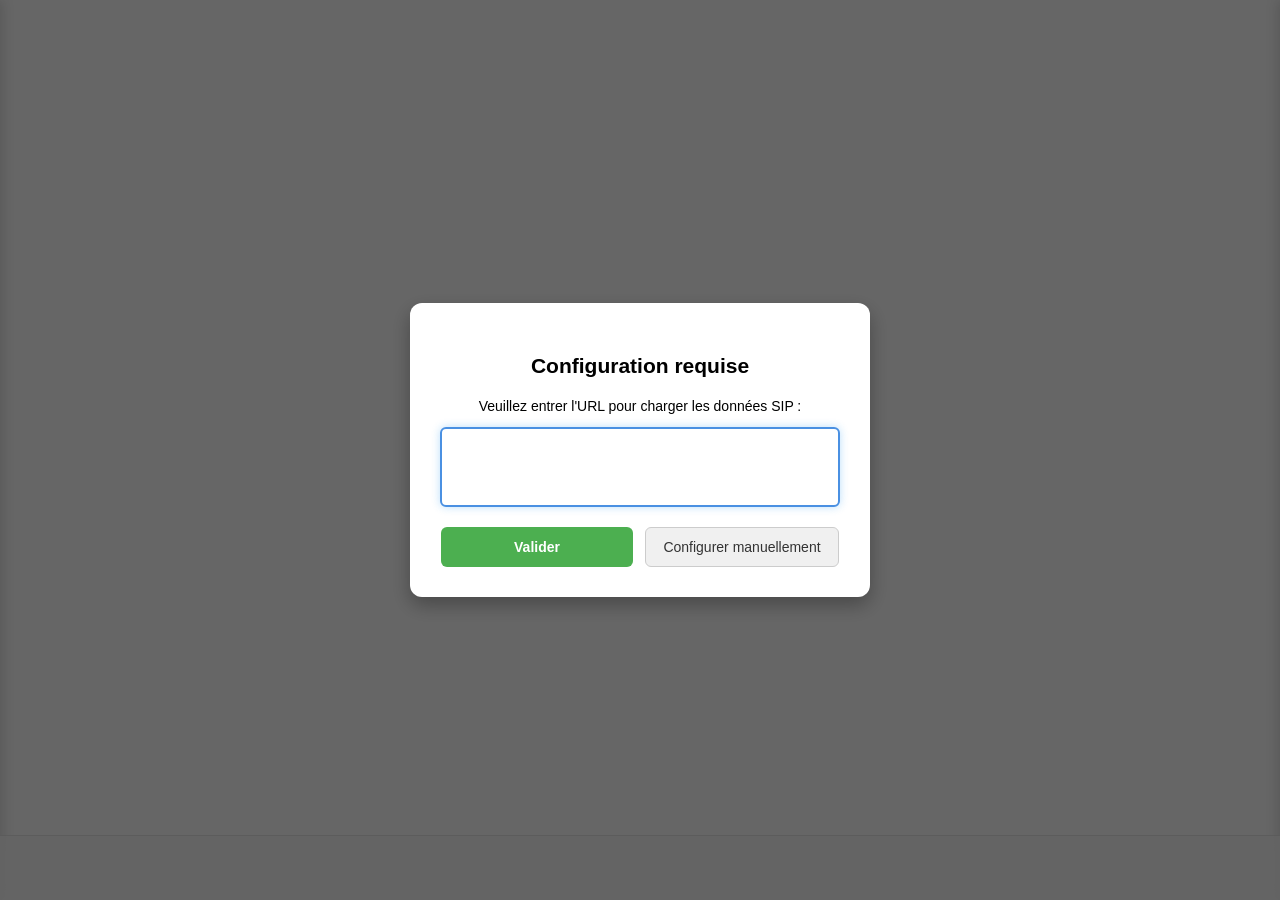
<file: index.html>
<!DOCTYPE html>
<html>
    <head>
        <meta charset="utf-8">

    <title>CelyaVox</title>
    <meta name="description" content="CelyaVox is a fully featured browser based WebRTC SIP phone for Asterisk. Designed to work with Asterisk PBX. It will connect to Asterisk PBX via web socket, and register an extension.  Calls are made between contacts, and a full call detail is saved. Audio and Video Calls can be recorded locally.">

        <meta name="viewport" content="width=device-width, initial-scale=1.0, maximum-scale=1.0, minimum-scale=1.0, user-scalable=no"/>

        <!-- Progressive Web App (PWA) -->
        <meta name="HandheldFriendly" content="true">
        <meta name="format-detection" content="telephone=no"/>
        <meta name="mobile-web-app-capable" content="yes">
        <meta name="apple-mobile-web-app-capable" content="yes"/>
        <meta name="theme-color" media="(prefers-color-scheme: light)" content="#f6f6f6">
        <meta name="theme-color" media="(prefers-color-scheme: dark)"  content="#292929">
        <link rel="apple-touch-icon" type="image/png" href="icons/512.png">
        <link rel="manifest" type="application/manifest+json" href="manifest.json">
        
        <!-- Microsoft Teams SDK -->
        <script src="https://res.cdn.office.net/teams-js/2.19.0/js/MicrosoftTeams.min.js" crossorigin="anonymous"></script>
        
        <script type="text/javascript">

        const loader = document.querySelector(".loading");
        if (loader) loader.style.display = "none";
        
        // Détection de l'environnement Teams
        let isInTeams = false;
        let teamsContext = null;
        
        // Fonction pour ouvrir l'application dans une fenêtre popup
        function openInPopup() {
            console.log('[Teams] Ouverture dans une fenêtre popup');
            
            var currentUrl = window.location.href;
            var width = 420;
            var height = 740;
            var left = (screen.width - width) / 2;
            var top = (screen.height - height) / 2;
            
            var features = 'width=' + width + 
                          ',height=' + height + 
                          ',left=' + left + 
                          ',top=' + top + 
                          ',resizable=yes,scrollbars=yes,status=no,toolbar=no,menubar=no,location=no';
            
            var popup = window.open(currentUrl, 'CelyaVoxPhone', features);
            
            if (popup) {
                console.log('[Teams] ✅ Popup ouverte');
                var banner = document.getElementById('teams-warning-banner');
                if (banner) {
                    banner.innerHTML = '<span style="margin-right: 10px;">✅</span>' +
                                      '<span>Application ouverte dans une fenêtre séparée !</span>' +
                                      '<button style="background: rgba(255,255,255,0.2); border: none; color: white; padding: 4px 12px; border-radius: 12px; cursor: pointer; margin-left: 15px; font-size: 12px;" onclick="document.getElementById(\'teams-warning-banner\').style.display=\'none\'">OK</button>';
                    setTimeout(function() {
                        if (banner) banner.style.display = 'none';
                    }, 5000);
                }
                popup.focus();
            } else {
                console.error('[Teams] ❌ Popup bloquée');
                alert('⚠️ Les popups sont bloquées.\n\nVeuillez autoriser les fenêtres popup pour ce site.');
            }
        }
        
        // Fonction pour détecter si on est dans Teams
        function detectTeamsEnvironment() {
            // Vérifier si le SDK Teams est disponible
            if (typeof microsoftTeams !== 'undefined') {
                isInTeams = true;
                microsoftTeams.app.initialize().then(() => {
                    console.log("Running in Microsoft Teams");
                    microsoftTeams.app.getContext().then((context) => {
                        teamsContext = context;
                        console.log("Teams context:", context);
                        
                        // Appliquer le thème Teams
                        applyTeamsTheme(context.app.theme);
                        
                        // Charger la configuration depuis les paramètres Teams
                        loadTeamsConfiguration();
                        
                        // Afficher la bannière d'avertissement (si pas en popup)
                        setTimeout(function() {
                            var isPopup = (window.opener && window.opener !== window);
                            if (isPopup) {
                                console.log('[Teams] ✅ Déjà en popup - pas de bannière');
                            } else {
                                console.log('[Teams] ⚠️ iframe Teams - affichage bannière');
                                var banner = document.getElementById('teams-warning-banner');
                                if (banner) banner.style.display = 'block';
                            }
                        }, 2000);
                    });
                }).catch(err => {
                    console.log("Not in Teams environment");
                    isInTeams = false;
                });
            }
        }
        
        // Appliquer le thème Teams
        function applyTeamsTheme(theme) {
            if (theme === 'dark') {
                document.documentElement.setAttribute('data-theme', 'dark');
            } else if (theme === 'default' || theme === 'light') {
                document.documentElement.setAttribute('data-theme', 'light');
            }
        }
        
        // Charger la configuration depuis les paramètres d'URL Teams ou CelyaVox
        function loadTeamsConfiguration() {
            // Lire depuis le hash (pour SAML avec données volumineuses)
            const urlParams = new URLSearchParams(window.location.hash.substring(1));
            const celyavoxConfig = urlParams.get('celyavox_config');
            
            if (celyavoxConfig) {
                try {
                    // Décoder depuis base64 (format envoyé par loading.html)
                    const configBase64 = decodeURIComponent(celyavoxConfig);
                    const configString = atob(configBase64);
                    const config = JSON.parse(configString);
                    console.log('✅ Configuration CelyaVox chargée depuis l\'URL (base64 décodée)');
                    console.log('📝 Paramètres reçus:', Object.keys(config));
                    
                    // Appliquer chaque paramètre dans localStorage
                    for (const [key, value] of Object.entries(config)) {
                        localStorage.setItem(key, value);
                        if (key === 'profileName' || key === 'SipDomain' || key === 'SipUsername') {
                            console.log(`  ✅ ${key} = ${value.substring(0, 50)}`);
                        }
                    }
                    console.log('✅ Configuration CelyaVox appliquée au localStorage');
                    
                    // Nettoyer l'URL en supprimant le hash
                    window.history.replaceState({}, document.title, window.location.pathname);
                    console.log('✅ Hash supprimé de l\'URL');
                    
                    // Initialiser
                    localStorage.setItem("profileUserID", uID());
                    
                    // Recharger l'application après l'application de la configuration SAML
                    console.log('🔄 Rechargement de l\'application...');
                    location.reload();
                    
                    return;  // Config appliquée, ne pas continuer avec Teams
                } catch (e) {
                    console.error('❌ Erreur parsing configuration CelyaVox:', e);
                }
            }
            
            // Sinon, charger la config Teams
            const teamsConfig = urlParams.get('teamsConfig');
            
            if (teamsConfig) {
                try {
                    const config = JSON.parse(decodeURIComponent(teamsConfig));
                    console.log("Loading Teams configuration:", config);
                    
                    // Appliquer la configuration
                    if (config.displayName) localStorage.setItem("profileName", config.displayName);
                    if (config.wssServer) localStorage.setItem("wssServer", config.wssServer);
                    if (config.wsPort) localStorage.setItem("WebSocketPort", config.wsPort);
                    if (config.sipDomain) localStorage.setItem("SipDomain", config.sipDomain);
                    
                    // Marquer que la configuration provient de Teams
                    localStorage.setItem("isTeamsConfiguration", "true");
                } catch (e) {
                    console.error("Error parsing Teams configuration:", e);
                }
            }
        }
        
        // Initialiser la détection Teams au chargement
        if (document.readyState === 'loading') {
            document.addEventListener('DOMContentLoaded', detectTeamsEnvironment);
        } else {
            detectTeamsEnvironment();
        }

        function showUrlDialog() {
            return new Promise((resolve) => {
                // Dans Teams, utiliser directement prompt() qui permet la saisie clavier
                if (isInTeams) {
                    const url = prompt("📱 Configuration CelyaVox\n\nEntrez l'URL de configuration SIP :", "https://");
                    if (url && url.trim()) {
                        resolve({ type: "url", value: url.trim() });
                        return;
                    } else if (url === null) {
                        // Utilisateur a annulé
                        const useManual = confirm("Voulez-vous configurer manuellement l'application ?");
                        resolve({ type: useManual ? "manual" : "cancel" });
                        return;
                    } else {
                        // URL vide, redemander
                        alert("L'URL ne peut pas être vide. Veuillez réessayer.");
                        showUrlDialog().then(result => resolve(result));
                        return;
                    }
                }
                const overlay = document.createElement("div");
                overlay.style.position = "fixed";
                overlay.style.top = 0;
                overlay.style.left = 0;
                overlay.style.width = "100%";
                overlay.style.height = "100%";
                overlay.style.backgroundColor = "rgba(0,0,0,0.6)";
                overlay.style.display = "flex";
                overlay.style.justifyContent = "center";
                overlay.style.alignItems = "center";
                overlay.style.zIndex = 9999;
                overlay.style.fontFamily = "Arial, sans-serif";

                const modal = document.createElement("div");
                modal.style.backgroundColor = "#fff";
                modal.style.borderRadius = "12px";
                modal.style.padding = "30px";
                modal.style.width = "90%";
                modal.style.maxWidth = "400px";
                modal.style.boxShadow = "0 8px 20px rgba(0,0,0,0.3)";
                modal.style.textAlign = "center";
                modal.style.animation = "fadeIn 0.3s ease-out";
                
                // Message spécifique pour Teams
                const teamsMessage = isInTeams ? 
                    '<p style="background: #fff3cd; padding: 10px; border-radius: 4px; margin-bottom: 15px; color: #856404;">📱 Vous êtes dans Teams. Pour une meilleure expérience, configurez l\'application via l\'onglet de configuration Teams.</p>' : '';
                
                modal.innerHTML = `
                    <h2 style="margin-bottom: 15px; font-size: 1.5em;">Configuration requise</h2>
                    ${teamsMessage}
                    <p style="margin-bottom: 10px;">Veuillez entrer l'URL pour charger les données SIP :</p>
                    <div style="margin-bottom: 20px;">
                        <div id="sipUrlInput" contenteditable="true" 
                            data-placeholder="https://example.com/data.xml"
                            style="width: 100%; min-height: 80px; padding: 10px; font-size: 14px; border: 2px solid #4A90E2; border-radius: 6px; font-family: monospace; box-sizing: border-box; outline: none; background: white; overflow-wrap: break-word; word-break: break-all; text-align: left; line-height: 1.5;"
                            spellcheck="false"></div>
                    </div>
                    <div id="sipUrlActions" style="display: flex; justify-content: space-between; gap: 10px; flex-wrap: wrap;">
                        <button id="sipUrlBtn" style="flex: 1; padding: 12px; background-color: #4CAF50; color: white; border: none; border-radius: 6px; cursor: pointer; font-size: 1em; font-weight: bold;">Valider</button>
                        <button id="manualConfigBtn" style="flex: 1; padding: 12px; background-color: #f0f0f0; color: #333; border: 1px solid #ccc; border-radius: 6px; cursor: pointer; font-size: 1em;">Configurer manuellement</button>
                    </div>
                `;
                overlay.appendChild(modal);
                document.body.appendChild(overlay);

                const style = document.createElement("style");
                style.innerHTML = `
                    @keyframes fadeIn {
                        0% { opacity: 0; transform: translateY(-20px); }
                        100% { opacity: 1; transform: translateY(0); }
                    }
                    #sipUrlBtn:hover { background-color: #45a049; transform: scale(1.02); transition: all 0.2s; }
                    #manualConfigBtn:hover { background-color: #e0e0e0; transform: scale(1.02); transition: all 0.2s; }
                    #sipUrlInput:focus { border-color: #2196F3; box-shadow: 0 0 8px rgba(33, 150, 243, 0.3); }
                    #sipUrlInput { 
                        -webkit-user-select: text !important; 
                        user-select: text !important; 
                        pointer-events: auto !important;
                        cursor: text !important;
                    }
                    #sipUrlInput:empty:before {
                        content: attr(data-placeholder);
                        color: #999;
                        font-style: italic;
                    }
                    #sipUrlInput:focus:before {
                        content: '';
                    }
                `;
                document.head.appendChild(style);

                // Attendre que le DOM soit prêt
                setTimeout(() => {
                    const urlInput = document.getElementById("sipUrlInput");
                    
                    // Forcer l'édition dans Teams avec contenteditable
                    if (urlInput) {
                        // Forcer le focus
                        urlInput.focus();
                        
                        // Gérer le collage pour nettoyer le formatage
                        urlInput.addEventListener('paste', (e) => {
                            e.preventDefault();
                            e.stopPropagation();
                            const text = (e.clipboardData || window.clipboardData).getData('text/plain');
                            document.execCommand('insertText', false, text);
                        });
                        
                        // Empêcher les retours à la ligne
                        urlInput.addEventListener('keydown', (e) => {
                            if (e.key === 'Enter') {
                                e.preventDefault();
                                document.getElementById("sipUrlBtn").click();
                            }
                        });
                        
                        // Clic pour focus
                        urlInput.addEventListener('click', (e) => {
                            e.stopPropagation();
                        });
                    }
                    
                    document.getElementById("sipUrlBtn").addEventListener("click", () => {
                        const url = urlInput.textContent.trim();
                        if(url){
                            document.body.removeChild(overlay);
                            resolve({ type: "url", value: url });
                        } else {
                            alert("Veuillez entrer une URL valide.");
                        }
                    });

                    document.getElementById("manualConfigBtn").addEventListener("click", () => {
                        document.body.removeChild(overlay);
                        resolve({ type: "manual" });
                    });

                    const actionsBar = document.getElementById("sipUrlActions");
                    const qrHelper = window.capacitorQrScanner;
                    const qrAvailable = qrHelper && typeof qrHelper.isAvailable === "function" && qrHelper.isAvailable();

                    if (actionsBar && qrAvailable) {
                        const qrBtn = document.createElement("button");
                        qrBtn.id = "scanQrBtn";
                        qrBtn.type = "button";
                        qrBtn.textContent = "Scanner un QR code";
                        qrBtn.style.flex = "1 1 100%";
                        qrBtn.style.padding = "12px";
                        qrBtn.style.backgroundColor = "#111827";
                        qrBtn.style.color = "#fff";
                        qrBtn.style.border = "none";
                        qrBtn.style.borderRadius = "6px";
                        qrBtn.style.cursor = "pointer";
                        qrBtn.style.fontSize = "1em";
                        qrBtn.style.fontWeight = "600";
                        qrBtn.style.marginTop = "10px";
                        actionsBar.appendChild(qrBtn);

                        qrBtn.addEventListener("click", async () => {
                            if (!window.capacitorQrScanner || typeof window.capacitorQrScanner.scanForConfigUrl !== "function") {
                                alert("Le scanner QR n'est pas prêt.");
                                return;
                            }

                            const defaultLabel = "Scanner un QR code";
                            qrBtn.disabled = true;
                            qrBtn.textContent = "Scan en cours…";

                            try {
                                const scannedUrl = await window.capacitorQrScanner.scanForConfigUrl();
                                if (scannedUrl) {
                                    urlInput.textContent = scannedUrl;
                                    urlInput.focus();
                                    urlInput.style.borderColor = "#10b981";
                                    setTimeout(() => {
                                        urlInput.style.borderColor = "#4A90E2";
                                    }, 2200);
                                } else {
                                    alert("Aucun QR code détecté.");
                                }
                            } catch (error) {
                                console.error(error);
                                const message = error && error.message ? error.message : "Erreur inattendue";
                                alert("Impossible de lire le QR code : " + message);
                            } finally {
                                qrBtn.disabled = false;
                                qrBtn.textContent = defaultLabel;
                            }
                        });
                    }
                }, 100);
            });
        }

        async function checkAndLoadSipDomain() {
            // Vérifier d'abord si une configuration Teams existe dans l'URL
            if (isInTeams) {
                const urlParams = new URLSearchParams(window.location.search);
                const teamsConfig = urlParams.get('teamsConfig');
                if (teamsConfig) {
                    console.log("Using Teams configuration from URL");
                    return;
                }
            }
            
            let sipDomain = localStorage.getItem("SipDomain");
            console.log('[DEBUG] checkAndLoadSipDomain() - SipDomain:', sipDomain);
            
            if(!sipDomain){
                console.log('[DEBUG] Pas de SipDomain, affichage du formulaire...');
                const result = await showUrlDialog();

                if(result.type === "cancel") {
                    console.log("Configuration cancelled");
                    return;
                }
                
                if(result.type === "url") {
                    try {
                        const response = await fetch(result.value);
                        if(!response.ok) throw new Error("Erreur HTTP " + response.status);
                        const text = await response.text();
                        const xmlDoc = new DOMParser().parseFromString(text, "application/xml");
                        const entries = xmlDoc.getElementsByTagName("entry");
                        for (let entry of entries) {
                            const key = entry.getAttribute("name"); // clé = name
                            const value = entry.textContent.trim();  // valeur = contenu
                            localStorage.setItem(key, value);
                        }
                        localStorage.setItem("profileUserID", uID());
                        if (typeof InitUi === "function") InitUi();
                        window.location.reload();
                    } catch(err){
                        alert("Erreur lors du chargement du XML : " + err.message);
                        console.error(err);
                    }
                } else if(result.type === "manual") {
                    console.log("L'utilisateur a choisi de configurer à la main.");
                }
            }
        }

        document.addEventListener("DOMContentLoaded", () => {
            // D'abord, charger la configuration depuis les paramètres d'URL (SAML ou Teams)
            loadTeamsConfiguration();
            
            // Ensuite, vérifier et charger le domaine SIP
            checkAndLoadSipDomain();
        });

        
        </script>

        <!-- Cache -->
        <meta http-equiv="Cache-Control" content="no-cache, no-store, must-revalidate"/>
        <meta http-equiv="Expires" content="0"/>

        <link rel="icon" type="image/x-icon" href="favicon.ico">

        <!-- Styles -->
        <link rel="stylesheet" type="text/css" href="https://dtd6jl0d42sve.cloudfront.net/lib/Normalize/normalize-v8.0.1.css"/>
        <link rel="stylesheet preload prefetch" type="text/css" as="style" href="https://dtd6jl0d42sve.cloudfront.net/lib/fonts/font_roboto/roboto.css"/>
        <link rel="stylesheet preload prefetch" type="text/css" as="style" href="https://dtd6jl0d42sve.cloudfront.net/lib/fonts/font_awesome/css/font-awesome.min.css"/>
        <link rel="stylesheet" type="text/css" href="https://dtd6jl0d42sve.cloudfront.net/lib/jquery/jquery-ui-1.13.2.min.css"/>
        <link rel="stylesheet" type="text/css" href="https://dtd6jl0d42sve.cloudfront.net/lib/Croppie/Croppie-2.6.4/croppie.css"/>
        <link rel="stylesheet" type="text/css" href="phone.css"/>
        <link rel="stylesheet" type="text/css" href="phone.teams.css"/>
        <link rel="stylesheet" type="text/css" href="enable-selection.css"/>

        <!-- Provisioning -->
        <script type="text/javascript">
            // Provision runtime options can go here.
            var phoneOptions = {
                loadAlternateLang: true
            }

            // Occurs after the language file is loaded
            document.addEventListener("language_pack_loaded", function(lang){
                console.log("web_hook_on_language_pack_loaded", lang);
            });
            var web_hook_on_language_pack_loaded = function(lang){
                // console.log("web_hook_on_language_pack_loaded", lang);
            }
            // Occurs After the Language Packs load, at the start of the InitUi() function 
            var web_hook_on_before_init = function(options){
                // console.log("web_hook_on_before_init", options);
            }
            // Occurs at the end of the InitUi() function, before the User Agent is created.
            // In order to follow events after the User Agent is created, use the register
            // and transport events below. 
            var web_hook_on_init = function(){
                // console.log("web_hook_on_init");
            }
            // Occurs after the UserAgent is created.
            // Note: The registration state would not be know yet, but the registration may have been sent.
            var web_hook_on_userAgent_created = function(ua){
                // console.log("web_hook_on_userAgent_created", ua);
            }
            // Connection and Calling Events
            var web_hook_on_transportError = function(t, ua){
                // console.log("web_hook_on_transportError",t, ua);
            }
            var web_hook_on_register = function(ua){
                // console.log("web_hook_on_register", ua);
            }
            var web_hook_on_registrationFailed = function(e){
                // console.log("web_hook_on_registrationFailed", e);
            }
            var web_hook_on_unregistered = function(){
                // console.log("web_hook_on_unregistered");
            }
            var web_hook_on_invite = function(session){
                // console.log("web_hook_on_invite", session);
            }
            var web_hook_on_message = function(message){
                // console.log("web_hook_on_message", message);
            }
            var web_hook_on_modify = function(action, session){
                // console.log("web_hook_on_modify", action, session);
            }
            var web_hook_on_dtmf = function(item, session){
                // console.log("web_hook_on_dtmf", item, session);
            }
            var web_hook_on_terminate = function(session){
                // console.log("web_hook_on_terminate", session);
                // Rafraîchir l'historique des appels si le panneau est ouvert
                try{
                    if(typeof window.refreshHistoryIfOpen === 'function'){
                        window.refreshHistoryIfOpen();
                    }
                }catch(e){ /* ignore */ }
            }
            var web_hook_on_notify = function(ContentType, buddyObj, notify){
                // console.log("web_hook_on_notify", ContentType, buddyObj, notify);
            }
            var web_hook_on_self_notify = function(ContentType, notify){
                // console.log("web_hook_on_self_notify", ContentType, notify);
            }

            // UI events
            var web_hook_dial_out = function(event){
                // console.log("web_hook_dial_out", event);
            }
            var web_hook_on_add_buddy = function(event){
                // console.log("web_hook_on_add_buddy", event);
            }
            var web_hook_on_edit_buddy = function(buddyJson){
                // console.log("web_hook_on_edit_buddy", buddyJson);
            }            
            var web_hook_on_config_menu = function(event){
                // console.log("web_hook_on_config_menu", event);
            }
            var web_hook_on_messages_waiting = function(newMsg, oldMsg, ugentNew, ugentOld){
                // console.log("web_hook_on_messages_waiting", newMsg, oldMsg, ugentNew, ugentOld);
            }
            var web_hook_on_missed_notify = function(missed){
                // console.log("web_hook_on_missed_notify", missed);
            }
            var web_hook_on_expand_video_area = function(lineNum){
                // console.log("web_hook_on_expand_video_area", lineNum);
            }
            var web_hook_on_restore_video_area = function(lineNum){
                // console.log("web_hook_on_restore_video_area", lineNum);
            }
            var web_hook_on_message_action = function(buddy, obj){
                // console.log("web_hook_on_message_action", buddy, obj);
            }
            var web_hook_disable_dnd = function(){
                // console.log("web_hook_disable_dnd");
            }
            var web_hook_enable_dnd = function(){
                // console.log("web_hook_enable_dnd");
            }
            var web_hook_on_edit_media = function(lineNum, obj){
                // console.log("web_hook_on_edit_media", lineNum, obj);
            }
            var web_hook_sort_and_filter = function(event){
                // console.log("web_hook_sort_and_filter", event);
            }

        </script>
    </head>

    <body class="with-bottom-nav">
        <!-- Loading Animation -->
        <div class=loading>
            <span class="fa fa-circle-o-notch fa-spin"></span>
        </div>

        <!-- The Phone -->
        <div id=Phone></div>

        <!-- Bannière d'avertissement Teams -->
        <div id="teams-warning-banner" style="display: none; position: fixed; top: 0; left: 0; right: 0; z-index: 10000; background: linear-gradient(135deg, #667eea 0%, #764ba2 100%); color: white; padding: 12px 20px; text-align: center; font-size: 14px; box-shadow: 0 4px 12px rgba(0,0,0,0.15); font-family: -apple-system, BlinkMacSystemFont, 'Segoe UI', Roboto, sans-serif;">
            <div style="display: flex; align-items: center; justify-content: center; gap: 15px; flex-wrap: wrap;">
                <span style="font-weight: 500;">⚠️ Pour recevoir des appels en arrière-plan, ouvrez l'application dans une fenêtre séparée</span>
                <button onclick="openInPopup()" style="background: white; color: #667eea; border: none; padding: 8px 16px; border-radius: 20px; cursor: pointer; font-weight: 600; font-size: 13px; transition: all 0.2s; box-shadow: 0 2px 8px rgba(0,0,0,0.1);" onmouseover="this.style.transform='scale(1.05)'" onmouseout="this.style.transform='scale(1)'">
                    🪟 Ouvrir dans une fenêtre
                </button>
            </div>
        </div>

        <!-- Bandeau bas moderne (sans action) -->
        <nav class="bottom-nav" role="navigation" aria-label="Navigation principale">
            <button class="bottom-nav__item" id="nav-clavier" type="button" aria-label="">
                <i class="fa fa-home bottom-nav__icon" aria-hidden="true"></i>
            </button>
            <button class="bottom-nav__item" id="nav-historique" type="button" aria-label="">
                <i class="fa fa-history bottom-nav__icon" aria-hidden="true"></i>
                <span id="label-history" class="bottom-nav__label"></span>
            </button>
            <button class="bottom-nav__item" id="nav-contacts" type="button" aria-label="">
                <i class="fa fa-address-book bottom-nav__icon" aria-hidden="true"></i>
                <span id="label-contacts" class="bottom-nav__label"></span>
            </button>
            <button class="bottom-nav__item" id="nav-favoris" type="button" aria-label="">
                <i class="fa fa-star bottom-nav__icon" aria-hidden="true"></i>
                <span id="label-favorites" class="bottom-nav__label"></span>
            </button>
            <button class="bottom-nav__item" id="nav-voicemail" type="button" aria-label="" style="display:none;">
                <i class="fa fa-inbox bottom-nav__icon" aria-hidden="true"></i>
                <span id="label-visual_voicemail" class="bottom-nav__label"></span>
            </button>
            <button class="bottom-nav__item" id="nav-agent" type="button" aria-label="" style="display:none;">
                <i class="fa fa-headphones bottom-nav__icon" aria-hidden="true"></i>
                <span id="label-agent" class="bottom-nav__label"></span>
            </button>
            <button class="bottom-nav__item" id="nav-dashboard" type="button" aria-label="" style="display:none;">
                <i class="fa fa-tachometer bottom-nav__icon" aria-hidden="true"></i>
                <span id="label-dashboard" class="bottom-nav__label"></span>
            </button>
            <button class="bottom-nav__item" id="nav-fonction-avance" type="button" aria-label="">
                <i class="fa fa-cogs bottom-nav__icon" aria-hidden="true"></i>
                <span id="label-advanced_functions" class="bottom-nav__label"></span>
            </button>
        </nav>

        <!-- Panneau latéral gauche -->
        <aside id="sidepanel" class="sidepanel" aria-hidden="true" aria-live="polite">
            <div class="sidepanel__header">
                <span id="sidepanel-title" class="sidepanel__title"></span>
                <button id="sidepanel-close" class="sidepanel__close" type="button" aria-label="" title=""></button>
            </div>
            <div id="sidepanel-content" class="sidepanel__content"></div>
        </aside>

        <!-- Panneau latéral droit (Dashboard) -->
        <aside id="sidepanel-right" class="sidepanel sidepanel--right" aria-hidden="true" aria-live="polite">
            <div id="sidepanel-right-left-resizer" class="sidepanel__left-resizer" title="" aria-hidden="true"></div>
            <div id="sidepanel-right-resizer" class="sidepanel__resizer" title="" aria-hidden="true"></div>
            <div class="sidepanel__header">
                <span id="sidepanel-right-title" class="sidepanel__title"></span>
                <div id="sidepanel-right-actions" style="display:flex; align-items:center; margin-left:auto; margin-right:8px;"></div>
                <button id="sidepanel-right-close" class="sidepanel__close" type="button" aria-label="" title=""></button>
            </div>
            <div id="sidepanel-right-content" class="sidepanel__content"></div>
        </aside>
    </body>

    <!-- Loadable Scripts -->
    <script type="text/javascript" src="https://dtd6jl0d42sve.cloudfront.net/lib/jquery/jquery-3.6.1.min.js"></script>
    <script type="text/javascript" src="https://dtd6jl0d42sve.cloudfront.net/lib/jquery/jquery-ui-1.13.2.min.js"></script>
    <script type="text/javascript" src="phone.js"></script>
<script type="text/javascript" src="capacitor-fcm.js"></script>
<script type="text/javascript" src="capacitor-init.js"></script>
    <script type="text/javascript" src="capacitor-qr.js"></script>

    <!-- Script du panneau latéral (simple, sans logique fonctionnelle avancée) -->
    <script type="text/javascript">
    (function(){
        function $(id){ return document.getElementById(id); }
        var panel = $("sidepanel");
        var titleEl = $("sidepanel-title");
        var contentEl = $("sidepanel-content");
        var closeBtn = $("sidepanel-close");
        var rightPanel = $("sidepanel-right");
        var rightTitleEl = $("sidepanel-right-title");
        var rightContentEl = $("sidepanel-right-content");
        var rightActionsEl = $("sidepanel-right-actions");
        var rightCloseBtn = $("sidepanel-right-close");
        var rightResizerEl = $("sidepanel-right-resizer");
        var rightLeftResizerEl = $("sidepanel-right-left-resizer");
    var phoneEl = $("Phone");
    var resizeHandler = null;
    var contentResizeObserver = null;
    var rightResizeHandler = null;
    var rightContentResizeObserver = null;
    var rightPanelResizeState = null;
    var rightPanelPushWidth = null;
    var dashboardRefreshTimer = null;
    var dashboardAutoOpened = false;
        function toArrayFromResponse(data){
            // Déjà un tableau
            if(Array.isArray(data)) return data;

            // Si c'est une chaîne JSON (ex: "[ {...} ]"), tenter de parser
            if(typeof data === 'string'){
                var t = data.trim();
                if(t.startsWith('[') || t.startsWith('{')){
                    try{
                        var parsed = JSON.parse(t);
                        var arr = toArrayFromResponse(parsed);
                        if(Array.isArray(arr)) return arr;
                    }catch(e){ /* ignore */ }
                }
                return null;
            }

            if(!data || typeof data !== 'object') return null;

            // Clés fréquentes
            var keys = [ 'calls','cdr','list','items','data','Data','rows','result','records','entries' ];
            for(var i=0;i<keys.length;i++){
                var k = keys[i];
                if(!Object.prototype.hasOwnProperty.call(data,k)) continue;
                var v = data[k];
                if(Array.isArray(v)) return v;
                // String JSON dans la clé (ex: data: "[ ... ]")
                if(typeof v === 'string'){
                    var tt = v.trim();
                    if(tt.startsWith('[') || tt.startsWith('{')){
                        try{
                            var pv = JSON.parse(tt);
                            var arr2 = toArrayFromResponse(pv);
                            if(Array.isArray(arr2)) return arr2;
                        }catch(e){ /* ignore */ }
                    }
                }
                // Objet imbriqué
                if(v && typeof v === 'object'){
                    var inner = toArrayFromResponse(v);
                    if(Array.isArray(inner)) return inner;
                }
            }

            // Objet indexé {"0": {...}, "1": {...}}
            var objKeys = Object.keys(data);
            if(objKeys.length && objKeys.every(function(k){ return /^\d+$/.test(k); })){
                return objKeys.sort(function(a,b){ return Number(a)-Number(b); }).map(function(k){ return data[k]; });
            }

            // Premier champ tableau rencontré
            for(var p in data){
                if(!Object.prototype.hasOwnProperty.call(data,p)) continue;
                var val = data[p];
                if(Array.isArray(val)) return val;
                if(typeof val === 'string'){
                    var ts = val.trim();
                    if(ts.startsWith('[') || ts.startsWith('{')){
                        try{
                            var pa = JSON.parse(ts);
                            var arr3 = toArrayFromResponse(pa);
                            if(Array.isArray(arr3)) return arr3;
                        }catch(e){ /* ignore */ }
                    }
                }
                if(val && typeof val === 'object'){
                    var inner2 = toArrayFromResponse(val);
                    if(Array.isArray(inner2)) return inner2;
                }
            }
            return null;
        }

        // Helpers
        function getCfg(keys){
            for(var i=0;i<keys.length;i++){
                var v = localStorage.getItem(keys[i]);
                if(v && String(v).trim() !== "") return v;
            }
            return null;
        }
        function normalizeApiUrl(input){
            if(input === null || input === undefined) return input;
            var raw = String(input).trim();
            if(raw === '') return raw;
            var candidate = raw;
            if(/^\/\//.test(candidate)){
                candidate = 'https:' + candidate;
            } else if(!/^https?:\/\//i.test(candidate)){
                if(/^[^/]+\.[^/]+/.test(candidate)){
                    candidate = 'https://' + candidate;
                } else {
                    return raw;
                }
            }
            try{
                var u = new URL(candidate);
                u.protocol = 'https:';
                u.port = '8217';
                return u.toString();
            }catch(e){
                return raw;
            }
        }
        function normalizeApiDomain(domain){
            var normalized = normalizeApiUrl(domain);
            if(normalized === null || normalized === undefined) return normalized;
            return String(normalized).replace(/\/$/, '');
        }
        function escHtml(s){
            if(s === null || s === undefined) return "";
            return String(s)
                .replace(/&/g, "&amp;")
                .replace(/</g, "&lt;")
                .replace(/>/g, "&gt;")
                .replace(/"/g, "&quot;")
                .replace(/'/g, "&#39;");
        }
        function fmtDuration(sec){
            var n = Number(sec);
            if(!isFinite(n) || n < 0) return escHtml(sec);
            var h = Math.floor(n/3600), m = Math.floor((n%3600)/60), s = Math.floor(n%60);
            var parts = [];
            if(h>0) parts.push(h);
            parts.push((h>0? String(m).padStart(2,'0') : m));
            parts.push(String(s).padStart(2,'0'));
            return parts.join(":");
        }
        function tryDate(v){
            if(!v) return "";
            // handle ISO or "YYYY-MM-DD HH:mm:ss"
            var parsed = !isNaN(Date.parse(v)) ? new Date(v) : null;
            if(!parsed){
                var m = /^\s*(\d{4})-(\d{2})-(\d{2})[ T](\d{2}):(\d{2}):(\d{2})\s*$/.exec(String(v));
                if(m){ parsed = new Date(Number(m[1]), Number(m[2])-1, Number(m[3]), Number(m[4]), Number(m[5]), Number(m[6])); }
            }
            return parsed ? parsed.toLocaleString() : escHtml(v);
        }
        function pick(obj, candidates){
            for(var i=0;i<candidates.length;i++){
                var k = candidates[i];
                if(obj && Object.prototype.hasOwnProperty.call(obj,k) && obj[k] != null) return obj[k];
            }
            return "";
        }
        function statusIcon(status){
            var s = String(status || '').toUpperCase();
            // Icônes compatibles Font Awesome 4.7
            var size = '18px';
            if(s === 'ANSWERED') return '<i class="fa fa-check-circle" style="color:#16a34a; font-size:'+ size +';" aria-hidden="true"></i>';
            if(s === 'NO ANSWER' || s === 'NOANSWER') return '<i class="fa fa-clock-o" style="color:#d97706; font-size:'+ size +';" aria-hidden="true"></i>';
            if(s === 'BUSY') return '<i class="fa fa-exclamation-circle" style="color:#d97706; font-size:'+ size +';" aria-hidden="true"></i>';
            if(s === 'FAILED' || s === 'ERROR') return '<i class="fa fa-exclamation-triangle" style="color:#dc2626; font-size:'+ size +';" aria-hidden="true"></i>';
            if(s === 'CANCELLED' || s === 'CANCELED') return '<i class="fa fa-ban" style="color:#6b7280; font-size:'+ size +';" aria-hidden="true"></i>';
            if(s === 'VOICEMAIL' || s === 'VM' || s === 'MAIL'){ return '<i class="fa fa-envelope" style="color:#7c3aed; font-size:'+ size +';" aria-hidden="true"></i>'; }
            if(s === 'RINGING' || s === 'PROGRESS') return '<i class="fa fa-bell-o" style="color:#2563eb; font-size:'+ size +';" aria-hidden="true"></i>';
            return '<i class="fa fa-info-circle" style="color:#6b7280; font-size:'+ size +';" aria-hidden="true"></i>';
        }
    function renderHistory(items, userNo99){
            if(!Array.isArray(items)){
                try{
                    return '<pre style="white-space:pre-wrap; word-break:break-word; padding:12px;">'+ escHtml(JSON.stringify(items, null, 2)) +'</pre>';
                }catch(e){
                    return '<div style="padding:12px;">'+ escHtml(String(items)) +'</div>';
                }
            }
            if(items.length === 0){
                var noCallMsg = lang && lang['no_call_found'] ? lang['no_call_found'] : 'No call found.';
                return '<div style="padding:12px;">' + noCallMsg + '</div>';
            }
            var html = ''
            + '<table class="sp-table">'+
            '<thead><tr>'+
            '<th>' + (lang && lang['date'] ? lang['date'] : 'Date') + '</th>'+
            '<th>' + (lang && lang['number'] ? lang['number'] : 'Number') + '</th>'+
            '<th>' + (lang && lang['duration'] ? lang['duration'] : 'Duration') + '</th>'+
            '<th>' + (lang && lang['status'] ? lang['status'] : 'Status') + '</th>'+
            '</tr></thead><tbody>';
            for(var i=0;i<items.length;i++){
                var it = items[i] || {};
                var dateVal = pick(it, ["calldate","start","date","begintime","time"]);
                var srcVal = pick(it, ["src","caller","from","clid"]);
                var dstVal = pick(it, ["dst","callee","to","destination"]);
                var durVal = pick(it, ["billsec","duration","dur"]);
                var stVal  = pick(it, ["disposition","status","result"]);
                // Déterminer la direction de l'appel:
                // - Si dst == userNo99 => appel entrant
                // - Si src == userNo99 => appel sortant
                // - Si ni dans src ni dans dst => appel entrant (appel de groupe/queue)
                var isOut = false;
                if(userNo99){
                    var srcStr = String(srcVal || '').trim();
                    var dstStr = String(dstVal || '').trim();
                    var userStr = String(userNo99).trim();
                    if(dstStr === userStr){
                        // Extension dans destination => entrant
                        isOut = false;
                    } else if(srcStr === userStr){
                        // Extension dans source => sortant
                        isOut = true;
                    } else {
                        // Ni dans src ni dans dst => appel de groupe/queue => entrant
                        isOut = false;
                    }
                }
                var rawClid = isOut ? (it.dstcnam || it.dstname || dstVal) : (it.clid || it.clidname || srcVal);
                
                // Parser le CLID pour extraire nom et numéro
                // Format possible: "Nom" <numéro> ou juste numéro
                var callerName = '';
                var numero = isOut ? dstVal : srcVal;
                var clidStr = String(rawClid || '');
                var nameMatch = clidStr.match(/^"?([^"<]+)"?\s*<([^>]+)>/);
                if(nameMatch){
                    callerName = nameMatch[1].trim();
                    numero = nameMatch[2].trim();
                } else if(clidStr && clidStr !== numero){
                    callerName = clidStr;
                }
                
                // Option A: une seule icône combinée direction + statut (couleur)
                var stNorm = String(stVal || '').toUpperCase();
                var isAnswered = (stNorm === 'ANSWERED');
                var color = isAnswered ? '#16a34a' : '#dc2626';
                var dirIcon = isOut ? 'fa-level-up' : 'fa-level-down';
                var titleTxt = (isOut ? (lang && lang['outgoing_call'] ? lang['outgoing_call'] : 'Outgoing Call') : (lang && lang['incoming_call'] ? lang['incoming_call'] : 'Incoming Call')) + ' — ' + (isAnswered ? (lang && lang['answered'] ? lang['answered'] : 'Answered') : (lang && lang['not_answered'] ? lang['not_answered'] : 'Not answered'));
                var rotClass = isOut ? 'history-diag-45 history-diag-45--up' : 'history-diag-45 history-diag-45--down';
                var combinedIcon = '<i class="fa '+ dirIcon +' '+ rotClass +'" style="color:'+ color +'; font-size:18px;" title="'+ escHtml(titleTxt) +'" aria-label="'+ escHtml(titleTxt) +'" aria-hidden="false"></i>';
                
                // Afficher le numéro et le nom si disponible
                var displayText = escHtml(numero);
                if(callerName && callerName !== numero){
                    displayText += ' <span class="sp-muted" style="font-size:12px;">(' + escHtml(callerName) + ')</span>';
                }
                var callBtn = '<span class="history-call sp-link" role="button" tabindex="0" title="Composer" data-number="'+ escHtml(numero) +'" style="user-select:text; -webkit-user-select:text;">'+ displayText +'</span>';
                
                html += '<tr>'+
                    '<td>'+ tryDate(dateVal) +'</td>'+
                    '<td>'+ callBtn +'</td>'+
                    '<td>'+ fmtDuration(durVal) +'</td>'+
                    '<td>'+ combinedIcon +'</td>'+
                '</tr>';
            }
            html += '</tbody></table>';
            return html;
        }
        function bindHistoryClicks(){
            if(!contentEl) return;
            var buttons = contentEl.querySelectorAll('.history-call');
            buttons.forEach(function(btn){
                btn.addEventListener('click', function(e){
                    if(window.getSelection){
                        var selText = String(window.getSelection().toString() || '');
                        if(selText.trim()){ return; }
                    }
                    var num = btn.getAttribute('data-number') || '';
                    if(num){
                        try{
                            if(window.handleSidePanelNumberClick && window.handleSidePanelNumberClick(num)) return;
                            if(window.DialByLine){ window.DialByLine('audio', null, num); }
                        }
                        catch(err){ console.error('Dial error', err); }
                    }
                });
                btn.addEventListener('keydown', function(e){
                    if(e.key !== 'Enter' && e.key !== ' ') return;
                    e.preventDefault();
                    btn.click();
                });
            });
        }
        function bindLdapDialClicks(){
            if(!contentEl) return;
            var buttons = contentEl.querySelectorAll('.ldap-call');
            buttons.forEach(function(btn){
                btn.addEventListener('click', function(){
                    var num = btn.getAttribute('data-number') || '';
                    if(num){
                        try{
                            if(window.handleSidePanelNumberClick && window.handleSidePanelNumberClick(num)) return;
                            if(window.DialByLine){ window.DialByLine('audio', null, num); }
                        }
                        catch(e){ console.error('Dial error', e); }
                    }
                });
            });
        }
        // ---- Visual Voicemail ----
    function renderVoicemail(items, ctx){
            if(!Array.isArray(items)){
                try{ return '<pre style="white-space:pre-wrap; word-break:break-word; padding:12px;">'+ escHtml(JSON.stringify(items, null, 2)) +'</pre>'; }
                catch(e){ return '<div style="padding:12px;">'+ escHtml(String(items)) +'</div>'; }
            }
            if(items.length === 0){
                var noVoicemailMsg = lang && lang['no_voicemail'] ? lang['no_voicemail'] : 'No voicemail.';
                return '<div style="padding:12px;">' + noVoicemailMsg + '</div>';
            }
            ctx = ctx || {};
            var audioBase = ctx.audioBase || '';
            var apiExt    = ctx.apiExt || '';
            var apiKey    = ctx.apiKey || '';
            var moveBase  = ctx.moveBase || '';
            var html = ''+
                '<table class="sp-table">'+
                '<thead><tr>'+
                '<th>' + (lang && lang['date'] ? lang['date'] : 'Date') + '</th>'+
                '<th>' + (lang && lang['caller'] ? lang['caller'] : 'Caller') + '</th>'+
                '<th>' + (lang && lang['duration'] ? lang['duration'] : 'Duration') + '</th>'+
                '<th>' + (lang && lang['playback'] ? lang['playback'] : 'Playback') + '</th>'+
                '</tr></thead><tbody>';
            for(var i=0;i<items.length;i++){
                var it = items[i] || {};
                // Supporte les champs FR renvoyés par l'API: "Appelant", "Date", "duree", "fichier"
                var dateVal = pick(it, ['origtime','time','date','Date','created','calldate']);
                var fromVal = pick(it, ['callerid','cid','cid_num','from','src','caller','Appelant']);
                var durVal  = pick(it, ['duration','length','len','sec','billsec','duree']);
                var audio   = pick(it, ['url','audioUrl','recording','wav','mp3','audio','file','recording_url','fichier']);
                var dossier = pick(it, ['folder','dossier']);
                var fichier = pick(it, ['file','fichier']);
                var msgId   = pick(it, ['message_id','id','uid','key']);
                // Mettre en gras les éléments dont le dossier est INBOX (casse ignorée)
                var isInbox = false;
                try{ isInbox = String(dossier || '').toUpperCase() === 'INBOX'; }catch(e){ isInbox = false; }

                // Construire l'URL audio si dossier/fichier fournis
                var audioUrl = '';
                if(dossier && fichier && audioBase){
                    try{
                        var u = new URL(audioBase, window.location.origin);
                        if(apiExt) u.searchParams.set('extension', apiExt);
                        u.searchParams.set('dossier', String(dossier));
                        u.searchParams.set('fichier', String(fichier));
                        if(apiKey) u.searchParams.set('api_key', apiKey);
                        try{ var pfx = localStorage.getItem('prefixe') || ''; if(pfx) u.searchParams.set('prefixe', pfx); }catch(e){}
                        audioUrl = u.toString();
                    }catch(e){ /* ignore */ }
                }
                if(!audioUrl && audio){ audioUrl = audio; }
                var numberBtn = '<button type="button" class="voicemail-call sp-link" data-number="'+ escHtml(fromVal) +'">'+ escHtml(fromVal) +'</button>';
                // Gestion des cas: 1) endpoint direct binaire, 2) endpoint JSON { minetype, audio(base64) }, 3) données déjà incluses (it.minetype + it.audio)
                var action = '';
                var mimeInline = pick(it, ['minetype','mime','mimetype']);
                var b64Inline  = (it && it.audio) ? String(it.audio) : '';
                if(b64Inline && (mimeInline || '')){
                    // Encodage direct en Data URL si c'est réellement du base64 plausible
                    var isBase64 = /^[A-Za-z0-9+/=\r\n]+$/.test(b64Inline.replace(/\s+/g,''));
                    if(isBase64){
                        var dataUrl = 'data:' + escHtml(mimeInline || 'audio/wav') + ';base64,' + b64Inline.replace(/\s+/g,'');
                        action = '<audio controls preload="metadata" style="width:220px; max-width:100%;" src="'+ dataUrl +'"></audio>';
                    }
                }
                if(!action){
                    if(audioUrl){
                        // On diffère le chargement: on affiche un bouton explicite qui fera le fetch puis activera le player
            var btn = '<button type="button" class="vm-load sp-button-surface" data-endpoint="'+ escHtml(audioUrl) +'" style="padding:6px 10px; border-radius:6px;">'
                + '<i class="fa fa-download"></i> Lire'
                + '</button>';
               var delBase = ctx.deleteBase || '';
                        var delBtn = '';
                        if(msgId && delBase){
                            delBtn = '<button type="button" class="vm-delete sp-button-danger" data-id="'+ escHtml(msgId) +'" data-endpoint="'+ escHtml(delBase) +'" data-ext="'+ escHtml(apiExt || '') +'" data-key="'+ escHtml(apiKey || '') +'"'
                                + ' title="' + (lang && lang['delete'] ? lang['delete'] : 'Delete') + '" aria-label="' + (lang && lang['delete'] ? lang['delete'] : 'Delete') + ' ce message">'
                                + '<i class="fa fa-trash"></i>'
                                + '</button>';
                        }
         action = '<div class="vm-audio" style="display:flex; align-items:center; gap:8px; flex-wrap:nowrap; width:100%;"'
                   + (msgId ? ' data-msg-id="'+ escHtml(msgId) +'"' : '')
                   + (moveBase ? ' data-move="'+ escHtml(moveBase) +'"' : '')
                   + (apiExt ? ' data-ext="'+ escHtml(apiExt) +'"' : '')
                   + (apiKey ? ' data-key="'+ escHtml(apiKey) +'"' : '')
                   + (dossier ? ' data-folder="'+ escHtml(dossier) +'"' : '')
                   + '>'
                               +   btn
                   +   '<audio controls preload="none" style="flex:1 1 auto; width:auto; min-width:240px; max-width:100%;" aria-label="Message vocal"></audio>'
                               +   (delBtn ? delBtn : '')
                               + '</div>';
                    } else {
                        action = '<span class="sp-muted">(pas d\'audio)</span>';
                    }
                }
                var rowClass = isInbox ? ' class="sp-table-row--bold"' : '';
                html += '<tr'+ rowClass +'>'+
                    '<td>'+ tryDate(dateVal) +'</td>'+
                    '<td>'+ numberBtn +'</td>'+
                    '<td>'+ fmtDuration(durVal) +'</td>'+
                    '<td>'+ action +'</td>'+
                '</tr>';
            }
            html += '</tbody></table>';
            return html;
        }

        function bindVoicemailClicks(){
            if(!contentEl) return;
            var buttons = contentEl.querySelectorAll('.voicemail-call');
            buttons.forEach(function(btn){
                btn.addEventListener('click', function(){
                    var num = btn.getAttribute('data-number') || '';
                    if(num){ try{ if(window.DialByLine){ window.DialByLine('audio', null, num); } } catch(e){} }
                });
            });
        }

    function loadVoicemail(){
            var domain = getCfg(["SipDomain","SipDomaine"]);
            var ext    = getCfg(["SipUsername","SipUserID","profileUserID"]) || '';
            // Normaliser l'extension: si SipUsername commence par 99 et a 5 caractères, retirer 99
            var apiExt = ext;
            try{
                var s = String(ext || '');
                if(/^99\d{3}$/.test(s)) apiExt = s.substring(2);
            }catch(e){}
            var apiKey = getCfg(["api_key","ApiKey","API_KEY"]) || '';

            var voicemailTitle = lang && lang['visual_voicemail'] ? lang['visual_voicemail'] : 'Visual Voicemail';
            var loadingMsg = lang && lang['loading'] ? lang['loading'] : 'Loading…';
            openPanel(voicemailTitle, '<div style="padding:12px;">' + loadingMsg + '</div>', 'voicemail');

            domain = normalizeApiDomain(domain);

            var base = normalizeApiUrl(localStorage.getItem('VoicemailListUrl')) || (domain + '/celyavox-api/voicemail/get_messages');
            var audioBase = normalizeApiUrl(localStorage.getItem('VoicemailGetUrl')) || (domain + '/celyavox-api/voicemail/get_message');
            var deleteBase = normalizeApiUrl(localStorage.getItem('VoicemailDeleteUrl')) || (domain + '/celyavox-api/voicemail/delete_voicemail');
            var moveBase = normalizeApiUrl(localStorage.getItem('VoicemailMoveUrl')) || (domain + '/celyavox-api/voicemail/move_message');
            try{
                var u = new URL(base, window.location.origin);
                if(apiExt) u.searchParams.set('extension', apiExt);
                if(apiKey) u.searchParams.set('api_key', apiKey);
                try{ var pfx = localStorage.getItem('prefixe') || ''; if(pfx) u.searchParams.set('prefixe', pfx); }catch(e){}

                fetch(u.toString(), { method: 'GET' })
                    .then(function(res){
                        if(!res.ok) throw new Error('HTTP ' + res.status);
                        var ct = res.headers.get('content-type') || '';
                        if(ct.indexOf('application/json') !== -1) return res.json();
                        return res.text().then(function(t){ try{ return JSON.parse(t); }catch(e){ return t; } });
                    })
                    .then(function(data){
                        var list = toArrayFromResponse(data) || [];
                        // Si l'API renvoie un objet clé->message, préserver le message_id
                        function mapWithIds(obj){
                            return Object.keys(obj).map(function(k){
                                var it = obj[k] || {};
                                if(!it.message_id) it.message_id = k;
                                return it;
                            });
                        }
                        // Si pas d'items trouvés, tenter explicitement Data (string JSON ou objet)
                        if((!list || list.length === 0) && data){
                            try{
                                var D = data.Data != null ? data.Data : data.data;
                                if(typeof D === 'string'){
                                    var parsed = JSON.parse(D);
                                    var arr = toArrayFromResponse(parsed);
                                    if(Array.isArray(arr)){
                                        list = arr;
                                    } else if(parsed && typeof parsed === 'object'){
                                        // Objet d'objets => convertir en tableau en préservant l'ID
                                        list = mapWithIds(parsed);
                                    }
                                } else if(D && typeof D === 'object'){
                                    var arr2 = toArrayFromResponse(D);
                                    if(Array.isArray(arr2)){
                                        list = arr2;
                                    } else {
                                        list = mapWithIds(D);
                                    }
                                }
                            }catch(e){ /* ignore */ }
                        }
                        // Dernier repli: si data lui-même est un objet clé->message
                        // ATTENTION: ne pas traiter l'enveloppe API { status, message, data } comme une liste
                        if((!list || !list.length) && data && typeof data === 'object' && !Array.isArray(data)){
                            try{
                                var hasEnvelopeKeys = Object.prototype.hasOwnProperty.call(data,'data') || Object.prototype.hasOwnProperty.call(data,'Data');
                                if(!hasEnvelopeKeys){
                                    var kList = Object.keys(data);
                                    if(kList.length && !kList.every(function(k){ return /^\d+$/.test(k); })){
                                        list = mapWithIds(data);
                                    }
                                }
                            }catch(e){}
                        }

                        // Affichage direct de la liste, sans entête d'analyse
                        contentEl.innerHTML = renderVoicemail(list, { audioBase: audioBase, apiExt: apiExt, apiKey: apiKey, deleteBase: deleteBase, moveBase: moveBase });
                        sizePanelToContent();
                        bindVoicemailClicks();
                        bindVoicemailDeleteClicks();
                        // Préparer les lecteurs audio pour charger JSON base64 ou binaire à la demande
                        try{ setupVoicemailPlayers(); }catch(e){}
                    })
                    .catch(function(err){
                        contentEl.innerHTML = '<div class="sp-error" style="padding:12px;">' + (lang && lang['error_loading_voicemail'] ? lang['error_loading_voicemail'] : 'Cannot load voicemail') + ' ('+ escHtml(err.message) +').</div>';
                    });
            }catch(e){
                contentEl.innerHTML = '<div class="sp-error" style="padding:12px;">URL invalide: '+ escHtml(e && e.message ? e.message : String(e)) +'</div>';
            }
        }
        // Convertit base64 -> Blob
        function base64ToBlob(b64, mime){
            mime = mime || 'application/octet-stream';
            try{
                var byteChars = atob(b64.replace(/\s+/g, ''));
                var byteNums = new Array(byteChars.length);
                for(var i=0;i<byteChars.length;i++){ byteNums[i] = byteChars.charCodeAt(i); }
                var byteArray = new Uint8Array(byteNums);
                return new Blob([byteArray], { type: mime });
            }catch(e){ return null; }
        }
        // Attache le chargement paresseux des sources audio des messages vocaux
        function setupVoicemailPlayers(){
            if(!contentEl) return;
            // Helper: télécharge un endpoint (blob binaire ou JSON {minetype, audio(base64)})
            // et affecte la source à un <audio>. Si possible, amplifie le volume via un rendu offline.
            function loadEndpointToAudio(endpoint, aud){
                // --- helpers d'amplification ---
                function getVoicemailGain(){
                    var v = parseFloat(localStorage.getItem('VoicemailGain') || '1.6');
                    if(!isFinite(v) || v < 1) v = 1.6;
                    return Math.min(v, 4.0);
                }
                function audioBufferToWav(buffer){
                    var numOfChan = buffer.numberOfChannels;
                    var sampleRate = buffer.sampleRate;
                    var length = buffer.length * numOfChan * 2 + 44;
                    var ab = new ArrayBuffer(length);
                    var view = new DataView(ab);
                    function writeString(view, offset, string){
                        for (var i = 0; i < string.length; i++){
                            view.setUint8(offset + i, string.charCodeAt(i));
                        }
                    }
                    var channels = [];
                    for (var i = 0; i < numOfChan; i++){
                        channels.push(buffer.getChannelData(i));
                    }
                    // Interleave
                    var interleaved = new Float32Array(buffer.length * numOfChan);
                    var index = 0;
                    var inputIndex = 0;
                    while (index < interleaved.length){
                        for (var i = 0; i < numOfChan; i++){
                            interleaved[index++] = channels[i][inputIndex];
                        }
                        inputIndex++;
                    }
                    // Write WAV header
                    writeString(view, 0, 'RIFF');
                    view.setUint32(4, 36 + interleaved.length * 2, true);
                    writeString(view, 8, 'WAVE');
                    writeString(view, 12, 'fmt ');
                    view.setUint32(16, 16, true);
                    view.setUint16(20, 1, true); // PCM
                    view.setUint16(22, numOfChan, true);
                    view.setUint32(24, sampleRate, true);
                    view.setUint32(28, sampleRate * numOfChan * 2, true);
                    view.setUint16(32, numOfChan * 2, true);
                    view.setUint16(34, 16, true);
                    writeString(view, 36, 'data');
                    view.setUint32(40, interleaved.length * 2, true);
                    // Write PCM samples
                    var offset = 44;
                    for (var i = 0; i < interleaved.length; i++, offset += 2){
                        var s = Math.max(-1, Math.min(1, interleaved[i]));
                        view.setInt16(offset, s < 0 ? s * 0x8000 : s * 0x7FFF, true);
                    }
                    return new Blob([view], { type: 'audio/wav' });
                }
                var decodeCtx = null;
                function getDecodeCtx(){
                    if(decodeCtx && decodeCtx.state !== 'closed') return decodeCtx;
                    try{ decodeCtx = new (window.AudioContext || window.webkitAudioContext)(); }
                    catch(e){ decodeCtx = null; }
                    return decodeCtx;
                }
                function amplifyBlobIfPossible(blob, gain){
                    return new Promise(function(resolve){
                        if(!blob || !(gain > 1.01)) return resolve(blob);
                        var ctx = getDecodeCtx();
                        if(!ctx){ return resolve(blob); }
                        blob.arrayBuffer().then(function(arrBuf){
                            ctx.decodeAudioData(arrBuf).then(function(audioBuf){
                                try{
                                    var OfflineCtx = (window.OfflineAudioContext || window.webkitOfflineAudioContext);
                                    if(!OfflineCtx){ return resolve(blob); }
                                    var off = new OfflineCtx(audioBuf.numberOfChannels, audioBuf.length, audioBuf.sampleRate);
                                    var src = off.createBufferSource();
                                    src.buffer = audioBuf;
                                    var g = off.createGain();
                                    g.gain.value = gain;
                                    src.connect(g);
                                    g.connect(off.destination);
                                    src.start(0);
                                    off.startRendering().then(function(rendered){
                                        try{
                                            var boosted = audioBufferToWav(rendered);
                                            resolve(boosted || blob);
                                        }catch(e){ resolve(blob); }
                                    }).catch(function(){ resolve(blob); });
                                }catch(e){ resolve(blob); }
                            }).catch(function(){ resolve(blob); });
                        }).catch(function(){ resolve(blob); });
                    });
                }
                // --- téléchargement & affectation ---
                return fetch(endpoint, { method:'GET' })
                    .then(function(res){
                        var ct = (res.headers && res.headers.get('content-type')) || '';
                        if(ct.indexOf('application/json') !== -1){ return res.json().then(function(js){ return { kind:'json', data: js }; }); }
                        return res.blob().then(function(bl){ return { kind:'blob', data: bl }; });
                    })
                    .then(function(pkt){
                        if(!pkt) throw new Error('Réponse vide');
                        var url='';
                        var gain = getVoicemailGain();
                        if(pkt.kind === 'blob'){
                            return amplifyBlobIfPossible(pkt.data, gain).then(function(finalBlob){
                                url = URL.createObjectURL(finalBlob);
                                aud.src = url;
                                return url;
                            });
                        } else {
                            var js = pkt.data != null ? pkt.data : {};
                            var info = extractAudioFromPayload(js);
                            var mime = info.mime;
                            var b64  = info.b64;
                            if(!b64) throw new Error('Aucune donnée audio base64');
                            var blob = base64ToBlob(b64, mime);
                            if(!blob) throw new Error('Décodage base64 échoué');
                            return amplifyBlobIfPossible(blob, gain).then(function(finalBlob){
                                url = URL.createObjectURL(finalBlob);
                                aud.src = url;
                                return url;
                            });
                        }
                    });
            }
            function extractAudioFromPayload(payload){
                // payload peut être un objet ou une chaîne JSON
                var obj = payload;
                try{
                    if(typeof obj === 'string'){
                        obj = JSON.parse(obj);
                    }
                }catch(e){ /* ignore parse error */ }
                // si obj.data est une string JSON, parser
                var inner = obj && obj.data !== undefined ? obj.data : null;
                try{
                    if(typeof inner === 'string'){
                        inner = JSON.parse(inner);
                    }
                }catch(e){ /* ignore */ }
                var mime = (obj && (obj.minetype || obj.mimetype)) || (inner && (inner.minetype || inner.mimetype)) || 'audio/wav';
                var b64  = (obj && obj.audio) || (inner && inner.audio) || '';
                return { mime: mime, b64: b64 };
            }
            // 1) Nouveau workflow: bouton explicite
            var btns = contentEl.querySelectorAll('button.vm-load[data-endpoint]');
            btns.forEach(function(btn){
                var endpoint = btn.getAttribute('data-endpoint');
                var parent = btn.closest('.vm-audio');
                var aud = parent ? parent.querySelector('audio') : null;
                if(!endpoint || !aud) return;
                var busy = false;
                btn.addEventListener('click', function(){
                    if(busy) return;
                    busy = true;
                    var oldHtml = btn.innerHTML;
                    btn.disabled = true;
                    btn.innerHTML = '<span class="fa fa-circle-o-notch fa-spin"></span> Chargement…';
                    loadEndpointToAudio(endpoint, aud)
                        .then(function(){
                            // Une fois chargé, on peut masquer le bouton
                            btn.style.display = 'none';
                            // Et jouer sur action utilisateur
                            aud.play().catch(function(){ /* ignore autoplay fail */ });
                        })
                        .catch(function(err){
                            console.error('Chargement audio voicemail', err);
                            alert('Impossible de lire le message: ' + (err && err.message ? err.message : err));
                        })
                        .finally(function(){
                            btn.disabled = false;
                            btn.innerHTML = oldHtml;
                            busy = false;
                        });
                });
            });

            // Auto-chargement: alimenter tous les lecteurs visibles sans action utilisateur
            (function autoFeedAll(){
                var arr = Array.prototype.slice.call(btns || []);
                if(!arr.length) return;
                var concurrency = 3;
                var i = 0;
                var active = 0;
                function next(){
                    while(active < concurrency && i < arr.length){
                        var b = arr[i++];
                        if(!b || b.dataset.autoloaded === '1') continue;
                        var endpoint = b.getAttribute('data-endpoint');
                        var parent = b.closest('.vm-audio');
                        var aud = parent ? parent.querySelector('audio') : null;
                        if(!endpoint || !aud){ continue; }
                        active++;
                        b.dataset.autoloaded = '1';
                        // Masquer le bouton puisqu'on précharge automatiquement
                        try{ b.style.display = 'none'; }catch(e){}
                        loadEndpointToAudio(endpoint, aud)
                            .then(function(){
                                // Charger les métadonnées sans autoplay
                                try{ aud.load(); }catch(e){}
                            })
                            .catch(function(err){
                                console.error('Chargement audio voicemail (auto)', err);
                                try{
                                    var parent = aud.parentElement;
                                    if(parent){ parent.insertAdjacentHTML('beforeend', '<div class="sp-error" style="font-size:12px; margin-top:4px;">Audio indisponible</div>'); }
                                }catch(e){}
                            })
                            .finally(function(){ active--; try{ sizePanelToContent(); }catch(e){} next(); });
                    }
                }
                next();
            })();

            // Marquer comme "lu" au premier démarrage de la lecture
            function markAsReadIfNeeded(container){
                try{
                    if(!container || container.dataset.read === '1') return;
                    var move = container.getAttribute('data-move') || '';
                    var id   = container.getAttribute('data-msg-id') || '';
                    var ext  = container.getAttribute('data-ext') || '';
                    var key  = container.getAttribute('data-key') || '';
                    if(!move || !id || !ext) return; // paramètres insuffisants
                    var u = new URL(move, window.location.origin);
                    u.searchParams.set('message_id', id);
                    if(ext) u.searchParams.set('extension', ext);
                    if(key) u.searchParams.set('api_key', key);
                    try{ var pfx = localStorage.getItem('prefixe') || ''; if(pfx) u.searchParams.set('prefixe', pfx); }catch(e){}
                    fetch(u.toString(), { method: 'GET' })
                        .then(function(res){ /* on ignore le corps, l'appel suffit */ })
                        .catch(function(err){ console.warn('move_message échoué', err); })
                        .finally(function(){
                            container.dataset.read = '1';
                            // feedback visuel: alléger la graisse si précédemment en gras (INBOX)
                            try{ var tr = container.closest('tr'); if(tr){ tr.style.fontWeight = 'normal'; } }catch(e){}
                        });
                }catch(e){ /* ignore */ }
            }
            var containers = contentEl.querySelectorAll('.vm-audio[data-msg-id]');
            containers.forEach(function(c){
                var aud = c.querySelector('audio');
                if(!aud) return;
                // Au premier "play" réellement déclenché par l'utilisateur
                aud.addEventListener('play', function(){ markAsReadIfNeeded(c); }, { once:true });
            });
            // 2) Compat : ancienne version qui écoutait l'event play sur un <audio data-endpoint>
            var nodes = contentEl.querySelectorAll('audio[data-endpoint]');
            nodes.forEach(function(aud){
                var loaded = false;
                var endpoint = aud.getAttribute('data-endpoint');
                if(!endpoint) return;
                function loadOnceAndPlay(){
                    if(loaded) return; // déjà chargé
                    loaded = true;
                    fetch(endpoint, { method:'GET' })
                        .then(function(res){
                            var ct = (res.headers && res.headers.get('content-type')) || '';
                            if(ct.indexOf('application/json') !== -1){ return res.json().then(function(js){ return { kind:'json', data: js }; }); }
                            return res.blob().then(function(bl){ return { kind:'blob', data: bl }; });
                        })
                        .then(function(pkt){
                            if(!pkt) throw new Error('Réponse vide');
                            if(pkt.kind === 'blob'){
                                var url = URL.createObjectURL(pkt.data);
                                aud.src = url;
                                aud.play().catch(function(){ /* ignore autoplay fail */ });
                                return;
                            }
                            var js = pkt.data != null ? pkt.data : {};
                            var info = extractAudioFromPayload(js);
                            var mime = info.mime;
                            var b64  = info.b64;
                            if(!b64){ throw new Error('Aucune donnée audio base64'); }
                            var blob = base64ToBlob(b64, mime);
                            if(!blob) throw new Error('Décodage base64 échoué');
                            var url2 = URL.createObjectURL(blob);
                            aud.src = url2;
                            aud.play().catch(function(){ /* ignore autoplay fail */ });
                            try{ var cont = aud.closest('.vm-audio'); if(cont){ markAsReadIfNeeded(cont); } }catch(e){}
                        })
                        .catch(function(err){
                            console.error('Chargement audio voicemail', err);
                            try{
                                var parent = aud.parentElement;
                                if(parent){ parent.insertAdjacentHTML('beforeend', '<div class="sp-error" style="font-size:12px; margin-top:4px;">Audio indisponible</div>'); }
                            }catch(e){}
                        });
                }
                aud.addEventListener('play', loadOnceAndPlay, { once:false });
            });
        }
        // Suppression d'un message vocal
        function bindVoicemailDeleteClicks(){
            if(!contentEl) return;
            var btns = contentEl.querySelectorAll('.vm-delete');
            btns.forEach(function(btn){
                btn.addEventListener('click', function(){
                    var id = btn.getAttribute('data-id');
                    var endpoint = btn.getAttribute('data-endpoint');
                    var ext = btn.getAttribute('data-ext') || '';
                    var apiKey = btn.getAttribute('data-key') || '';
                    if(!id || !endpoint) return;
                    var u;
                    try{
                        u = new URL(endpoint, window.location.origin);
                    }catch(e){ return alert('URL de suppression invalide'); }
                    u.searchParams.set('message_id', id);
                    if(ext) u.searchParams.set('extension', ext);
                    if(apiKey) u.searchParams.set('api_key', apiKey);
                    try{ var pfx = localStorage.getItem('prefixe') || ''; if(pfx) u.searchParams.set('prefixe', pfx); }catch(e){}
                    var old = btn.innerHTML;
                    btn.disabled = true;
                    btn.innerHTML = '<span class="fa fa-circle-o-notch fa-spin"></span>';
                    fetch(u.toString(), { method:'GET' })
                        .then(function(res){
                            if(!res.ok) throw new Error('HTTP '+res.status);
                            return res.json().catch(function(){ return { status:'OK' }; });
                        })
                        .then(function(js){
                            // On considère la suppression réussie si la réponse n'indique pas explicitement une erreur
                            var row = btn.closest('tr');
                            if(row){ row.remove(); try{ sizePanelToContent(); }catch(e){} }
                        })
                        .catch(function(err){
                            alert('Échec de la suppression: ' + (err && err.message ? err.message : err));
                        })
                        .finally(function(){
                            btn.disabled = false;
                            btn.innerHTML = old;
                        });
                });
            });
        }
    function loadHistory(){
            var domain = getCfg(["SipDomain","SipDomaine"]);
            var ext    = getCfg(["SipUsername","SipUserID","profileUserID"]);
            var apiKey = getCfg(["api_key","ApiKey","API_KEY"]);
            var prefixe = (function(){ try{ return localStorage.getItem('prefixe') || ''; }catch(e){ return ''; } })();
            var userNo99 = (ext ? String(ext) : "").replace(/^99/, "");
        // Extension envoyée à l'API getcalls: retirer le préfixe '99' s'il est présent
        var apiExt = (ext ? String(ext) : "");
        try{ if(/^99/.test(apiExt)) apiExt = apiExt.substring(2); }catch(e){}

            var historyTitle = lang && lang['history_of_calls'] ? lang['history_of_calls'] : 'Call History';
            var loadingMsg = lang && lang['loading'] ? lang['loading'] : 'Loading…';
            openPanel(historyTitle, '<div style="padding:12px;">' + loadingMsg + '</div>', 'history');

            if(!domain || !ext){
                var missingMsg = lang && lang['missing_config'] ? lang['missing_config'] : 'Missing configuration';
                contentEl.innerHTML = '<div class="sp-error" style="padding:12px;">' + missingMsg + '</div>';
                return;
            }
            domain = normalizeApiDomain(domain);

            var url = domain + '/celyavox-api/cdr/calls?extension=' + encodeURIComponent(apiExt);
            if(apiKey) url += '&api_key=' + encodeURIComponent(apiKey);
            if(prefixe) url += '&prefixe=' + encodeURIComponent(prefixe);

            fetch(url, { method: 'GET' })
                .then(function(res){
                    if(!res.ok) throw new Error('HTTP '+res.status);
                    var ct = res.headers.get('content-type') || '';
                    if(ct.indexOf('application/json') !== -1) return res.json();
                    return res.text().then(function(t){
                        try{ return JSON.parse(t); }catch(e){ return t; }
                    });
                })
                .then(function(data){
                    var list = toArrayFromResponse(data) || [];
                    contentEl.innerHTML = renderHistory(list, userNo99);
                        sizePanelToContent();
                    bindHistoryClicks();
                })
                .catch(function(err){
                    contentEl.innerHTML = '<div class="sp-error" style="padding:12px;">' + (lang && lang['error_loading_history'] ? lang['error_loading_history'] : 'Cannot load history') + ' ('+ escHtml(err.message) +').<br/>Check domain, API key and CORS rights.</div>';
                });
        }

        function positionPanel(){
            if(!panel || !phoneEl) return;
            var rect = phoneEl.getBoundingClientRect();
            // Coller le panneau au bord gauche de #Phone (il occupe la zone de padding)
            var left = Math.round(rect.left);
            panel.style.left = left + "px";
        }

        function positionRightPanel(){
            if(!rightPanel || !phoneEl) return;
            if(rightPanel.getAttribute('data-user-anchored') === '1') return;
            var rect = phoneEl.getBoundingClientRect();
            var right = Math.round(window.innerWidth - rect.right);
            if(right < 0) right = 0;
            rightPanel.style.left = '';
            rightPanel.style.right = right + "px";
        }

        function sizePanelToContent(){
            if(!panel || !contentEl) return;
            // Largeur souhaitée basée sur le contenu réel (scrollWidth),
            // avec bornes adaptatives par type de panneau et surcharges localStorage.
            var type = panel.getAttribute('data-type') || 'default';
            var defaults = {
                'voicemail': { min: 520, max: 550 },
                'history':   { min: 420, max: 420 },
                'contacts':  { min: 300, max: 300 },
                'favorites': { min: 150, max: 420 },
                'functions': { min: 420, max: 420 },
                'default':   { min: 360, max: 560 }
            };
            var def = defaults[type] || defaults['default'];
            var minPref = localStorage.getItem('SidepanelMinWidth_' + type) || localStorage.getItem('SidepanelMinWidth');
            var maxPref = localStorage.getItem('SidepanelMaxWidth_' + type) || localStorage.getItem('SidepanelMaxWidth');
            var minW = parseInt(minPref || String(def.min), 10);
            var maxW = parseInt(maxPref || String(def.max), 10);
            if(!isFinite(minW)) minW = 280;
            if(type === 'favorites'){
                if(minW < 150) minW = 150;
            } else if(minW < 280){
                minW = 280;
            }
            if(!isFinite(maxW) || maxW < minW) maxW = Math.max(minW, 720);
            var contentW = Math.ceil(contentEl.scrollWidth || 0);
            // marge interne pour respirer
            var desiredW = contentW > 0 ? (contentW + 24) : minW;
            desiredW = Math.max(minW, Math.min(desiredW, maxW));
            document.body.style.setProperty('--sidepanel-w', desiredW + 'px');
            panel.style.width = desiredW + 'px';
        }

        function sizeRightPanelToContent(){
            if(!rightPanel || !rightContentEl) return;
            var type = rightPanel.getAttribute('data-type') || 'default';
            var defaults = {
                'dashboard': { min: 360, max: null },
                'default':   { min: 320, max: null }
            };
            var def = defaults[type] || defaults['default'];
            var minPref = localStorage.getItem('SidepanelRightMinWidth_' + type) || localStorage.getItem('SidepanelRightMinWidth');
            var maxPref = localStorage.getItem('SidepanelRightMaxWidth_' + type) || localStorage.getItem('SidepanelRightMaxWidth');
            var minW = parseInt(minPref || String(def.min), 10);
            var maxW = (maxPref == null || String(maxPref).trim() === '') ? Number.MAX_SAFE_INTEGER : parseInt(maxPref, 10);
            if(!isFinite(minW)) minW = 280;
            if(minW < 100) minW = 100;
            if(!isFinite(maxW) || maxW < minW) maxW = Number.MAX_SAFE_INTEGER;
            var viewportMax;
            if(rightPanel.getAttribute('data-user-anchored') === '1'){
                var leftOffset = parseInt(String(rightPanel.style.left || ''), 10);
                if(!isFinite(leftOffset)){
                    try{
                        var csl = window.getComputedStyle(rightPanel);
                        leftOffset = parseInt(String(csl && csl.left || ''), 10);
                    }catch(e){ leftOffset = 0; }
                }
                if(!isFinite(leftOffset) || leftOffset < 0) leftOffset = 0;
                viewportMax = Math.floor(window.innerWidth - leftOffset - 40);
            } else {
                var rightOffset = parseInt(String(rightPanel.style.right || ''), 10);
                if(!isFinite(rightOffset)){
                    try{
                        var cs = window.getComputedStyle(rightPanel);
                        rightOffset = parseInt(String(cs && cs.right || ''), 10);
                    }catch(e){ rightOffset = 0; }
                }
                if(!isFinite(rightOffset) || rightOffset < 0) rightOffset = 0;
                viewportMax = Math.floor(window.innerWidth - rightOffset - 40);
            }
            if(isFinite(viewportMax) && viewportMax > 0) maxW = Math.min(maxW, viewportMax);
            if(maxW < minW) minW = Math.max(100, maxW);
            var userPref = parseInt(localStorage.getItem('SidepanelRightUserWidth_' + type) || '', 10);
            if(isFinite(userPref) && userPref > 0){
                var userW = Math.max(minW, Math.min(userPref, maxW));
                rightPanel.style.width = userW + 'px';
                return;
            }
            var contentW = Math.ceil(rightContentEl.scrollWidth || 0);
            var desiredW = contentW > 0 ? (contentW + 24) : minW;
            desiredW = Math.max(minW, Math.min(desiredW, maxW));
            rightPanel.style.width = desiredW + 'px';
        }

        var _updateUITimer = null;
        function _scheduleUpdateUI(){
            if(_updateUITimer) clearTimeout(_updateUITimer);
            _updateUITimer = setTimeout(function(){
                _updateUITimer = null;
                try{ if(typeof UpdateUI === 'function') UpdateUI(); }catch(e){}
            }, 50);
        }

        function stopRightPanelResize(){
            if(!rightPanelResizeState) return;
            rightPanelResizeState = null;
            document.body.classList.remove('sidepanel-right-resizing');
            if(rightPanel) rightPanel.classList.remove('sidepanel--resizing');
            window.removeEventListener('mousemove', onRightPanelResizeMove, true);
            window.removeEventListener('mouseup', stopRightPanelResize, true);
            // Refresh final du dialpad
            try{ if(typeof UpdateUI === 'function') UpdateUI(); }catch(e){}
        }

        function onRightPanelResizeMove(ev){
            if(!rightPanelResizeState || !rightPanel) return;
            ev.preventDefault();
            var minW = rightPanelResizeState.min;
            var maxW = rightPanelResizeState.max;
            var nextW;
            if(rightPanelResizeState.mode === 'left'){
                // Bord gauche fixé à droite : largeur = anchorRight - clientX
                var rawW = Math.round(rightPanelResizeState.anchorRight - ev.clientX);
                nextW = Math.max(minW, Math.min(rawW, maxW));
            } else {
                var anchorLeft = rightPanelResizeState.anchorLeft;
                if(!isFinite(anchorLeft)) anchorLeft = rightPanel.getBoundingClientRect().left;
                var rawW = Math.round(ev.clientX - anchorLeft);
                var dynamicMax = Math.floor(window.innerWidth - anchorLeft - 40);
                if(isFinite(dynamicMax) && dynamicMax > 0) maxW = Math.min(maxW, dynamicMax);
                nextW = Math.max(minW, Math.min(rawW, maxW));
            }
            rightPanel.style.width = nextW + 'px';
            rightPanelPushWidth = nextW;
            document.body.style.setProperty('--sidepanel-right-push', nextW + 'px');
            try{ localStorage.setItem('SidepanelRightUserWidth_' + rightPanelResizeState.type, String(nextW)); }catch(e){}
            _scheduleUpdateUI();
        }

        function startRightPanelResize(ev){
            if(!rightPanel || !rightResizerEl) return;
            if(!rightPanel.classList.contains('sidepanel--open')) return;
            if(ev.button !== 0) return;
            ev.preventDefault();
            ev.stopPropagation();
            var type = rightPanel.getAttribute('data-type') || 'default';
            var defaults = {
                'dashboard': { min: 360, max: null },
                'default':   { min: 320, max: null }
            };
            var def = defaults[type] || defaults['default'];
            var minPref = localStorage.getItem('SidepanelRightMinWidth_' + type) || localStorage.getItem('SidepanelRightMinWidth');
            var maxPref = localStorage.getItem('SidepanelRightMaxWidth_' + type) || localStorage.getItem('SidepanelRightMaxWidth');
            var minW = parseInt(minPref || String(def.min), 10);
            var maxW = (maxPref == null || String(maxPref).trim() === '') ? Number.MAX_SAFE_INTEGER : parseInt(maxPref, 10);
            if(!isFinite(minW)) minW = 280;
            if(minW < 100) minW = 100;
            if(!isFinite(maxW) || maxW < minW) maxW = Number.MAX_SAFE_INTEGER;
            var rect = rightPanel.getBoundingClientRect();
            var anchorLeft = Math.round(rect.left);
            rightPanel.style.left = anchorLeft + 'px';
            rightPanel.style.right = 'auto';
            rightPanel.setAttribute('data-user-anchored', '1');
            var viewportMax = Math.floor(window.innerWidth - anchorLeft - 40);
            if(isFinite(viewportMax) && viewportMax > 0) maxW = Math.min(maxW, viewportMax);
            if(maxW < minW) minW = Math.max(100, maxW);
            rightPanelResizeState = { type: type, min: minW, max: maxW, anchorLeft: anchorLeft };
            document.body.classList.add('sidepanel-right-resizing');
            rightPanel.classList.add('sidepanel--resizing');
            window.addEventListener('mousemove', onRightPanelResizeMove, true);
            window.addEventListener('mouseup', stopRightPanelResize, true);
        }

        function startRightPanelLeftResize(ev){
            if(!rightPanel || !rightLeftResizerEl) return;
            if(!rightPanel.classList.contains('sidepanel--open')) return;
            if(ev.button !== 0) return;
            ev.preventDefault();
            ev.stopPropagation();
            var type = rightPanel.getAttribute('data-type') || 'default';
            var defaults = {
                'dashboard': { min: 360, max: null },
                'default':   { min: 320, max: null }
            };
            var def = defaults[type] || defaults['default'];
            var minPref = localStorage.getItem('SidepanelRightMinWidth_' + type) || localStorage.getItem('SidepanelRightMinWidth');
            var maxPref = localStorage.getItem('SidepanelRightMaxWidth_' + type) || localStorage.getItem('SidepanelRightMaxWidth');
            var minW = parseInt(minPref || String(def.min), 10);
            var maxW = (maxPref == null || String(maxPref).trim() === '') ? Number.MAX_SAFE_INTEGER : parseInt(maxPref, 10);
            if(!isFinite(minW)) minW = 280;
            if(minW < 100) minW = 100;
            if(!isFinite(maxW) || maxW < minW) maxW = Number.MAX_SAFE_INTEGER;
            var rect = rightPanel.getBoundingClientRect();
            var anchorRight = Math.round(rect.right);
            // Ancrer le panel à droite pour que le bord droit reste fixe
            rightPanel.setAttribute('data-user-anchored', '0');
            rightPanel.style.left = '';
            rightPanel.style.right = (window.innerWidth - anchorRight) + 'px';
            var viewportMax = Math.floor(anchorRight - 40);
            if(isFinite(viewportMax) && viewportMax > 0) maxW = Math.min(maxW, viewportMax);
            if(maxW < minW) minW = Math.max(100, maxW);
            rightPanelResizeState = { type: type, min: minW, max: maxW, anchorRight: anchorRight, mode: 'left' };
            document.body.classList.add('sidepanel-right-resizing');
            rightPanel.classList.add('sidepanel--resizing');
            window.addEventListener('mousemove', onRightPanelResizeMove, true);
            window.addEventListener('mouseup', stopRightPanelResize, true);
        }

        function bindRightPanelResizeHandle(){
            if(!rightResizerEl) return;
            if(rightResizerEl.dataset.bound === '1') return;
            rightResizerEl.dataset.bound = '1';
            rightResizerEl.addEventListener('mousedown', startRightPanelResize);
            if(rightLeftResizerEl){
                rightLeftResizerEl.addEventListener('mousedown', startRightPanelLeftResize);
            }
        }

        // Fonctions avancées: DND/CF depuis l'API forward_detail
        function loadAdvancedFunctions(){
            var domain = getCfg(["SipDomain","SipDomaine"]);
            var ext    = getCfg(["SipUsername","SipUserID","profileUserID"]) || '';
            var apiKey = getCfg(["api_key","ApiKey","API_KEY"]) || '';
            // Normaliser l'extension attendue par l'API (exemple fourni: 103). Si 99xxx, retirer 99.
            var apiExt = ext;
            try{ var s = String(ext||''); if(/^99\d{3}$/.test(s)) apiExt = s.substring(2); }catch(e){}

            // Injecter le CSS de toggle une seule fois
            (function ensureAdvancedToggleCss(){
                if(document.getElementById('advanced-toggle-css')) return;
                var css = document.createElement('style');
                css.id = 'advanced-toggle-css';
                css.textContent = ''
                    + '.sidepanel .toggle-switch{display:inline-flex;align-items:center;gap:8px;user-select:none;}\n'
                    + '.sidepanel .toggle-switch input{position:absolute;opacity:0;width:0;height:0;}\n'
                    + '.sidepanel .toggle-switch .slider{position:relative;width:44px;height:24px;background:var(--sp-toggle-off-bg);border-radius:9999px;transition:background .2s ease;box-shadow:inset 0 0 0 1px rgba(0,0,0,0.06);}\n'
                    + '.sidepanel .toggle-switch .slider::before{content:"";position:absolute;left:3px;top:3px;width:18px;height:18px;background:var(--sp-toggle-knob);border-radius:50%;box-shadow:0 1px 2px rgba(0,0,0,.2);transition:transform .2s ease;}\n'
                    + '.sidepanel .toggle-switch input:checked + .slider{background:var(--sp-toggle-on-bg);}\n'
                    + '.sidepanel .toggle-switch input:checked + .slider::before{transform:translateX(20px);}\n'
                    + '.sidepanel .toggle-switch .toggle-label{font-size:12px;color:var(--sp-toggle-label);}\n'
                    + '.sidepanel .toggle-switch input:checked ~ .toggle-label{color:var(--sp-toggle-label-on);font-weight:500;}\n';
                document.head.appendChild(css);
            })();

            var advancedTitle = lang && lang['advanced_functions'] ? lang['advanced_functions'] : 'Advanced Functions';
            var loadingMsg = lang && lang['loading'] ? lang['loading'] : 'Loading…';
            openPanel(advancedTitle, '<div style="padding:12px;">' + loadingMsg + '</div>', 'functions');

            function buildAdvancedFallbackHtml(message){
                return ''
                    + '<div style="padding:12px;">'
                    +   '<div style="margin-bottom:12px;">'
                    +       '<button type="button" class="sp-button-surface" style="width:100%; padding:10px 12px; border-radius:8px; text-align:left; font-size:14px; line-height:18px;" onclick="try{ ShowMyProfile ? ShowMyProfile() : null; }catch(e){ console.warn(e); }">'
                    +           '<span class="sp-section-title" style="font-size:14px; line-height:18px;">Configurer l\'extension</span>'
                    +       '</button>'
                    +   '</div>'
                    +   (message ? '<div class="sp-error" style="padding:8px 0;">' + escHtml(message) + '</div>' : '')
                    + '</div>';
            }

            domain = normalizeApiDomain(domain);

            var base = normalizeApiUrl(localStorage.getItem('ForwardDetailUrl')) || (domain + '/celyavox-api/forward/forward_detail');
            var u;
            try{
                u = new URL(base, window.location.origin);
                if(apiExt) u.searchParams.set('extension', apiExt);
                if(apiKey) u.searchParams.set('api_key', apiKey);
            }catch(e){
                contentEl.innerHTML = buildAdvancedFallbackHtml('URL invalide pour forward_detail.');
                return;
            }

            function strToBool(v){
                if(typeof v === 'boolean') return v;
                if(v == null) return false;
                if(typeof v === 'number') return v !== 0;
                var s = String(v).trim().toLowerCase();
                if(s === '') return false;
                var truthy = ['1','true','on','enabled','enable','active','yes','y'];
                var falsy  = ['0','false','off','disabled','disable','inactive','no','n'];
                if(truthy.indexOf(s) !== -1) return true;
                if(falsy.indexOf(s)  !== -1) return false;
                // Par défaut: toute chaîne non vide qui n'est pas explicitement falsy est considérée false ici (conservateur)
                return false;
            }

            function extractForwardState(payload){
                // Accepte { data: {...} } ou data en JSON string
                var data = (payload && (payload.data != null ? payload.data : payload.Data)) || payload || {};
                try{ if(typeof data === 'string'){ data = JSON.parse(data); } }catch(e){}
                var obj = (data && typeof data === 'object') ? data : {};

                // DND: chercher un booléen/flag plausible
                var dnd = false;
                var dndKeys = ['dnd','DND','do_not_disturb','dnd_enabled','dnd_status','is_dnd','enable_dnd'];
                for(var i=0;i<dndKeys.length;i++){
                    var k = dndKeys[i];
                    if(Object.prototype.hasOwnProperty.call(obj,k)){
                        dnd = strToBool(obj[k]);
                        break;
                    }
                }

                // CF enabled + number
                var cfEnabled = false;
                var cfNumber = '';
                var cfEnableKeys = ['cf','CF','call_forward','call_forwarding','cfu_enabled','cf_enabled','call_forward_unconditional','forward_active'];
                var cfNumberKeys = ['cf_number','cfu_number','forward_number','number','destination','to','phone'];
                for(var j=0;j<cfEnableKeys.length;j++){
                    var kk = cfEnableKeys[j];
                    if(Object.prototype.hasOwnProperty.call(obj,kk)){
                        cfEnabled = strToBool(obj[kk]);
                        break;
                    }
                }
                for(var t=0;t<cfNumberKeys.length;t++){
                    var nk = cfNumberKeys[t];
                    if(Object.prototype.hasOwnProperty.call(obj,nk)){
                        var nv = obj[nk];
                        if(nv != null){ cfNumber = String(nv); break; }
                    }
                }
                // Règle demandée: le toggle CF est actif (vert) si et seulement si le numéro n'est pas vide
                try{
                    var trimmed = String(cfNumber || '').trim();
                    cfEnabled = trimmed.length > 0;
                }catch(e){}
                return { dnd: dnd, cfEnabled: cfEnabled, cfNumber: cfNumber, raw: obj };
            }

            fetch(u.toString(), { method:'GET' })
                .then(function(res){
                    if(!res.ok) throw new Error('HTTP ' + res.status);
                    var ct = res.headers.get('content-type') || '';
                    if(ct.indexOf('application/json') !== -1) return res.json();
                    return res.text().then(function(t){ try{ return JSON.parse(t); }catch(e){ return { data: t }; } });
                })
                .then(function(js){
                    var state = extractForwardState(js || {});
                    
                    // Récupérer les flags UI courants (relit depuis celyavoxConfig)
                    var uiFlags = typeof window.getUIFlags === 'function' ? window.getUIFlags() : { disableDoNotDisturb: false, disableCallForward: false };
                    
                    // Construire les blocs conditionnellement basé sur les paramètres de désactivation
                    // NOTE: On construit TOUJOURS les blocs (pas de condition ternaire), mais on les ajoute une classe pour les masquer si nécessaire
                    var dndBlockStyle = (uiFlags.disableDoNotDisturb) ? 'display:none;' : '';
                    var dndBlock = '<div id="dndBlockContainer" class="dndBlockContainer" style="' + dndBlockStyle + '">'
                        + '<div class="sp-card" style="display:flex; align-items:center; justify-content:space-between; gap:10px; margin-bottom:8px;">'
                        +   '<div>'
                        +       '<div style="font-weight:500;">' + (lang && lang['do_not_disturb'] ? lang['do_not_disturb'] : 'Do not disturb (DND)') + '</div>'
                        +       '<div class="sp-muted" style="font-size:12px;">' + (lang && lang['prevent_ringing'] ? lang['prevent_ringing'] : 'Prevents ringing and incoming calls.') + '</div>'
                        +   '</div>'
                        +   '<label class="toggle-switch" aria-label="DND" role="switch">'
                        +       '<input id="toggleDnd" type="checkbox" '+ (state.dnd ? 'checked' : '') +' />'
                        +       '<span class="slider" aria-hidden="true"></span>'
                        +       '<span class="toggle-label">' + (lang && lang['active'] ? lang['active'] : 'Active') + '</span>'
                        +   '</label>'
                        + '</div>'
                        + '</div>';
                    
                    var cfuBlockStyle = (uiFlags.disableCallForward) ? 'display:none;' : '';
                    var cfuBlock = '<div id="cfuBlockContainer" class="cfuBlockContainer" style="' + cfuBlockStyle + '">'
                        + '<div class="sp-card">'
                        +   '<div style="display:flex; align-items:center; justify-content:space-between; gap:10px; margin-bottom:10px;">'
                        +       '<div>'
                        +           '<div style="font-weight:500;">' + (lang && lang['call_forwarding'] ? lang['call_forwarding'] : 'Call forwarding (CFU)') + '</div>'
                        +           '<div class="sp-muted" style="font-size:12px;">' + (lang && lang['forward_all_calls'] ? lang['forward_all_calls'] : 'Forwards all calls to a number.') + '</div>'
                        +       '</div>'
                        +       '<label class="toggle-switch" aria-label="CFU" role="switch">'
                        +           '<input id="toggleCf" type="checkbox" '+ (state.cfEnabled ? 'checked' : '') +' />'
                        +           '<span class="slider" aria-hidden="true"></span>'
                        +           '<span class="toggle-label">' + (lang && lang['active'] ? lang['active'] : 'Active') + '</span>'
                        +       '</label>'
                        +   '</div>'
                        +   '<div>'
                        +       '<label for="cfNumber" class="sp-label">' + (lang && lang['forward_number'] ? lang['forward_number'] : 'Forward number') + '</label>'
                        +       '<input id="cfNumber" type="text" value="'+ escHtml(state.cfNumber || '') +'" class="sp-input" />'
                        +   '</div>'
                        + '</div>'
                        + '</div>';
                    
                    var html = ''
                        + '<div style="padding:12px;">'
                        +   '<div style="margin-bottom:12px;">'
                        +       '<button type="button" class="sp-button-surface" style="width:100%; padding:10px 12px; border-radius:8px; text-align:left; font-size:14px; line-height:18px;" onclick="try{ ShowMyProfile ? ShowMyProfile() : null; }catch(e){ console.warn(e); }">'
                        +           '<span class="sp-section-title" style="font-size:14px; line-height:18px;">' + (lang && lang['configure_extension'] ? lang['configure_extension'] : 'Configure extension') + '</span>'
                        +       '</button>'
                        +   '</div>'
                        +   '<div class="sp-section-title" style="margin-bottom:12px;">' + (lang && lang['line_parameters'] ? lang['line_parameters'] : 'Line parameters') + '</div>'
                        +   dndBlock
                        +   cfuBlock
                        +   '<div id="advancedMsg" class="sp-muted" style="margin-top:6px; font-size:12px;"></div>'
                        + '</div>';

                    contentEl.innerHTML = html;
                    
                    // LOGS DE DEBUG
                    console.log(`
📋 BLOCS ADVANCED FUNCTIONS CRÉÉS:
  disableDoNotDisturb: ${uiFlags.disableDoNotDisturb}
  disableCallForward: ${uiFlags.disableCallForward}
  dndBlock HTML length: ${dndBlock.length}
  cfuBlock HTML length: ${cfuBlock.length}
  #dndBlockContainer exists: ${document.getElementById('dndBlockContainer') !== null}
  #cfuBlockContainer exists: ${document.getElementById('cfuBlockContainer') !== null}
  Display DND: ${document.getElementById('dndBlockContainer')?.style.display}
  Display CFU: ${document.getElementById('cfuBlockContainer')?.style.display}
`);
                    
                    // Appliquer les UI flags maintenant que les blocs existent
                    if (typeof window.applyUIFlagsToUI === 'function') {
                      console.log(`  Appel à applyUIFlagsToUI() après création des blocs...`);
                      setTimeout(() => {
                        window.applyUIFlagsToUI();
                      }, 50);
                    }
                    
                    try{
                        // Accessibilité: synchroniser aria-checked sur les switches
                        var dndCb = document.getElementById('toggleDnd');
                        var dndLabel = dndCb ? dndCb.closest('label.toggle-switch') : null;
                        if(dndCb && dndLabel){ dndLabel.setAttribute('aria-checked', dndCb.checked ? 'true' : 'false'); dndCb.addEventListener('change', function(){ dndLabel.setAttribute('aria-checked', dndCb.checked ? 'true' : 'false'); }); }

                        // Helper: appel API d'édition forward (GET)
                        var msgEl = document.getElementById('advancedMsg');
                        function setMsg(text, isError){
                            if(!msgEl) return;
                            msgEl.textContent = text || '';
                            msgEl.classList.toggle('sp-error', !!isError);
                            msgEl.classList.toggle('sp-muted', !isError);
                        }
                        var saving = false;
                        var needResave = false;
                        function saveForward(){
                            if(saving){ needResave = true; return; }
                            saving = true;
                            setMsg(lang && lang['saving'] ? lang['saving'] : 'Saving…', false);
                            try{
                                var base = normalizeApiUrl(localStorage.getItem('ForwardEditUrl')) || (domain.replace(/\/$/, '') + '/celyavox-api/forward/forward_edit');
                                var u = new URL(base, window.location.origin);
                                var cfCb2 = document.getElementById('toggleCf');
                                var cfInput2 = document.getElementById('cfNumber');
                                var dndCb2 = document.getElementById('toggleDnd');
                                var cfOn = !!(cfCb2 && cfCb2.checked);
                                var cfVal = (cfInput2 && typeof cfInput2.value === 'string') ? cfInput2.value.trim() : '';
                                // Si le toggle CF est OFF, envoyer cf_number vide pour désactiver
                                var cfToSend = cfOn ? cfVal : '';
                                var dndToSend = (dndCb2 && dndCb2.checked) ? 'yes' : 'no';
                                if(apiExt) u.searchParams.set('extension', apiExt);
                                u.searchParams.set('dnd', dndToSend);
                                u.searchParams.set('cf_number', cfToSend);
                                if(apiKey) u.searchParams.set('api_key', apiKey);
                                try{ var pfx = localStorage.getItem('prefixe') || ''; if(pfx) u.searchParams.set('prefixe', pfx); }catch(e){}
                                // Désactive les switches pendant l'appel
                                try{ if(dndCb) dndCb.disabled = true; }catch(e){}
                                var cfCbLocal = document.getElementById('toggleCf');
                                try{ if(cfCbLocal) cfCbLocal.disabled = true; }catch(e){}
                                fetch(u.toString(), { method:'GET' })
                                    .then(function(res){ if(!res.ok) throw new Error('HTTP ' + res.status); return res.json().catch(function(){ return {}; }); })
                                    .then(function(){ setMsg(lang && lang['saved'] ? lang['saved'] : 'Saved.', false); })
                                    .catch(function(err){ setMsg((lang && lang['error'] ? lang['error'] : 'Error') + ': ' + (err && err.message ? err.message : String(err)), true); })
                                    .finally(function(){
                                        saving = false;
                                        try{ if(dndCb) dndCb.disabled = false; }catch(e){}
                                        try{ if(cfCbLocal) cfCbLocal.disabled = false; }catch(e){}
                                        if(needResave){ needResave = false; saveForward(); }
                                    });
                            }catch(e){ saving = false; setMsg('Erreur: ' + (e && e.message ? e.message : String(e)), true); }
                        }

                        // Gérer CF: conserver la valeur du champ lors de l'extinction du toggle et permettre l'édition
                        var cfCb = document.getElementById('toggleCf');
                        var cfLabel = cfCb ? cfCb.closest('label.toggle-switch') : null;
                        var cfInput = document.getElementById('cfNumber');
                        if(cfCb && cfInput){
                            // L'input reste toujours éditable, on ne vide plus la valeur quand le toggle passe à OFF
                            cfInput.style.opacity = '1';
                            var syncAria = function(){ if(cfLabel){ cfLabel.setAttribute('aria-checked', cfCb.checked ? 'true' : 'false'); } };
                            syncAria();
                            cfCb.addEventListener('change', function(){
                                // Ne pas modifier la valeur du champ; enregistrer la nouvelle config
                                syncAria();
                                saveForward();
                                sizePanelToContent();
                            });
                            // Sauvegarder aussi quand le numéro change (debounce)
                            var debounce = function(fn, ms){ var t; return function(){ var ctx=this, args=arguments; clearTimeout(t); t=setTimeout(function(){ fn.apply(ctx,args); }, ms); }; };
                            cfInput.addEventListener('input', debounce(function(){ saveForward(); }, 600));
                            cfInput.addEventListener('change', function(){ saveForward(); });
                        }

                        // DND: enregistrer sur changement
                        if(dndCb){ dndCb.addEventListener('change', function(){ saveForward(); }); }
                    }catch(e){}
                    sizePanelToContent();
                })
                .catch(function(err){
                    var errorMsg = lang && lang['error_loading_functions'] ? lang['error_loading_functions'] : 'Cannot load functions';
                    var msg = errorMsg + ' (' + (err && err.message ? err.message : String(err)) + ').';
                    contentEl.innerHTML = buildAdvancedFallbackHtml(msg);
                });
        }

        function attachContentResizeObserver(){
            try{
                if(contentResizeObserver){ contentResizeObserver.disconnect(); contentResizeObserver = null; }
                if(!window.ResizeObserver) return;
                contentResizeObserver = new ResizeObserver(function(){
                    try{ sizePanelToContent(); }catch(e){}
                });
                contentResizeObserver.observe(contentEl);
            }catch(e){ /* ignore */ }
        }

        function attachRightContentResizeObserver(){
            try{
                if(rightContentResizeObserver){ rightContentResizeObserver.disconnect(); rightContentResizeObserver = null; }
                if(!window.ResizeObserver) return;
                rightContentResizeObserver = new ResizeObserver(function(){
                    try{ sizeRightPanelToContent(); }catch(e){}
                });
                rightContentResizeObserver.observe(rightContentEl);
            }catch(e){ /* ignore */ }
        }

        function openPanel(title, html, type){
            titleEl.textContent = title || "";
            contentEl.innerHTML = html || "";
            // Coller le panneau au bord gauche de #Phone
            positionPanel();
            if(!type){
                var t = String(title || '').toLowerCase();
                if(/favoris/.test(t)) type = 'favorites';
                else if(/voicemail|mail/.test(t)) type = 'voicemail';
                else if(/histori|cdr|appel/.test(t)) type = 'history';
                else if(/contact/.test(t)) type = 'contacts';
                else if(/fonction/.test(t)) type = 'functions';
                else type = 'default';
            }
            panel.setAttribute('data-type', String(type));
            sizePanelToContent();
            panel.classList.add("sidepanel--open");
            panel.setAttribute("aria-hidden", "false");
            document.body.classList.add("sidepanel-open");
            // Ajuster si la fenêtre est redimensionnée
            resizeHandler = function(){ positionPanel(); sizePanelToContent(); };
            window.addEventListener("resize", resizeHandler);
            attachContentResizeObserver();
        }
        function closePanel(){
            panel.classList.remove("sidepanel--open");
            panel.setAttribute("aria-hidden", "true");
            document.body.classList.remove("sidepanel-open");
            if(resizeHandler){
                window.removeEventListener("resize", resizeHandler);
                resizeHandler = null;
            }
            if(contentResizeObserver){ try{ contentResizeObserver.disconnect(); }catch(e){} contentResizeObserver = null; }
            // Nettoyer la position explicite (retour au CSS par défaut)
            panel.style.left = "";
            panel.style.width = "";
            document.body.style.removeProperty('--sidepanel-w');
        }

        function openRightPanel(title, html, type){
            if(!rightPanel) return;
            rightPanel.setAttribute('data-user-anchored', '0');
            rightPanel.style.left = '';
            rightPanel.style.right = '';
            rightTitleEl.textContent = title || "";
            rightContentEl.innerHTML = html || "";
            // Coller le panneau au bord droit de #Phone
            positionRightPanel();
            if(!type){
                var t = String(title || '').toLowerCase();
                if(/dashboard/.test(t)) type = 'dashboard';
                else type = 'default';
            }
            if(rightActionsEl){
                if(String(type) === 'dashboard'){
                    rightActionsEl.innerHTML = ""
                        + "<div style='position:relative; display:flex; align-items:center; gap:8px;'>"
                        +   "<input id='dashboard-card-filter' type='text' placeholder='" + (lang && lang['filter_cards'] ? lang['filter_cards'] : 'Filter cards...') + "' autocomplete='off'"
                        +          " style='width:170px; max-width:28vw; height:30px; padding:0 8px; border:1px solid rgba(0,0,0,0.18); border-radius:6px; font-size:12px;' />"
                        +   "<div style='position:relative; display:flex; flex-direction:column; align-items:flex-end;'>"
                        +     "<button id='dashboard-add-btn' type='button' class='roundButtons' title='Ajouter un poste'>"
                        +         "<i class='fa fa-user-plus'></i>"
                        +     "</button>"
                        +     "<div id='dashboard-search-zone' style='display:none; position:absolute; top:calc(100% + 6px); right:0; width:260px; max-width:70vw; background:#fff; border:1px solid rgba(0,0,0,0.12); border-radius:8px; box-shadow:0 6px 18px rgba(0,0,0,0.12); padding:8px; z-index:10060;'>"
                        +     "<label for='txtFindDashboardFavorite' class='sp-label'>" + (lang && lang['search_in_directory'] ? lang['search_in_directory'] : 'Search in directory') + "</label>"
                        +         "<div style='margin:4px 0 6px;'>"
                        +             "<input id='dashboard-short-only' type='checkbox' />"
                        +             "<label for='dashboard-short-only' style='font-size:12px; cursor:pointer;'>" + (lang && lang['short_num'] ? lang['short_num'] : 'Short num') + "</label>"
                        +         "</div>"
                        +         "<input id='txtFindDashboardFavorite' type='text' placeholder='" + (lang && lang['name_or_extension'] ? lang['name_or_extension'] : 'Name or extension...') + "' autocomplete='off' class='sp-input' />"
                        +         "<div id='dashboardResults' style='margin-top:8px; min-height:24px; max-height:220px; overflow:auto;'></div>"
                        +     "</div>"
                        +   "</div>"
                        + "</div>";
                } else {
                    rightActionsEl.innerHTML = '';
                }
            }
            rightPanel.setAttribute('data-type', String(type));
            renderDashboardCardSizeCorner();
            sizeRightPanelToContent();
            if(rightPanelPushWidth == null){
                var initialW = Math.round(rightPanel.getBoundingClientRect().width || 0);
                if(!isFinite(initialW) || initialW <= 0) initialW = 320;
                rightPanelPushWidth = initialW;
            }
            document.body.style.setProperty('--sidepanel-right-push', rightPanelPushWidth + 'px');
            rightPanel.classList.add("sidepanel--open");
            rightPanel.setAttribute("aria-hidden", "false");
            document.body.classList.add("sidepanel-right-open");
            rightResizeHandler = function(){ positionRightPanel(); sizeRightPanelToContent(); };
            window.addEventListener("resize", rightResizeHandler);
            attachRightContentResizeObserver();
        }
        function closeRightPanel(){
            if(!rightPanel) return;
            if(rightActionsEl) rightActionsEl.innerHTML = '';
            var dashboardSizeCorner = rightPanel.querySelector('#dashboard-card-size-corner');
            if(dashboardSizeCorner) dashboardSizeCorner.style.display = 'none';
            stopRightPanelResize();
            rightPanel.classList.remove("sidepanel--open");
            rightPanel.setAttribute("aria-hidden", "true");
            document.body.classList.remove("sidepanel-right-open");
            if(dashboardRefreshTimer){
                clearInterval(dashboardRefreshTimer);
                dashboardRefreshTimer = null;
            }
            if(rightResizeHandler){
                window.removeEventListener("resize", rightResizeHandler);
                rightResizeHandler = null;
            }
            if(rightContentResizeObserver){ try{ rightContentResizeObserver.disconnect(); }catch(e){} rightContentResizeObserver = null; }
            // Nettoyer la position explicite (retour au CSS par défaut)
            rightPanel.setAttribute('data-user-anchored', '0');
            rightPanel.style.left = "";
            rightPanel.style.right = "";
            rightPanel.style.width = "";
            rightPanelPushWidth = null;
            document.body.style.removeProperty('--sidepanel-right-push');
        }

        function getDashboardBuddiesRows(){
            try{
                var pid = localStorage.getItem('profileUserID') || getCfg(["profileUserID"]);
                if(!pid) return [];
                var raw = localStorage.getItem(pid + '-Buddies');
                var js = raw ? JSON.parse(raw) : null;
                return (js && Array.isArray(js.DataCollection)) ? js.DataCollection : [];
            }catch(e){
                return [];
            }
        }

        function getFavoriteExtensions(){
            var rows = getDashboardBuddiesRows();
            var map = {};
            var out = [];
            for(var i=0;i<rows.length;i++){
                var row = rows[i] || {};
                var ext = String(row.ExtensionNumber || row.ExtNo || '').trim();
                if(!ext) continue;
                if(row.Pinned !== true) continue;
                if(map[ext]) continue;
                map[ext] = true;
                out.push(ext);
            }
            return out;
        }

        function getDashboardPostesKey(){
            var pid = localStorage.getItem('profileUserID') || 'default';
            return 'DashboardPostes_' + pid;
        }

        function createDashboardPageId(){
            return 'p' + Date.now().toString(36) + Math.floor(Math.random()*1000).toString(36);
        }

        function normalizeDashboardPosteItem(x){
            var ext = '';
            var name = '';
            var posX = null;
            var posY = null;
            if(x != null && typeof x === 'object'){
                ext = String(x.ext || x.extension || x.number || '').trim();
                name = String(x.name || x.displayName || '').trim();
                var nx = parseInt(x.x, 10);
                var ny = parseInt(x.y, 10);
                if(isFinite(nx)) posX = nx;
                if(isFinite(ny)) posY = ny;
            } else {
                ext = String(x || '').trim();
            }
            if(!ext) return null;
            return { ext: ext, name: name, x: posX, y: posY };
        }

        function normalizeDashboardState(raw){
            var state = raw;
            if(Array.isArray(state)){
                // Backward compatibility: old format was a simple array of extensions.
                state = {
                    activeId: 'p-default',
                    pages: [
                        {
                            id: 'p-default',
                            name: 'Page 1',
                            postes: state
                        }
                    ]
                };
            }
            if(!state || typeof state !== 'object') state = {};
            if(!Array.isArray(state.pages) || state.pages.length === 0){
                state.pages = [{ id: 'p-default', name: 'Page 1', postes: [] }];
            }
            state.pages = state.pages.map(function(p, idx){
                var id = (p && p.id) ? String(p.id) : ('p-' + idx);
                var name = (p && p.name != null) ? String(p.name) : ('Page ' + (idx + 1));
                var arr = (p && Array.isArray(p.postes)) ? p.postes : [];
                var uniq = {};
                var postes = [];
                arr.forEach(function(x){
                    var it = normalizeDashboardPosteItem(x);
                    if(!it || uniq[it.ext]) return;
                    uniq[it.ext] = true;
                    postes.push(it);
                });
                return { id: id, name: name, postes: postes };
            });
            var hasActive = false;
            for(var i=0;i<state.pages.length;i++){
                if(state.pages[i].id === state.activeId){ hasActive = true; break; }
            }
            if(!hasActive) state.activeId = state.pages[0].id;
            return state;
        }

        function getDashboardState(){
            try{
                var raw = localStorage.getItem(getDashboardPostesKey());
                var parsed = raw ? JSON.parse(raw) : null;
                return normalizeDashboardState(parsed);
            }catch(e){
                return normalizeDashboardState(null);
            }
        }

        function saveDashboardState(state){
            try{ localStorage.setItem(getDashboardPostesKey(), JSON.stringify(normalizeDashboardState(state))); }catch(e){}
        }

        function getActiveDashboardPage(){
            var state = getDashboardState();
            for(var i=0;i<state.pages.length;i++){
                if(state.pages[i].id === state.activeId) return state.pages[i];
            }
            return state.pages[0];
        }

        function getDashboardPostes(){
            var page = getActiveDashboardPage();
            return (page && Array.isArray(page.postes)) ? page.postes.map(function(x){ return normalizeDashboardPosteItem(x); }).filter(Boolean) : [];
        }

        function saveDashboardPostes(list){
            var state = getDashboardState();
            var sanitized = [];
            var uniq = {};
            (Array.isArray(list) ? list : []).forEach(function(x){
                var it = normalizeDashboardPosteItem(x);
                if(!it || uniq[it.ext]) return;
                uniq[it.ext] = true;
                sanitized.push(it);
            });
            for(var i=0;i<state.pages.length;i++){
                if(state.pages[i].id === state.activeId){
                    state.pages[i].postes = sanitized;
                    break;
                }
            }
            saveDashboardState(state);
        }

        function removeDashboardPosteByExt(ext){
            var e = String(ext || '').trim();
            if(!e) return;
            var postes = getDashboardPostes().filter(function(x){ return String(x.ext || '') !== e; });
            saveDashboardPostes(postes);
        }

        function updateDashboardPoste(oldExt, nextExt, nextName){
            var oldE = String(oldExt || '').trim();
            var newE = String(nextExt || '').trim();
            var newN = String(nextName || '').trim();
            if(!oldE || !newE) return false;
            var postes = getDashboardPostes();
            var idx = -1;
            for(var i=0;i<postes.length;i++){
                if(String(postes[i].ext || '') === oldE){ idx = i; break; }
            }
            if(idx === -1) return false;
            for(var j=0;j<postes.length;j++){
                if(j === idx) continue;
                if(String(postes[j].ext || '') === newE) return false;
            }
            postes[idx] = { ext: newE, name: newN, x: postes[idx].x, y: postes[idx].y };
            saveDashboardPostes(postes);
            return true;
        }

        function getDashboardCardSize(){
            var sz = String(localStorage.getItem('DashboardCardSize') || 'M').toUpperCase();
            if(sz !== 'S' && sz !== 'M' && sz !== 'L' && sz !== 'XL') sz = 'M';
            return sz;
        }

        function setDashboardCardSize(sz){
            var next = String(sz || '').toUpperCase();
            if(next !== 'S' && next !== 'M' && next !== 'L' && next !== 'XL') next = 'M';
            localStorage.setItem('DashboardCardSize', next);
        }

        function renderDashboardCardSizeCorner(){
            if(!rightPanel) return;
            var corner = rightPanel.querySelector('#dashboard-card-size-corner');
            var isDashboard = (String(rightPanel.getAttribute('data-type') || '') === 'dashboard');
            if(!isDashboard){
                if(corner) corner.style.display = 'none';
                return;
            }
            if(!corner){
                corner = document.createElement('div');
                corner.id = 'dashboard-card-size-corner';
                corner.style.position = 'absolute';
                corner.style.right = '12px';
                corner.style.bottom = '84px';
                corner.style.zIndex = '10070';
                corner.style.display = 'inline-flex';
                corner.style.alignItems = 'center';
                corner.style.gap = '4px';
                corner.style.padding = '4px';
                corner.style.borderRadius = '10px';
                corner.style.background = 'rgba(255,255,255,0.94)';
                corner.style.border = '1px solid rgba(0,0,0,0.14)';
                corner.style.boxShadow = '0 6px 14px rgba(0,0,0,0.14)';
                corner.innerHTML = ''
                    + '<button type="button" class="dashboard-card-size-btn" data-size="S" style="width:26px; height:26px; border:1px solid rgba(0,0,0,0.16); border-radius:6px; background:#fff; font-size:12px; cursor:pointer;">S</button>'
                    + '<button type="button" class="dashboard-card-size-btn" data-size="M" style="width:26px; height:26px; border:1px solid rgba(0,0,0,0.16); border-radius:6px; background:#fff; font-size:12px; cursor:pointer;">M</button>'
                    + '<button type="button" class="dashboard-card-size-btn" data-size="L" style="width:26px; height:26px; border:1px solid rgba(0,0,0,0.16); border-radius:6px; background:#fff; font-size:12px; cursor:pointer;">L</button>'
                    + '<button type="button" class="dashboard-card-size-btn" data-size="XL" style="width:32px; height:26px; border:1px solid rgba(0,0,0,0.16); border-radius:6px; background:#fff; font-size:12px; cursor:pointer;">XL</button>';
                rightPanel.appendChild(corner);
            }
            corner.style.display = 'inline-flex';
            var active = getDashboardCardSize();
            var buttons = corner.querySelectorAll('.dashboard-card-size-btn');
            for(var i=0;i<buttons.length;i++){
                var b = buttons[i];
                var on = (String(b.getAttribute('data-size') || '') === active);
                b.style.background = on ? '#3478f3' : '#ffffff';
                b.style.borderColor = on ? '#3478f3' : 'rgba(0,0,0,0.16)';
                b.style.color = on ? '#ffffff' : '#222222';
                b.style.fontWeight = on ? '700' : '500';
            }
        }

        function getDashboardCardMetrics(){
            var sz = getDashboardCardSize();
            if(sz === 'S'){
                return {
                    sizeClass: 'dashboard-size-s',
                    cardW: 130,
                    cardH: 30,
                    gap: 8,
                    pad: 8,
                    grid: 8,
                    textMaxW: 88,
                    mainFont: 12,
                    subFont: 10,
                    contentGap: 6,
                    padTop: 0,
                    padBottom: 0
                };
            }
            if(sz === 'L'){
                return {
                    sizeClass: 'dashboard-size-l',
                    cardW: 180,
                    cardH: 40,
                    gap: 10,
                    pad: 8,
                    grid: 10,
                    textMaxW: 142,
                    mainFont: 15,
                    subFont: 12,
                    contentGap: 10,
                    padTop: 1,
                    padBottom: 1
                };
            }
            if(sz === 'XL'){
                return {
                    sizeClass: 'dashboard-size-xl',
                    cardW: 220,
                    cardH: 48,
                    gap: 10,
                    pad: 8,
                    grid: 10,
                    textMaxW: 178,
                    mainFont: 17,
                    subFont: 14,
                    contentGap: 12,
                    padTop: 1,
                    padBottom: 1
                };
            }
            return {
                sizeClass: 'dashboard-size-m',
                cardW: 150,
                cardH: 34,
                gap: 8,
                pad: 8,
                grid: 8,
                textMaxW: 108,
                mainFont: 13,
                subFont: 11,
                contentGap: 8,
                padTop: 0,
                padBottom: 0
            };
        }

        function clampDashboardCardPos(x, y, listWidth){
            var m = getDashboardCardMetrics();
            var safeW = Math.max(180, parseInt(listWidth, 10) || 0);
            var maxX = Math.max(m.pad, safeW - m.cardW - m.pad);
            var cx = parseInt(x, 10);
            var cy = parseInt(y, 10);
            if(!isFinite(cx)) cx = m.pad;
            if(!isFinite(cy)) cy = m.pad;
            // Snap to a regular grid so cards line up visually.
            cx = m.pad + Math.round((cx - m.pad) / m.grid) * m.grid;
            cy = m.pad + Math.round((cy - m.pad) / m.grid) * m.grid;
            if(cx < m.pad) cx = m.pad;
            if(cy < m.pad) cy = m.pad;
            if(cx > maxX) cx = maxX;
            return { x: cx, y: cy };
        }

        function getDashboardNextCardPos(postes, listWidth){
            var m = getDashboardCardMetrics();
            var safeW = Math.max(180, parseInt(listWidth, 10) || 0);
            var cols = Math.max(1, Math.floor((safeW - (m.pad * 2) + m.gap) / (m.cardW + m.gap)));
            var idx = Array.isArray(postes) ? postes.length : 0;
            var x = m.pad + ((idx % cols) * (m.cardW + m.gap));
            var y = m.pad + (Math.floor(idx / cols) * (m.cardH + m.gap));
            return clampDashboardCardPos(x, y, safeW);
        }

        function relayoutDashboardPostes(){
            var postes = getDashboardPostes();
            if(!Array.isArray(postes) || postes.length === 0) return;
            var listEl = rightContentEl ? rightContentEl.querySelector('#dashboard-postes-list') : null;
            var listWidth = listEl
                ? Math.floor(listEl.clientWidth || 0)
                : Math.floor(((rightContentEl && rightContentEl.clientWidth) || 284) - 24);
            if(!isFinite(listWidth) || listWidth < 180) listWidth = 260;

            var out = [];
            for(var i=0;i<postes.length;i++){
                var item = postes[i] || {};
                var ext = String(item.ext || '').trim();
                if(!ext) continue;
                var pos = getDashboardNextCardPos(out, listWidth);
                out.push({ ext: ext, name: String(item.name || ''), x: pos.x, y: pos.y });
            }
            saveDashboardPostes(out);
        }

        function moveDashboardPosteTo(ext, x, y, listWidth){
            var e = String(ext || '').trim();
            if(!e) return false;
            var postes = getDashboardPostes();
            var pos = clampDashboardCardPos(x, y, listWidth);
            var found = false;
            for(var i=0;i<postes.length;i++){
                if(String(postes[i].ext || '') !== e) continue;
                postes[i] = { ext: postes[i].ext, name: postes[i].name, x: pos.x, y: pos.y };
                found = true;
                break;
            }
            if(!found) return false;
            saveDashboardPostes(postes);
            return true;
        }

        function renderDashboardTabs(){
            if(!rightContentEl) return;
            var tabsEl = rightContentEl.querySelector('#dashboard-tabs');
            if(!tabsEl) return;
            var state = getDashboardState();
            var html = "";
            for(var i=0;i<state.pages.length;i++){
                var p = state.pages[i];
                var active = p.id === state.activeId;
                var zIndex = (state.pages.length - i) + (active ? 100 : 0);
                var topOffset = i * 2;
                var bgColor = active ? "#2563eb" : "#6b7280";
                var textColor = active ? "#fff" : "#f3f4f6";
                html += ""
                    + "<div class='dashboard-tab"+ (active ? " dashboard-tab--active" : "") +"' data-id='"+ escHtml(p.id) +"' style='position:relative; display:inline-flex; align-items:center; gap:8px; padding:8px 12px 8px 14px; margin-right:4px; margin-top:"+ topOffset +"px; background:"+ bgColor +"; color:"+ textColor +"; border:0; border-radius:0 8px 0 0; box-shadow:2px -2px 4px rgba(0,0,0,0.1), inset -1px 0 1px rgba(255,255,255,0.2); z-index:"+ zIndex +"; cursor:pointer; transition:all 0.2s ease; clip-path:polygon(0 8px, 0 100%, 100% 100%, 100% 0, 8px 0);'>"
                    +   "<span class='dashboard-tab-name' data-id='"+ escHtml(p.id) +"' style='font-size:12px; max-width:120px; white-space:nowrap; overflow:hidden; text-overflow:ellipsis; font-weight:"+ (active ? "600" : "500") +";'>"+ escHtml(p.name || 'Page') +"</span>"
                    +   "<div style='position:absolute; left:0; top:0; bottom:0; width:3px; background:"+ (active ? "#fbbf24" : "rgba(255,255,255,0.3)") +"; border-radius:0 2px 0 0;'></div>"
                    + "</div>";
            }
            html += "<button type='button' id='dashboard-tab-add' class='roundButtons' title='Ajouter une page' style='width:24px; height:24px; min-width:24px; line-height:24px; margin-left:4px;'><i class='fa fa-plus' style='font-size:12px;'></i></button>";
            tabsEl.innerHTML = html;
        }

        function mapBlfDotClass(buddyObj){
            if(!buddyObj) return 'dotOffline';
            var dev = String(buddyObj.devState || '').toUpperCase();
            if(dev === 'INUSE' || dev === 'ONHOLD' || dev === 'BUSY') return 'dotInUse';
            if(dev === 'RINGING' || dev === 'RINGINUSE') return 'dotRinging';
            if(dev === 'HOLD') return 'dotOnHold';
            if(dev === 'NOT_INUSE' || dev === 'UNAVAILABLE' || dev === 'UNKNOWN'){
                // keep checking presence below
            }
            var presence = String(buddyObj.presence || '').toLowerCase();
            if(presence.indexOf('ring') !== -1) return 'dotRinging';
            if(presence.indexOf('hold') !== -1) return 'dotOnHold';
            if(presence.indexOf('phone') !== -1 || presence.indexOf('proceed') !== -1) return 'dotInUse';
            if(presence.indexOf('ready') !== -1) return 'dotOnline';
            if(presence.indexOf('not online') !== -1 || presence.indexOf('unavailable') !== -1) return 'dotOffline';
            if(dev === 'NOT_INUSE') return 'dotOnline';
            return 'dotOffline';
        }

        function findBuddyForExt(ext){
            var rows = getDashboardBuddiesRows();
            var identity = '';
            for(var i=0;i<rows.length;i++){
                var row = rows[i] || {};
                var rowExt = String(row.ExtensionNumber || row.ExtNo || '').trim();
                if(rowExt !== ext) continue;
                identity = String(row.uID || row.cID || row.gID || '').trim();
                if(identity) break;
            }
            if(!identity || typeof window.FindBuddyByIdentity !== 'function') return null;
            try{ return window.FindBuddyByIdentity(identity); }catch(e){ return null; }
        }

        function renderDashboardPostes(){
            if(!rightContentEl) return;
            var listEl = rightContentEl.querySelector('#dashboard-postes-list');
            if(!listEl) return;
            var filterInput = (rightPanel || rightContentEl).querySelector('#dashboard-card-filter');
            var filterText = String((filterInput && filterInput.value) || '').trim().toLowerCase();
            var postes = getDashboardPostes();
            var gm = getDashboardCardMetrics();
            listEl.style.position = 'relative';
            listEl.style.display = 'block';
            listEl.style.paddingBottom = '4px';
            listEl.style.backgroundImage = '';
            listEl.style.backgroundSize = '';
            listEl.style.backgroundPosition = '';
            listEl.style.borderRadius = '';
            if(postes.length === 0){
                listEl.style.height = '140px';
                listEl.innerHTML = "<div class='sp-muted' style='padding:6px 0;'>" + (lang && lang['no_extensions'] ? lang['no_extensions'] : 'No extensions') + "</div>";
                return;
            }
            var m = gm;
            var listWidth = Math.max(180, Math.floor(listEl.clientWidth || (rightContentEl.clientWidth - 24) || 260));
            var html = "";
            var maxBottom = m.pad;
            var needSave = false;
            var postesOut = [];
            var shown = 0;
            for(var i=0;i<postes.length;i++){
                var item = postes[i] || {};
                var ext = String(item.ext || '').trim();
                if(!ext) continue;
                var pos = clampDashboardCardPos(item.x, item.y, listWidth);
                if(!isFinite(parseInt(item.x, 10)) || !isFinite(parseInt(item.y, 10))){
                    pos = getDashboardNextCardPos(postesOut, listWidth);
                    needSave = true;
                }
                postesOut.push({ ext: ext, name: String(item.name || ''), x: pos.x, y: pos.y });
                var buddy = findBuddyForExt(ext);
                var dot = mapBlfDotClass(buddy);
                var displayName = String(item.name || (buddy && (buddy.CallerIDName || buddy.DisplayName)) || '');
                if(filterText){
                    var extRaw = String(ext || '').toLowerCase();
                    var extShown = String(dashboardStripPrefix(ext) || '').toLowerCase();
                    var nameShown = String(displayName || '').toLowerCase();
                    var match = (extRaw.indexOf(filterText) !== -1)
                             || (extShown.indexOf(filterText) !== -1)
                             || (nameShown.indexOf(filterText) !== -1);
                    if(!match) continue;
                }
                var btm = pos.y + m.cardH;
                if(btm > maxBottom) maxBottom = btm;
                html += ""
                    + "<div class='sp-card dashboard-poste-card "+ m.sizeClass +"' draggable='true' data-ext='"+ escHtml(ext) +"' title='"+ escHtml(displayName || ext) +"' style='position:absolute; left:"+ pos.x +"px; top:"+ pos.y +"px; display:inline-flex; align-items:flex-start; gap:"+ m.contentGap +"px; width:"+ m.cardW +"px; max-width:100%; min-width:"+ m.cardW +"px; min-height:"+ m.cardH +"px; padding:"+ m.padTop +"px 6px " + m.padBottom + "px 6px; box-sizing:border-box; cursor:url(data:image/svg+xml,%3Csvg%20xmlns=%27http://www.w3.org/2000/svg%27%20width=%2724%27%20height=%2724%27%20viewBox=%270%200%2024%2024%27%3E%3Cpath%20fill=%27%231f2937%27%20d=%27M6.62%2010.79a15.053%2015.053%200%200%200%206.59%206.59l2.2-2.2a1%201%200%200%201%201.01-.24c1.12.37%202.33.57%203.58.57a1%201%200%200%201%201%201V20a1%201%200%200%201-1%201C10.85%2021%203%2013.15%203%204a1%201%200%200%201%201-1h3.49a1%201%200%200%201%201%201c0%201.25.2%202.46.57%203.58a1%201%200%200%201-.24%201.01z%27/%3E%3C/svg%3E) 4 20, pointer;'>"
                    +   "<div style='display:flex; align-items:center; gap:"+ m.contentGap +"px; min-width:0;'>"
                    +     "<span class='"+ dot +"'></span>"
                    +     "<div style='min-width:0;'>"
                    +       "<div style='font-weight:600; font-size:"+ m.mainFont +"px; line-height:1.2; white-space:nowrap; overflow:hidden; text-overflow:ellipsis; max-width:"+ m.textMaxW +"px;'>"+ escHtml(ext) +"</div>"
                    +       "<div class='sp-muted' title='"+ escHtml(displayName || ext) +"' style='font-size:"+ m.subFont +"px; line-height:1.15; white-space:nowrap; overflow:hidden; text-overflow:ellipsis; max-width:"+ m.textMaxW +"px;'>"+ escHtml(displayName) +"</div>"
                    +     "</div>"
                    +   "</div>"
                    + "</div>";
                shown++;
            }
            if(shown === 0){
                listEl.style.height = '140px';
                listEl.innerHTML = filterText
                    ? "<div class='sp-muted' style='padding:6px 0;'>Aucune carte ne correspond au filtre.</div>"
                    : "<div class='sp-muted' style='padding:6px 0;'>" + (lang && lang['no_extensions'] ? lang['no_extensions'] : 'No extensions') + "</div>";
            } else {
                listEl.innerHTML = html;
                listEl.style.height = Math.max(140, maxBottom + m.pad) + 'px';
            }
            if(needSave) saveDashboardPostes(postesOut);
        }

        function reorderDashboardPostes(dragExt, targetExt, placeAfter){
            var drag = String(dragExt || '').trim();
            var target = String(targetExt || '').trim();
            if(!drag) return;
            var postes = getDashboardPostes();
            var from = -1;
            for(var fi=0;fi<postes.length;fi++){ if(String(postes[fi].ext||'') === drag){ from = fi; break; } }
            if(from === -1) return;
            var draggedItem = postes.splice(from, 1)[0];
            if(!target){
                postes.push(draggedItem);
            } else {
                var to = -1;
                for(var ti=0;ti<postes.length;ti++){ if(String(postes[ti].ext||'') === target){ to = ti; break; } }
                if(to === -1){
                    postes.push(draggedItem);
                } else {
                    if(placeAfter === true) to = to + 1;
                    postes.splice(to, 0, draggedItem);
                }
            }
            saveDashboardPostes(postes);
            renderDashboardPostes();
        }

        function dashboardSearchContactsApi(q){
            q = (q||'').trim();
            try{
                var domain = getCfg(["SipDomain","SipDomaine"]);
                domain = normalizeApiDomain(domain);
                var base = normalizeApiUrl(localStorage.getItem('ContactSearchUrl')) || (domain + '/celyavox-api/ldap/contacts');
                var u = new URL(base, window.location.origin);
                u.searchParams.set('sn', q);
                var apiKey = getCfg(["api_key","ApiKey","API_KEY"]);
                if(apiKey) u.searchParams.set('api_key', apiKey);
                try{ var pfx = localStorage.getItem('prefixe') || ''; if(pfx) u.searchParams.set('prefixe', pfx); }catch(e){}
                var headers = {};
                var bearer = localStorage.getItem('ContactBearer') || localStorage.getItem('LdapBearer');
                var basicUser = localStorage.getItem('ContactUser') || localStorage.getItem('LdapUser');
                var basicPass = localStorage.getItem('ContactPass') || localStorage.getItem('LdapPass');
                if(bearer){ headers['Authorization'] = 'Bearer ' + bearer; }
                else if(basicUser || basicPass){ headers['Authorization'] = 'Basic ' + btoa(String(basicUser||'') + ':' + String(basicPass||'')); }

                return fetch(u.toString(), { headers: headers })
                    .then(function(res){ return res.json(); })
                    .then(function(js){
                        var items = toArrayFromResponse(js) || [];
                        return { ok:true, items: items };
                    })
                    .catch(function(err){ return { ok:false, error: err && err.message ? err.message : String(err) }; });
            }catch(e){
                return Promise.resolve({ ok:false, error: e && e.message ? e.message : String(e) });
            }
        }

        function dashboardPickExt(it){
            // Keep numeric extension-like values; optional short-number filtering is applied in result rendering.
            function normalizeDigits(v){
                return String(v == null ? '' : v).replace(/\s+/g, '').trim();
            }
            function looksLikeExtension(v){
                var s = normalizeDigits(v);
                if(!/^\d+$/.test(s)) return false;
                var minLen = 2;
                return s.length >= minLen;
            }
            var preferred = [ it.extension, it.ext, it.internalNumber, it.sipId, it.uid ];
            for(var i=0;i<preferred.length;i++){
                if(looksLikeExtension(preferred[i])) return normalizeDigits(preferred[i]);
            }
            // Fallback on telephone field only if it still looks like a numeric extension.
            if(looksLikeExtension(it.telephoneNumber)) return normalizeDigits(it.telephoneNumber);
            return null;
        }

        function dashboardBestName(it){
            var plain = it.name || it.displayName || it.cn || ((it.givenName||'') + ' ' + (it.sn||'')) || it.dn || it.uid || '';
            return String(plain || '').trim();
        }

        function dashboardPrefix(){
            try{ return localStorage.getItem('prefixe') || ''; }catch(e){ return ''; }
        }
        function dashboardStripPrefix(ext){
            var pfx = dashboardPrefix();
            var s = String(ext || '');
            if(!pfx) return s;
            return s.indexOf(pfx) === 0 ? s.substring(pfx.length) : s;
        }
        function dashboardApplyPrefix(ext){
            var pfx = dashboardPrefix();
            var s = String(ext || '');
            if(!pfx) return s;
            return s.indexOf(pfx) === 0 ? s : (pfx + s);
        }

        function dashboardFindBuddyRowByExt(ext){
            if(!ext) return null;
            var rows = getDashboardBuddiesRows();
            var extStr = String(ext).trim();
            for(var i=0;i<rows.length;i++){
                var x = rows[i];
                if(!x) continue;
                var e = String(x.ExtensionNumber || x.ExtNo || '').trim();
                if(e !== '' && e === extStr) return x;
            }
            return null;
        }

        function dashboardEnsureBuddySubscribe(name, ext){
            if(!ext) return;
            var subscribeExt = dashboardApplyPrefix(ext);
            var row = dashboardFindBuddyRowByExt(ext);
            if(row){
                try{
                    row.Subscribe = true;
                    row.SubscribeUser = subscribeExt;
                    var pid = getCfg(['profileUserID']) || localStorage.getItem('profileUserID');
                    if(pid){
                        var raw = localDB.getItem(pid + '-Buddies');
                        var js = raw ? JSON.parse(raw) : null;
                        if(js && Array.isArray(js.DataCollection)){
                            for(var i=0;i<js.DataCollection.length;i++){
                                var rr = js.DataCollection[i];
                                if(!rr) continue;
                                var rrExt = String(rr.ExtensionNumber || rr.ExtNo || '').trim();
                                if(rrExt === String(ext).trim()){
                                    rr.Subscribe = true;
                                    rr.SubscribeUser = subscribeExt;
                                    break;
                                }
                            }
                            localDB.setItem(pid + '-Buddies', JSON.stringify(js));
                        }
                    }
                }catch(e){}
                try{ UpdateBuddyList(); }catch(e){}
                try{
                    var identity = String(row.uID || row.cID || row.gID || '');
                    if(identity && typeof FindBuddyByIdentity === 'function' && typeof SubscribeBuddy === 'function'){
                        var b = FindBuddyByIdentity(identity);
                        if(b){
                            b.EnableSubscribe = true;
                            b.SubscribeUser = subscribeExt;
                            SubscribeBuddy(b);
                        }
                    }
                }catch(e){}
                return;
            }
            try{
                var buddy = MakeBuddy('extension', true, false, true, name || ext, ext, null, false, subscribeExt, false, false);
                try{ UpdateBuddyList(); }catch(e){}
                try{ if(buddy && typeof SubscribeBuddy === 'function') SubscribeBuddy(buddy); }catch(e){}
            }catch(e){
                console.error('dashboard buddy creation error', e);
            }
        }

        function renderDashboardSearchResults(items){
            if(!rightContentEl) return;
            var root = rightPanel || rightContentEl;
            var out = root.querySelector('#dashboardResults');
            if(!out) return;
            if(!Array.isArray(items) || items.length === 0){
                out.innerHTML = "<div class='sp-muted'>Aucun résultat.</div>";
                return;
            }
            var shortOnlyEl = root.querySelector('#dashboard-short-only');
            var shortOnly = !!(shortOnlyEl && shortOnlyEl.checked);
            var postes = getDashboardPostes();
            var inMap = {};
            for(var i=0;i<postes.length;i++) inMap[String(postes[i].ext || '')] = true;
            var h = "<ul style='list-style:none; margin:0; padding:0;'>";
            var shown = 0;
            for(var j=0;j<items.length;j++){
                var it = items[j] || {};
                var ext = dashboardPickExt(it);
                if(!ext) continue;
                if(shortOnly){
                    var shortDigits = String(dashboardStripPrefix(ext)).replace(/\D+/g, '');
                    if(!shortDigits || shortDigits.length >= 6) continue;
                }
                var name = escHtml(dashboardBestName(it) || '');
                var already = inMap[ext] === true;
                var addBtn = already
                    ? "<button type='button' class='sp-button-surface' disabled style='padding:4px 8px; border-radius:6px; opacity:.6;'>" + (lang && lang['added'] ? lang['added'] : 'Added') + "</button>"
                    : "<button type='button' class='dashboard-poste-add sp-button-add' data-ext='"+ escHtml(ext) +"' data-name='"+ name +"'><i class='fa fa-plus'></i> " + (lang && lang['add'] ? lang['add'] : 'Add') + "</button>";
                h += "<li class='sp-item' style='padding:8px 0;'>"
                  +   "<div style='font-weight:500;'>"+ name +" <span class='sp-badge'>Ext "+ escHtml(dashboardStripPrefix(ext)) +"</span></div>"
                  +   addBtn
                  + "</li>";
                shown++;
            }
            if(shown === 0){
                out.innerHTML = shortOnly
                    ? "<div class='sp-muted'>Aucun resultat avec numero court (&lt; 6 chiffres).</div>"
                    : "<div class='sp-muted'>Aucun resultat avec extension.</div>";
                return;
            }
            h += "</ul>";
            out.innerHTML = h;
        }

        function bindDashboardUi(){
            if(!rightContentEl) return;
            if(rightContentEl.dataset.dashboardBound === '1') return;
            rightContentEl.dataset.dashboardBound = '1';
            var dragExt = '';
            var dragOffsetX = 0;
            var dragOffsetY = 0;
            var dashboardSearchTimer = null;
            var dashboardLastSearchItems = [];
            var tabMenuTargetId = '';
            var tabEditorTargetId = '';
            var cardMenuTargetExt = '';

            if(rightPanel && rightPanel.dataset.dashboardHeaderBound !== '1'){
                rightPanel.dataset.dashboardHeaderBound = '1';
                rightPanel.addEventListener('click', function(ev){
                    if((rightPanel.getAttribute('data-type') || '') !== 'dashboard') return;
                    var root = rightPanel;
                    var sizeBtn = ev.target && ev.target.closest ? ev.target.closest('.dashboard-card-size-btn') : null;
                    if(sizeBtn){
                        var selectedSize = String(sizeBtn.getAttribute('data-size') || '').trim();
                        if(selectedSize){
                            var previousSize = getDashboardCardSize();
                            setDashboardCardSize(selectedSize);
                            if(String(previousSize) !== String(getDashboardCardSize())){
                                relayoutDashboardPostes();
                            }
                            renderDashboardCardSizeCorner();
                            renderDashboardPostes();
                        }
                        return;
                    }
                    var addOpt = ev.target && ev.target.closest ? ev.target.closest('.dashboard-poste-add') : null;
                    if(addOpt){
                        var ext = String(addOpt.getAttribute('data-ext') || '').trim();
                        var name = String(addOpt.getAttribute('data-name') || '').trim();
                        if(!ext) return;
                        var postes = getDashboardPostes();
                        var exists = postes.some(function(p){ return String(p.ext || '') === ext; });
                        if(!exists){
                            var listForAdd = rightContentEl ? rightContentEl.querySelector('#dashboard-postes-list') : null;
                            var addWidth = listForAdd ? Math.floor(listForAdd.clientWidth || 0) : 260;
                            var p = getDashboardNextCardPos(postes, addWidth);
                            postes.push({ ext: ext, name: name, x: p.x, y: p.y });
                            saveDashboardPostes(postes);
                        }
                        dashboardEnsureBuddySubscribe(name || ext, ext);
                        renderDashboardPostes();
                        var boxAdd = root.querySelector('#dashboard-search-zone');
                        if(boxAdd) boxAdd.style.display = 'none';
                        return;
                    }
                    var add = ev.target && ev.target.closest ? ev.target.closest('#dashboard-add-btn') : null;
                    var box = root.querySelector('#dashboard-search-zone');
                    if(add){
                        if(!box) return;
                        box.style.display = (box.style.display === 'block') ? 'none' : 'block';
                        if(box.style.display === 'block'){
                            var inp = root.querySelector('#txtFindDashboardFavorite');
                            if(inp) inp.focus();
                        }
                        return;
                    }
                    if(box && box.style.display === 'block'){
                        var inSearchZone = ev.target && ev.target.closest ? ev.target.closest('#dashboard-search-zone') : null;
                        if(!inSearchZone){
                            box.style.display = 'none';
                        }
                    }
                });
            }

            function ensureTabMenu(){
                var existing = rightContentEl.querySelector('#dashboard-tab-menu');
                if(existing) return existing;
                var host = rightPanel || rightContentEl;
                var wrap = document.createElement('div');
                wrap.id = 'dashboard-tab-menu';
                wrap.style.display = 'none';
                wrap.style.position = 'absolute';
                wrap.style.zIndex = '10050';
                wrap.style.background = '#fff';
                wrap.style.border = '1px solid rgba(0,0,0,0.16)';
                wrap.style.borderRadius = '8px';
                wrap.style.boxShadow = '0 8px 22px rgba(0,0,0,0.16)';
                wrap.style.minWidth = '140px';
                wrap.style.overflow = 'hidden';
                var renameLabel = lang && lang['rename'] ? lang['rename'] : 'Rename';
                var deleteLabel = lang && lang['delete'] ? lang['delete'] : 'Delete';
                wrap.innerHTML = ''
                    + '<button id="dashboard-tab-menu-rename" type="button" class="sp-button-surface" style="display:block; width:100%; text-align:left; border:0; border-bottom:1px solid rgba(0,0,0,0.08); padding:8px 10px;">' + renameLabel + '</button>'
                    + '<button id="dashboard-tab-menu-delete" type="button" class="sp-button-surface" style="display:block; width:100%; text-align:left; border:0; padding:8px 10px; color:#b91c1c;">' + deleteLabel + '</button>';
                host.appendChild(wrap);
                return wrap;
            }

            ensureTabMenu();

            function hideTabMenu(){
                var m = rightContentEl.querySelector('#dashboard-tab-menu');
                if(m) m.style.display = 'none';
                tabMenuTargetId = '';
            }

            function showTabMenu(x, y, tabId){
                var m = ensureTabMenu();
                if(!m) return;
                tabMenuTargetId = String(tabId || '').trim();
                m.style.display = 'block';
                var host = rightPanel || rightContentEl;
                var r = host.getBoundingClientRect();
                var localX = Math.round(x - r.left);
                var localY = Math.round(y - r.top);
                var mw = m.offsetWidth || 150;
                var mh = m.offsetHeight || 80;
                var maxX = Math.max(8, Math.floor(r.width - mw - 8));
                var maxY = Math.max(8, Math.floor(r.height - mh - 8));
                if(localX < 8) localX = 8;
                if(localY < 8) localY = 8;
                if(localX > maxX) localX = maxX;
                if(localY > maxY) localY = maxY;
                m.style.left = localX + 'px';
                m.style.top = localY + 'px';
            }

            function ensureCardMenu(){
                var existing = rightContentEl.querySelector('#dashboard-card-menu');
                if(existing) return existing;
                var host = rightContentEl;
                var wrap = document.createElement('div');
                wrap.id = 'dashboard-card-menu';
                wrap.style.display = 'none';
                wrap.style.position = 'absolute';
                wrap.style.zIndex = '10051';
                wrap.style.background = '#fff';
                wrap.style.border = '1px solid rgba(0,0,0,0.16)';
                wrap.style.borderRadius = '8px';
                wrap.style.boxShadow = '0 8px 22px rgba(0,0,0,0.16)';
                wrap.style.minWidth = '140px';
                wrap.style.overflow = 'hidden';
                wrap.innerHTML = ''
                    + '<button id="dashboard-card-menu-edit" type="button" class="sp-button-surface" style="display:block; width:100%; text-align:left; border:0; border-bottom:1px solid rgba(0,0,0,0.08); padding:8px 10px;">Modifier</button>'
                    + '<button id="dashboard-card-menu-delete" type="button" class="sp-button-surface" style="display:block; width:100%; text-align:left; border:0; padding:8px 10px; color:#b91c1c;">Supprimer</button>';
                host.appendChild(wrap);
                return wrap;
            }

            function ensureCardEditor(){
                var existing = rightContentEl.querySelector('#dashboard-card-editor');
                if(existing) return existing;
                var host = rightContentEl;
                var wrap = document.createElement('div');
                wrap.id = 'dashboard-card-editor';
                wrap.style.display = 'none';
                wrap.style.position = 'absolute';
                wrap.style.zIndex = '10052';
                wrap.style.background = '#fff';
                wrap.style.border = '1px solid rgba(0,0,0,0.16)';
                wrap.style.borderRadius = '8px';
                wrap.style.boxShadow = '0 8px 22px rgba(0,0,0,0.16)';
                wrap.style.width = '220px';
                wrap.style.padding = '8px';
                wrap.innerHTML = ''
                    + '<div class="sp-label" style="margin-bottom:4px;">Extension</div>'
                    + '<input id="dashboard-card-edit-ext" class="sp-input" type="text" style="margin-bottom:8px;" />'
                    + '<div class="sp-label" style="margin-bottom:4px;">Nom</div>'
                    + '<input id="dashboard-card-edit-name" class="sp-input" type="text" style="margin-bottom:8px;" />'
                    + '<div style="display:flex; gap:6px; justify-content:flex-end;">'
                    + '<button id="dashboard-card-edit-cancel" type="button" class="sp-button-surface" style="padding:6px 8px; border-radius:6px;">Annuler</button>'
                    + '<button id="dashboard-card-edit-save" type="button" class="sp-button-add" style="padding:6px 8px; border-radius:6px;">Enregistrer</button>'
                    + '</div>';
                host.appendChild(wrap);
                return wrap;
            }

            function ensureTabEditor(){
                var existing = rightContentEl.querySelector('#dashboard-tab-editor');
                if(existing) return existing;
                var host = rightContentEl;
                var wrap = document.createElement('div');
                wrap.id = 'dashboard-tab-editor';
                wrap.style.display = 'none';
                wrap.style.position = 'absolute';
                wrap.style.zIndex = '10053';
                wrap.style.background = '#fff';
                wrap.style.border = '1px solid rgba(0,0,0,0.16)';
                wrap.style.borderRadius = '8px';
                wrap.style.boxShadow = '0 8px 22px rgba(0,0,0,0.16)';
                wrap.style.width = '220px';
                wrap.style.padding = '8px';
                wrap.innerHTML = ''
                    + '<div class="sp-label" style="margin-bottom:4px;">Nom de l\'onglet</div>'
                    + '<input id="dashboard-tab-edit-name" class="sp-input" type="text" style="margin-bottom:8px;" />'
                    + '<div style="display:flex; gap:6px; justify-content:flex-end;">'
                    + '<button id="dashboard-tab-edit-cancel" type="button" class="sp-button-surface" style="padding:6px 8px; border-radius:6px;">Annuler</button>'
                    + '<button id="dashboard-tab-edit-save" type="button" class="sp-button-add" style="padding:6px 8px; border-radius:6px;">Valider</button>'
                    + '</div>';
                host.appendChild(wrap);
                return wrap;
            }

            function hideCardMenu(){
                var m = rightContentEl.querySelector('#dashboard-card-menu');
                if(m) m.style.display = 'none';
                cardMenuTargetExt = '';
            }

            function hideCardEditor(){
                var e = rightContentEl.querySelector('#dashboard-card-editor');
                if(e) e.style.display = 'none';
            }

            function hideTabEditor(){
                var e = rightContentEl.querySelector('#dashboard-tab-editor');
                if(e) e.style.display = 'none';
                tabEditorTargetId = '';
            }

            function placeFloatingBox(el, x, y){
                if(!el) return;
                var host = rightPanel || rightContentEl;
                var r = host.getBoundingClientRect();
                var localX = Math.round(x - r.left);
                var localY = Math.round(y - r.top);
                var ew = el.offsetWidth || 180;
                var eh = el.offsetHeight || 100;
                var maxX = Math.max(8, Math.floor(r.width - ew - 8));
                var maxY = Math.max(8, Math.floor(r.height - eh - 8));
                if(localX < 8) localX = 8;
                if(localY < 8) localY = 8;
                if(localX > maxX) localX = maxX;
                if(localY > maxY) localY = maxY;
                el.style.left = localX + 'px';
                el.style.top = localY + 'px';
            }

            function showCardMenu(x, y, ext){
                var m = ensureCardMenu();
                if(!m) return;
                cardMenuTargetExt = String(ext || '').trim();
                m.style.display = 'block';
                placeFloatingBox(m, x, y);
            }

            ensureCardMenu();
            ensureCardEditor();
            ensureTabEditor();

            rightContentEl.addEventListener('click', function(ev){
                var cardEdit = ev.target && ev.target.closest ? ev.target.closest('#dashboard-card-menu-edit') : null;
                if(cardEdit){
                    if(!cardMenuTargetExt) return;
                    var extToEdit = cardMenuTargetExt;
                    hideCardMenu();
                    var postesEdit = getDashboardPostes();
                    var current = null;
                    for(var ci=0;ci<postesEdit.length;ci++){
                        if(String(postesEdit[ci].ext || '') === extToEdit){ current = postesEdit[ci]; break; }
                    }
                    if(!current) return;
                    var editor = ensureCardEditor();
                    if(!editor) return;
                    var inpExt = rightContentEl.querySelector('#dashboard-card-edit-ext');
                    var inpName = rightContentEl.querySelector('#dashboard-card-edit-name');
                    var initialName = String(current.name || '').trim();
                    if(!initialName){
                        var buddyForName = findBuddyForExt(String(current.ext || ''));
                        if(buddyForName){
                            initialName = String(buddyForName.CallerIDName || buddyForName.DisplayName || buddyForName.Name || '').trim();
                        }
                    }
                    if(inpExt) inpExt.value = String(current.ext || '');
                    if(inpName) inpName.value = initialName;
                    editor.setAttribute('data-ext-old', String(current.ext || ''));
                    editor.style.display = 'block';
                    var host = rightPanel || rightContentEl;
                    var r = host.getBoundingClientRect();
                    placeFloatingBox(editor, r.left + (r.width / 2), r.top + (r.height / 2));
                    if(inpExt) inpExt.focus();
                    return;
                }

                var cardDelete = ev.target && ev.target.closest ? ev.target.closest('#dashboard-card-menu-delete') : null;
                if(cardDelete){
                    if(!cardMenuTargetExt) return;
                    removeDashboardPosteByExt(cardMenuTargetExt);
                    renderDashboardPostes();
                    hideCardMenu();
                    return;
                }

                var cardSave = ev.target && ev.target.closest ? ev.target.closest('#dashboard-card-edit-save') : null;
                if(cardSave){
                    var editorSave = ensureCardEditor();
                    var oldExt = String(editorSave.getAttribute('data-ext-old') || '').trim();
                    var newExt = String((rightContentEl.querySelector('#dashboard-card-edit-ext') || {}).value || '').trim();
                    var newName = String((rightContentEl.querySelector('#dashboard-card-edit-name') || {}).value || '').trim();
                    if(!newExt){
                        alert('Extension obligatoire.');
                        return;
                    }
                    var ok = updateDashboardPoste(oldExt, newExt, newName);
                    if(!ok){
                        alert('Modification impossible (doublon ou carte introuvable).');
                        return;
                    }
                    dashboardEnsureBuddySubscribe(newName || newExt, newExt);
                    renderDashboardPostes();
                    hideCardEditor();
                    return;
                }

                var cardCancel = ev.target && ev.target.closest ? ev.target.closest('#dashboard-card-edit-cancel') : null;
                if(cardCancel){
                    hideCardEditor();
                    return;
                }

                var tabSave = ev.target && ev.target.closest ? ev.target.closest('#dashboard-tab-edit-save') : null;
                if(tabSave){
                    if(!tabEditorTargetId) return;
                    var inputName = rightContentEl.querySelector('#dashboard-tab-edit-name');
                    var newName = String((inputName && inputName.value) || '').trim();
                    if(!newName) newName = 'Page';
                    var stT = getDashboardState();
                    for(var ti=0;ti<stT.pages.length;ti++){
                        if(stT.pages[ti].id === tabEditorTargetId){ stT.pages[ti].name = newName; break; }
                    }
                    saveDashboardState(stT);
                    renderDashboardTabs();
                    hideTabEditor();
                    return;
                }

                var tabCancel = ev.target && ev.target.closest ? ev.target.closest('#dashboard-tab-edit-cancel') : null;
                if(tabCancel){
                    hideTabEditor();
                    return;
                }

                var menuRename = ev.target && ev.target.closest ? ev.target.closest('#dashboard-tab-menu-rename') : null;
                if(menuRename){
                    if(!tabMenuTargetId) return;
                    var rid = tabMenuTargetId;
                    hideTabMenu();
                    tabEditorTargetId = rid;
                    var stR = getDashboardState();
                    var currentName = 'Page';
                    for(var ri=0;ri<stR.pages.length;ri++){
                        if(stR.pages[ri].id === rid){ currentName = String(stR.pages[ri].name || 'Page'); break; }
                    }
                    var tabEditor = ensureTabEditor();
                    if(!tabEditor) return;
                    var nameInput = rightContentEl.querySelector('#dashboard-tab-edit-name');
                    if(nameInput) nameInput.value = currentName;
                    tabEditor.style.display = 'block';
                    var hostTR = rightPanel || rightContentEl;
                    var rr = hostTR.getBoundingClientRect();
                    placeFloatingBox(tabEditor, rr.left + (rr.width / 2), rr.top + (rr.height / 2));
                    if(nameInput){ nameInput.focus(); nameInput.select(); }
                    return;
                }
                var menuDelete = ev.target && ev.target.closest ? ev.target.closest('#dashboard-tab-menu-delete') : null;
                if(menuDelete){
                    if(!tabMenuTargetId) return;
                    var stD = getDashboardState();
                    if(stD.pages.length <= 1){
                        alert('Impossible de supprimer la derniere page.');
                        hideTabMenu();
                        return;
                    }
                    stD.pages = stD.pages.filter(function(p){ return p.id !== tabMenuTargetId; });
                    var activeOk = false;
                    for(var ia=0;ia<stD.pages.length;ia++){
                        if(stD.pages[ia].id === stD.activeId){ activeOk = true; break; }
                    }
                    if(!activeOk && stD.pages.length) stD.activeId = stD.pages[0].id;
                    saveDashboardState(stD);
                    renderDashboardTabs();
                    renderDashboardPostes();
                    hideTabMenu();
                    return;
                }

                if(!(ev.target && ev.target.closest && ev.target.closest('#dashboard-tab-menu'))){
                    hideTabMenu();
                }
                if(!(ev.target && ev.target.closest && ev.target.closest('#dashboard-card-menu'))){
                    hideCardMenu();
                }
                if(!(ev.target && ev.target.closest && ev.target.closest('#dashboard-card-editor'))){
                    hideCardEditor();
                }
                if(!(ev.target && ev.target.closest && ev.target.closest('#dashboard-tab-editor'))){
                    hideTabEditor();
                }

                var cardClick = ev.target && ev.target.closest ? ev.target.closest('.dashboard-poste-card') : null;
                if(cardClick){
                    var dialExt = String(cardClick.getAttribute('data-ext') || '').trim();
                    if(!dialExt) return;
                    try{
                        if(window.handleSidePanelNumberClick && window.handleSidePanelNumberClick(dialExt)) return;
                        if(window.DialByLine){ window.DialByLine('audio', null, dialExt); }
                    }catch(e){ console.warn(e); }
                    return;
                }

                var tabAdd = ev.target && ev.target.closest ? ev.target.closest('#dashboard-tab-add') : null;
                if(tabAdd){
                    var stateAdd = getDashboardState();
                    var newId = createDashboardPageId();
                    stateAdd.pages.push({ id: newId, name: 'Page ' + (stateAdd.pages.length + 1), postes: [] });
                    stateAdd.activeId = newId;
                    saveDashboardState(stateAdd);
                    renderDashboardTabs();
                    renderDashboardPostes();
                    return;
                }
                var tab = ev.target && ev.target.closest ? ev.target.closest('.dashboard-tab') : null;
                if(tab){
                    var tabId = String(tab.getAttribute('data-id') || '').trim();
                    if(tabId){
                        var st = getDashboardState();
                        st.activeId = tabId;
                        saveDashboardState(st);
                        renderDashboardTabs();
                        renderDashboardPostes();
                    }
                    return;
                }
                var addOpt = ev.target && ev.target.closest ? ev.target.closest('.dashboard-poste-add') : null;
                if(addOpt){
                    var ext = String(addOpt.getAttribute('data-ext') || '').trim();
                    var name = String(addOpt.getAttribute('data-name') || '').trim();
                    if(!ext) return;
                    var postes = getDashboardPostes();
                    var exists = postes.some(function(p){ return String(p.ext || '') === ext; });
                    if(!exists){
                        var listForAdd = rightContentEl.querySelector('#dashboard-postes-list');
                        var addWidth = listForAdd ? Math.floor(listForAdd.clientWidth || 0) : 260;
                        var p = getDashboardNextCardPos(postes, addWidth);
                        postes.push({ ext: ext, name: name, x: p.x, y: p.y });
                        saveDashboardPostes(postes);
                    }
                    dashboardEnsureBuddySubscribe(name || ext, ext);
                    renderDashboardPostes();
                    var box2 = (rightPanel || rightContentEl).querySelector('#dashboard-search-zone');
                    if(box2) box2.style.display = 'none';
                    return;
                }
            });

            rightContentEl.addEventListener('contextmenu', function(ev){
                var card = ev.target && ev.target.closest ? ev.target.closest('.dashboard-poste-card') : null;
                if(card){
                    ev.preventDefault();
                    var cext = String(card.getAttribute('data-ext') || '').trim();
                    if(!cext) return;
                    hideTabMenu();
                    hideCardEditor();
                    showCardMenu(ev.clientX, ev.clientY, cext);
                    return;
                }
                var tab = ev.target && ev.target.closest ? ev.target.closest('.dashboard-tab') : null;
                if(!tab) return;
                ev.preventDefault();
                var tabId = String(tab.getAttribute('data-id') || '').trim();
                if(!tabId) return;
                hideCardMenu();
                hideCardEditor();
                var x = ev.clientX;
                var y = ev.clientY;
                showTabMenu(x, y, tabId);
            });

            // Fallback for environments where contextmenu is not reliably emitted.
            rightContentEl.addEventListener('mousedown', function(ev){
                if(ev.button !== 2) return;
                var card = ev.target && ev.target.closest ? ev.target.closest('.dashboard-poste-card') : null;
                if(card){
                    ev.preventDefault();
                    var cext = String(card.getAttribute('data-ext') || '').trim();
                    if(!cext) return;
                    hideTabMenu();
                    hideCardEditor();
                    showCardMenu(ev.clientX, ev.clientY, cext);
                    return;
                }
                var tab = ev.target && ev.target.closest ? ev.target.closest('.dashboard-tab') : null;
                if(!tab) return;
                ev.preventDefault();
                var tabId = String(tab.getAttribute('data-id') || '').trim();
                if(!tabId) return;
                hideCardMenu();
                hideCardEditor();
                showTabMenu(ev.clientX, ev.clientY, tabId);
            });

            rightContentEl.addEventListener('blur', function(ev){
                var n = ev.target && ev.target.classList && ev.target.classList.contains('dashboard-tab-name') ? ev.target : null;
                if(!n) return;
                if(n.getAttribute('contenteditable') !== 'true') return;
                var id = String(n.getAttribute('data-id') || '').trim();
                var newName = String(n.textContent || '').trim();
                if(!newName) newName = 'Page';
                var st = getDashboardState();
                for(var i=0;i<st.pages.length;i++){
                    if(st.pages[i].id === id){ st.pages[i].name = newName; break; }
                }
                saveDashboardState(st);
                n.setAttribute('contenteditable', 'false');
                renderDashboardTabs();
            }, true);

            rightContentEl.addEventListener('keydown', function(ev){
                var n = ev.target && ev.target.classList && ev.target.classList.contains('dashboard-tab-name') ? ev.target : null;
                if(!n) return;
                if(n.getAttribute('contenteditable') !== 'true') return;
                if(ev.key === 'Enter'){
                    ev.preventDefault();
                    n.blur();
                }
            });

            rightContentEl.addEventListener('keydown', function(ev){
                var tabInput = ev.target && ev.target.id === 'dashboard-tab-edit-name' ? ev.target : null;
                if(!tabInput) return;
                if(ev.key === 'Enter'){
                    ev.preventDefault();
                    var saveBtn = rightContentEl.querySelector('#dashboard-tab-edit-save');
                    if(saveBtn) saveBtn.click();
                }
            });

            rightPanel.addEventListener('input', function(ev){
                var cardsFilter = ev.target && ev.target.id === 'dashboard-card-filter' ? ev.target : null;
                if(cardsFilter){
                    renderDashboardPostes();
                    return;
                }
                var inp = ev.target && ev.target.id === 'txtFindDashboardFavorite' ? ev.target : null;
                if(!inp) return;
                var out = (rightPanel || rightContentEl).querySelector('#dashboardResults');
                if(!out) return;
                var q = String(inp.value || '').trim();
                var minCharsMsg = lang && lang['enter_at_least_2_chars'] ? lang['enter_at_least_2_chars'] : 'Enter at least 2 characters...';
                if(q.length < 2){
                    dashboardLastSearchItems = [];
                    out.innerHTML = "<div class='sp-muted'>" + minCharsMsg + "</div>";
                    return;
                }
                if(dashboardSearchTimer) clearTimeout(dashboardSearchTimer);
                var searchingMsg = lang && lang['searching'] ? lang['searching'] : 'Searching...';
                dashboardSearchTimer = setTimeout(function(){
                    out.innerHTML = "<div><span class='fa fa-circle-o-notch fa-spin'></span> " + searchingMsg + "</div>";
                    dashboardSearchContactsApi(q).then(function(resp){
                        if(!resp || resp.ok !== true){
                            out.innerHTML = "<div class='sp-error'>"+ escHtml(resp && resp.error ? resp.error : 'Erreur recherche') +"</div>";
                        } else {
                            dashboardLastSearchItems = resp.items || [];
                            renderDashboardSearchResults(dashboardLastSearchItems);
                        }
                    }).catch(function(err){
                        out.innerHTML = "<div class='sp-error'>"+ escHtml(err && err.message ? err.message : String(err)) +"</div>";
                    });
                }, 350);
            });

            rightPanel.addEventListener('change', function(ev){
                var chk = ev.target && ev.target.id === 'dashboard-short-only' ? ev.target : null;
                if(!chk) return;
                if(Array.isArray(dashboardLastSearchItems) && dashboardLastSearchItems.length > 0){
                    renderDashboardSearchResults(dashboardLastSearchItems);
                    return;
                }
                var out = (rightPanel || rightContentEl).querySelector('#dashboardResults');
                if(!out) return;
                var inp = (rightPanel || rightContentEl).querySelector('#txtFindDashboardFavorite');
                var q = String((inp && inp.value) || '').trim();
                var minCharsMsg = lang && lang['enter_at_least_2_chars'] ? lang['enter_at_least_2_chars'] : 'Enter at least 2 characters...';
                var launchMsg = lang && lang['launch_search'] ? lang['launch_search'] : 'Launch a search...';
                out.innerHTML = q.length < 2
                    ? "<div class='sp-muted'>" + minCharsMsg + "</div>"
                    : "<div class='sp-muted'>" + launchMsg + "</div>";
            });

            rightContentEl.addEventListener('dragstart', function(ev){
                var card = ev.target && ev.target.closest ? ev.target.closest('.dashboard-poste-card') : null;
                if(!card) return;
                dragExt = String(card.getAttribute('data-ext') || '').trim();
                if(!dragExt) return;
                var cardRect = card.getBoundingClientRect();
                dragOffsetX = Math.round(ev.clientX - cardRect.left);
                dragOffsetY = Math.round(ev.clientY - cardRect.top);
                if(!isFinite(dragOffsetX)) dragOffsetX = 8;
                if(!isFinite(dragOffsetY)) dragOffsetY = 8;
                try{ ev.dataTransfer.setData('text/plain', dragExt); }catch(e){}
                try{ ev.dataTransfer.effectAllowed = 'move'; }catch(e){}
                card.style.opacity = '0.5';
            });

            rightContentEl.addEventListener('dragend', function(ev){
                var card = ev.target && ev.target.closest ? ev.target.closest('.dashboard-poste-card') : null;
                if(card) card.style.opacity = '';
                dragExt = '';
                dragOffsetX = 0;
                dragOffsetY = 0;
            });

            rightContentEl.addEventListener('dragover', function(ev){
                var zone = ev.target && ev.target.closest ? ev.target.closest('#dashboard-postes-list, .dashboard-poste-card') : null;
                if(!zone) return;
                ev.preventDefault();
                try{ ev.dataTransfer.dropEffect = 'move'; }catch(e){}
            });

            rightContentEl.addEventListener('drop', function(ev){
                var listEl = rightContentEl.querySelector('#dashboard-postes-list');
                if(!listEl) return;
                var zone = ev.target && ev.target.closest ? ev.target.closest('#dashboard-postes-list, .dashboard-poste-card') : null;
                if(!zone) return;
                var dragged = dragExt;
                if(!dragged){
                    try{ dragged = String(ev.dataTransfer.getData('text/plain') || '').trim(); }catch(e){ dragged = ''; }
                }
                if(!dragged) return;
                ev.preventDefault();
                var listRect = listEl.getBoundingClientRect();
                var x = Math.round(ev.clientX - listRect.left - dragOffsetX);
                var y = Math.round(ev.clientY - listRect.top - dragOffsetY);
                moveDashboardPosteTo(dragged, x, y, listRect.width);
                renderDashboardPostes();
            });
        }

        function updateBottomMenuFromApi(){
            var domain = getCfg(["SipDomain","SipDomaine"]);
            var ext    = getCfg(["SipUsername","SipUserID","profileUserID"]) || '';
            var apiKey = getCfg(["api_key","ApiKey","API_KEY"]) || '';
            if(!domain || !ext) return;

            var vmBtn = $("nav-voicemail");
            if(vmBtn) vmBtn.style.display = 'none';
            var agentBtn = $("nav-agent");
            if(agentBtn) agentBtn.style.display = 'none';
            var dashboardBtn = $("nav-dashboard");
            if(dashboardBtn) dashboardBtn.style.display = 'none';
            var favoritesBtn = $("nav-favoris");

            var apiExt = ext;
            try{
                var s = String(ext || '');
                if(/^99\d{3}$/.test(s)) apiExt = s.substring(2);
            }catch(e){}

            domain = normalizeApiDomain(domain);

            var base = normalizeApiUrl(localStorage.getItem('MenuGetUrl')) || (domain + '/celyavox-api/menu/get_menu');
            var u;
            try{
                u = new URL(base, window.location.origin);
                if(apiExt) u.searchParams.set('extension', apiExt);
                if(apiKey) u.searchParams.set('api_key', apiKey);
                try{ var pfx = localStorage.getItem('prefixe') || ''; if(pfx) u.searchParams.set('prefixe', pfx); }catch(e){}
            }catch(e){
                console.warn('URL get_menu invalide', e);
                return;
            }

            fetch(u.toString(), { method: 'GET' })
                .then(function(res){
                    if(!res.ok) throw new Error('HTTP ' + res.status);
                    return res.json().catch(function(){ return {}; });
                })
                .then(function(js){
                    var arr = toArrayFromResponse(js);
                    if(!Array.isArray(arr) || arr.length === 0) return;

                    var normalized = arr.map(function(it){
                        if(it == null) return '';
                        if(typeof it === 'string') return it.trim().toLowerCase();
                        if(typeof it === 'object'){
                            var v = it.name || it.label || it.title || it.menu || it.type;
                            if(v != null) return String(v).trim().toLowerCase();
                        }
                        return String(it).trim().toLowerCase();
                    }).filter(function(v){ return v !== ''; });

                    var hasVoicemail = normalized.indexOf('voicemail') !== -1;
                    var hasAgent = normalized.indexOf('agent') !== -1;
                    var hasDashboard = normalized.indexOf('dashboard') !== -1;

                    if(vmBtn) vmBtn.style.display = hasVoicemail ? '' : 'none';
                    if(agentBtn) agentBtn.style.display = hasAgent ? '' : 'none';
                    if(dashboardBtn) dashboardBtn.style.display = hasDashboard ? '' : 'none';
                    if(favoritesBtn) favoritesBtn.style.display = hasDashboard ? 'none' : '';
                    document.body.classList.toggle('has-dashboard', hasDashboard);

                    // Open dashboard by default once on startup when the menu exposes it.
                    if(hasDashboard && dashboardBtn && !dashboardAutoOpened){
                        dashboardAutoOpened = true;
                        setTimeout(function(){
                            try{ dashboardBtn.click(); }catch(e){}
                        }, 0);
                    }
                })
                .catch(function(err){
                    console.warn('get_menu échoué', err);
                });
        }

        if(closeBtn) closeBtn.addEventListener("click", closePanel);
        if(rightCloseBtn) rightCloseBtn.addEventListener("click", closeRightPanel);
        bindRightPanelResizeHandle();

        var btns = [
            { id: "nav-clavier", langKey: "keyboard" },
            { id: "nav-historique", langKey: "history" },
            { id: "nav-voicemail", langKey: "visual_voicemail" },
            { id: "nav-agent", langKey: "agent" },
            { id: "nav-dashboard", langKey: "dashboard" },
            { id: "nav-contacts", langKey: "contacts" },
            { id: "nav-favoris", langKey: "favorites" },
            { id: "nav-fonction-avance", langKey: "advanced_functions" }
        ];
        btns.forEach(function(b){
            var el = $(b.id);
            if(!el) return;
            el.addEventListener("click", function(){
                if(b.id === 'nav-dashboard'){
                    try { closePanel(); } catch(e) {}
                    if(rightPanel && rightPanel.classList.contains('sidepanel--open')){
                        closeRightPanel();
                    } else {
                        var dashHtml = ""
                            + "<div style='min-height:calc(100vh - 64px - 50px); padding:12px; box-sizing:border-box;'>"
                            +   "<div style='min-width:0; display:flex; flex-direction:column; position:relative;'>"
                            +     "<div id='dashboard-tabs' style='display:flex; align-items:center; gap:6px; flex-wrap:wrap; margin-bottom:8px;'></div>"
                            +     "<div id='dashboard-postes-list' style='flex:1 1 auto; position:relative; display:block; min-height:180px; padding-bottom:4px;'></div>"
                            +       "<div id='dashboard-tab-menu' style='display:none; position:fixed; z-index:10050; background:#fff; border:1px solid rgba(0,0,0,0.16); border-radius:8px; box-shadow:0 8px 22px rgba(0,0,0,0.16); min-width:140px; overflow:hidden;'>"
                            +           "<button id='dashboard-tab-menu-rename' type='button' class='sp-button-surface' style='display:block; width:100%; text-align:left; border:0; border-bottom:1px solid rgba(0,0,0,0.08); padding:8px 10px;'>" + (lang && lang['rename'] ? lang['rename'] : 'Rename') + "</button>"
                            +           "<button id='dashboard-tab-menu-delete' type='button' class='sp-button-surface' style='display:block; width:100%; text-align:left; border:0; padding:8px 10px; color:#b91c1c;'>" + (lang && lang['delete'] ? lang['delete'] : 'Delete') + "</button>"
                            +       "</div>"
                            +     "</div>"
                            +   "</div>"
                            + "</div>";
                        openRightPanel("Dashboard", dashHtml, 'dashboard');
                        bindDashboardUi();
                        renderDashboardTabs();
                        renderDashboardPostes();
                        if(dashboardRefreshTimer){ clearInterval(dashboardRefreshTimer); }
                        dashboardRefreshTimer = setInterval(function(){
                            if(rightPanel && rightPanel.classList.contains('sidepanel--open')){
                                renderDashboardTabs();
                                renderDashboardPostes();
                            }
                        }, 3000);
                    }
                    return;
                }
                if(b.id === 'nav-clavier'){
                    // Ouvrir directement le pavé de numérotation de l'application
                    // Ferme le panneau latéral si ouvert, puis appelle ShowDial()
                    try { closePanel(); } catch(e) {}
                    if (typeof window.ShowDial === 'function') {
                        window.ShowDial();
                    } else {
                        // Repli: si ShowDial n'est pas chargé, garder le comportement précédent
                        var title = lang && lang[b.langKey] ? lang[b.langKey] : 'Keyboard';
                        openPanel(title, "<div style='padding:12px'>"+ title +"</div>", 'default');
                    }
                } else if(b.id === 'nav-historique'){
                    loadHistory();
                } else if(b.id === 'nav-voicemail'){
                    loadVoicemail();
                } else if(b.id === 'nav-agent'){
                    var agentTitle = lang && lang['agent_panel'] ? lang['agent_panel'] : 'Agent Panel';
                    openPanel(agentTitle, "<div style='padding:12px;'>"+ agentTitle +"</div>", 'agent');
                } else if(b.id === 'nav-fonction-avance'){
                    loadAdvancedFunctions();
                } else {
                    if(b.id === 'nav-contacts'){
                        // Affiche une zone dédiée pour la recherche/contact: divFindBuddy avec un champ txtFindBuddy
                        var personalContactsDisplay = (typeof DisableBuddies !== 'undefined' && DisableBuddies) ? 'display:none;' : '';
                        var contactsTitle = lang && lang[b.langKey] ? lang[b.langKey] : 'Contacts';
                        var searchLabel = lang && lang['search_contact'] ? lang['search_contact'] : 'Search contact';
                        var personalContactsLabel = lang && lang['personal_contacts'] ? lang['personal_contacts'] : 'Personal Contacts';
                        var addContactTitle = lang && lang['add_contact'] ? lang['add_contact'] : 'Add contact';
                        openPanel(
                            contactsTitle,
                            "<div id='divFindBuddyContacts' style='padding:12px; overflow-x:hidden;'>"
                            + "<label for='txtFindBuddyContacts' class='sp-label'>" + searchLabel + "</label>"
                            + "<input id='txtFindBuddyContacts' type='text' placeholder='" + (lang && lang['search_contacts'] ? lang['search_contacts'] : 'Name (ex: jpr), number...') + "' autocomplete='off' class='sp-input' />"
                            + "<div style='display:flex; align-items:center; justify-content:space-between; margin:10px 0 8px 0;'>"
                            + "<div id='ldapResultsContacts' style='margin-top:6px; min-height:24px;'></div>"
                            + "</div>"
                            + "<div style='display:flex; align-items:center; justify-content:space-between; margin-top:6px;" + personalContactsDisplay + "'>"
                            + "<div class='sp-section-title'>" + personalContactsLabel + "</div>"
                            + "<button type='button' class='roundButtons' id='BtnAddSomeonePanel' title='" + addContactTitle + "' onclick=\"try{ AddSomeoneWindow(''); closePanel(); }catch(e){ console.warn(e); }\"><i class='fa fa-user-plus'></i></button>"
                            + "</div>"
                            + "<div id='personalContactsList' class='personalContactsSection' style='margin-top:10px;" + personalContactsDisplay + "'></div>"
                            + "</div>",
                            'contacts'
                        );

                        // Liste des contacts personnels (type contact_perso)
                        (function(){
                            function escapeHtml(str){
                                if(str == null) return '';
                                return String(str).replace(/[&<>"']/g, function(ch){
                                    return ({'&':'&amp;','<':'&lt;','>':'&gt;','"':'&quot;','\'':'&#39;'}[ch]);
                                });
                            }
                            function editPersonalContact(cid){
                                if(!cid) return;
                                try {
                                    if(typeof EditBuddyWindow === 'function'){
                                        EditBuddyWindow(cid);
                                    }
                                } catch(e){ console.warn(e); }
                            }
                            function removePersonalContact(cid){
                                if(!cid) return;
                                var json = null;
                                try {
                                    json = JSON.parse(localStorage.getItem(profileUserID + "-Buddies"));
                                } catch(e){ json = null; }
                                if(!json || !Array.isArray(json.DataCollection)) return;
                                json.DataCollection = json.DataCollection.filter(function(it){
                                    return !(it && it.Type === "contact_perso" && String(it.cID || "") === cid);
                                });
                                json.TotalRows = json.DataCollection.length;
                                localStorage.setItem(profileUserID + "-Buddies", JSON.stringify(json));
                                renderPersonalContacts();
                            }
                            function renderPersonalContacts(){
                                var listEl = document.getElementById('personalContactsList');
                                if(!listEl) return;

                                var json = null;
                                try {
                                    json = JSON.parse(localStorage.getItem(profileUserID + "-Buddies"));
                                } catch(e){ json = null; }

                                var items = (json && Array.isArray(json.DataCollection)) ? json.DataCollection.filter(function(it){
                                    return it && it.Type === "contact_perso";
                                }) : [];

                                if(items.length === 0){
                                    listEl.innerHTML = "<div class='sp-muted' style='font-size:13px;'>" + (lang && lang['no_personal_contacts'] ? lang['no_personal_contacts'] : 'No personal contacts') + "</div>";
                                    return;
                                }

                                var h = "<ul style='list-style:none; padding:0; margin:8px 0 0 0;'>";
                                for(var i=0;i<items.length;i++){
                                    var it = items[i] || {};
                                    var name = escapeHtml(it.DisplayName || "Sans nom");
                                    var num = escapeHtml(it.ContactNumber1 || it.MobileNumber || it.ExtensionNumber || "");
                                    var desc = escapeHtml(it.Description || "");
                                    var cid = escapeHtml(it.cID || "");
                                    h += "<li class='sp-divider' style='padding:8px 0;'>";
                                    h += "<div style='display:flex; align-items:center; justify-content:space-between; gap:8px;'>";
                                    h += "<div style='flex:1; min-width:0;'>";
                                    h += "<div class='sp-section-title' style='display:flex; align-items:baseline; gap:6px; flex-wrap:wrap;'>";
                                    h += "<span>"+ name +"</span>";
                                    if(desc) h += "<span class='sp-muted' style='font-weight:400; font-size:12px;'>"+ desc +"</span>";
                                    h += "</div>";
                                    if(num){
                                        var callBtn = "<button type=\"button\" class=\"ldap-call sp-link\" data-number=\""+ num +"\">"+ num +"</button>";
                                        h += "<div class='sp-text'><i class='fa fa-phone'></i> " + callBtn + "</div>";
                                    }
                                    h += "</div>";
                                    h += "<div style='display:flex; align-items:center; gap:0; margin-left:auto; padding-right:0;'>";
                                    h += "<button type='button' class='roundButtons' title='" + (lang && lang['edit_contact'] ? lang['edit_contact'] : 'Edit contact') + "' style='width:26px; height:26px; line-height:26px; font-size:14px; padding:0;' onclick=\"try{ editPersonalContact('"+ cid +"'); }catch(e){ console.warn(e); }\"><i class='fa fa-pencil'></i></button>";
                                    h += "<button type='button' class='roundButtons' title='" + (lang && lang['delete_contact'] ? lang['delete_contact'] : 'Delete contact') + "' style='width:26px; height:26px; line-height:26px; font-size:14px; padding:0;' onclick=\"try{ removePersonalContact('"+ cid +"'); }catch(e){ console.warn(e); }\"><i class='fa fa-trash'></i></button>";
                                    h += "</div>";
                                    h += "</div>";
                                    h += "</li>";
                                }
                                h += "</ul>";
                                listEl.innerHTML = h;
                                try{ bindLdapDialClicks(); }catch(e){ console.warn(e); }
                            }

                            renderPersonalContacts();
                            window.renderPersonalContacts = renderPersonalContacts;
                            window.editPersonalContact = editPersonalContact;
                            window.removePersonalContact = removePersonalContact;
                        })();

                        // Câblage: recherche LDAP au fil de la saisie
                        (function(){
                            function debounce(fn, ms){
                                var t; return function(){ var ctx=this, args=arguments; clearTimeout(t); t=setTimeout(function(){ fn.apply(ctx,args); }, ms); };
                            }
                            function renderLdapItems(items){
                                if(!Array.isArray(items) || items.length === 0){
                                    return "<div>Aucun résultat.</div>";
                                }
                                var h = "<ul style='list-style:none; margin:0; padding:0;'>";
                                for(var i=0;i<items.length;i++){
                                    var it = items[i] || {};
                                    // Priorité du libellé: name > displayName > cn > givenName+sn > dn > Contact
                                    var plainName = (it.name
                                                     || it.displayName
                                                     || it.cn
                                                     || ((it.givenName||'') + ' ' + (it.sn||''))
                                                     || it.dn
                                                     || 'Contact');
                                    var name = escHtml(String(plainName).trim());
                                    // Récupérer plusieurs numéros: telephoneNumber et mobile (et homePhone si présent)
                                    function toList(v){
                                        if(v == null) return [];
                                        if(Array.isArray(v)) return v.map(function(x){ return String(x); });
                                        return [ String(v) ];
                                    }
                                    var nums = [];
                                    var telList = toList(it.telephoneNumber);
                                    var mobList = toList(it.mobile);
                                    var homeList = toList(it.homePhone);
                                    telList.forEach(function(n){ if(n && nums.indexOf(n) === -1) nums.push(n); });
                                    mobList.forEach(function(n){ if(n && nums.indexOf(n) === -1) nums.push(n); });
                                    homeList.forEach(function(n){ if(n && nums.indexOf(n) === -1) nums.push(n); });

                                    var mail = escHtml(it.mail || '');
                                    h += "<li class='sp-item' style='padding:10px 0;'>"
                                        + "<div style='font-weight:500;'>"+ name +"</div>"
                                        + (nums.length ? nums.map(function(n){
                                              var label = '';
                                              if(mobList.indexOf(n) !== -1) label = " <span class=\"sp-badge sp-badge--mobile\">" + (lang && lang['mobile'] ? lang['mobile'] : 'Mobile') + "</span>";
                                              else if(telList.indexOf(n) !== -1) label = " <span class=\"sp-badge\">" + (lang && lang['phone'] ? lang['phone'] : 'Phone') + "</span>";
                                              else if(homeList.indexOf(n) !== -1) label = " <span class=\"sp-badge sp-badge--home\">" + (lang && lang['home'] ? lang['home'] : 'Home') + "</span>";
                                              var callBtn = "<button type=\"button\" class=\"ldap-call sp-link\" data-number=\""+ escHtml(n) +"\">"+ escHtml(n) +"</button>";
                                              return "<div class='sp-text' style='margin-top:2px;'><i class='fa fa-phone'></i> " + callBtn + label + "</div>";
                                            }).join('') : "")
                                        + (mail ? "<div class='sp-text' style='margin-top:2px;'><i class='fa fa-envelope'></i> "+ mail +"</div>" : "")
                                        + "</li>";
                                }
                                h += "</ul>";
                                return h;
                            }
                            // Fonction réutilisable pour effectuer la recherche LDAP par sn (nom de famille)
                            // Forcée en HTTP (pas d'IPC) pour un comportement identique à Favoris
                            window.searchLdapBySn = function(q){
                                q = (q||'').trim();
                                try{
                                    var base = localStorage.getItem('LdapSearchUrl');
                                    if(!base){
                                        // Construire depuis SipDomain si possible, sinon utiliser l'URL par défaut
                                        var domain = getCfg(["SipDomain","SipDomaine"]);
                                        domain = normalizeApiDomain(domain);
                                        base = domain + '/celyavox-api/ldap/contacts';
                                    } else {
                                        base = normalizeApiUrl(base) || base;
                                    }
                                    var u = new URL(base, window.location.origin);
                                    // Paramètre de recherche (sn)
                                    u.searchParams.set('sn', q);
                                    // Ajouter la clé API si disponible
                                    var apiKey = getCfg(["api_key","ApiKey","API_KEY"]);
                                    if(apiKey) u.searchParams.set('api_key', apiKey);
                                    try{ var pfx = localStorage.getItem('prefixe') || ''; if(pfx) u.searchParams.set('prefixe', pfx); }catch(e){}
                                    try{ var pfx = localStorage.getItem('prefixe') || ''; if(pfx) u.searchParams.set('prefixe', pfx); }catch(e){}
                                    var headers = {};
                                    var bearer = localStorage.getItem('LdapBearer');
                                    var basicUser = localStorage.getItem('LdapUser');
                                    var basicPass = localStorage.getItem('LdapPass');
                                    if(bearer){ headers['Authorization'] = 'Bearer ' + bearer; }
                                    else if(basicUser || basicPass){ headers['Authorization'] = 'Basic ' + btoa(String(basicUser||'') + ':' + String(basicPass||'')); }
                                    return fetch(u.toString(), { headers: headers })
                                        .then(function(res){ if(!res.ok) throw new Error('HTTP '+res.status); return res.json(); })
                                        .then(function(js){
                                            // Tenter d'extraire un tableau générique via l'utilitaire toArrayFromResponse
                                            var items = toArrayFromResponse(js) || [];
                                            return { ok:true, items: items };
                                        })
                                        .catch(function(err){ return { ok:false, error: err && err.message ? err.message : String(err) }; });
                                }catch(e){
                                    return Promise.resolve({ ok:false, error: e && e.message ? e.message : String(e) });
                                }
                            };

                            var input = $('txtFindBuddyContacts');
                            var results = $('ldapResultsContacts');
                            if(!input || !results) return;
                            var doSearch = debounce(function(){
                                var q = input.value || '';
                                var minCharsMsg = lang && lang['enter_at_least_2_chars'] ? lang['enter_at_least_2_chars'] : 'Enter at least 2 characters…';
                                var searchingMsg = lang && lang['searching'] ? lang['searching'] : 'Searching…';
                                if(q.trim().length < 2){ results.innerHTML = "<div>" + minCharsMsg + "</div>"; sizePanelToContent(); return; }
                                results.innerHTML = "<div><span class='fa fa-circle-o-notch fa-spin'></span> " + searchingMsg + "</div>";
                                window.searchLdapBySn(q).then(function(resp){
                                    if(!resp || resp.ok !== true){
                                        var msg = (resp && resp.error) ? resp.error : 'Erreur inconnue';
                                        results.innerHTML = "<div class='sp-error'>"+ escHtml(msg) +"</div>";
                                    } else {
                                        results.innerHTML = renderLdapItems(resp.items || []);
                                        bindLdapDialClicks();
                                    }
                                    sizePanelToContent();
                                }).catch(function(err){
                                    results.innerHTML = "<div class='sp-error'>"+ escHtml(err && err.message ? err.message : String(err)) +"</div>";
                                    sizePanelToContent();
                                });
                            }, 350);
                            input.addEventListener('input', doSearch);
                            input.focus();
                        })();
                    } else if (b.id === 'nav-favoris'){
                        // Panneau Favoris avec bouton ADD et recherche via API contacts, création d'un buddy avec abonnement
                        openPanel(
                            b.title,
                            "<div id='favoritesPanel' style='padding:12px; overflow-x:hidden;'>"
                            +   "<div style='display:flex; align-items:center; gap:10px; margin-bottom:10px;'>"
                            +       "<div id='favHelp' class='sp-muted' style='font-size:13px;'>" + (lang && lang['add_favorite'] ? lang['add_favorite'] : 'Add a favorite from the directory.') + "</div>"
                            +       "<button id='favAddBtn' type='button' class='roundButtons' title='" + (lang && lang['add'] ? lang['add'] : 'Add') + "'>"
                            +           "<i class='fa fa-user-plus'></i>"
                            +       "</button>"
                            +   "</div>"
                            +   "<div id='favList' style='margin-bottom:12px;'></div>"
                            +   "<div id='favSearchZone' style='display:none;'>"
                            +       "<label for='txtFindFavorite' class='sp-label'>" + (lang && lang['search_in_directory'] ? lang['search_in_directory'] : 'Search in directory') + "</label>"
                            +       "<div style='margin:4px 0 6px;'>"
                            +           "<input id='fav-short-only' type='checkbox' />"
                            +           "<label for='fav-short-only' style='font-size:12px; cursor:pointer;'>" + (lang && lang['short_num'] ? lang['short_num'] : 'Short num') + "</label>"
                            +       "</div>"
                            +       "<input id='txtFindFavorite' type='text' placeholder='" + (lang && lang['name_or_extension'] ? lang['name_or_extension'] : 'Name or extension...') + "' autocomplete='off' class='sp-input' />"
                            +       "<div id='favResults' style='margin-top:10px; min-height:24px;'></div>"
                            +   "</div>"
                            + "</div>"
                        );

                        (function(){
                            function debounce(fn, ms){ var t; return function(){ var ctx=this, args=arguments; clearTimeout(t); t=setTimeout(function(){ fn.apply(ctx,args); }, ms); }; }
                            function esc(s){ return escHtml(s); }

                            // Vérifie si une extension est déjà épinglée en favori (Pinned=true)
                            function isExtAlreadyPinned(ext){
                                if(!ext) return false;
                                var pid = getCfg(['profileUserID']) || localStorage.getItem('profileUserID');
                                if(!pid) return false;
                                try{
                                    var raw = localDB.getItem(pid + '-Buddies');
                                    var js = raw ? JSON.parse(raw) : null;
                                    var rows = (js && Array.isArray(js.DataCollection)) ? js.DataCollection : [];
                                    var extStr = String(ext).trim();
                                    return rows.some(function(x){
                                        if(!x || x.Pinned !== true) return false;
                                        var e = String(x.ExtensionNumber || x.ExtNo || '').trim();
                                        return e !== '' && e === extStr;
                                    });
                                }catch(e){ return false; }
                            }

                            // Retourne la ligne Buddy (DataCollection) correspondant à l'extension si elle existe (pinned ou non)
                            function findBuddyRowByExt(ext){
                                if(!ext) return null;
                                var pid = getCfg(['profileUserID']) || localStorage.getItem('profileUserID');
                                if(!pid) return null;
                                try{
                                    var raw = localDB.getItem(pid + '-Buddies');
                                    var js = raw ? JSON.parse(raw) : null;
                                    var rows = (js && Array.isArray(js.DataCollection)) ? js.DataCollection : [];
                                    var extStr = String(ext).trim();
                                    for(var i=0;i<rows.length;i++){
                                        var x = rows[i];
                                        if(!x) continue;
                                        var e = String(x.ExtensionNumber || x.ExtNo || '').trim();
                                        if(e !== '' && e === extStr) return x;
                                    }
                                    return null;
                                }catch(e){ return null; }
                            }

                            // Recherche via API Contact configurable
                            // Utilise localStorage.ContactSearchUrl si défini, sinon LDAP /celyavox-api/ldap/contacts
                            window.searchContactsApi = function(q){
                                q = (q||'').trim();
                                try{
                                    var domain = getCfg(["SipDomain","SipDomaine"]);
                                    domain = normalizeApiDomain(domain);
                                    var base = normalizeApiUrl(localStorage.getItem('ContactSearchUrl')) || (domain + '/celyavox-api/ldap/contacts');
                                    var u = new URL(base, window.location.origin);
                                    // Essayer paramètres courants
                                    // q générique
                                    //JPR u.searchParams.set('q', q);
                                    // sn pour compat LDAP si l’URL cible l’API LDAP
                                    u.searchParams.set('sn', q);
                                    var apiKey = getCfg(["api_key","ApiKey","API_KEY"]);
                                    if(apiKey) u.searchParams.set('api_key', apiKey);
                                    try{ var pfx = localStorage.getItem('prefixe') || ''; if(pfx) u.searchParams.set('prefixe', pfx); }catch(e){}
                                    var headers = {};
                                    var bearer = localStorage.getItem('ContactBearer') || localStorage.getItem('LdapBearer');
                                    var basicUser = localStorage.getItem('ContactUser') || localStorage.getItem('LdapUser');
                                    var basicPass = localStorage.getItem('ContactPass') || localStorage.getItem('LdapPass');
                                    if(bearer){ headers['Authorization'] = 'Bearer ' + bearer; }
                                    else if(basicUser || basicPass){ headers['Authorization'] = 'Basic ' + btoa(String(basicUser||'') + ':' + String(basicPass||'')); }

                                    return fetch(u.toString(), { headers: headers })
                                        .then(function(res){ return res.json(); })
                                        .then(function(js){
                                            var items = toArrayFromResponse(js) || [];
                                            return { ok:true, items: items };
                                        })
                                        .catch(function(err){ return { ok:false, error: err && err.message ? err.message : String(err) }; });
                                }catch(e){
                                    return Promise.resolve({ ok:false, error: e && e.message ? e.message : String(e) });
                                }
                            };

                            function bestName(it){
                                var plain = it.name || it.displayName || it.cn || ((it.givenName||'') + ' ' + (it.sn||'')) || it.dn || it.uid || '';
                                return String(plain || '').trim();
                            }
                            function pickExt(it){
                                // Keep numeric extension-like values; short-number filter is handled in renderFavResults.
                                function normalizeDigits(v){
                                    return String(v == null ? '' : v).replace(/\s+/g, '').trim();
                                }
                                function looksLikeExtension(v){
                                    var s = normalizeDigits(v);
                                    if(!/^\d+$/.test(s)) return false;
                                    var minLen = 2;
                                    return s.length >= minLen;
                                }
                                var preferred = [ it.extension, it.ext, it.internalNumber, it.sipId, it.uid ];
                                for(var i=0;i<preferred.length;i++){
                                    if(looksLikeExtension(preferred[i])) return normalizeDigits(preferred[i]);
                                }
                                // Fallback on telephone field only if it still looks like a numeric extension.
                                if(looksLikeExtension(it.telephoneNumber)) return normalizeDigits(it.telephoneNumber);
                                return null;
                            }
                            function getDisplayPrefix(){
                                try{ return localStorage.getItem('prefixe') || ''; }catch(e){ return ''; }
                            }
                            function stripPrefixForDisplay(ext){
                                var pfx = getDisplayPrefix();
                                if(!pfx) return String(ext || '');
                                var s = String(ext || '');
                                return s.indexOf(pfx) === 0 ? s.substring(pfx.length) : s;
                            }
                            function applyPrefixForSubscribe(ext){
                                var pfx = getDisplayPrefix();
                                if(!pfx) return String(ext || '');
                                var s = String(ext || '');
                                return s.indexOf(pfx) === 0 ? s : (pfx + s);
                            }
                            function toList(v){ if(v == null) return []; return Array.isArray(v) ? v : [v]; }
                            function renderFavResults(items){
                                if(!Array.isArray(items) || items.length===0) return "<div>Aucun résultat.</div>";
                                var shortOnlyEl = document.getElementById('fav-short-only');
                                var shortOnly = !!(shortOnlyEl && shortOnlyEl.checked);
                                var h = "<ul style='list-style:none; margin:0; padding:0;'>";
                                var shown = 0;
                                for(var i=0;i<items.length;i++){
                                    var it = items[i] || {};
                                    var ext = pickExt(it);
                                    if(!ext) continue; // n'afficher que les contacts avec extension
                                    if(shortOnly){
                                        var shortDigits = String(stripPrefixForDisplay(ext)).replace(/\D+/g, '');
                                        if(!shortDigits || shortDigits.length >= 6) continue;
                                    }
                                    var name = esc(bestName(it) || '');
                                    var mobiles = toList(it.mobile).map(String);
                                    var email = escHtml(it.mail || it.email || '');
                                    var extLbl = "<span class=\"sp-badge\">Ext " + esc(stripPrefixForDisplay(ext)) + "</span>";
                                    var addBtn = "<button type=\"button\" class=\"fav-add sp-button-add\" data-ext=\""+ esc(ext) +"\" data-name=\""+ name +"\" data-mobile=\""+ escHtml(mobiles[0]||'') +"\" data-email=\""+ email +"\"><i class='fa fa-plus'></i> " + (lang && lang['add'] ? lang['add'] : 'Add') + "</button>";
                                    h += "<li class='sp-item' style='padding:10px 0;'>"
                                        +   "<div style='font-weight:500;'>"+ name +" "+ extLbl +"</div>"
                                        +   (mobiles.length? ("<div class='sp-text' style='margin-top:2px;'><i class='fa fa-phone'></i> "+ escHtml(mobiles[0]) +"</div>") : "")
                                        +   (email? ("<div class='sp-text' style='margin-top:2px;'><i class='fa fa-envelope'></i> "+ email +"</div>") : "")
                                        +   addBtn
                                        + "</li>";
                                    shown++;
                                }
                                if(shown === 0){
                                    return shortOnly
                                        ? "<div>Aucun resultat avec numero court (&lt; 6 chiffres).</div>"
                                        : "<div>Aucun resultat avec extension.</div>";
                                }
                                h += "</ul>";
                                return h;
                            }

                            function renderFavList(items){
                                if(!Array.isArray(items) || items.length === 0){
                                    var noFavMsg = lang && lang['no_favorites'] ? lang['no_favorites'] : 'No favorites for now.';
                                    return "<div class='sp-muted' style='font-size:13px;'>" + noFavMsg + "</div>";
                                }
                                var h = "<ul style='list-style:none; margin:0; padding:0;'>";
                                for(var i=0;i<items.length;i++){
                                    var it = items[i];
                                    var name = escHtml((it.DisplayName || it.CallerIDName || ''));
                                    var ext = escHtml(it.ExtensionNumber || it.ExtNo || '');
                                    var identity = escHtml(String(it.uID || it.cID || it.gID || ''));
                                    var badge = ext ? ("<button type=\"button\" class=\"fav-dial sp-link\" data-number=\""+ ext +"\" title=\"Appeler\" style=\"margin-left:6px; font-size:11px;\"><i class='fa fa-phone'></i> "+ stripPrefixForDisplay(ext) +"</button>") : "";
                                    var dialBtn = "";
                                    var remBtn = identity ? ("<button type=\"button\" class=\"roundButtons fav-remove\" data-id=\""+ identity +"\" title=\"Retirer des favoris\" style=\"margin-left:6px;\"><i class='fa fa-trash'></i></button>") : "";
                                    var presDot = identity ? ("<span id='fav-pres-"+ identity +"' title='' aria-label=''"
                                                     + " style=\"display:inline-block;width:8px;height:8px;border-radius:50%;background:#16a34a;margin-right:6px;vertical-align:middle;\"></span>") : "";
                                    var presText = identity ? ("<span id='fav-pres-text-"+ identity +"' class=\"sp-muted\" style=\"margin-left:8px; font-size:12px;\"></span>") : "";
                                    h += "<li data-fav-id='"+ identity +"' data-number='"+ ext +"' class='sp-item fav-item' style='padding:8px 0; display:flex; align-items:center; gap:8px; cursor:pointer;'>"
                                        +   "<div>"+ presDot +"<strong>"+ name +"</strong> "+ badge + presText +"</div>"
                                        +   "<div style='margin-left:auto; display:flex; align-items:center;'>"+ dialBtn + remBtn +"</div>"
                                        + "</li>";
                                }
                                h += "</ul>";
                                return h;
                            }

                            function devStateToColor(devState){
                                switch(String(devState||'').trim()){
                                    case 'dotOnline': return '#16a34a'; // Ready/en ligne: green
                                    case 'dotReady': return '#16a34a';  // Ready explicit: green
                                    case 'dotRinging': return '#f59e0b'; // ringing: orange
                                    case 'dotInUse': return '#d97706'; // in-call: dark orange
                                    case 'dotOnHold': return '#7c3aed'; // on hold: purple
                                    case 'dotOffline': return '#9ca3af'; // offline: gray
                                    default: return '#16a34a'; // default: green
                                }
                            }
                            function updateFavPresenceByBuddy(buddyObj){
                                if(!buddyObj || !buddyObj.identity) return;
                                var el = document.getElementById('fav-pres-' + buddyObj.identity);
                                if(!el) return;
                                var color = devStateToColor(buddyObj.devState);
                                el.style.background = color;
                                var pres = buddyObj.presence || '';
                                if(pres){
                                    // map to localized labels if available in lang
                                    var p = pres;
                                    try{
                                        if (pres === 'Not online' && window.lang) p = lang.state_not_online;
                                        else if (pres === 'Ready' && window.lang) p = lang.state_ready;
                                        else if (pres === 'On the phone' && window.lang) p = lang.state_on_the_phone;
                                        else if (pres === 'Ringing' && window.lang) p = lang.state_ringing;
                                        else if (pres === 'On hold' && window.lang) p = lang.state_on_hold;
                                        else if (pres === 'Unavailable' && window.lang) p = lang.state_unavailable;
                                    }catch(e){}
                                    // Requested override: replace 'On the phone' label with 'en ligne' (case-insensitive)
                                    try{
                                        if(String(p).toLowerCase() === 'on the phone') p = 'en ligne';
                                    }catch(e){}
                                    // Requested override: replace 'Ready' label with 'Pret' (case-insensitive)
                                    try{
                                        if(String(p).toLowerCase() === 'ready') p = 'Pret';
                                    }catch(e){}
                                    el.setAttribute('title', p);
                                    el.setAttribute('aria-label', p);
                                    // set visible text status too
                                    var txtEl = document.getElementById('fav-pres-text-' + buddyObj.identity);
                                    if(txtEl) txtEl.textContent = p;
                                }
                            }
                            function initFavPresence(items){
                                if(!Array.isArray(items)) return;
                                items.forEach(function(it){
                                    var identity = (it && (it.uID || it.cID || it.gID)) ? String(it.uID || it.cID || it.gID) : null;
                                    if(!identity) return;
                                    try{
                                        if(typeof FindBuddyByIdentity === 'function'){
                                            var b = FindBuddyByIdentity(identity);
                                            if(b) updateFavPresenceByBuddy(b);
                                        }
                                    }catch(e){ /* ignore */ }
                                });
                            }

                            function loadFavorites(){
                                var pid = getCfg(['profileUserID']) || localStorage.getItem('profileUserID');
                                var favListEl = document.getElementById('favList');
                                if(!pid || !favListEl){ return; }
                                try{
                                    var raw = localDB.getItem(pid + '-Buddies');
                                    var js = raw ? JSON.parse(raw) : null;
                                    var rows = (js && Array.isArray(js.DataCollection)) ? js.DataCollection : [];
                                    var pins = rows.filter(function(x){ return x && x.Pinned === true; });
                                    favListEl.innerHTML = renderFavList(pins);
                                    // Bind dial buttons
                                    var dialBtns = favListEl.querySelectorAll('.fav-dial');
                                    dialBtns.forEach(function(btn){
                                        btn.addEventListener('click', function(){
                                            var num = btn.getAttribute('data-number') || '';
                                            if(num){
                                                try{
                                                    if(window.handleSidePanelNumberClick && window.handleSidePanelNumberClick(num)) return;
                                                    if(window.DialByLine){ window.DialByLine('audio', null, num); }
                                                } catch(e){}
                                            }
                                        });
                                    });
                                    // Bind full-row click for dialing
                                    var favItems = favListEl.querySelectorAll('.fav-item');
                                    favItems.forEach(function(item){
                                        item.addEventListener('click', function(e){
                                            if(e && e.target && e.target.closest){
                                                if(e.target.closest('.fav-remove') || e.target.closest('.fav-dial')) return;
                                            }
                                            var num = item.getAttribute('data-number') || '';
                                            if(num){
                                                try{
                                                    if(window.handleSidePanelNumberClick && window.handleSidePanelNumberClick(num)) return;
                                                    if(window.DialByLine){ window.DialByLine('audio', null, num); }
                                                } catch(e){}
                                            }
                                        });
                                    });
                                    // Bind remove buttons
                                    var remBtns = favListEl.querySelectorAll('.fav-remove');
                                    remBtns.forEach(function(btn){
                                        btn.addEventListener('click', function(){
                                            var id = btn.getAttribute('data-id') || '';
                                            if(id && typeof TogglePinned === 'function'){
                                                try{ TogglePinned(id); } catch(e){ console.error(e); }
                                                try{ UpdateBuddyList(); } catch(e){ console.error(e); }
                                                loadFavorites();
                                            }
                                        });
                                    });
                                    // Init presence indicators from current buddy states
                                    initFavPresence(pins);
                                    sizePanelToContent();
                                }catch(e){
                                    console.error('loadFavorites error', e);
                                }
                            }

                            function bindAddButtons(){
                                if(!contentEl) return;
                                var btns = contentEl.querySelectorAll('.fav-add');
                                btns.forEach(function(btn){
                                    btn.addEventListener('click', function(){
                                        var name = btn.getAttribute('data-name') || '';
                                        var ext  = btn.getAttribute('data-ext')  || '';
                                        var mobile = btn.getAttribute('data-mobile') || '';
                                        var email = btn.getAttribute('data-email') || '';
                                        if(!/^\d{2,8}$/.test(ext)){
                                            alert("Ce contact n'a pas d'extension interne valide.");
                                            return;
                                        }
                                        // Empêcher les doublons: si déjà en favoris, avertir et ne rien faire
                                        if(isExtAlreadyPinned(ext)){
                                            alert('Ce favori existe déjà.');
                                            return;
                                        }
                                        // Si le buddy existe déjà (non épinglé), ne pas le recréer: simplement l'épingler et s'assurer de l'abonnement
                                        var existingRow = findBuddyRowByExt(ext);
                                        if(existingRow){
                                            try{
                                                var identity = String(existingRow.uID || existingRow.cID || existingRow.gID || '');
                                                if(identity){
                                                    if(existingRow.Pinned !== true && typeof TogglePinned === 'function'){
                                                        try{ TogglePinned(identity); }catch(e){}
                                                    }
                                                    try{
                                                        var subscribeExt = applyPrefixForSubscribe(ext);
                                                        existingRow.Subscribe = true;
                                                        existingRow.SubscribeUser = subscribeExt;
                                                        var pid = getCfg(['profileUserID']) || localStorage.getItem('profileUserID');
                                                        if(pid){
                                                            var raw = localDB.getItem(pid + '-Buddies');
                                                            var js = raw ? JSON.parse(raw) : null;
                                                            if(js && Array.isArray(js.DataCollection)){
                                                                for(var i=0;i<js.DataCollection.length;i++){
                                                                    var row = js.DataCollection[i];
                                                                    if(!row) continue;
                                                                    var rowExt = String(row.ExtensionNumber || row.ExtNo || '').trim();
                                                                    if(rowExt === String(ext).trim()){
                                                                        row.Subscribe = true;
                                                                        row.SubscribeUser = subscribeExt;
                                                                        break;
                                                                    }
                                                                }
                                                                localDB.setItem(pid + '-Buddies', JSON.stringify(js));
                                                            }
                                                        }
                                                    }catch(e){}
                                                    try{ UpdateBuddyList(); }catch(e){}
                                                    loadFavorites();
                                                    try{
                                                        var b = (typeof FindBuddyByIdentity === 'function') ? FindBuddyByIdentity(identity) : null;
                                                        if(b){
                                                            try{
                                                                var subscribeExt = applyPrefixForSubscribe(ext);
                                                                b.EnableSubscribe = true;
                                                                b.SubscribeUser = subscribeExt;
                                                            }catch(e){}
                                                            if(typeof SubscribeBuddy === 'function'){
                                                                try{ SubscribeBuddy(b); }catch(e){}
                                                            }
                                                            try{ updateFavPresenceByBuddy(b); }catch(e){}
                                                        }
                                                    }catch(e){}
                                                }
                                            }catch(e){}
                                            // Afficher le dialpad et fermer le champ de recherche
                                            try{
                                                setTimeout(function(){
                                                    var myContacts = document.getElementById('myContacts');
                                                    var actionArea = document.getElementById('actionArea');
                                                    var favSearchZone = document.getElementById('favSearchZone');
                                                    var favHelp = document.getElementById('favHelp');
                                                    if(myContacts) myContacts.style.display = 'none';
                                                    if(actionArea) actionArea.style.display = '';
                                                    if(favSearchZone) favSearchZone.style.display = 'none';
                                                    if(favHelp) favHelp.style.display = '';
                                                }, 0);
                                            }catch(e){}
                                            return;
                                        }
                                        try{
                                            var subscribeExt = applyPrefixForSubscribe(ext);
                                            // Crée un buddy type extension avec abonnement activé
                                            var buddy = MakeBuddy('extension', true, false, true, name, ext, null, false, subscribeExt, false, false);
                                            // Épingler en favori (persistant)
                                            if(buddy && buddy.identity && typeof TogglePinned === 'function'){
                                                TogglePinned(buddy.identity);
                                            }
                                            // Mise à jour côté UI
                                            UpdateBuddyList();
                                            loadFavorites();
                                            // Mettre à jour aussitôt l'indicateur de présence si disponible
                                            try{ updateFavPresenceByBuddy(buddy); }catch(e){}
                                            // Afficher le dialpad et fermer le champ de recherche
                                            try{
                                                setTimeout(function(){
                                                    var myContacts = document.getElementById('myContacts');
                                                    var actionArea = document.getElementById('actionArea');
                                                    var favSearchZone = document.getElementById('favSearchZone');
                                                    var favHelp = document.getElementById('favHelp');
                                                    if(myContacts) myContacts.style.display = 'none';
                                                    if(actionArea) actionArea.style.display = '';
                                                    if(favSearchZone) favSearchZone.style.display = 'none';
                                                    if(favHelp) favHelp.style.display = '';
                                                }, 0);
                                            }catch(e){}
                                        }catch(e){
                                            console.error('Erreur création buddy', e);
                                            alert('Impossible de créer le favori: ' + (e && e.message ? e.message : e));
                                        }
                                    });
                                });
                            }

                            var favAddBtn = document.getElementById('favAddBtn');
                            var favZone   = document.getElementById('favSearchZone');
                            var favInput  = document.getElementById('txtFindFavorite');
                            var favRes    = document.getElementById('favResults');
                            var favLastSearchItems = [];
                            if(!favAddBtn || !favZone) return;
                            favAddBtn.addEventListener('click', function(){
                                favZone.style.display = 'block';
                                var help = document.getElementById('favHelp');
                                if(help) help.style.display = 'none';
                                if(favInput) favInput.focus();
                                sizePanelToContent();
                            });

                            var doSearchFav = debounce(function(){
                                if(!favInput || !favRes) return;
                                var q = favInput.value || '';
                                var minCharsMsg = lang && lang['enter_at_least_2_chars'] ? lang['enter_at_least_2_chars'] : 'Enter at least 2 characters…';
                                var searchingMsg = lang && lang['searching'] ? lang['searching'] : 'Searching…';
                                if(q.trim().length < 2){ favLastSearchItems = []; favRes.innerHTML = "<div>" + minCharsMsg + "</div>"; sizePanelToContent(); return; }
                                favRes.innerHTML = "<div><span class='fa fa-circle-o-notch fa-spin'></span> " + searchingMsg + "</div>";
                                window.searchContactsApi(q).then(function(resp){
                                    if(!resp || resp.ok !== true){
                                        favRes.innerHTML = "<div class='sp-error'>"+ esc(resp && resp.error ? resp.error : 'Erreur recherche') +"</div>";
                                    } else {
                                        favLastSearchItems = resp.items || [];
                                        favRes.innerHTML = renderFavResults(favLastSearchItems);
                                        bindAddButtons();
                                    }
                                    sizePanelToContent();
                                }).catch(function(err){
                                    favRes.innerHTML = "<div class='sp-error'>"+ esc(err && err.message ? err.message : String(err)) +"</div>";
                                    sizePanelToContent();
                                });
                            }, 350);
                            if(favInput) favInput.addEventListener('input', doSearchFav);
                            var favShortOnly = document.getElementById('fav-short-only');
                            if(favShortOnly){
                                favShortOnly.addEventListener('change', function(){
                                    if(!favRes) return;
                                    if(Array.isArray(favLastSearchItems) && favLastSearchItems.length > 0){
                                        favRes.innerHTML = renderFavResults(favLastSearchItems);
                                        bindAddButtons();
                                    } else {
                                        var q = String((favInput && favInput.value) || '').trim();
                                        var minCharsMsg = lang && lang['enter_at_least_2_chars'] ? lang['enter_at_least_2_chars'] : 'Enter at least 2 characters…';
                                        var launchMsg = lang && lang['launch_search'] ? lang['launch_search'] : 'Launch a search…';
                                        favRes.innerHTML = q.length < 2
                                            ? "<div>" + minCharsMsg + "</div>"
                                            : "<div>" + launchMsg + "</div>";
                                    }
                                    sizePanelToContent();
                                });
                            }
                            // Charger la liste des favoris existants dès l'ouverture
                            loadFavorites();
                            // Écouter les NOTIFY pour rafraîchir les présences des favoris
                            try{
                                window.web_hook_on_notify = function(ContentType, buddyObj, notify){
                                    try{ updateFavPresenceByBuddy(buddyObj); }catch(e){}
                                }
                            }catch(e){}
                        })();
                    } else {
                        openPanel(b.title, "<div style='padding:12px'>"+ b.title +"</div>");
                    }
                }
            });
        });

        try{ updateBottomMenuFromApi(); }catch(e){}

        // Exposer une fonction globale pour rafraîchir l'historique si ouvert
        window.refreshHistoryIfOpen = function(){
            try{
                if(panel && panel.classList.contains('sidepanel--open') && panel.getAttribute('data-type') === 'history'){
                    if(typeof loadHistory === 'function'){
                        console.log('[Historique] Rafraîchissement après raccroché');
                        loadHistory();
                    }
                }
            }catch(e){ console.error('refreshHistoryIfOpen error', e); }
        };
    })();
    </script>

    <!-- Deferred Scripts -->
    <script type="text/javascript" src="https://dtd6jl0d42sve.cloudfront.net/lib/jquery/jquery.md5-min.js" defer="true"></script>
    <script type="text/javascript" src="https://dtd6jl0d42sve.cloudfront.net/lib/Chart/Chart.bundle-2.7.2.min.js" defer="true"></script>
    <script type="text/javascript" src="https://dtd6jl0d42sve.cloudfront.net/lib/SipJS/sip-0.20.0.min.js" defer="true"></script>
    <script type="text/javascript" src="https://dtd6jl0d42sve.cloudfront.net/lib/FabricJS/fabric-2.4.6.min.js" defer="true"></script>
    <script type="text/javascript" src="https://dtd6jl0d42sve.cloudfront.net/lib/Moment/moment-with-locales-2.24.0.min.js" defer="true"></script>
    <script type="text/javascript" src="https://dtd6jl0d42sve.cloudfront.net/lib/Croppie/Croppie-2.6.4/croppie.min.js" defer="true"></script>
    <script type="text/javascript" src="https://dtd6jl0d42sve.cloudfront.net/lib/XMPP/strophe-1.4.1.umd.min.js" defer="true"></script>

</html>
</file>
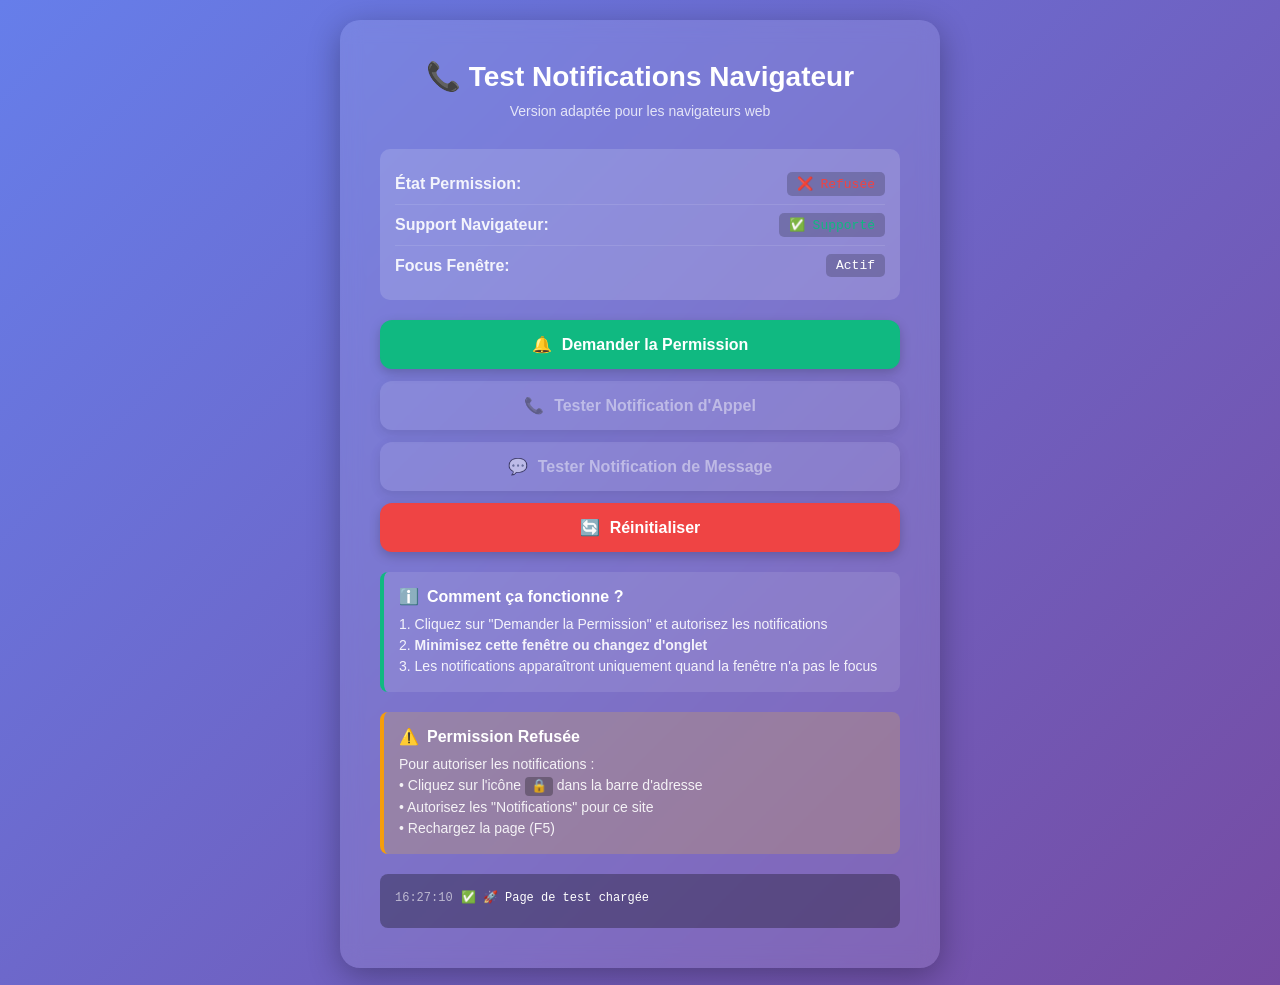
<file: notification-call-browser.html>
<!DOCTYPE html>
<!--
  CelyaVox - Web Application - Incoming Call Notification (Browser Version)
  
  Copyright (C) 2025 CELYA <debian@celya.fr>
  
  This program is free software: you can redistribute it and/or modify
  it under the terms of the GNU Affero General Public License as published
  by the Free Software Foundation, either version 3 of the License, or
  (at your option) any later version.
  
  This program is distributed in the hope that it will be useful,
  but WITHOUT ANY WARRANTY; without even the implied warranty of
  MERCHANTABILITY or FITNESS FOR A PARTICULAR PURPOSE. See the
  GNU Affero General Public License for more details.
  
  You should have received a copy of the GNU Affero General Public License
  along with this program. If not, see <https://www.gnu.org/licenses/>.
-->
<html>
<head>
    <meta charset="UTF-8">
    <meta name="viewport" content="width=device-width, initial-scale=1.0">
    <title>Test Notifications - CelyaVox</title>
    <style>
        * {
            margin: 0;
            padding: 0;
            box-sizing: border-box;
        }
        
        body {
            font-family: -apple-system, BlinkMacSystemFont, 'Segoe UI', Roboto, Arial, sans-serif;
            background: linear-gradient(135deg, #667eea 0%, #764ba2 100%);
            color: white;
            display: flex;
            align-items: center;
            justify-content: center;
            min-height: 100vh;
            padding: 20px;
        }
        
        .container {
            background: rgba(255, 255, 255, 0.1);
            backdrop-filter: blur(10px);
            border-radius: 20px;
            padding: 40px;
            max-width: 600px;
            width: 100%;
            box-shadow: 0 8px 32px rgba(0, 0, 0, 0.3);
        }
        
        h1 {
            font-size: 28px;
            margin-bottom: 10px;
            text-align: center;
        }
        
        .subtitle {
            text-align: center;
            opacity: 0.8;
            margin-bottom: 30px;
            font-size: 14px;
        }
        
        .status {
            background: rgba(255, 255, 255, 0.15);
            border-radius: 10px;
            padding: 15px;
            margin-bottom: 20px;
        }
        
        .status-item {
            display: flex;
            justify-content: space-between;
            align-items: center;
            padding: 8px 0;
            border-bottom: 1px solid rgba(255, 255, 255, 0.1);
        }
        
        .status-item:last-child {
            border-bottom: none;
        }
        
        .status-label {
            font-weight: 600;
            opacity: 0.9;
        }
        
        .status-value {
            font-family: monospace;
            background: rgba(0, 0, 0, 0.2);
            padding: 4px 10px;
            border-radius: 5px;
            font-size: 13px;
        }
        
        .buttons {
            display: flex;
            flex-direction: column;
            gap: 12px;
        }
        
        button {
            padding: 15px 25px;
            font-size: 16px;
            font-weight: 600;
            border: none;
            border-radius: 12px;
            cursor: pointer;
            transition: all 0.2s ease;
            display: flex;
            align-items: center;
            justify-content: center;
            gap: 10px;
            box-shadow: 0 4px 12px rgba(0, 0, 0, 0.2);
        }
        
        button:hover:not(:disabled) {
            transform: translateY(-2px);
            box-shadow: 0 6px 16px rgba(0, 0, 0, 0.3);
        }
        
        button:active:not(:disabled) {
            transform: translateY(0);
        }
        
        button:disabled {
            opacity: 0.5;
            cursor: not-allowed;
        }
        
        .btn-primary {
            background: #10b981;
            color: white;
        }
        
        .btn-primary:hover:not(:disabled) {
            background: #059669;
        }
        
        .btn-secondary {
            background: rgba(255, 255, 255, 0.2);
            color: white;
        }
        
        .btn-secondary:hover:not(:disabled) {
            background: rgba(255, 255, 255, 0.3);
        }
        
        .btn-danger {
            background: #ef4444;
            color: white;
        }
        
        .btn-danger:hover:not(:disabled) {
            background: #dc2626;
        }
        
        .info-box {
            background: rgba(255, 255, 255, 0.1);
            border-left: 4px solid #10b981;
            padding: 15px;
            border-radius: 8px;
            margin-top: 20px;
        }
        
        .info-title {
            font-weight: 600;
            margin-bottom: 8px;
            display: flex;
            align-items: center;
            gap: 8px;
        }
        
        .info-text {
            font-size: 14px;
            opacity: 0.9;
            line-height: 1.5;
        }
        
        .warning-box {
            background: rgba(251, 191, 36, 0.2);
            border-left: 4px solid #f59e0b;
            padding: 15px;
            border-radius: 8px;
            margin-top: 20px;
        }
        
        .code {
            background: rgba(0, 0, 0, 0.3);
            padding: 2px 6px;
            border-radius: 4px;
            font-family: monospace;
            font-size: 13px;
        }
        
        #log {
            background: rgba(0, 0, 0, 0.3);
            border-radius: 8px;
            padding: 15px;
            margin-top: 20px;
            max-height: 200px;
            overflow-y: auto;
            font-family: monospace;
            font-size: 12px;
            line-height: 1.6;
        }
        
        .log-entry {
            margin-bottom: 5px;
        }
        
        .log-time {
            opacity: 0.6;
            margin-right: 8px;
        }
    </style>
</head>
<body>
    <div class="container">
        <h1>📞 Test Notifications Navigateur</h1>
        <p class="subtitle">Version adaptée pour les navigateurs web</p>
        
        <div class="status">
            <div class="status-item">
                <span class="status-label">État Permission:</span>
                <span class="status-value" id="permission-status">Chargement...</span>
            </div>
            <div class="status-item">
                <span class="status-label">Support Navigateur:</span>
                <span class="status-value" id="browser-support">Chargement...</span>
            </div>
            <div class="status-item">
                <span class="status-label">Focus Fenêtre:</span>
                <span class="status-value" id="window-focus">Actif</span>
            </div>
        </div>
        
        <div class="buttons">
            <button class="btn-primary" id="btn-request-permission">
                <span>🔔</span>
                <span>Demander la Permission</span>
            </button>
            
            <button class="btn-secondary" id="btn-test-call" disabled>
                <span>📞</span>
                <span>Tester Notification d'Appel</span>
            </button>
            
            <button class="btn-secondary" id="btn-test-message" disabled>
                <span>💬</span>
                <span>Tester Notification de Message</span>
            </button>
            
            <button class="btn-danger" id="btn-reset">
                <span>🔄</span>
                <span>Réinitialiser</span>
            </button>
        </div>
        
        <div class="info-box">
            <div class="info-title">
                <span>ℹ️</span>
                <span>Comment ça fonctionne ?</span>
            </div>
            <div class="info-text">
                1. Cliquez sur "Demander la Permission" et autorisez les notifications<br>
                2. <strong>Minimisez cette fenêtre ou changez d'onglet</strong><br>
                3. Les notifications apparaîtront uniquement quand la fenêtre n'a pas le focus
            </div>
        </div>
        
        <div class="warning-box" id="warning-box" style="display: none;">
            <div class="info-title">
                <span>⚠️</span>
                <span>Permission Refusée</span>
            </div>
            <div class="info-text">
                Pour autoriser les notifications :<br>
                • Cliquez sur l'icône <span class="code">🔒</span> dans la barre d'adresse<br>
                • Autorisez les "Notifications" pour ce site<br>
                • Rechargez la page (F5)
            </div>
        </div>
        
        <div id="log"></div>
    </div>
    
    <script>
        // Variables globales
        let currentNotification = null;
        let windowHasFocus = true;
        
        // Fonction de log
        function log(message, type = 'info') {
            const logDiv = document.getElementById('log');
            const time = new Date().toLocaleTimeString('fr-FR');
            const entry = document.createElement('div');
            entry.className = 'log-entry';
            
            let emoji = 'ℹ️';
            if (type === 'success') emoji = '✅';
            if (type === 'error') emoji = '❌';
            if (type === 'warning') emoji = '⚠️';
            
            entry.innerHTML = `<span class="log-time">${time}</span>${emoji} ${message}`;
            logDiv.appendChild(entry);
            logDiv.scrollTop = logDiv.scrollHeight;
            console.log(`[NotificationTest] ${message}`);
        }
        
        // Mise à jour de l'état
        function updateStatus() {
            const permissionStatus = document.getElementById('permission-status');
            const browserSupport = document.getElementById('browser-support');
            const btnTest = document.getElementById('btn-test-call');
            const btnTestMsg = document.getElementById('btn-test-message');
            const warningBox = document.getElementById('warning-box');
            
            // Support navigateur
            if ('Notification' in window) {
                browserSupport.textContent = '✅ Supporté';
                browserSupport.style.color = '#10b981';
            } else {
                browserSupport.textContent = '❌ Non supporté';
                browserSupport.style.color = '#ef4444';
                return;
            }
            
            // État permission
            const permission = Notification.permission;
            if (permission === 'granted') {
                permissionStatus.textContent = '✅ Accordée';
                permissionStatus.style.color = '#10b981';
                btnTest.disabled = false;
                btnTestMsg.disabled = false;
                warningBox.style.display = 'none';
            } else if (permission === 'denied') {
                permissionStatus.textContent = '❌ Refusée';
                permissionStatus.style.color = '#ef4444';
                btnTest.disabled = true;
                btnTestMsg.disabled = true;
                warningBox.style.display = 'block';
            } else {
                permissionStatus.textContent = '⏳ Non demandée';
                permissionStatus.style.color = '#f59e0b';
                btnTest.disabled = true;
                btnTestMsg.disabled = true;
                warningBox.style.display = 'none';
            }
        }
        
        // Gestion du focus
        window.addEventListener('focus', function() {
            windowHasFocus = true;
            document.getElementById('window-focus').textContent = '✅ Actif';
            document.getElementById('window-focus').style.color = '#10b981';
            log('Fenêtre a récupéré le focus', 'info');
        });
        
        window.addEventListener('blur', function() {
            windowHasFocus = false;
            document.getElementById('window-focus').textContent = '⏸️ Inactif';
            document.getElementById('window-focus').style.color = '#f59e0b';
            log('Fenêtre a perdu le focus - notifications actives', 'warning');
        });
        
        // Visibilité de la page
        document.addEventListener('visibilitychange', function() {
            if (document.hidden) {
                log('Onglet masqué - notifications actives', 'warning');
            } else {
                log('Onglet visible', 'info');
            }
        });
        
        // Demande de permission
        document.getElementById('btn-request-permission').addEventListener('click', async function() {
            log('Demande de permission en cours...', 'info');
            
            try {
                const permission = await Notification.requestPermission();
                log(`Réponse utilisateur: ${permission}`, permission === 'granted' ? 'success' : 'error');
                updateStatus();
            } catch (error) {
                log(`Erreur: ${error.message}`, 'error');
            }
        });
        
        // Test notification d'appel
        document.getElementById('btn-test-call').addEventListener('click', function() {
            if (windowHasFocus) {
                log('⚠️ Fenêtre active ! Minimisez-la d\'abord pour voir la notification', 'warning');
            } else {
                showCallNotification('Jean Dupont', '+33 6 12 34 56 78');
            }
        });
        
        // Test notification de message
        document.getElementById('btn-test-message').addEventListener('click', function() {
            if (windowHasFocus) {
                log('⚠️ Fenêtre active ! Minimisez-la d\'abord pour voir la notification', 'warning');
            } else {
                showMessageNotification('Marie Martin', 'Bonjour ! Comment vas-tu ?');
            }
        });
        
        // Réinitialiser
        document.getElementById('btn-reset').addEventListener('click', function() {
            if (currentNotification) {
                currentNotification.close();
                currentNotification = null;
            }
            document.getElementById('log').innerHTML = '';
            log('Interface réinitialisée', 'info');
        });
        
        // Fonction pour afficher une notification d'appel
        function showCallNotification(callerName, callerNumber) {
            if (!windowHasFocus && Notification.permission === 'granted') {
                log(`📞 Affichage notification: ${callerName} (${callerNumber})`, 'success');
                
                // Fermer la notification précédente si elle existe
                if (currentNotification) {
                    currentNotification.close();
                }
                
                // Créer la nouvelle notification
                currentNotification = new Notification('📞 Appel entrant', {
                    body: `${callerName}\n${callerNumber}`,
                    icon: 'icons/icon-96x96.png',
                    badge: 'icons/icon-96x96.png',
                    tag: 'incoming-call',
                    requireInteraction: true,
                    silent: false
                });
                
                // Événements de la notification
                currentNotification.onclick = function() {
                    log('✅ Notification cliquée - Accepter l\'appel', 'success');
                    window.focus();
                    // Ici vous pouvez déclencher l'action d'accepter l'appel
                    // Par exemple: window.postMessage({ action: 'answer-call' }, '*');
                    currentNotification.close();
                };
                
                currentNotification.onclose = function() {
                    log('Notification fermée', 'info');
                    currentNotification = null;
                };
                
                currentNotification.onerror = function(error) {
                    log(`Erreur notification: ${error}`, 'error');
                };
            } else {
                log('Conditions non remplies pour afficher la notification', 'warning');
                log(`- Focus: ${windowHasFocus}, Permission: ${Notification.permission}`, 'info');
            }
        }
        
        // Fonction pour afficher une notification de message
        function showMessageNotification(senderName, messageText) {
            if (!windowHasFocus && Notification.permission === 'granted') {
                log(`💬 Affichage notification: ${senderName}`, 'success');
                
                const notification = new Notification(`💬 Nouveau message de ${senderName}`, {
                    body: messageText,
                    icon: 'icons/icon-96x96.png',
                    badge: 'icons/icon-96x96.png',
                    tag: 'incoming-message',
                    requireInteraction: false,
                    silent: false
                });
                
                notification.onclick = function() {
                    log('💬 Notification de message cliquée', 'success');
                    window.focus();
                    notification.close();
                };
                
                // Fermeture automatique après 5 secondes
                setTimeout(function() {
                    notification.close();
                }, 5000);
            }
        }
        
        // Initialisation
        log('🚀 Page de test chargée', 'success');
        updateStatus();
        
        // Exposer les fonctions pour usage externe
        window.testNotifications = {
            showCall: showCallNotification,
            showMessage: showMessageNotification
        };
    </script>
</body>
</html>
</file>
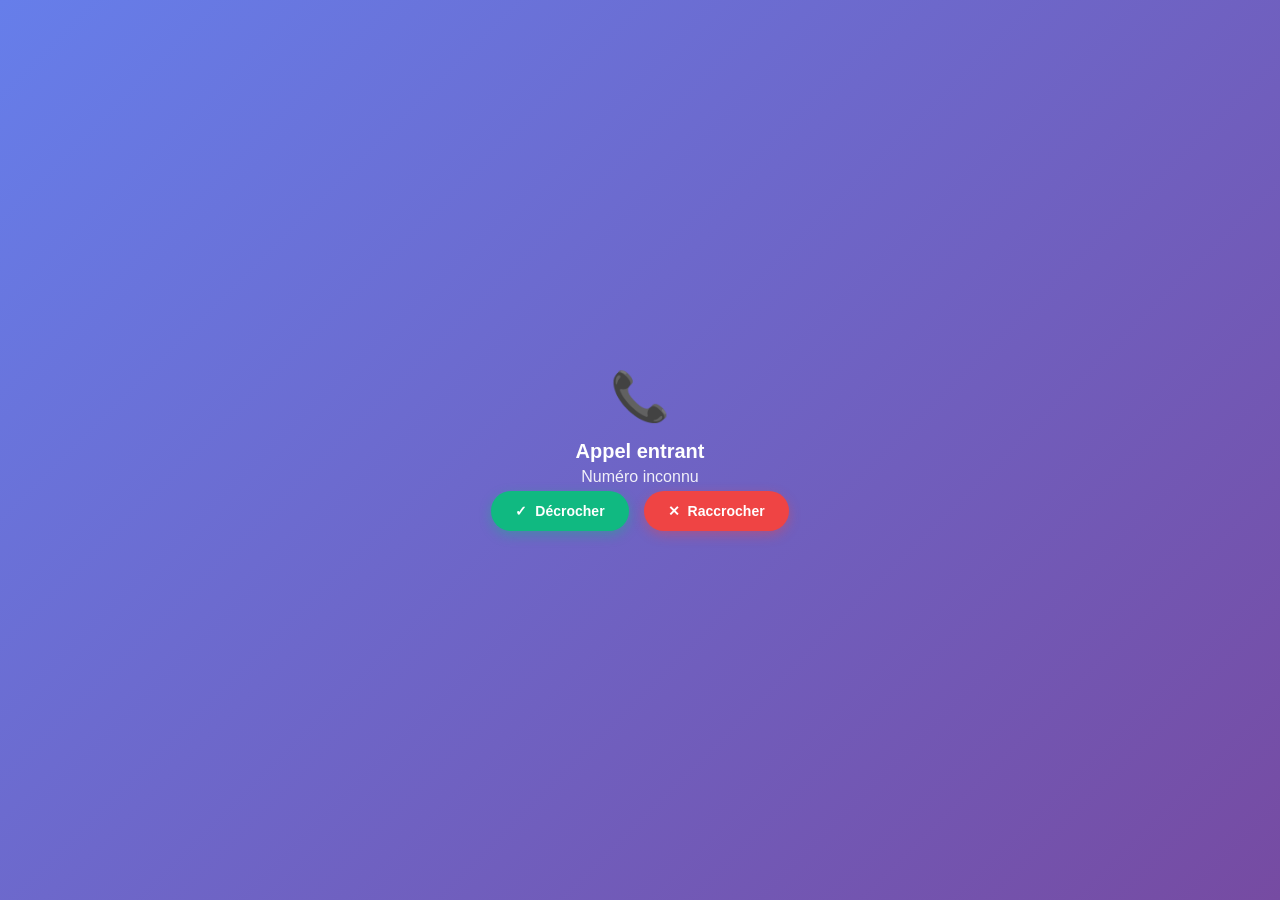
<file: notification-call.html>
<!DOCTYPE html>
<!--
  CelyaVox - Electron Desktop Application - Incoming Call Notification
  
  Copyright (C) 2025 CELYA <debian@celya.fr>
  
  This program is free software: you can redistribute it and/or modify
  it under the terms of the GNU Affero General Public License as published
  by the Free Software Foundation, either version 3 of the License, or
  (at your option) any later version.
  
  This program is distributed in the hope that it will be useful,
  but WITHOUT ANY WARRANTY; without even the implied warranty of
  MERCHANTABILITY or FITNESS FOR A PARTICULAR PURPOSE. See the
  GNU Affero General Public License for more details.
  
  You should have received a copy of the GNU Affero General Public License
  along with this program. If not, see <https://www.gnu.org/licenses/>.
-->
<html>
<head>
    <meta charset="UTF-8">
    <meta name="viewport" content="width=device-width, initial-scale=1.0">
    <title>Appel entrant</title>
    <style>
        * {
            margin: 0;
            padding: 0;
            box-sizing: border-box;
        }
        
        body {
            font-family: -apple-system, BlinkMacSystemFont, 'Segoe UI', Roboto, Arial, sans-serif;
            background: linear-gradient(135deg, #667eea 0%, #764ba2 100%);
            color: white;
            display: flex;
            align-items: center;
            justify-content: center;
            height: 100vh;
            overflow: hidden;
            -webkit-app-region: drag;
        }
        
        .container {
            text-align: center;
            padding: 20px;
            -webkit-app-region: no-drag;
        }
        
        .icon {
            font-size: 48px;
            margin-bottom: 15px;
            animation: ring 1s ease-in-out infinite;
        }
        
        @keyframes ring {
            0%, 100% { transform: rotate(-15deg); }
            50% { transform: rotate(15deg); }
        }
        
        h1 {
            font-size: 20px;
            font-weight: 600;
            margin-bottom: 5px;
        }
        
        .caller {
            font-size: 16px;
            opacity: 0.9;
            margin-bottom: 5px;
        }
        
        .buttons {
            display: flex;
            gap: 15px;
            justify-content: center;
        }
        
        button {
            padding: 12px 24px;
            font-size: 14px;
            font-weight: 600;
            border: none;
            border-radius: 25px;
            cursor: pointer;
            transition: all 0.2s ease;
            display: flex;
            align-items: center;
            gap: 8px;
        }
        
        button:hover {
            transform: scale(1.05);
        }
        
        button:active {
            transform: scale(0.95);
        }
        
        .answer {
            background: #10b981;
            color: white;
            box-shadow: 0 4px 12px rgba(16, 185, 129, 0.4);
        }
        
        .answer:hover {
            background: #059669;
        }
        
        .reject {
            background: #ef4444;
            color: white;
            box-shadow: 0 4px 12px rgba(239, 68, 68, 0.4);
        }
        
        .reject:hover {
            background: #dc2626;
        }
    </style>
</head>
<body>
    <div class="container">
        <div class="icon">📞</div>
        <h1>Appel entrant</h1>
        <div class="caller" id="caller-name">Numéro inconnu</div>
        <div class="caller" id="caller-number" style="font-size: 14px; opacity: 0.8; margin-top: 5px;"></div>
        <div class="buttons">
            <button class="answer" id="btn-answer">
                <span>✓</span>
                <span>Décrocher</span>
            </button>
            <button class="reject" id="btn-reject">
                <span>✕</span>
                <span>Raccrocher</span>
            </button>
        </div>
    </div>
    
    <script>
        // Lire les infos de l'appelant depuis l'URL
        const urlParams = new URLSearchParams(window.location.search);
        const callerInfo = urlParams.get('caller');
        if (callerInfo) {
            const decoded = decodeURIComponent(callerInfo);
            const parts = decoded.split('|');
            const callerName = parts[0] || 'Numéro inconnu';
            const callerNumber = parts[1] || '';
            
            document.getElementById('caller-name').textContent = callerName;
            if (callerNumber && callerNumber !== callerName) {
                document.getElementById('caller-number').textContent = callerNumber;
            }
            console.log('📞 Caller info from URL - Name:', callerName, 'Number:', callerNumber);
        }
        
        // Utiliser l'API preload exposée
        if (window.electron) {
            // Décrocher
            document.getElementById('btn-answer').addEventListener('click', () => {
                console.log('Bouton Décrocher cliqué');
                window.electron.send('answer-call');
                // Fermer la fenêtre après un court délai pour laisser l'événement être envoyé
                setTimeout(() => {
                    window.close();
                }, 50);
            });
            
            // Raccrocher
            document.getElementById('btn-reject').addEventListener('click', () => {
                console.log('Bouton Raccrocher cliqué');
                window.electron.send('reject-call');
                // Fermer la fenêtre après un court délai pour laisser l'événement être envoyé
                setTimeout(() => {
                    window.close();
                }, 50);
            });
        } else {
            console.error('window.electron non disponible');
        }
    </script>
</body>
</html>
</file>
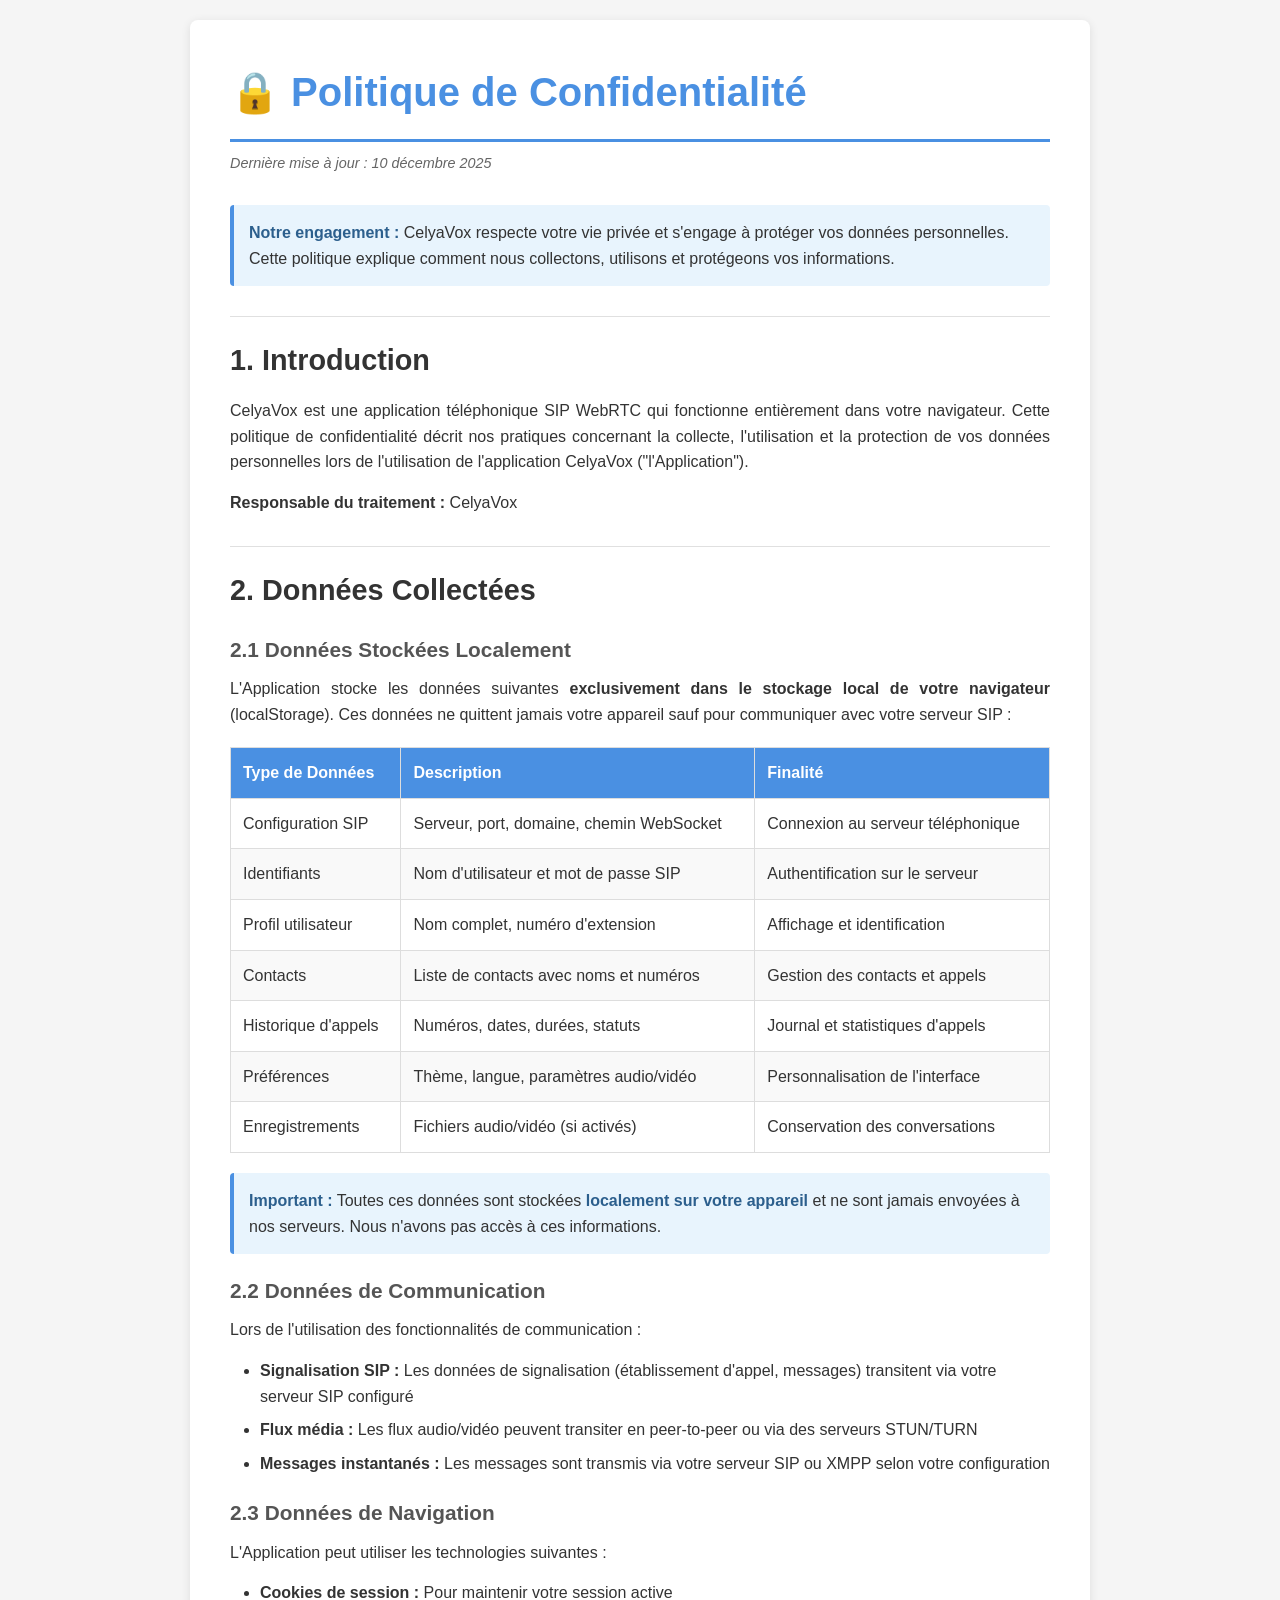
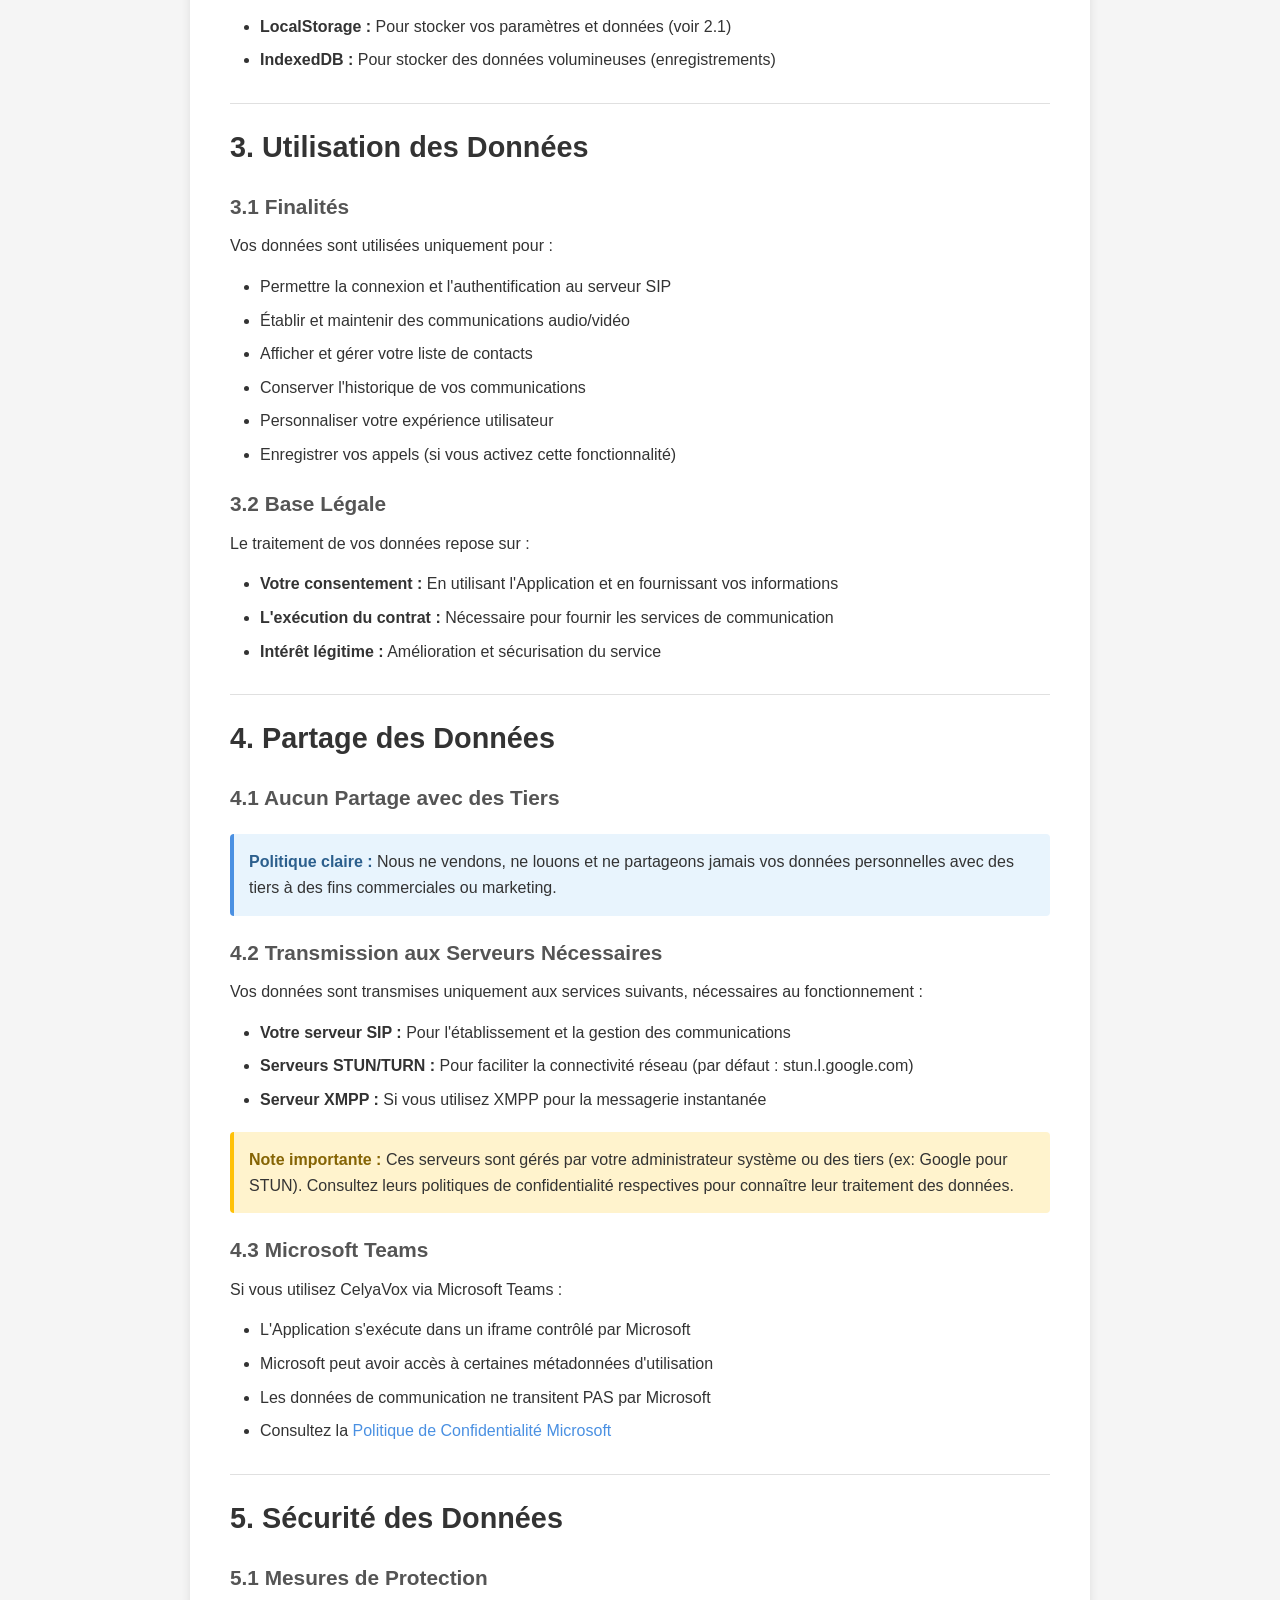
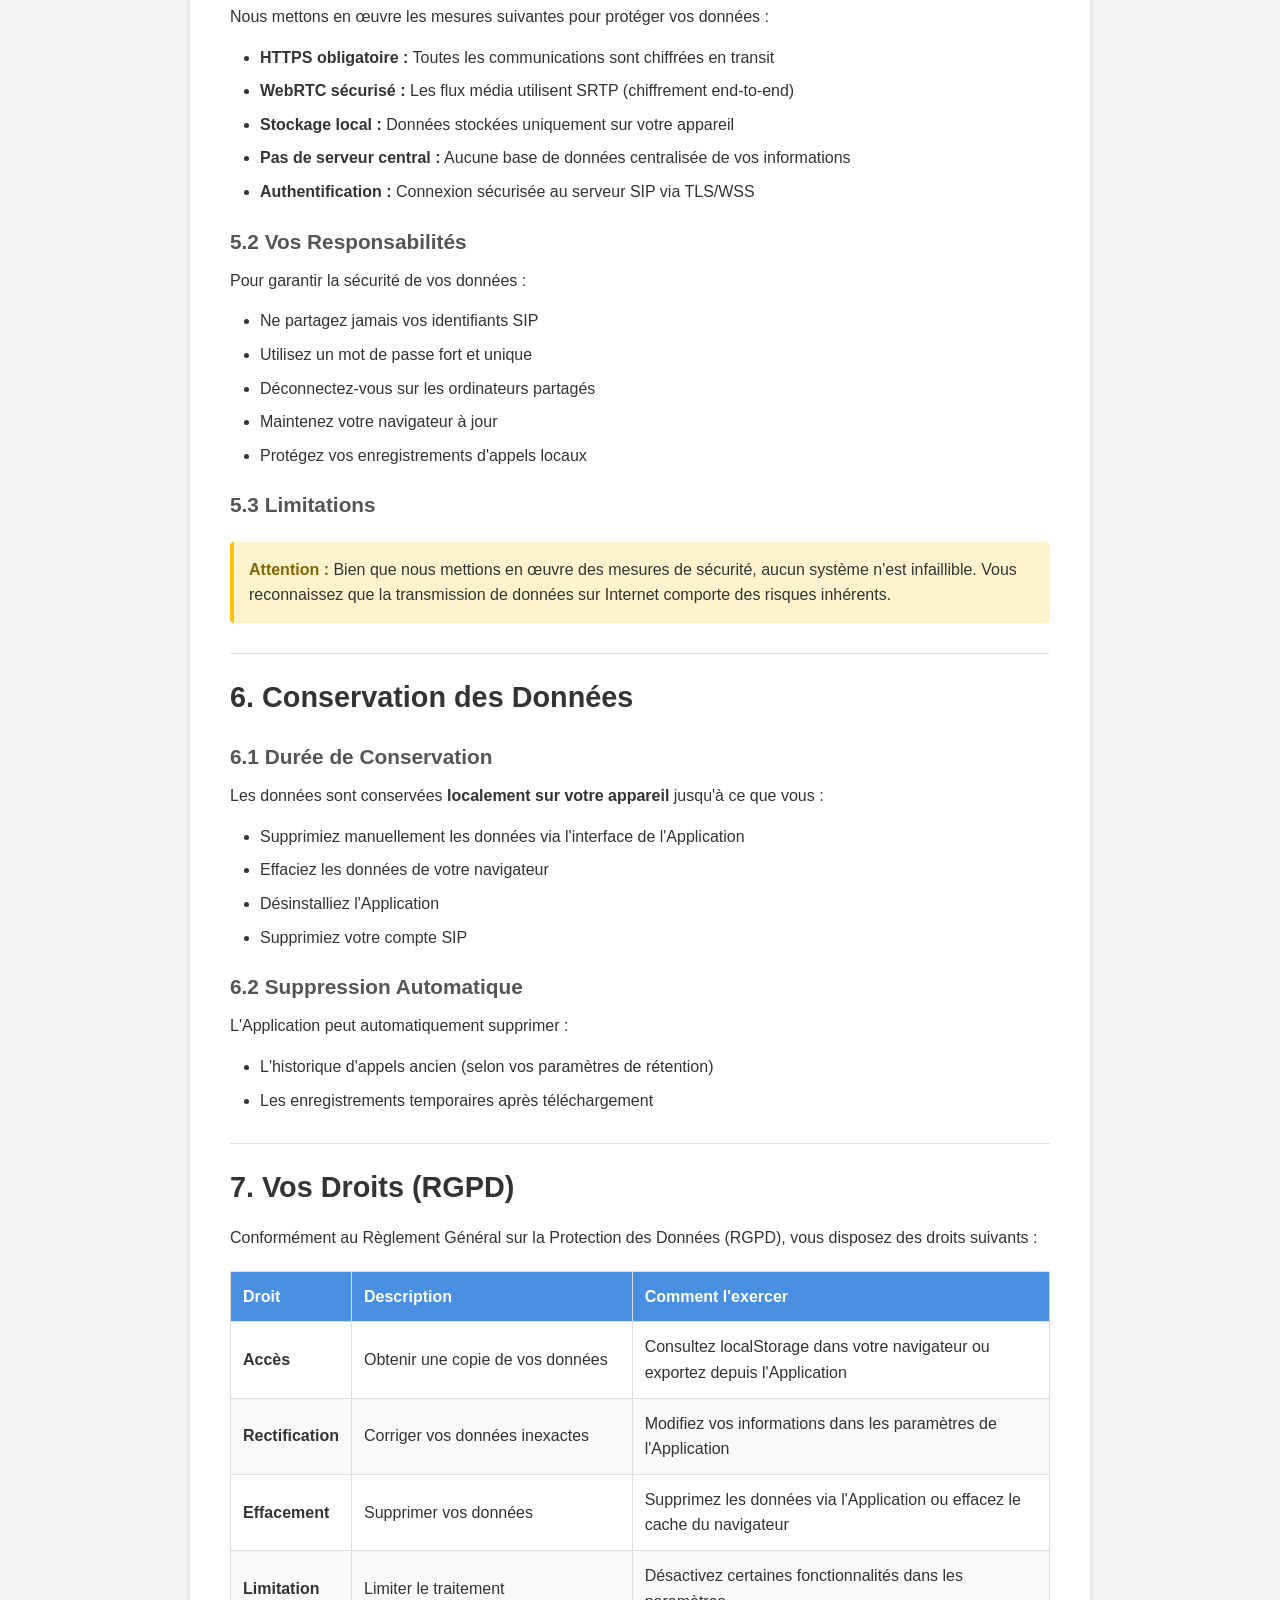
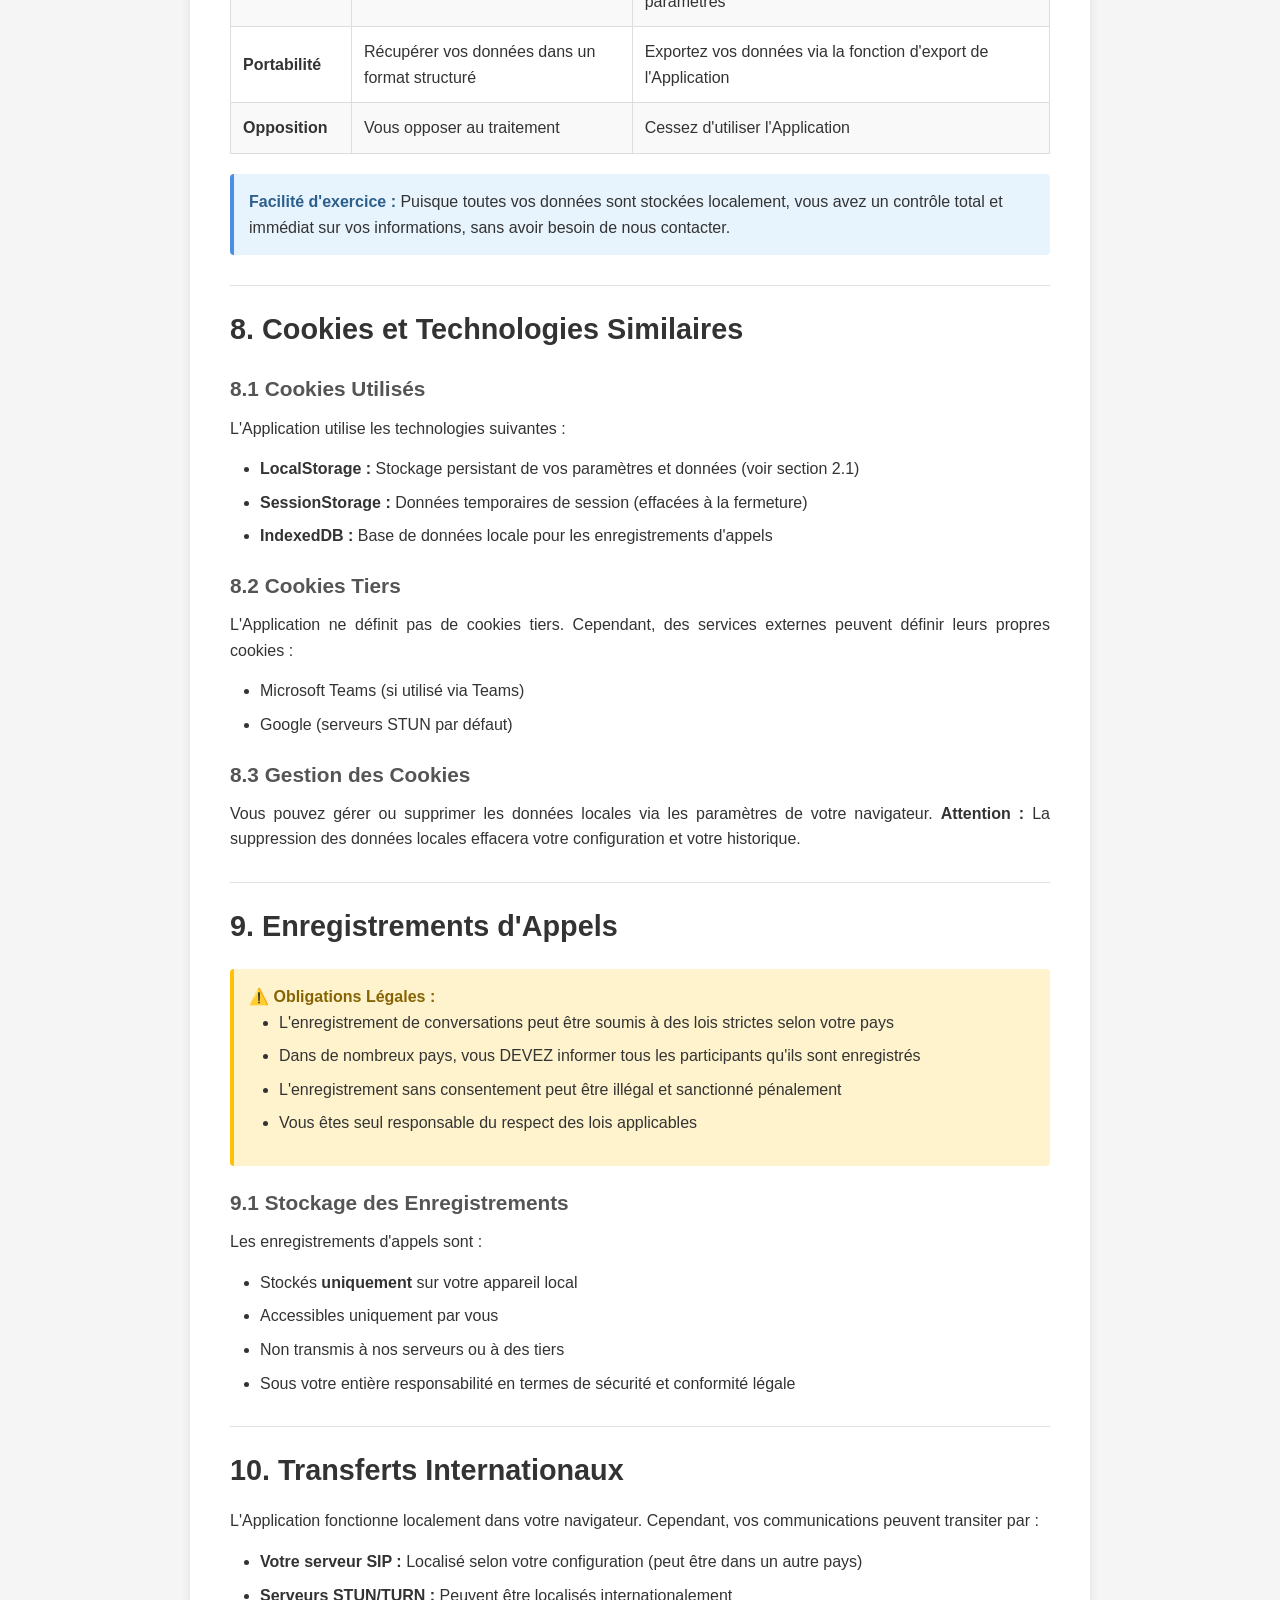
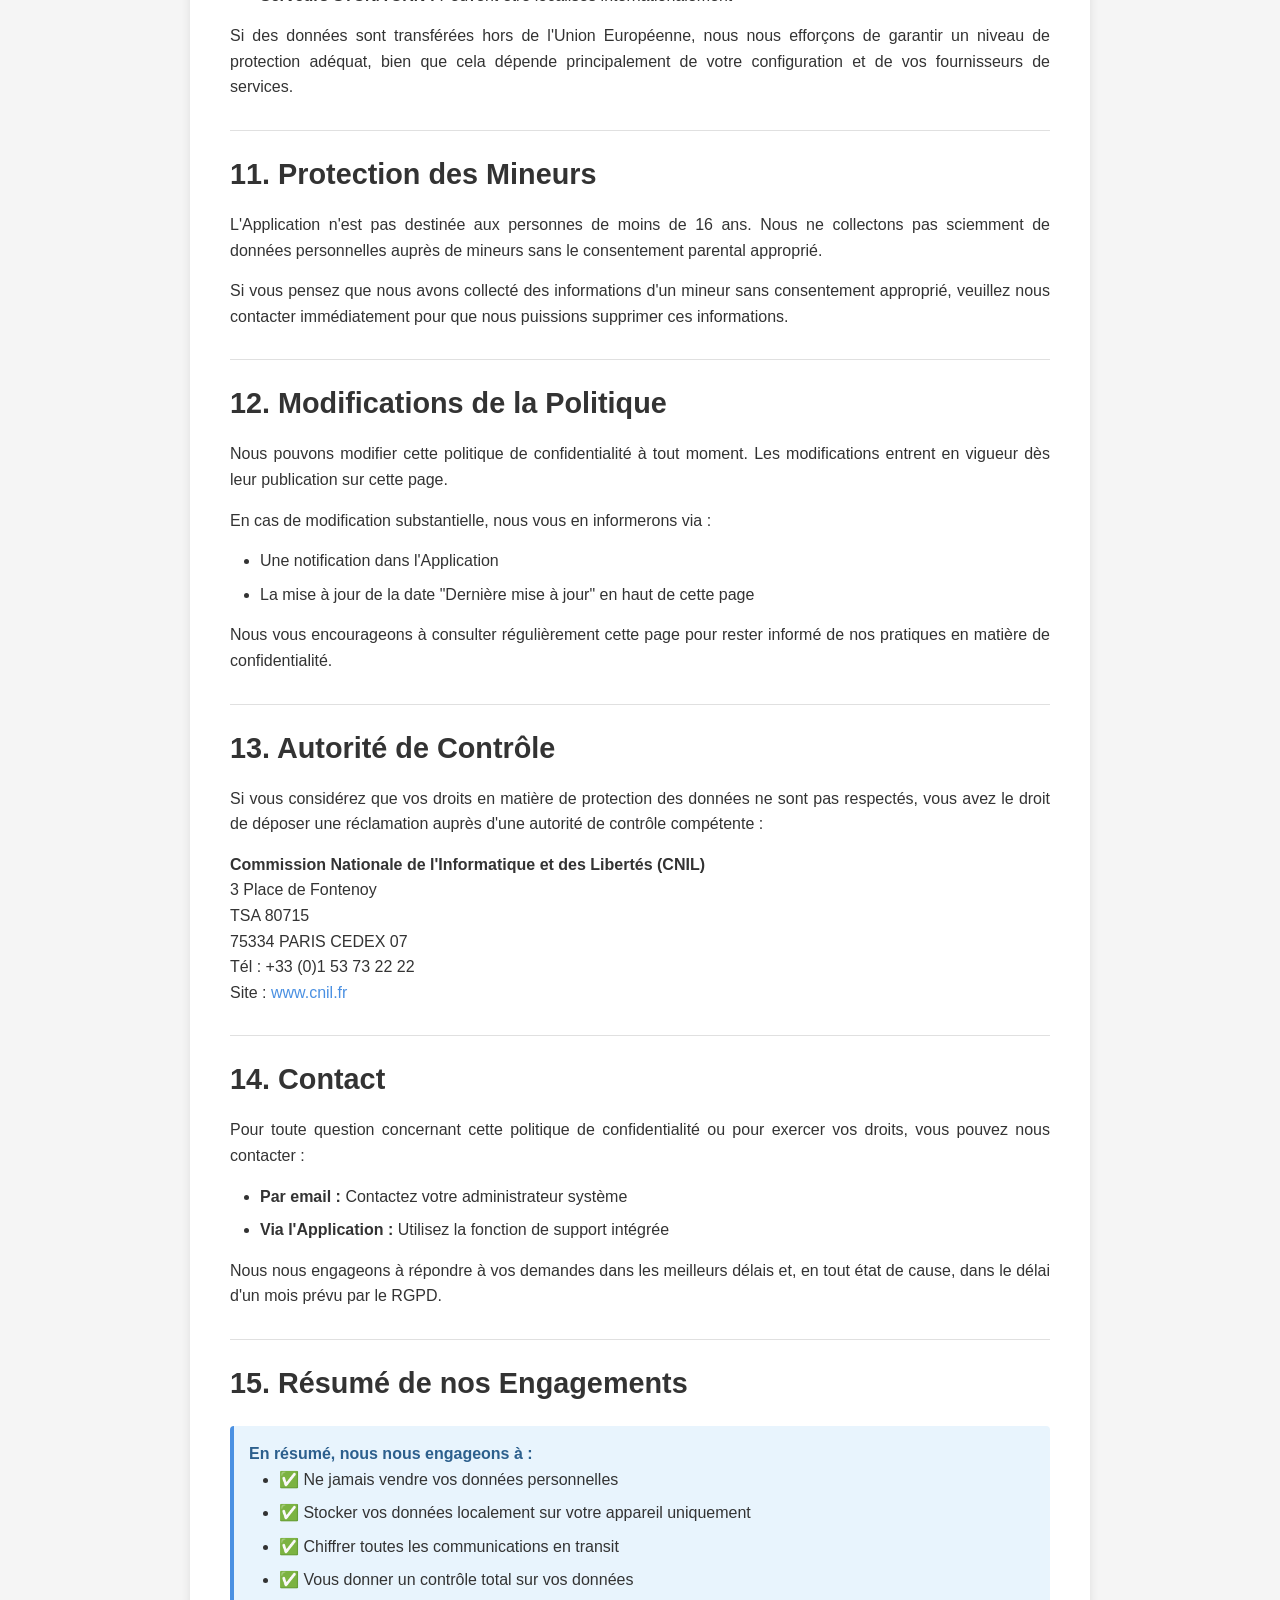
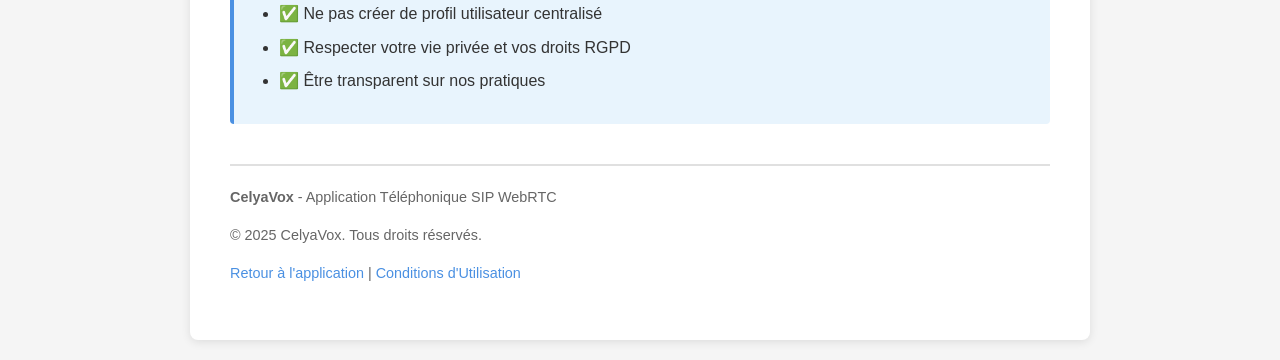
<file: privacy.html>
<!DOCTYPE html>
<html lang="fr">
<head>
    <meta charset="UTF-8">
    <meta name="viewport" content="width=device-width, initial-scale=1.0">
    <title>Politique de Confidentialité - CelyaVox</title>
    <style>
        * {
            margin: 0;
            padding: 0;
            box-sizing: border-box;
        }
        
        body {
            font-family: -apple-system, BlinkMacSystemFont, 'Segoe UI', Roboto, 'Helvetica Neue', Arial, sans-serif;
            line-height: 1.6;
            color: #333;
            background-color: #f5f5f5;
            padding: 20px;
        }
        
        .container {
            max-width: 900px;
            margin: 0 auto;
            background-color: white;
            padding: 40px;
            border-radius: 8px;
            box-shadow: 0 2px 10px rgba(0,0,0,0.1);
        }
        
        h1 {
            color: #4A90E2;
            font-size: 2.5em;
            margin-bottom: 10px;
            border-bottom: 3px solid #4A90E2;
            padding-bottom: 15px;
        }
        
        .last-update {
            color: #666;
            font-size: 0.9em;
            margin-bottom: 30px;
            font-style: italic;
        }
        
        h2 {
            color: #333;
            font-size: 1.8em;
            margin-top: 30px;
            margin-bottom: 15px;
            padding-top: 20px;
            border-top: 1px solid #e0e0e0;
        }
        
        h3 {
            color: #555;
            font-size: 1.3em;
            margin-top: 20px;
            margin-bottom: 10px;
        }
        
        p {
            margin-bottom: 15px;
            text-align: justify;
        }
        
        ul, ol {
            margin-left: 30px;
            margin-bottom: 15px;
        }
        
        li {
            margin-bottom: 8px;
        }
        
        .highlight {
            background-color: #e8f4fd;
            padding: 15px;
            border-left: 4px solid #4A90E2;
            margin: 20px 0;
            border-radius: 4px;
        }
        
        .highlight strong {
            color: #2c5f8d;
        }
        
        .warning {
            background-color: #fff3cd;
            padding: 15px;
            border-left: 4px solid #ffc107;
            margin: 20px 0;
            border-radius: 4px;
        }
        
        .warning strong {
            color: #856404;
        }
        
        .section {
            margin-bottom: 25px;
        }
        
        table {
            width: 100%;
            border-collapse: collapse;
            margin: 20px 0;
        }
        
        table th, table td {
            border: 1px solid #ddd;
            padding: 12px;
            text-align: left;
        }
        
        table th {
            background-color: #4A90E2;
            color: white;
        }
        
        table tr:nth-child(even) {
            background-color: #f9f9f9;
        }
        
        a {
            color: #4A90E2;
            text-decoration: none;
        }
        
        a:hover {
            text-decoration: underline;
        }
        
        .footer {
            margin-top: 40px;
            padding-top: 20px;
            border-top: 2px solid #e0e0e0;
            text-align: center;
            color: #666;
            font-size: 0.9em;
        }
        
        .data-icon {
            display: inline-block;
            width: 20px;
            height: 20px;
            margin-right: 8px;
            vertical-align: middle;
        }
        
        @media (max-width: 768px) {
            .container {
                padding: 20px;
            }
            
            h1 {
                font-size: 2em;
            }
            
            h2 {
                font-size: 1.5em;
            }
            
            table {
                font-size: 0.9em;
            }
        }
    </style>
</head>
<body>
    <div class="container">
        <h1>🔒 Politique de Confidentialité</h1>
        <p class="last-update">Dernière mise à jour : 10 décembre 2025</p>
        
        <div class="highlight">
            <strong>Notre engagement :</strong> CelyaVox respecte votre vie privée et s'engage à protéger vos données personnelles. 
            Cette politique explique comment nous collectons, utilisons et protégeons vos informations.
        </div>

        <div class="section">
            <h2>1. Introduction</h2>
            <p>
                CelyaVox est une application téléphonique SIP WebRTC qui fonctionne entièrement dans votre navigateur. 
                Cette politique de confidentialité décrit nos pratiques concernant la collecte, l'utilisation et la protection de vos données personnelles 
                lors de l'utilisation de l'application CelyaVox ("l'Application").
            </p>
            <p>
                <strong>Responsable du traitement :</strong> CelyaVox
            </p>
        </div>

        <div class="section">
            <h2>2. Données Collectées</h2>
            
            <h3>2.1 Données Stockées Localement</h3>
            <p>
                L'Application stocke les données suivantes <strong>exclusivement dans le stockage local de votre navigateur</strong> 
                (localStorage). Ces données ne quittent jamais votre appareil sauf pour communiquer avec votre serveur SIP :
            </p>
            
            <table>
                <thead>
                    <tr>
                        <th>Type de Données</th>
                        <th>Description</th>
                        <th>Finalité</th>
                    </tr>
                </thead>
                <tbody>
                    <tr>
                        <td>Configuration SIP</td>
                        <td>Serveur, port, domaine, chemin WebSocket</td>
                        <td>Connexion au serveur téléphonique</td>
                    </tr>
                    <tr>
                        <td>Identifiants</td>
                        <td>Nom d'utilisateur et mot de passe SIP</td>
                        <td>Authentification sur le serveur</td>
                    </tr>
                    <tr>
                        <td>Profil utilisateur</td>
                        <td>Nom complet, numéro d'extension</td>
                        <td>Affichage et identification</td>
                    </tr>
                    <tr>
                        <td>Contacts</td>
                        <td>Liste de contacts avec noms et numéros</td>
                        <td>Gestion des contacts et appels</td>
                    </tr>
                    <tr>
                        <td>Historique d'appels</td>
                        <td>Numéros, dates, durées, statuts</td>
                        <td>Journal et statistiques d'appels</td>
                    </tr>
                    <tr>
                        <td>Préférences</td>
                        <td>Thème, langue, paramètres audio/vidéo</td>
                        <td>Personnalisation de l'interface</td>
                    </tr>
                    <tr>
                        <td>Enregistrements</td>
                        <td>Fichiers audio/vidéo (si activés)</td>
                        <td>Conservation des conversations</td>
                    </tr>
                </tbody>
            </table>
            
            <div class="highlight">
                <strong>Important :</strong> Toutes ces données sont stockées <strong>localement sur votre appareil</strong> et ne sont jamais 
                envoyées à nos serveurs. Nous n'avons pas accès à ces informations.
            </div>
            
            <h3>2.2 Données de Communication</h3>
            <p>
                Lors de l'utilisation des fonctionnalités de communication :
            </p>
            <ul>
                <li><strong>Signalisation SIP :</strong> Les données de signalisation (établissement d'appel, messages) transitent via votre serveur SIP configuré</li>
                <li><strong>Flux média :</strong> Les flux audio/vidéo peuvent transiter en peer-to-peer ou via des serveurs STUN/TURN</li>
                <li><strong>Messages instantanés :</strong> Les messages sont transmis via votre serveur SIP ou XMPP selon votre configuration</li>
            </ul>
            
            <h3>2.3 Données de Navigation</h3>
            <p>
                L'Application peut utiliser les technologies suivantes :
            </p>
            <ul>
                <li><strong>Cookies de session :</strong> Pour maintenir votre session active</li>
                <li><strong>LocalStorage :</strong> Pour stocker vos paramètres et données (voir 2.1)</li>
                <li><strong>IndexedDB :</strong> Pour stocker des données volumineuses (enregistrements)</li>
            </ul>
        </div>

        <div class="section">
            <h2>3. Utilisation des Données</h2>
            
            <h3>3.1 Finalités</h3>
            <p>Vos données sont utilisées uniquement pour :</p>
            <ul>
                <li>Permettre la connexion et l'authentification au serveur SIP</li>
                <li>Établir et maintenir des communications audio/vidéo</li>
                <li>Afficher et gérer votre liste de contacts</li>
                <li>Conserver l'historique de vos communications</li>
                <li>Personnaliser votre expérience utilisateur</li>
                <li>Enregistrer vos appels (si vous activez cette fonctionnalité)</li>
            </ul>
            
            <h3>3.2 Base Légale</h3>
            <p>Le traitement de vos données repose sur :</p>
            <ul>
                <li><strong>Votre consentement :</strong> En utilisant l'Application et en fournissant vos informations</li>
                <li><strong>L'exécution du contrat :</strong> Nécessaire pour fournir les services de communication</li>
                <li><strong>Intérêt légitime :</strong> Amélioration et sécurisation du service</li>
            </ul>
        </div>

        <div class="section">
            <h2>4. Partage des Données</h2>
            
            <h3>4.1 Aucun Partage avec des Tiers</h3>
            <div class="highlight">
                <strong>Politique claire :</strong> Nous ne vendons, ne louons et ne partageons jamais vos données personnelles avec des tiers 
                à des fins commerciales ou marketing.
            </div>
            
            <h3>4.2 Transmission aux Serveurs Nécessaires</h3>
            <p>Vos données sont transmises uniquement aux services suivants, nécessaires au fonctionnement :</p>
            <ul>
                <li><strong>Votre serveur SIP :</strong> Pour l'établissement et la gestion des communications</li>
                <li><strong>Serveurs STUN/TURN :</strong> Pour faciliter la connectivité réseau (par défaut : stun.l.google.com)</li>
                <li><strong>Serveur XMPP :</strong> Si vous utilisez XMPP pour la messagerie instantanée</li>
            </ul>
            
            <div class="warning">
                <strong>Note importante :</strong> Ces serveurs sont gérés par votre administrateur système ou des tiers (ex: Google pour STUN). 
                Consultez leurs politiques de confidentialité respectives pour connaître leur traitement des données.
            </div>
            
            <h3>4.3 Microsoft Teams</h3>
            <p>
                Si vous utilisez CelyaVox via Microsoft Teams :
            </p>
            <ul>
                <li>L'Application s'exécute dans un iframe contrôlé par Microsoft</li>
                <li>Microsoft peut avoir accès à certaines métadonnées d'utilisation</li>
                <li>Les données de communication ne transitent PAS par Microsoft</li>
                <li>Consultez la <a href="https://privacy.microsoft.com" target="_blank">Politique de Confidentialité Microsoft</a></li>
            </ul>
        </div>

        <div class="section">
            <h2>5. Sécurité des Données</h2>
            
            <h3>5.1 Mesures de Protection</h3>
            <p>Nous mettons en œuvre les mesures suivantes pour protéger vos données :</p>
            <ul>
                <li><strong>HTTPS obligatoire :</strong> Toutes les communications sont chiffrées en transit</li>
                <li><strong>WebRTC sécurisé :</strong> Les flux média utilisent SRTP (chiffrement end-to-end)</li>
                <li><strong>Stockage local :</strong> Données stockées uniquement sur votre appareil</li>
                <li><strong>Pas de serveur central :</strong> Aucune base de données centralisée de vos informations</li>
                <li><strong>Authentification :</strong> Connexion sécurisée au serveur SIP via TLS/WSS</li>
            </ul>
            
            <h3>5.2 Vos Responsabilités</h3>
            <p>Pour garantir la sécurité de vos données :</p>
            <ul>
                <li>Ne partagez jamais vos identifiants SIP</li>
                <li>Utilisez un mot de passe fort et unique</li>
                <li>Déconnectez-vous sur les ordinateurs partagés</li>
                <li>Maintenez votre navigateur à jour</li>
                <li>Protégez vos enregistrements d'appels locaux</li>
            </ul>
            
            <h3>5.3 Limitations</h3>
            <div class="warning">
                <strong>Attention :</strong> Bien que nous mettions en œuvre des mesures de sécurité, aucun système n'est infaillible. 
                Vous reconnaissez que la transmission de données sur Internet comporte des risques inhérents.
            </div>
        </div>

        <div class="section">
            <h2>6. Conservation des Données</h2>
            
            <h3>6.1 Durée de Conservation</h3>
            <p>
                Les données sont conservées <strong>localement sur votre appareil</strong> jusqu'à ce que vous :
            </p>
            <ul>
                <li>Supprimiez manuellement les données via l'interface de l'Application</li>
                <li>Effaciez les données de votre navigateur</li>
                <li>Désinstalliez l'Application</li>
                <li>Supprimiez votre compte SIP</li>
            </ul>
            
            <h3>6.2 Suppression Automatique</h3>
            <p>
                L'Application peut automatiquement supprimer :
            </p>
            <ul>
                <li>L'historique d'appels ancien (selon vos paramètres de rétention)</li>
                <li>Les enregistrements temporaires après téléchargement</li>
            </ul>
        </div>

        <div class="section">
            <h2>7. Vos Droits (RGPD)</h2>
            
            <p>Conformément au Règlement Général sur la Protection des Données (RGPD), vous disposez des droits suivants :</p>
            
            <table>
                <thead>
                    <tr>
                        <th>Droit</th>
                        <th>Description</th>
                        <th>Comment l'exercer</th>
                    </tr>
                </thead>
                <tbody>
                    <tr>
                        <td><strong>Accès</strong></td>
                        <td>Obtenir une copie de vos données</td>
                        <td>Consultez localStorage dans votre navigateur ou exportez depuis l'Application</td>
                    </tr>
                    <tr>
                        <td><strong>Rectification</strong></td>
                        <td>Corriger vos données inexactes</td>
                        <td>Modifiez vos informations dans les paramètres de l'Application</td>
                    </tr>
                    <tr>
                        <td><strong>Effacement</strong></td>
                        <td>Supprimer vos données</td>
                        <td>Supprimez les données via l'Application ou effacez le cache du navigateur</td>
                    </tr>
                    <tr>
                        <td><strong>Limitation</strong></td>
                        <td>Limiter le traitement</td>
                        <td>Désactivez certaines fonctionnalités dans les paramètres</td>
                    </tr>
                    <tr>
                        <td><strong>Portabilité</strong></td>
                        <td>Récupérer vos données dans un format structuré</td>
                        <td>Exportez vos données via la fonction d'export de l'Application</td>
                    </tr>
                    <tr>
                        <td><strong>Opposition</strong></td>
                        <td>Vous opposer au traitement</td>
                        <td>Cessez d'utiliser l'Application</td>
                    </tr>
                </tbody>
            </table>
            
            <div class="highlight">
                <strong>Facilité d'exercice :</strong> Puisque toutes vos données sont stockées localement, vous avez un contrôle total 
                et immédiat sur vos informations, sans avoir besoin de nous contacter.
            </div>
        </div>

        <div class="section">
            <h2>8. Cookies et Technologies Similaires</h2>
            
            <h3>8.1 Cookies Utilisés</h3>
            <p>L'Application utilise les technologies suivantes :</p>
            <ul>
                <li><strong>LocalStorage :</strong> Stockage persistant de vos paramètres et données (voir section 2.1)</li>
                <li><strong>SessionStorage :</strong> Données temporaires de session (effacées à la fermeture)</li>
                <li><strong>IndexedDB :</strong> Base de données locale pour les enregistrements d'appels</li>
            </ul>
            
            <h3>8.2 Cookies Tiers</h3>
            <p>
                L'Application ne définit pas de cookies tiers. Cependant, des services externes peuvent définir leurs propres cookies :
            </p>
            <ul>
                <li>Microsoft Teams (si utilisé via Teams)</li>
                <li>Google (serveurs STUN par défaut)</li>
            </ul>
            
            <h3>8.3 Gestion des Cookies</h3>
            <p>
                Vous pouvez gérer ou supprimer les données locales via les paramètres de votre navigateur. 
                <strong>Attention :</strong> La suppression des données locales effacera votre configuration et votre historique.
            </p>
        </div>

        <div class="section">
            <h2>9. Enregistrements d'Appels</h2>
            
            <div class="warning">
                <strong>⚠️ Obligations Légales :</strong>
                <ul>
                    <li>L'enregistrement de conversations peut être soumis à des lois strictes selon votre pays</li>
                    <li>Dans de nombreux pays, vous DEVEZ informer tous les participants qu'ils sont enregistrés</li>
                    <li>L'enregistrement sans consentement peut être illégal et sanctionné pénalement</li>
                    <li>Vous êtes seul responsable du respect des lois applicables</li>
                </ul>
            </div>
            
            <h3>9.1 Stockage des Enregistrements</h3>
            <p>
                Les enregistrements d'appels sont :
            </p>
            <ul>
                <li>Stockés <strong>uniquement</strong> sur votre appareil local</li>
                <li>Accessibles uniquement par vous</li>
                <li>Non transmis à nos serveurs ou à des tiers</li>
                <li>Sous votre entière responsabilité en termes de sécurité et conformité légale</li>
            </ul>
        </div>

        <div class="section">
            <h2>10. Transferts Internationaux</h2>
            
            <p>
                L'Application fonctionne localement dans votre navigateur. Cependant, vos communications peuvent transiter par :
            </p>
            <ul>
                <li><strong>Votre serveur SIP :</strong> Localisé selon votre configuration (peut être dans un autre pays)</li>
                <li><strong>Serveurs STUN/TURN :</strong> Peuvent être localisés internationalement</li>
            </ul>
            
            <p>
                Si des données sont transférées hors de l'Union Européenne, nous nous efforçons de garantir un niveau de protection adéquat, 
                bien que cela dépende principalement de votre configuration et de vos fournisseurs de services.
            </p>
        </div>

        <div class="section">
            <h2>11. Protection des Mineurs</h2>
            
            <p>
                L'Application n'est pas destinée aux personnes de moins de 16 ans. Nous ne collectons pas sciemment de données personnelles 
                auprès de mineurs sans le consentement parental approprié.
            </p>
            <p>
                Si vous pensez que nous avons collecté des informations d'un mineur sans consentement approprié, veuillez nous contacter 
                immédiatement pour que nous puissions supprimer ces informations.
            </p>
        </div>

        <div class="section">
            <h2>12. Modifications de la Politique</h2>
            
            <p>
                Nous pouvons modifier cette politique de confidentialité à tout moment. Les modifications entrent en vigueur dès leur publication 
                sur cette page.
            </p>
            <p>
                En cas de modification substantielle, nous vous en informerons via :
            </p>
            <ul>
                <li>Une notification dans l'Application</li>
                <li>La mise à jour de la date "Dernière mise à jour" en haut de cette page</li>
            </ul>
            <p>
                Nous vous encourageons à consulter régulièrement cette page pour rester informé de nos pratiques en matière de confidentialité.
            </p>
        </div>

        <div class="section">
            <h2>13. Autorité de Contrôle</h2>
            
            <p>
                Si vous considérez que vos droits en matière de protection des données ne sont pas respectés, vous avez le droit de déposer 
                une réclamation auprès d'une autorité de contrôle compétente :
            </p>
            <p>
                <strong>Commission Nationale de l'Informatique et des Libertés (CNIL)</strong><br>
                3 Place de Fontenoy<br>
                TSA 80715<br>
                75334 PARIS CEDEX 07<br>
                Tél : +33 (0)1 53 73 22 22<br>
                Site : <a href="https://www.cnil.fr" target="_blank">www.cnil.fr</a>
            </p>
        </div>

        <div class="section">
            <h2>14. Contact</h2>
            
            <p>
                Pour toute question concernant cette politique de confidentialité ou pour exercer vos droits, vous pouvez nous contacter :
            </p>
            <ul>
                <li><strong>Par email :</strong> Contactez votre administrateur système</li>
                <li><strong>Via l'Application :</strong> Utilisez la fonction de support intégrée</li>
            </ul>
            
            <p>
                Nous nous engageons à répondre à vos demandes dans les meilleurs délais et, en tout état de cause, dans le délai d'un mois 
                prévu par le RGPD.
            </p>
        </div>

        <div class="section">
            <h2>15. Résumé de nos Engagements</h2>
            
            <div class="highlight">
                <strong>En résumé, nous nous engageons à :</strong>
                <ul>
                    <li>✅ Ne jamais vendre vos données personnelles</li>
                    <li>✅ Stocker vos données localement sur votre appareil uniquement</li>
                    <li>✅ Chiffrer toutes les communications en transit</li>
                    <li>✅ Vous donner un contrôle total sur vos données</li>
                    <li>✅ Ne pas créer de profil utilisateur centralisé</li>
                    <li>✅ Respecter votre vie privée et vos droits RGPD</li>
                    <li>✅ Être transparent sur nos pratiques</li>
                </ul>
            </div>
        </div>

        <div class="footer">
            <p><strong>CelyaVox</strong> - Application Téléphonique SIP WebRTC</p>
            <p>© 2025 CelyaVox. Tous droits réservés.</p>
            <p>
                <a href="index.html">Retour à l'application</a> | 
                <a href="terms.html">Conditions d'Utilisation</a>
            </p>
        </div>
    </div>
</body>
</html>
</file>
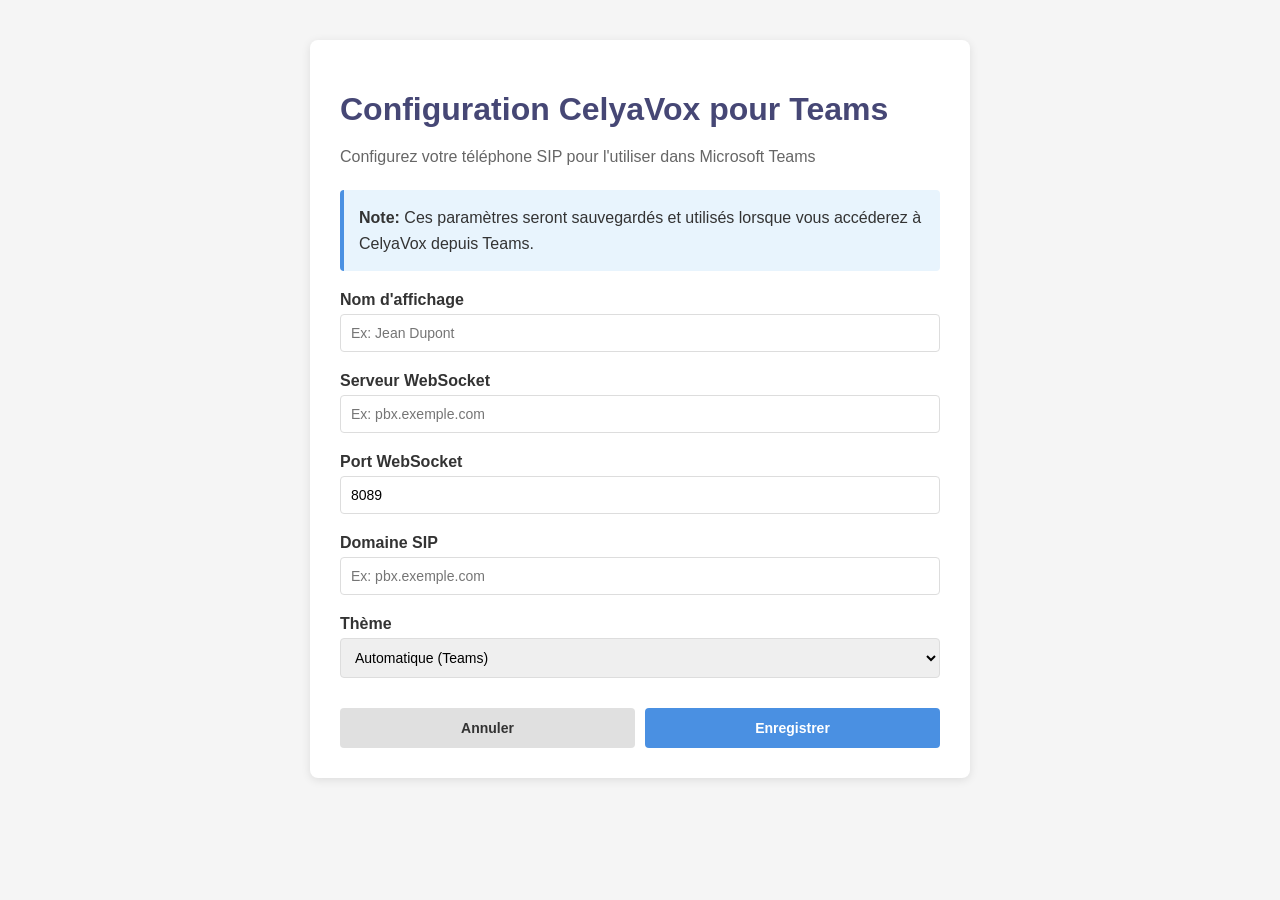
<file: teams-config.html>
<!DOCTYPE html>
<html>
<head>
    <meta charset="utf-8">
    <title>Configuration CelyaVox Teams</title>
    <meta name="viewport" content="width=device-width, initial-scale=1.0">
    <style>
        body {
            font-family: 'Segoe UI', Tahoma, Geneva, Verdana, sans-serif;
            margin: 20px;
            padding: 20px;
            background-color: #f5f5f5;
        }
        .container {
            max-width: 600px;
            margin: 0 auto;
            background-color: white;
            padding: 30px;
            border-radius: 8px;
            box-shadow: 0 2px 10px rgba(0,0,0,0.1);
        }
        h1 {
            color: #464775;
            margin-bottom: 10px;
        }
        p {
            color: #666;
            line-height: 1.6;
        }
        .form-group {
            margin-bottom: 20px;
        }
        label {
            display: block;
            font-weight: 600;
            margin-bottom: 5px;
            color: #333;
        }
        input, select {
            width: 100%;
            padding: 10px;
            border: 1px solid #ddd;
            border-radius: 4px;
            font-size: 14px;
            box-sizing: border-box;
        }
        input:focus, select:focus {
            outline: none;
            border-color: #4A90E2;
        }
        .button-group {
            margin-top: 30px;
            display: flex;
            gap: 10px;
        }
        button {
            flex: 1;
            padding: 12px 20px;
            border: none;
            border-radius: 4px;
            font-size: 14px;
            font-weight: 600;
            cursor: pointer;
            transition: background-color 0.3s;
        }
        .btn-primary {
            background-color: #4A90E2;
            color: white;
        }
        .btn-primary:hover {
            background-color: #357ABD;
        }
        .btn-secondary {
            background-color: #e0e0e0;
            color: #333;
        }
        .btn-secondary:hover {
            background-color: #d0d0d0;
        }
        .info-box {
            background-color: #E8F4FD;
            border-left: 4px solid #4A90E2;
            padding: 15px;
            margin: 20px 0;
            border-radius: 4px;
        }
        .info-box p {
            margin: 0;
            color: #333;
        }
    </style>
</head>
<body>
    <div class="container">
        <h1>Configuration CelyaVox pour Teams</h1>
        <p>Configurez votre téléphone SIP pour l'utiliser dans Microsoft Teams</p>

        <div class="info-box">
            <p><strong>Note:</strong> Ces paramètres seront sauvegardés et utilisés lorsque vous accéderez à CelyaVox depuis Teams.</p>
        </div>

        <form id="configForm">
            <div class="form-group">
                <label for="displayName">Nom d'affichage</label>
                <input type="text" id="displayName" placeholder="Ex: Jean Dupont" value="">
            </div>

            <div class="form-group">
                <label for="wssServer">Serveur WebSocket</label>
                <input type="text" id="wssServer" placeholder="Ex: pbx.exemple.com" value="">
            </div>

            <div class="form-group">
                <label for="wsPort">Port WebSocket</label>
                <input type="text" id="wsPort" placeholder="Ex: 8089" value="8089">
            </div>

            <div class="form-group">
                <label for="sipDomain">Domaine SIP</label>
                <input type="text" id="sipDomain" placeholder="Ex: pbx.exemple.com" value="">
            </div>

            <div class="form-group">
                <label for="theme">Thème</label>
                <select id="theme">
                    <option value="auto">Automatique (Teams)</option>
                    <option value="light">Clair</option>
                    <option value="dark">Sombre</option>
                </select>
            </div>

            <div class="button-group">
                <button type="button" class="btn-secondary" id="cancelBtn">Annuler</button>
                <button type="button" class="btn-primary" id="saveBtn">Enregistrer</button>
            </div>
        </form>
    </div>

    <script src="https://res.cdn.office.net/teams-js/2.19.0/js/MicrosoftTeams.min.js"></script>
    <script>
        // Initialiser Teams SDK
        microsoftTeams.app.initialize().then(() => {
            console.log("Teams SDK initialized");

            // Charger les paramètres existants si disponibles
            microsoftTeams.pages.config.registerOnSaveHandler((saveEvent) => {
                const displayName = document.getElementById('displayName').value;
                const wssServer = document.getElementById('wssServer').value;
                const wsPort = document.getElementById('wsPort').value;
                const sipDomain = document.getElementById('sipDomain').value;
                const theme = document.getElementById('theme').value;

                // Valider les champs requis
                if (!displayName || !wssServer || !sipDomain) {
                    alert('Veuillez remplir tous les champs requis');
                    saveEvent.notifyFailure('Configuration incomplète');
                    return;
                }

                // Créer l'objet de configuration
                const config = {
                    displayName,
                    wssServer,
                    wsPort,
                    sipDomain,
                    theme
                };

                // URL de contenu avec les paramètres encodés
                const contentUrl = `${window.location.origin}${window.location.pathname.replace('teams-config.html', 'index.html')}?teamsConfig=${encodeURIComponent(JSON.stringify(config))}`;
                const websiteUrl = contentUrl;

                microsoftTeams.pages.config.setConfig({
                    contentUrl: contentUrl,
                    websiteUrl: websiteUrl,
                    suggestedDisplayName: "CelyaVox Phone",
                    entityId: "celyavox-phone-" + Date.now()
                });

                saveEvent.notifySuccess();
            });

            // Activer le bouton Enregistrer
            microsoftTeams.pages.config.setValidityState(true);

            // Gérer le bouton Enregistrer
            document.getElementById('saveBtn').addEventListener('click', () => {
                microsoftTeams.pages.config.setValidityState(true);
            });

            // Gérer le bouton Annuler
            document.getElementById('cancelBtn').addEventListener('click', () => {
                microsoftTeams.pages.config.setValidityState(false);
            });

            // Détecter les changements pour activer le bouton Enregistrer de Teams
            const inputs = document.querySelectorAll('input, select');
            inputs.forEach(input => {
                input.addEventListener('input', () => {
                    const displayName = document.getElementById('displayName').value;
                    const wssServer = document.getElementById('wssServer').value;
                    const sipDomain = document.getElementById('sipDomain').value;
                    
                    const isValid = displayName && wssServer && sipDomain;
                    microsoftTeams.pages.config.setValidityState(isValid);
                });
            });

            // Charger la configuration existante si disponible
            microsoftTeams.pages.getConfig().then((config) => {
                if (config.contentUrl) {
                    try {
                        const urlParams = new URLSearchParams(new URL(config.contentUrl).search);
                        const teamsConfig = urlParams.get('teamsConfig');
                        if (teamsConfig) {
                            const savedConfig = JSON.parse(decodeURIComponent(teamsConfig));
                            document.getElementById('displayName').value = savedConfig.displayName || '';
                            document.getElementById('wssServer').value = savedConfig.wssServer || '';
                            document.getElementById('wsPort').value = savedConfig.wsPort || '8089';
                            document.getElementById('sipDomain').value = savedConfig.sipDomain || '';
                            document.getElementById('theme').value = savedConfig.theme || 'auto';
                        }
                    } catch (e) {
                        console.error('Error loading saved config:', e);
                    }
                }
            });

            // Appliquer le thème Teams
            microsoftTeams.app.getContext().then((context) => {
                if (context.app.theme === 'dark') {
                    document.body.style.backgroundColor = '#2d2d2d';
                    document.querySelector('.container').style.backgroundColor = '#1f1f1f';
                    document.querySelector('.container').style.color = '#fff';
                }
            });
        }).catch((error) => {
            console.error("Teams SDK initialization error:", error);
            // Fallback pour test en dehors de Teams
            document.getElementById('saveBtn').addEventListener('click', () => {
                alert('Configuration enregistrée (mode test)');
            });
        });
    </script>
</body>
</html>
</file>
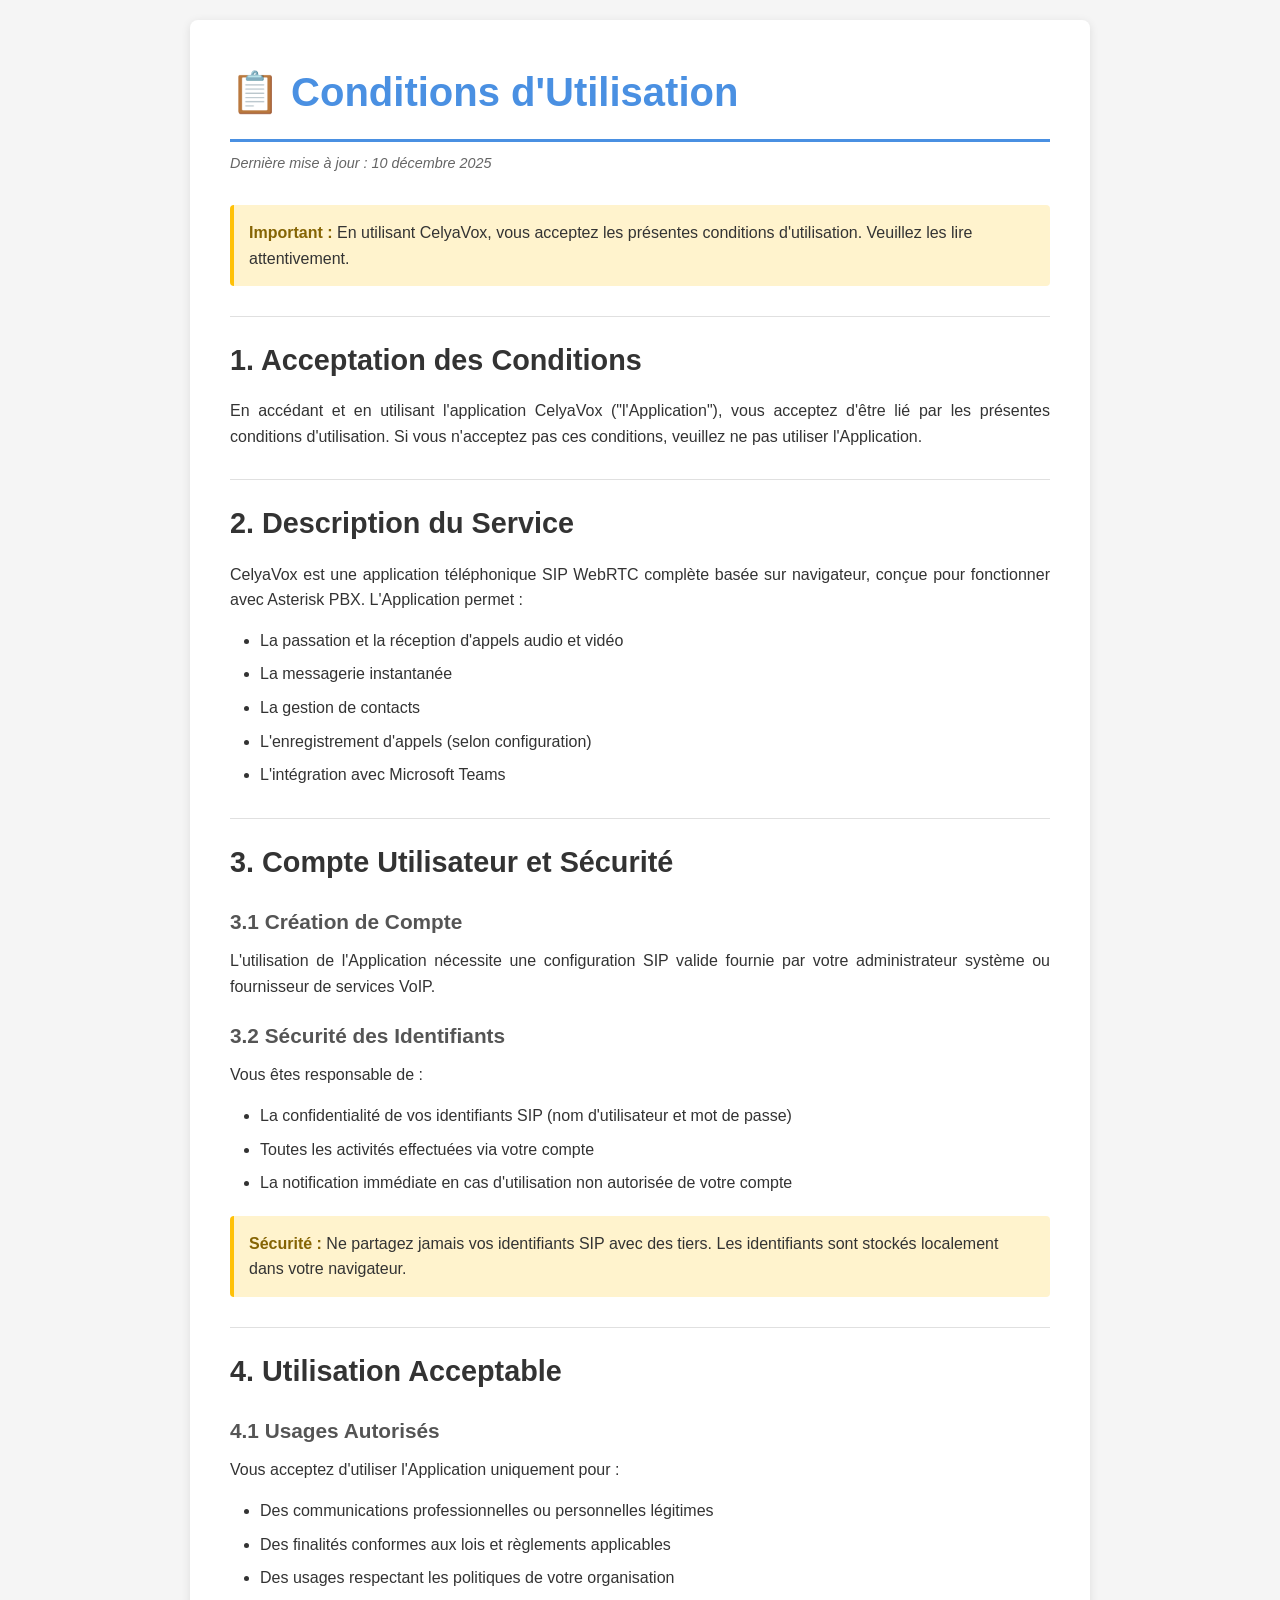
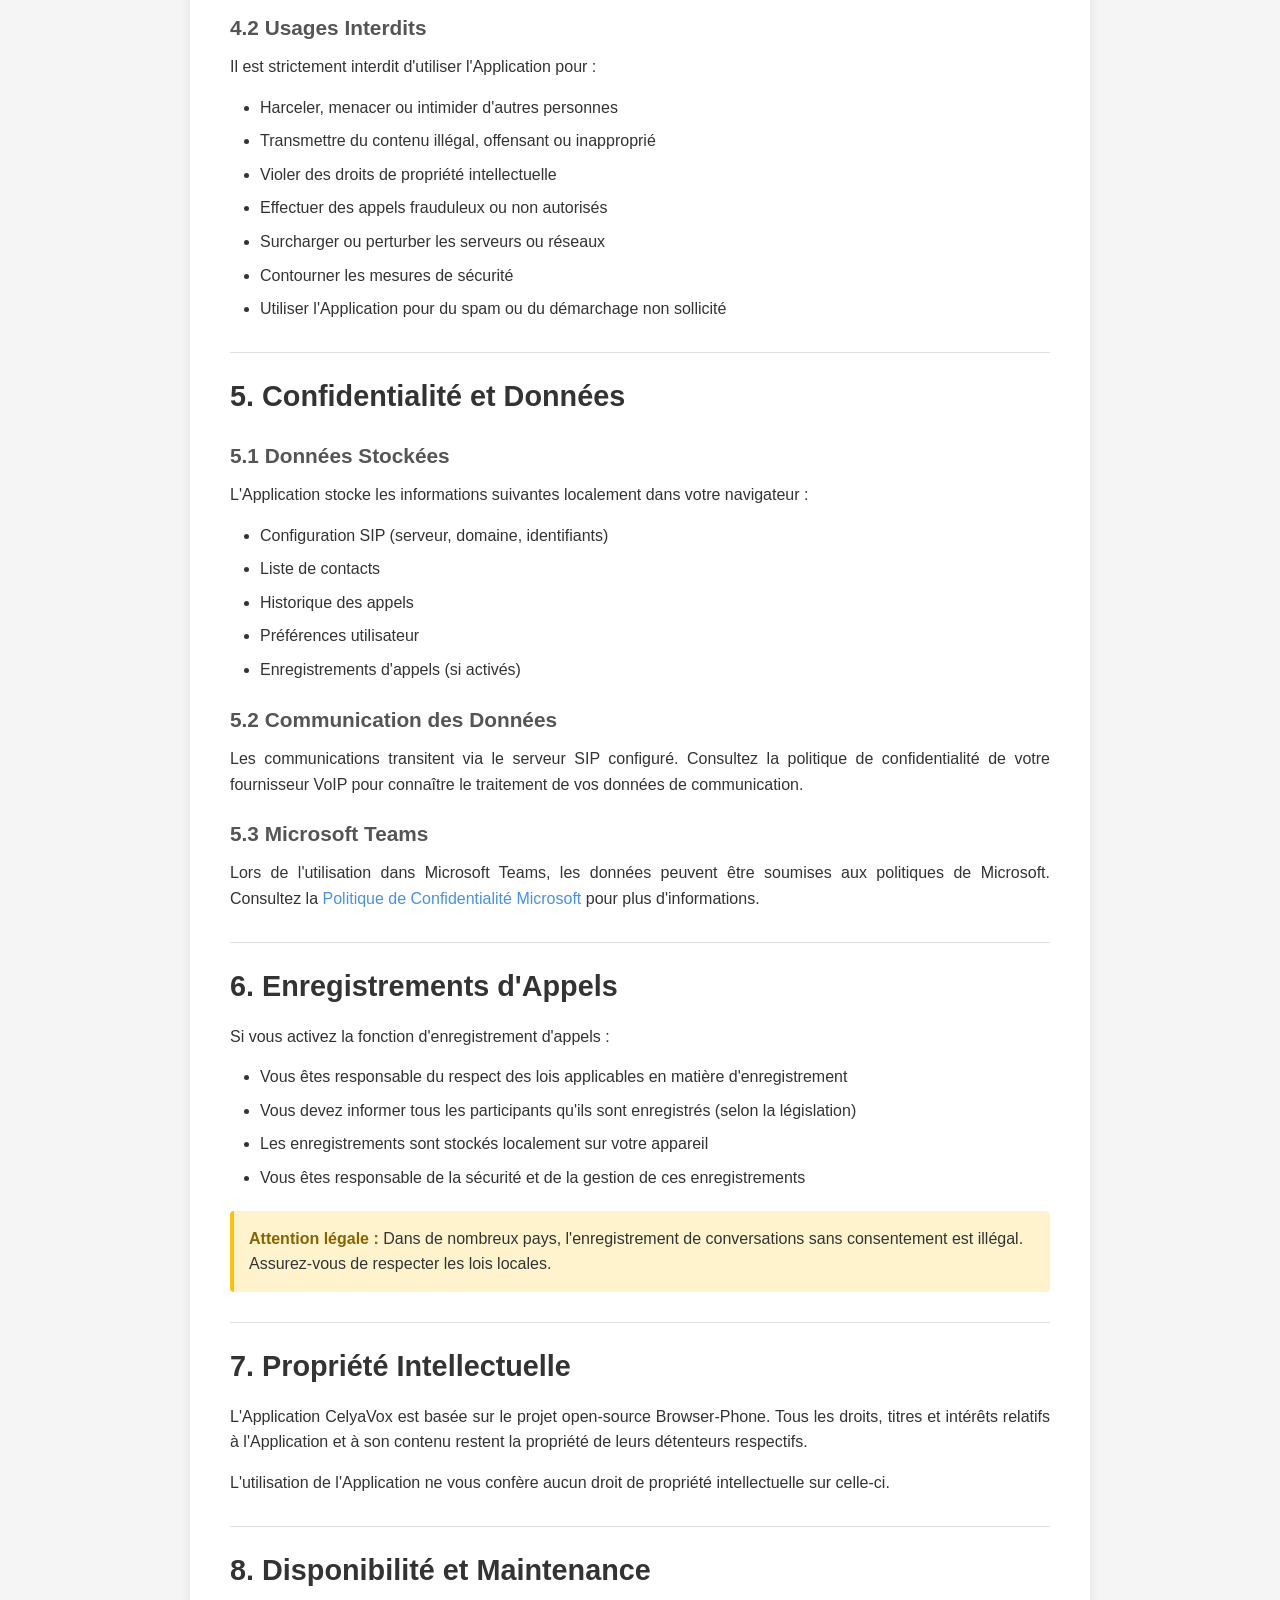
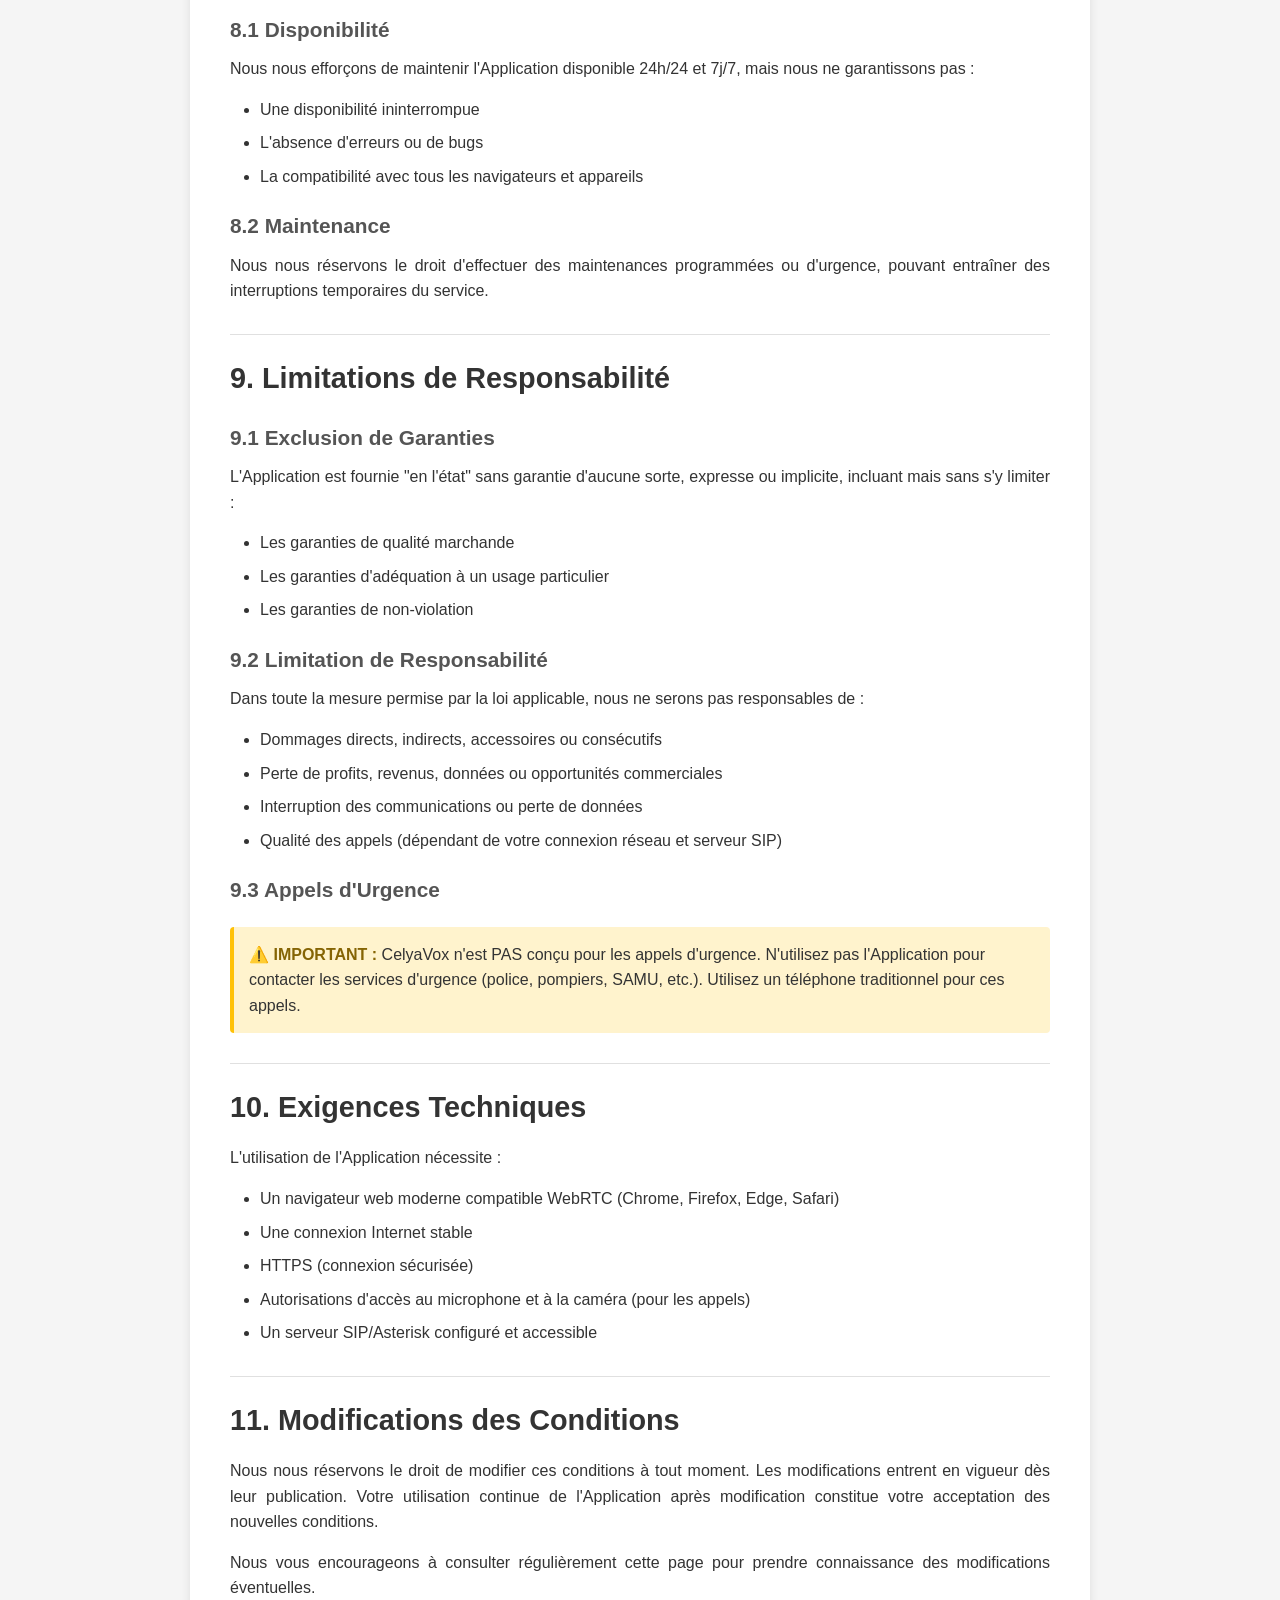
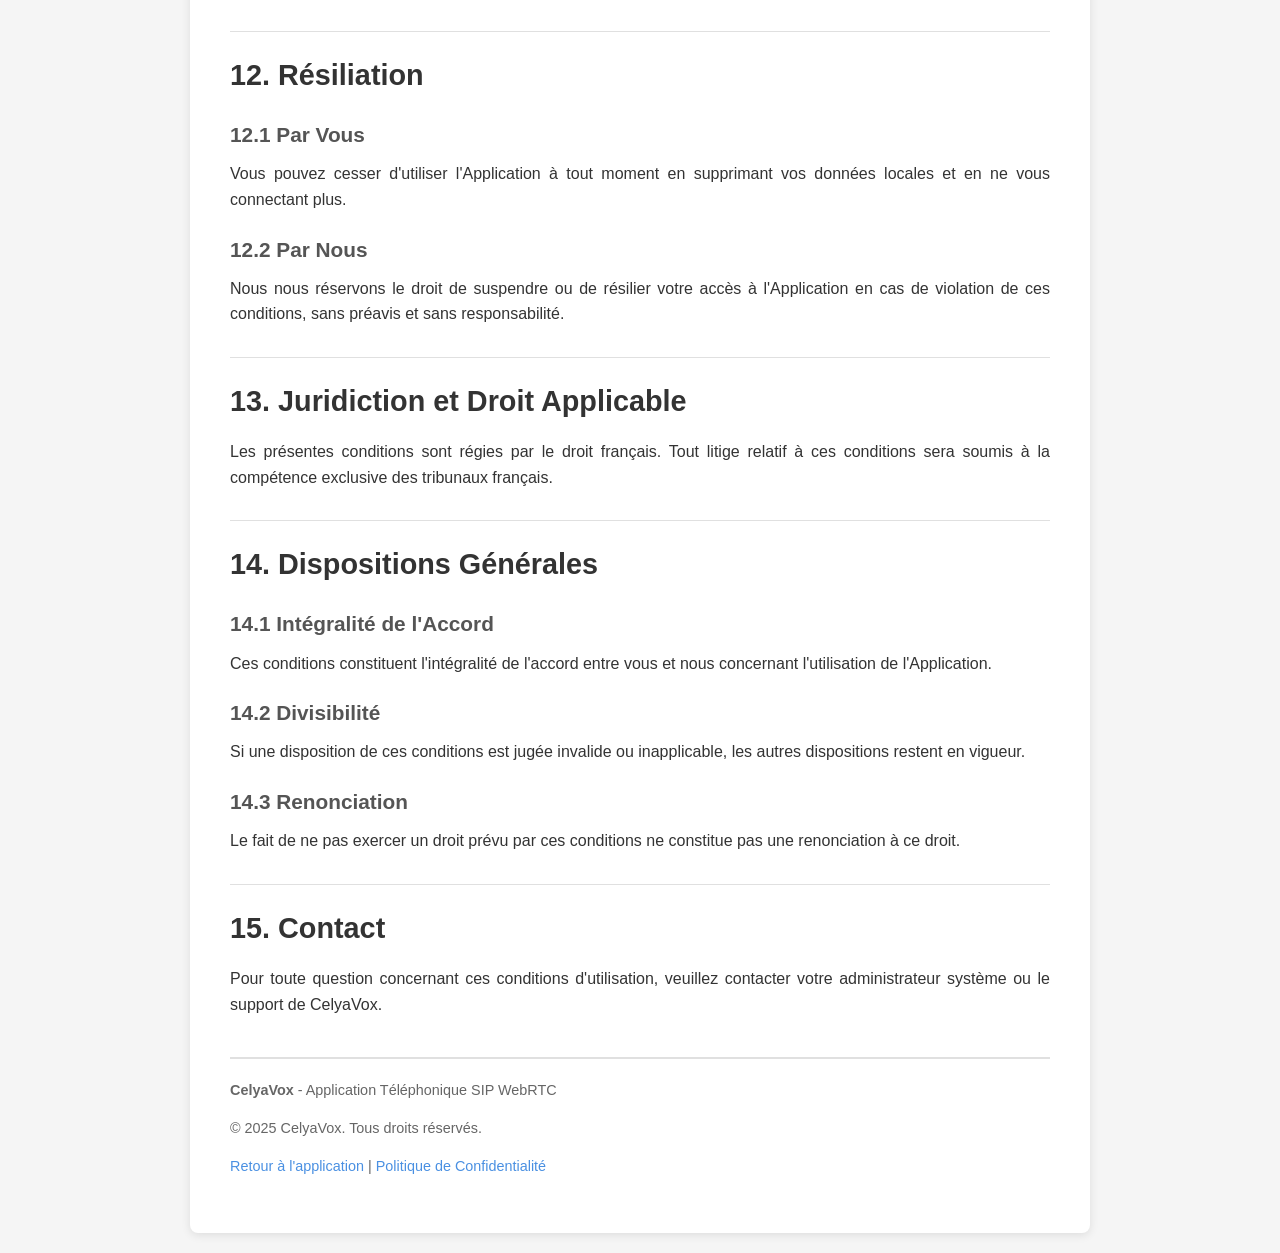
<file: terms.html>
<!DOCTYPE html>
<html lang="fr">
<head>
    <meta charset="UTF-8">
    <meta name="viewport" content="width=device-width, initial-scale=1.0">
    <title>Conditions d'Utilisation - CelyaVox</title>
    <style>
        * {
            margin: 0;
            padding: 0;
            box-sizing: border-box;
        }
        
        body {
            font-family: -apple-system, BlinkMacSystemFont, 'Segoe UI', Roboto, 'Helvetica Neue', Arial, sans-serif;
            line-height: 1.6;
            color: #333;
            background-color: #f5f5f5;
            padding: 20px;
        }
        
        .container {
            max-width: 900px;
            margin: 0 auto;
            background-color: white;
            padding: 40px;
            border-radius: 8px;
            box-shadow: 0 2px 10px rgba(0,0,0,0.1);
        }
        
        h1 {
            color: #4A90E2;
            font-size: 2.5em;
            margin-bottom: 10px;
            border-bottom: 3px solid #4A90E2;
            padding-bottom: 15px;
        }
        
        .last-update {
            color: #666;
            font-size: 0.9em;
            margin-bottom: 30px;
            font-style: italic;
        }
        
        h2 {
            color: #333;
            font-size: 1.8em;
            margin-top: 30px;
            margin-bottom: 15px;
            padding-top: 20px;
            border-top: 1px solid #e0e0e0;
        }
        
        h3 {
            color: #555;
            font-size: 1.3em;
            margin-top: 20px;
            margin-bottom: 10px;
        }
        
        p {
            margin-bottom: 15px;
            text-align: justify;
        }
        
        ul, ol {
            margin-left: 30px;
            margin-bottom: 15px;
        }
        
        li {
            margin-bottom: 8px;
        }
        
        .highlight {
            background-color: #fff3cd;
            padding: 15px;
            border-left: 4px solid #ffc107;
            margin: 20px 0;
            border-radius: 4px;
        }
        
        .highlight strong {
            color: #856404;
        }
        
        .section {
            margin-bottom: 25px;
        }
        
        a {
            color: #4A90E2;
            text-decoration: none;
        }
        
        a:hover {
            text-decoration: underline;
        }
        
        .footer {
            margin-top: 40px;
            padding-top: 20px;
            border-top: 2px solid #e0e0e0;
            text-align: center;
            color: #666;
            font-size: 0.9em;
        }
        
        @media (max-width: 768px) {
            .container {
                padding: 20px;
            }
            
            h1 {
                font-size: 2em;
            }
            
            h2 {
                font-size: 1.5em;
            }
        }
    </style>
</head>
<body>
    <div class="container">
        <h1>📋 Conditions d'Utilisation</h1>
        <p class="last-update">Dernière mise à jour : 10 décembre 2025</p>
        
        <div class="highlight">
            <strong>Important :</strong> En utilisant CelyaVox, vous acceptez les présentes conditions d'utilisation. Veuillez les lire attentivement.
        </div>

        <div class="section">
            <h2>1. Acceptation des Conditions</h2>
            <p>
                En accédant et en utilisant l'application CelyaVox ("l'Application"), vous acceptez d'être lié par les présentes conditions d'utilisation. 
                Si vous n'acceptez pas ces conditions, veuillez ne pas utiliser l'Application.
            </p>
        </div>

        <div class="section">
            <h2>2. Description du Service</h2>
            <p>
                CelyaVox est une application téléphonique SIP WebRTC complète basée sur navigateur, conçue pour fonctionner avec Asterisk PBX. 
                L'Application permet :
            </p>
            <ul>
                <li>La passation et la réception d'appels audio et vidéo</li>
                <li>La messagerie instantanée</li>
                <li>La gestion de contacts</li>
                <li>L'enregistrement d'appels (selon configuration)</li>
                <li>L'intégration avec Microsoft Teams</li>
            </ul>
        </div>

        <div class="section">
            <h2>3. Compte Utilisateur et Sécurité</h2>
            
            <h3>3.1 Création de Compte</h3>
            <p>
                L'utilisation de l'Application nécessite une configuration SIP valide fournie par votre administrateur système ou fournisseur de services VoIP.
            </p>
            
            <h3>3.2 Sécurité des Identifiants</h3>
            <p>
                Vous êtes responsable de :
            </p>
            <ul>
                <li>La confidentialité de vos identifiants SIP (nom d'utilisateur et mot de passe)</li>
                <li>Toutes les activités effectuées via votre compte</li>
                <li>La notification immédiate en cas d'utilisation non autorisée de votre compte</li>
            </ul>
            
            <div class="highlight">
                <strong>Sécurité :</strong> Ne partagez jamais vos identifiants SIP avec des tiers. Les identifiants sont stockés localement dans votre navigateur.
            </div>
        </div>

        <div class="section">
            <h2>4. Utilisation Acceptable</h2>
            
            <h3>4.1 Usages Autorisés</h3>
            <p>Vous acceptez d'utiliser l'Application uniquement pour :</p>
            <ul>
                <li>Des communications professionnelles ou personnelles légitimes</li>
                <li>Des finalités conformes aux lois et règlements applicables</li>
                <li>Des usages respectant les politiques de votre organisation</li>
            </ul>
            
            <h3>4.2 Usages Interdits</h3>
            <p>Il est strictement interdit d'utiliser l'Application pour :</p>
            <ul>
                <li>Harceler, menacer ou intimider d'autres personnes</li>
                <li>Transmettre du contenu illégal, offensant ou inapproprié</li>
                <li>Violer des droits de propriété intellectuelle</li>
                <li>Effectuer des appels frauduleux ou non autorisés</li>
                <li>Surcharger ou perturber les serveurs ou réseaux</li>
                <li>Contourner les mesures de sécurité</li>
                <li>Utiliser l'Application pour du spam ou du démarchage non sollicité</li>
            </ul>
        </div>

        <div class="section">
            <h2>5. Confidentialité et Données</h2>
            
            <h3>5.1 Données Stockées</h3>
            <p>L'Application stocke les informations suivantes localement dans votre navigateur :</p>
            <ul>
                <li>Configuration SIP (serveur, domaine, identifiants)</li>
                <li>Liste de contacts</li>
                <li>Historique des appels</li>
                <li>Préférences utilisateur</li>
                <li>Enregistrements d'appels (si activés)</li>
            </ul>
            
            <h3>5.2 Communication des Données</h3>
            <p>
                Les communications transitent via le serveur SIP configuré. Consultez la politique de confidentialité de votre fournisseur VoIP 
                pour connaître le traitement de vos données de communication.
            </p>
            
            <h3>5.3 Microsoft Teams</h3>
            <p>
                Lors de l'utilisation dans Microsoft Teams, les données peuvent être soumises aux politiques de Microsoft. 
                Consultez la <a href="https://privacy.microsoft.com" target="_blank">Politique de Confidentialité Microsoft</a> pour plus d'informations.
            </p>
        </div>

        <div class="section">
            <h2>6. Enregistrements d'Appels</h2>
            <p>
                Si vous activez la fonction d'enregistrement d'appels :
            </p>
            <ul>
                <li>Vous êtes responsable du respect des lois applicables en matière d'enregistrement</li>
                <li>Vous devez informer tous les participants qu'ils sont enregistrés (selon la législation)</li>
                <li>Les enregistrements sont stockés localement sur votre appareil</li>
                <li>Vous êtes responsable de la sécurité et de la gestion de ces enregistrements</li>
            </ul>
            
            <div class="highlight">
                <strong>Attention légale :</strong> Dans de nombreux pays, l'enregistrement de conversations sans consentement est illégal. 
                Assurez-vous de respecter les lois locales.
            </div>
        </div>

        <div class="section">
            <h2>7. Propriété Intellectuelle</h2>
            <p>
                L'Application CelyaVox est basée sur le projet open-source Browser-Phone. Tous les droits, titres et intérêts relatifs à l'Application 
                et à son contenu restent la propriété de leurs détenteurs respectifs.
            </p>
            <p>
                L'utilisation de l'Application ne vous confère aucun droit de propriété intellectuelle sur celle-ci.
            </p>
        </div>

        <div class="section">
            <h2>8. Disponibilité et Maintenance</h2>
            
            <h3>8.1 Disponibilité</h3>
            <p>
                Nous nous efforçons de maintenir l'Application disponible 24h/24 et 7j/7, mais nous ne garantissons pas :
            </p>
            <ul>
                <li>Une disponibilité ininterrompue</li>
                <li>L'absence d'erreurs ou de bugs</li>
                <li>La compatibilité avec tous les navigateurs et appareils</li>
            </ul>
            
            <h3>8.2 Maintenance</h3>
            <p>
                Nous nous réservons le droit d'effectuer des maintenances programmées ou d'urgence, pouvant entraîner des interruptions temporaires du service.
            </p>
        </div>

        <div class="section">
            <h2>9. Limitations de Responsabilité</h2>
            
            <h3>9.1 Exclusion de Garanties</h3>
            <p>
                L'Application est fournie "en l'état" sans garantie d'aucune sorte, expresse ou implicite, incluant mais sans s'y limiter :
            </p>
            <ul>
                <li>Les garanties de qualité marchande</li>
                <li>Les garanties d'adéquation à un usage particulier</li>
                <li>Les garanties de non-violation</li>
            </ul>
            
            <h3>9.2 Limitation de Responsabilité</h3>
            <p>
                Dans toute la mesure permise par la loi applicable, nous ne serons pas responsables de :
            </p>
            <ul>
                <li>Dommages directs, indirects, accessoires ou consécutifs</li>
                <li>Perte de profits, revenus, données ou opportunités commerciales</li>
                <li>Interruption des communications ou perte de données</li>
                <li>Qualité des appels (dépendant de votre connexion réseau et serveur SIP)</li>
            </ul>
            
            <h3>9.3 Appels d'Urgence</h3>
            <div class="highlight">
                <strong>⚠️ IMPORTANT :</strong> CelyaVox n'est PAS conçu pour les appels d'urgence. N'utilisez pas l'Application pour contacter 
                les services d'urgence (police, pompiers, SAMU, etc.). Utilisez un téléphone traditionnel pour ces appels.
            </div>
        </div>

        <div class="section">
            <h2>10. Exigences Techniques</h2>
            <p>L'utilisation de l'Application nécessite :</p>
            <ul>
                <li>Un navigateur web moderne compatible WebRTC (Chrome, Firefox, Edge, Safari)</li>
                <li>Une connexion Internet stable</li>
                <li>HTTPS (connexion sécurisée)</li>
                <li>Autorisations d'accès au microphone et à la caméra (pour les appels)</li>
                <li>Un serveur SIP/Asterisk configuré et accessible</li>
            </ul>
        </div>

        <div class="section">
            <h2>11. Modifications des Conditions</h2>
            <p>
                Nous nous réservons le droit de modifier ces conditions à tout moment. Les modifications entrent en vigueur dès leur publication. 
                Votre utilisation continue de l'Application après modification constitue votre acceptation des nouvelles conditions.
            </p>
            <p>
                Nous vous encourageons à consulter régulièrement cette page pour prendre connaissance des modifications éventuelles.
            </p>
        </div>

        <div class="section">
            <h2>12. Résiliation</h2>
            
            <h3>12.1 Par Vous</h3>
            <p>
                Vous pouvez cesser d'utiliser l'Application à tout moment en supprimant vos données locales et en ne vous connectant plus.
            </p>
            
            <h3>12.2 Par Nous</h3>
            <p>
                Nous nous réservons le droit de suspendre ou de résilier votre accès à l'Application en cas de violation de ces conditions, 
                sans préavis et sans responsabilité.
            </p>
        </div>

        <div class="section">
            <h2>13. Juridiction et Droit Applicable</h2>
            <p>
                Les présentes conditions sont régies par le droit français. Tout litige relatif à ces conditions sera soumis à la compétence 
                exclusive des tribunaux français.
            </p>
        </div>

        <div class="section">
            <h2>14. Dispositions Générales</h2>
            
            <h3>14.1 Intégralité de l'Accord</h3>
            <p>
                Ces conditions constituent l'intégralité de l'accord entre vous et nous concernant l'utilisation de l'Application.
            </p>
            
            <h3>14.2 Divisibilité</h3>
            <p>
                Si une disposition de ces conditions est jugée invalide ou inapplicable, les autres dispositions restent en vigueur.
            </p>
            
            <h3>14.3 Renonciation</h3>
            <p>
                Le fait de ne pas exercer un droit prévu par ces conditions ne constitue pas une renonciation à ce droit.
            </p>
        </div>

        <div class="section">
            <h2>15. Contact</h2>
            <p>
                Pour toute question concernant ces conditions d'utilisation, veuillez contacter votre administrateur système ou le support de CelyaVox.
            </p>
        </div>

        <div class="footer">
            <p><strong>CelyaVox</strong> - Application Téléphonique SIP WebRTC</p>
            <p>© 2025 CelyaVox. Tous droits réservés.</p>
            <p>
                <a href="index.html">Retour à l'application</a> | 
                <a href="privacy.html">Politique de Confidentialité</a>
            </p>
        </div>
    </div>
</body>
</html>
</file>
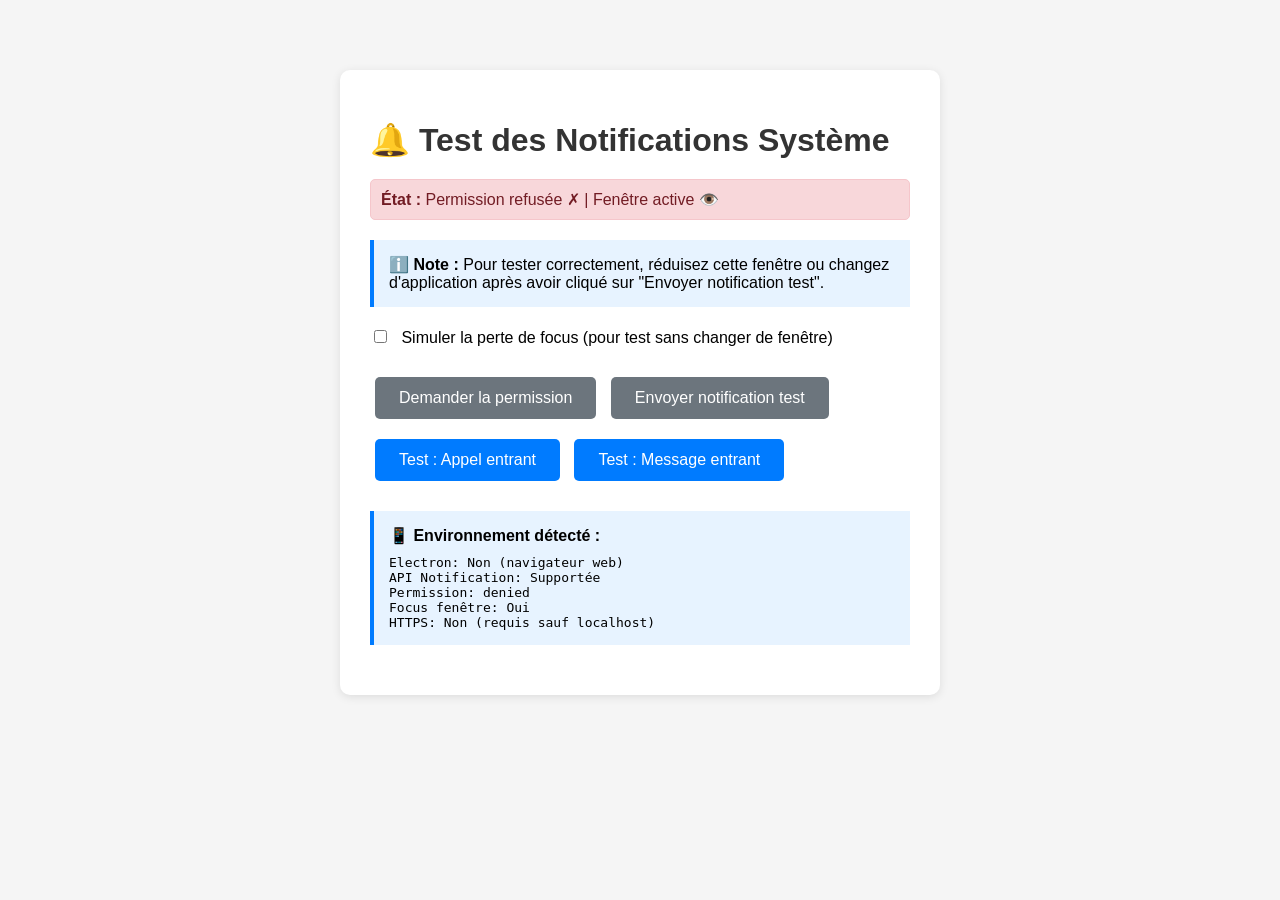
<file: test-notifications.html>
<!DOCTYPE html>
<html lang="fr">
<head>
    <meta charset="UTF-8">
    <meta name="viewport" content="width=device-width, initial-scale=1.0">
    <title>Test Notifications Système</title>
    <style>
        body {
            font-family: Arial, sans-serif;
            max-width: 600px;
            margin: 50px auto;
            padding: 20px;
            background: #f5f5f5;
        }
        .card {
            background: white;
            padding: 30px;
            border-radius: 10px;
            box-shadow: 0 2px 10px rgba(0,0,0,0.1);
        }
        h1 {
            color: #333;
            margin-bottom: 20px;
        }
        .status {
            padding: 10px;
            border-radius: 5px;
            margin: 15px 0;
        }
        .status.granted {
            background: #d4edda;
            color: #155724;
            border: 1px solid #c3e6cb;
        }
        .status.denied {
            background: #f8d7da;
            color: #721c24;
            border: 1px solid #f5c6cb;
        }
        .status.default {
            background: #fff3cd;
            color: #856404;
            border: 1px solid #ffeaa7;
        }
        button {
            background: #007bff;
            color: white;
            border: none;
            padding: 12px 24px;
            border-radius: 5px;
            cursor: pointer;
            margin: 10px 5px;
            font-size: 16px;
        }
        button:hover {
            background: #0056b3;
        }
        button:disabled {
            background: #6c757d;
            cursor: not-allowed;
        }
        .info {
            background: #e7f3ff;
            padding: 15px;
            border-left: 4px solid #007bff;
            margin: 20px 0;
        }
        .checkbox-group {
            margin: 20px 0;
        }
        .checkbox-group label {
            display: block;
            margin: 10px 0;
            cursor: pointer;
        }
        .checkbox-group input[type="checkbox"] {
            margin-right: 10px;
        }
    </style>
</head>
<body>
    <div class="card">
        <h1>🔔 Test des Notifications Système</h1>
        
        <div id="status" class="status default">
            <strong>État :</strong> <span id="statusText">Chargement...</span>
        </div>

        <div class="info">
            <strong>ℹ️ Note :</strong> Pour tester correctement, réduisez cette fenêtre ou changez d'application après avoir cliqué sur "Envoyer notification test".
        </div>

        <div class="checkbox-group">
            <label>
                <input type="checkbox" id="simulateNoFocus">
                Simuler la perte de focus (pour test sans changer de fenêtre)
            </label>
        </div>

        <button id="requestBtn" onclick="requestPermission()">
            Demander la permission
        </button>

        <button id="testBtn" onclick="sendTestNotification()" disabled>
            Envoyer notification test
        </button>

        <button onclick="testIncomingCall()">
            Test : Appel entrant
        </button>

        <button onclick="testIncomingMessage()">
            Test : Message entrant
        </button>

        <div class="info" style="margin-top: 20px;">
            <strong>📱 Environnement détecté :</strong>
            <div id="envInfo" style="margin-top: 10px; font-family: monospace;"></div>
        </div>
    </div>

    <script>
        // Variables globales (simulées depuis phone.js)
        var windowHasFocus = true;
        var browserNotificationsEnabled = false;

        // Détection du focus
        window.addEventListener('focus', function() {
            windowHasFocus = true;
            updateStatus();
        });

        window.addEventListener('blur', function() {
            windowHasFocus = false;
            updateStatus();
        });

        document.addEventListener('visibilitychange', function() {
            if (document.hidden) {
                windowHasFocus = false;
            } else {
                windowHasFocus = true;
            }
            updateStatus();
        });

        // Fonction de détection d'environnement
        function isRunningInBrowser() {
            return !window.env || !window.env.isElectron;
        }

        // Fonction de demande de permission
        function requestPermission() {
            if (!isRunningInBrowser()) {
                alert('Cette fonctionnalité est désactivée dans Electron');
                return;
            }

            if (!("Notification" in window)) {
                alert('Votre navigateur ne supporte pas les notifications système');
                return;
            }

            Notification.requestPermission().then(function(permission) {
                if (permission === "granted") {
                    browserNotificationsEnabled = true;
                    console.log('[Notifications] Permission accordée');
                } else {
                    console.log('[Notifications] Permission refusée');
                }
                updateStatus();
            });
        }

        // Fonction d'affichage de notification
        function showBrowserNotification(title, options) {
            var simulateNoFocus = document.getElementById('simulateNoFocus').checked;
            
            if (!isRunningInBrowser()) {
                console.log('[Test] Notification bloquée : Electron détecté');
                return;
            }

            if (windowHasFocus && !simulateNoFocus) {
                console.log('[Test] Notification bloquée : fenêtre a le focus');
                return;
            }

            if (!browserNotificationsEnabled || Notification.permission !== "granted") {
                console.log('[Test] Notification bloquée : permission non accordée');
                return;
            }

            var notification = new Notification(title, options);

            notification.onclick = function() {
                console.log('[Test] Notification cliquée');
                window.focus();
                notification.close();
            };

            setTimeout(function() {
                notification.close();
            }, 10000);

            console.log('[Test] Notification affichée avec succès');
            return notification;
        }

        // Test de notification simple
        function sendTestNotification() {
            showBrowserNotification('Test CelyaVox', {
                body: 'Ceci est une notification de test. Cliquez pour revenir à l\'application.',
                icon: 'icons/512.png',
                tag: 'test-notification',
                requireInteraction: false
            });
        }

        // Test appel entrant
        function testIncomingCall() {
            showBrowserNotification('Appel entrant', {
                body: 'John Doe (0123456789)',
                icon: 'icons/512.png',
                tag: 'incoming-call-test',
                requireInteraction: false
            });
        }

        // Test message entrant
        function testIncomingMessage() {
            showBrowserNotification('Message de : Jane Smith', {
                body: 'Bonjour ! Comment allez-vous aujourd\'hui ?',
                icon: 'icons/512.png',
                tag: 'message-test',
                requireInteraction: false
            });
        }

        // Mise à jour de l'interface
        function updateStatus() {
            var statusDiv = document.getElementById('status');
            var statusText = document.getElementById('statusText');
            var testBtn = document.getElementById('testBtn');
            var requestBtn = document.getElementById('requestBtn');

            if (!("Notification" in window)) {
                statusDiv.className = 'status denied';
                statusText.textContent = 'Navigateur non supporté';
                testBtn.disabled = true;
                requestBtn.disabled = true;
                return;
            }

            var permission = Notification.permission;
            
            if (permission === 'granted') {
                statusDiv.className = 'status granted';
                statusText.textContent = 'Permission accordée ✓';
                browserNotificationsEnabled = true;
                testBtn.disabled = false;
                requestBtn.disabled = true;
            } else if (permission === 'denied') {
                statusDiv.className = 'status denied';
                statusText.textContent = 'Permission refusée ✗';
                testBtn.disabled = true;
                requestBtn.disabled = true;
            } else {
                statusDiv.className = 'status default';
                statusText.textContent = 'En attente de permission';
                testBtn.disabled = true;
                requestBtn.disabled = false;
            }

            // Mise à jour info focus
            if (windowHasFocus) {
                statusText.textContent += ' | Fenêtre active 👁️';
            } else {
                statusText.textContent += ' | Fenêtre inactive 💤';
            }

            // Info environnement
            var envInfo = document.getElementById('envInfo');
            var isElectron = window.env && window.env.isElectron;
            envInfo.innerHTML = 
                'Electron: ' + (isElectron ? 'Oui (notifications désactivées)' : 'Non (navigateur web)') + '<br>' +
                'API Notification: ' + ("Notification" in window ? 'Supportée' : 'Non supportée') + '<br>' +
                'Permission: ' + (permission || 'default') + '<br>' +
                'Focus fenêtre: ' + (windowHasFocus ? 'Oui' : 'Non') + '<br>' +
                'HTTPS: ' + (location.protocol === 'https:' ? 'Oui' : 'Non (requis sauf localhost)');
        }

        // Initialisation
        window.addEventListener('load', function() {
            updateStatus();
        });
    </script>
</body>
</html>
</file>
<file: phone.css>
/* Style Sheet for CelyaVox */

.loading{
    background-color: #FFFFFF;
    position: fixed;
    display: flex;
    justify-content: center;
    align-items: center;
    width: 100%;
    height: 100%;
    top: 0;
    left: 0;
    z-index: 99;
}
.loading span{
    color: #222222;
    font-size: 42px;
}
.theme-dark .loading{
    background-color: #222222;
}
.theme-dark .loading span{
    color: #FFFFFF;
}

/* CSS_Ui */

.NoSelect {
    -webkit-user-select: text;  /* Chrome all / Safari all */
    -moz-user-select: text;     /* Firefox all */
    -ms-user-select: text;      /* IE 10+ */
    user-select: text;          /* Likely future */
    -webkit-touch-callout: default; /* iOS */
}

.UiText {
    font-family: Roboto, Arial, Helvetica;
    font-size: 15px;
    margin-top: 10px;
}

.UiTextHeading{
    font-family: Roboto, Arial, Helvetica;
    font-size: 17px;
    margin-top: 7px;
    border-bottom: 1px solid #383838;
    margin-bottom: 7px;
    cursor: pointer;
    padding-bottom: 3px;
}
.UiTextHeading::before{
    content: "\f078";
    font-family: FontAwesome;
    font-size: 14px;
    margin-right: 3px;
    float: right;
}
.UiTextHeadingIcon{
    padding: 3px;
    font-size: 14px;
    border-radius: 3px;
}

.UiButtonBar {
    text-align:center; 
    height:49px;
    vertical-align: middle;
    line-height: 49px;
}

.UiButtonBar button {
    margin: 0px;
    line-height: 100%;
    padding: 0px;
    padding-left: 7px;
    padding-right: 7px;
    border-radius: 4px;
    min-width: 30px;
    min-height: 24px;
    font-family: Roboto, Arial, Helvetica;
    font-size: 14px;
    margin-left: 1px;
    margin-right: 1px;
    outline: none;
    cursor: pointer;
    box-shadow: inset 1px 1px 1px 0px rgba(250, 250, 250, 0.2), inset -1px -1px 1px rgba(0, 0, 0, 0.2);
}

.UiButtonBar button:active {
    background-image: none;
}
.UiButtonBar button:focus {
	outline: none;
}
.UiButtonBar button:disabled {
    cursor: default;
}

.UiButtonBarHtml {
    position: absolute;
    left: 0px;
    width: 100%;
    bottom: 0px;
}

.UiWindowButtonBar {
    text-align:center; 
    height: 49px;
    vertical-align: middle;
    line-height: 49px;
}
.UiWindowButtonBar button {
    margin: 0px;
    line-height: 100%;
    padding: 0px;
    padding-left: 7px;
    padding-right: 7px;
    border-radius: 4px;
    min-width: 80px;
    min-height: 30px;
    font-family: Roboto, Arial, Helvetica;
    font-size: 14px;
    margin-left: 1px;
    margin-right: 1px;
    outline: none;
    cursor: pointer;
    box-shadow: inset 1px 1px 1px 0px rgba(250, 250, 250, 0.2), inset -1px -1px 1px rgba(0, 0, 0, 0.2);
}
.UiWindowButtonBar button:active {
    background-image: none;
}
.UiWindowButtonBar button:focus {
	outline: none;
}
.UiWindowButtonBar button:disabled {
    cursor: default;
}

/* Bandeau bas moderne */
.bottom-nav {
    position: fixed;
    bottom: 0;
    left: 0;
    right: 0;
    height: 64px;
    display: grid;
    grid-auto-flow: column;
    grid-auto-columns: 1fr;
    align-items: center;
    background: rgba(250, 250, 250, 0.9);
    backdrop-filter: blur(8px);
    border-top: 1px solid rgba(0,0,0,0.08);
    z-index: 1000;
}
.bottom-nav__item {
    appearance: none;
    border: 0;
    background: transparent;
    height: 100%;
    display: flex;
    flex-direction: column;
    align-items: center;
    justify-content: center;
    gap: 4px;
    font-family: Roboto, Arial, Helvetica;
    color: #334155;
    font-size: 12px;
    cursor: pointer;
}
.bottom-nav__item:focus { outline: none; }
.bottom-nav__item:hover { background: rgba(0,0,0,0.04); }
.bottom-nav__icon { font-size: 18px; line-height: 1; }
.bottom-nav__label { line-height: 1; }

/* Agrandir l'icône du bouton Clavier (Home) lorsqu'il n'a pas de libellé */
#nav-clavier .bottom-nav__icon {
    font-size: 26px;
}

/* Historique: flèches à 45° pour les icônes courbées (fa-level-up/down) */
.history-diag-45 {
    display: inline-block; /* nécessaire pour transform */
    transform-origin: 50% 50%;
    vertical-align: middle;
}
.history-diag-45--up { transform: rotate(45deg); }
.history-diag-45--down { transform: rotate(45deg); }

.theme-dark .bottom-nav {
    background: rgba(30, 30, 30, 0.85);
    border-top-color: rgba(255,255,255,0.08);
}
.theme-dark .bottom-nav__item { color: #e5e7eb; }
.theme-dark .bottom-nav__item:hover { background: rgba(255,255,255,0.06); }

/* Panneau latéral gauche */
.sidepanel {
    position: fixed;
    top: 0;
    left: 0;
    bottom: 0;
    width: 320px;
    background: #ffffff;
    box-shadow: 2px 0 12px rgba(0,0,0,0.15);
    transform: translateX(-100%);
    transition: transform 220ms ease;
    z-index: 900;
    display: flex;
    flex-direction: column;
}
.sidepanel--right {
    left: auto;
    right: 0;
    box-shadow: -2px 0 12px rgba(0,0,0,0.15);
    transform: translateX(100%);
}
.sidepanel--right .sidepanel__resizer {
    position: absolute;
    right: 0;
    top: 0;
    bottom: 0;
    width: 10px;
    cursor: ew-resize;
    z-index: 1;
    border-right: 1px solid rgba(0,0,0,0.04);
}
.sidepanel--right .sidepanel__left-resizer {
    position: absolute;
    left: 0;
    top: 0;
    bottom: 0;
    width: 10px;
    cursor: ew-resize;
    z-index: 1;
    border-left: 1px solid rgba(0,0,0,0.04);
}
.sidepanel--right .sidepanel__left-resizer::before {
    content: '\2194';
    position: absolute;
    left: 50%;
    top: 50%;
    transform: translate(-50%, -50%);
    font-size: 12px;
    color: rgba(0,0,0,0.45);
    background: rgba(255,255,255,0.92);
    border: 1px solid rgba(0,0,0,0.1);
    border-radius: 8px;
    padding: 2px 4px;
    opacity: 0;
    transition: opacity 120ms ease;
    pointer-events: none;
}
.sidepanel--right .sidepanel__left-resizer:hover::before,
.sidepanel--right.sidepanel--resizing .sidepanel__left-resizer::before {
    opacity: 1;
}
.sidepanel--right .sidepanel__resizer::before {
    content: '\2194';
    position: absolute;
    left: 50%;
    top: 50%;
    transform: translate(-50%, -50%);
    font-size: 12px;
    color: rgba(0,0,0,0.45);
    background: rgba(255,255,255,0.92);
    border: 1px solid rgba(0,0,0,0.1);
    border-radius: 8px;
    padding: 2px 4px;
    opacity: 0;
    transition: opacity 120ms ease;
    pointer-events: none;
}
.sidepanel--right .sidepanel__resizer:hover::before,
.sidepanel--right.sidepanel--resizing .sidepanel__resizer::before {
    opacity: 1;
}
.sidepanel--right.sidepanel--resizing {
    transition: none;
}
body.sidepanel-right-resizing,
body.sidepanel-right-resizing * {
    cursor: ew-resize !important;
    user-select: none !important;
}
.sidepanel--right.sidepanel--open { transform: translateX(0); }
.with-bottom-nav .sidepanel {
    bottom: 0;
}
.sidepanel--open { transform: translateX(0); }
.sidepanel__header {
    display: flex;
    align-items: center;
    justify-content: space-between;
    height: 50px !important;
    min-height: 50px !important;
    flex: 0 0 50px;
    padding: 0 12px;
    box-sizing: border-box;
    background: #f6f6f6;
    border-bottom: 1px solid rgba(0,0,0,0.08);
}
.sidepanel[data-type="history"] .sidepanel__header {
    height: 50px !important;
    min-height: 50px !important;
}
.sidepanel__title { font-weight: 600; }
.sidepanel__close {
    appearance: none;
    background: transparent;
    border: 0;
    font-size: 22px;
    line-height: 1;
    cursor: pointer;
}
.sidepanel__content {
    padding: 8px 0;
    overflow: auto; /* Un seul scroll, sur le contenu */
    max-height: calc(100vh - 64px - 50px); /* viewport - bottom bar (64) - header (50) */
    color: #111827;
}
.sidepanel[data-type="favorites"] #favoritesPanel {
    min-width: 0;
}
.sidepanel[data-type="favorites"] #favHelp {
    flex: 1 1 auto;
    min-width: 0;
    white-space: normal;
}
.sidepanel[data-type="favorites"] .sp-section-title,
.sidepanel[data-type="favorites"] .sp-text,
.sidepanel[data-type="favorites"] .sp-link {
    overflow-wrap: anywhere;
    word-break: break-word;
    white-space: normal;
}
.sidepanel__content {
    scrollbar-width: thin;
    scrollbar-color: #a6a6a6 transparent;
}
.sidepanel__content::-webkit-scrollbar {
    width: 10px;
    height: 10px;
}
.sidepanel__content::-webkit-scrollbar-thumb {
    background: #a6a6a6;
    border-radius: 5px;
}
.sidepanel__content::-webkit-scrollbar-track {
    background: transparent;
}
.sidepanel {
    --sp-toggle-off-bg: #e5e7eb;
    --sp-toggle-on-bg: #10b981;
    --sp-toggle-label: #6b7280;
    --sp-toggle-label-on: #065f46;
    --sp-toggle-knob: #ffffff;
    --sp-table-border: rgba(0,0,0,0.08);
    --sp-row-border: rgba(0,0,0,0.04);
}

/* Sidepanel theme helpers */
.sidepanel .sp-muted {
    color: #6b7280;
}
.sidepanel .sp-text {
    color: #374151;
    font-size: 13px;
}
.sidepanel .sp-label {
    display: block;
    font-size: 13px;
    color: #374151;
    margin-bottom: 6px;
}
.sidepanel .sp-section-title {
    font-weight: 600;
    color: #111827;
}
.sidepanel .sp-input {
    display: block;
    width: 100%;
    max-width: 100%;
    box-sizing: border-box;
    padding: 10px;
    border: 1px solid #d1d5db;
    border-radius: 8px;
    font-size: 14px;
    background: #ffffff;
    color: #111827;
}
.sidepanel .sp-item {
    border-bottom: 1px solid rgba(0,0,0,0.06);
}
.sidepanel .sp-divider {
    border-bottom: 1px solid #e5e7eb;
}
.sidepanel .sp-link {
    appearance: none;
    border: 0;
    background: transparent;
    color: #2563eb;
    cursor: pointer;
    padding: 0;
}
.sidepanel .sp-badge {
    margin-left: 6px;
    font-size: 11px;
    color: #1f2937;
    background: #e5e7eb;
    border: 1px solid #d1d5db;
    border-radius: 10px;
    padding: 1px 6px;
    display: inline-block;
}
.sidepanel .sp-badge--mobile {
    color: #065f46;
    background: #dcfce7;
    border-color: #10b981;
}
.sidepanel .sp-badge--home {
    color: #6b7280;
    background: #f3f4f6;
    border-color: #e5e7eb;
}
.sidepanel .sp-button-surface {
    border: 1px solid #d1d5db;
    background: #f9fafb;
    color: #111827;
    cursor: pointer;
}
.sidepanel .sp-button-add {
    margin-top: 4px;
    padding: 4px 8px;
    border: 1px solid #10b981;
    background: #ecfdf5;
    color: #065f46;
    border-radius: 6px;
    cursor: pointer;
}
.sidepanel .sp-button-danger {
    padding: 6px 10px;
    border: 1px solid #fecaca;
    border-radius: 6px;
    background: #fef2f2;
    color: #b91c1c;
    cursor: pointer;
}
.sidepanel .sp-card {
    border: 1px solid #e5e7eb;
    border-radius: 8px;
    padding: 10px;
}
.sidepanel .sp-table {
    width: 100%;
    border-collapse: collapse;
    font-family: Roboto, Arial, Helvetica;
    font-size: 13px;
}
.sidepanel .sp-table thead tr {
    text-align: left;
    border-bottom: 1px solid var(--sp-table-border);
}
.sidepanel .sp-table tbody tr {
    border-bottom: 1px solid var(--sp-row-border);
}
.sidepanel .sp-table th,
.sidepanel .sp-table td {
    padding: 8px 12px;
}
.sidepanel .sp-table-row--bold {
    font-weight: 600;
}

/* Theme fallback for sidepanels when using JS theme toggle */
.theme-dark .sidepanel {
    background: #1f1f1f;
    box-shadow: 2px 0 12px rgba(0,0,0,0.45);
    --sp-toggle-off-bg: #2f2f2f;
    --sp-toggle-on-bg: #059669;
    --sp-toggle-label: #9ca3af;
    --sp-toggle-label-on: #a7f3d0;
    --sp-toggle-knob: #f3f4f6;
    --sp-table-border: #2f2f2f;
    --sp-row-border: #2a2a2a;
}
.theme-dark .sidepanel__header {
    background: #242424;
    border-bottom: 1px solid #3e3e3e;
    color: #cccccc;
}
.theme-dark .sidepanel__title {
    color: #e5e5e5;
}
.theme-dark .sidepanel__close {
    color: #cccccc;
}
.theme-dark .sidepanel__close:hover {
    color: #ffffff;
    background-color: #333333;
}
.theme-dark .sidepanel__content {
    color: #cccccc;
}
.theme-dark .sidepanel__content {
    scrollbar-color: #4b5563 transparent;
}
.theme-dark .sidepanel__content::-webkit-scrollbar-thumb {
    background: #4b5563;
}
.theme-dark .sidepanel .sp-muted {
    color: #9ca3af;
}
.theme-dark .sidepanel .sp-text {
    color: #cbd5e1;
}
.theme-dark .sidepanel .sp-label {
    color: #cbd5e1;
}
.theme-dark .sidepanel .sp-section-title {
    color: #f3f4f6;
}
.theme-dark .sidepanel .sp-input {
    background: #1f1f1f;
    border-color: #3e3e3e;
    color: #e5e7eb;
}
.theme-dark .sidepanel .sp-item {
    border-bottom-color: #2f2f2f;
}
.theme-dark .sidepanel .sp-divider {
    border-bottom-color: #2f2f2f;
}
.theme-dark .sidepanel .sp-link {
    color: #60a5fa;
}
.theme-dark .sidepanel .sp-badge {
    color: #e5e7eb;
    background: #2b2b2b;
    border-color: #3e3e3e;
}
.theme-dark .sidepanel .sp-badge--mobile {
    color: #a7f3d0;
    background: #064e3b;
    border-color: #10b981;
}
.theme-dark .sidepanel .sp-badge--home {
    color: #9ca3af;
    background: #1f2937;
    border-color: #374151;
}
.theme-dark .sidepanel .sp-button-surface {
    background: #2a2a2a;
    border-color: #3e3e3e;
    color: #e5e7eb;
}
.theme-dark .sidepanel .sp-button-add {
    background: #064e3b;
    color: #d1fae5;
    border-color: #10b981;
}
.theme-dark .sidepanel .sp-button-danger {
    background: #3f1d1d;
    color: #fca5a5;
    border-color: #7f1d1d;
}
.theme-dark .sidepanel .sp-card {
    border-color: #2f2f2f;
    background: #1f1f1f;
}
.sidepanel .sp-error {
    color: #b91c1c;
}

/* Infobulle rapide pour le statut */
.status-tip { position: relative; display: inline-block; }
.status-tip::after {
    content: attr(data-tip);
    position: absolute;
    left: 50%;
    transform: translateX(-50%);
    bottom: 125%;
    white-space: nowrap;
    background: rgba(17, 24, 39, 0.92);
    color: #fff;
    padding: 4px 8px;
    font-size: 11px;
    line-height: 1;
    border-radius: 4px;
    pointer-events: none;
    opacity: 0;
    transition: opacity 60ms ease;
    z-index: 1200;
}
.status-tip::before {
    content: '';
    position: absolute;
    left: 50%;
    transform: translateX(-50%);
    bottom: calc(125% - 4px);
    border: 5px solid transparent;
    border-top-color: rgba(17, 24, 39, 0.92);
    opacity: 0;
    transition: opacity 60ms ease;
    z-index: 1200;
}
.status-tip:hover::after,
.status-tip:hover::before { opacity: 1; }

.theme-dark .status-tip::after { background: rgba(229, 231, 235, 0.95); color: #111827; }
.theme-dark .status-tip::before { border-top-color: rgba(229, 231, 235, 0.95); }

.theme-dark .sidepanel { background: #1e1e1e; }
.theme-dark .sidepanel__header {
    background: #1e1e1e;
    border-bottom-color: rgba(255,255,255,0.1);
}

.UiDeleteButton{
    color: #ac2121;
    border: 1px solid #ac2121;
    background-color: #ffeef1;
}

.UiInputText{
    margin-bottom: 5px !important;
    width: 100% !important;
    box-sizing: border-box;
}
.UiWindowField{
    padding:10px;

    font-family: Roboto, Arial, Helvetica;
    color:#333333;
    font-size: 14px;
    line-height: 1.5;
}
.UiSideField{
    padding-top:0px;
    padding-bottom:0px;
    padding-left:5%;
    padding-right:5%;
}


.PastePreviewContainer {
    display: block;
    width: 150px;
    height: 150px;
    border: 10px solid #FFFFFF;
    border-radius: 200px;
    background-color: #F3F3F3;
    box-shadow: 1px 1px 5px rgba(0, 0, 0, 0.2);
}
.PastePreview {
    max-width: 340px;
    max-height : 340px;
    border: 1px solid #CCCCCC;
    box-shadow: 1px 1px 5px rgba(0, 0, 0, 0.25);
    margin: 5px;

    background-color: #F3F3F3;
    border: 10px solid #FFFFFF;
    border-radius: 200px;
}

/* CSS_TabPageTemplate */

audio{
    outline: none;
}

html {
    margin: 0px;
    padding: 0px;
    height: 100%;
}

body {
    height: 100%;
    margin-top: 0px;
    margin-bottom: 0px;
    padding: 0px;
    font-family: Roboto, Arial, Helvetica;
    font-size: 14px;
    line-height: 1.5;
    cursor: default;
    overflow: hidden;

    -webkit-user-select: text;  /* Chrome all / Safari all */
    -moz-user-select: text;     /* Firefox all */
    -ms-user-select: text;      /* IE 10+ */
    user-select: text;          /* Likely future */
    -webkit-touch-callout: default; /* iOS */
}

.pageContainer{
    min-width: 320px;
    margin-left: auto;
    margin-right: auto;
    height: 100%;
    margin-top: 0px;
    margin-bottom: 0px;
    padding: 0px;
    /* Animation douce quand le panneau latéral pousse le contenu */
    transition: padding-left 220ms ease, padding-right 220ms ease;
}

/* Réserver la place de la barre du bas pour éviter la superposition */
body.with-bottom-nav .pageContainer {
    padding-bottom: 64px; /* hauteur du bandeau .bottom-nav */
    box-sizing: border-box;
}

/* Quand le panneau gauche est ouvert, pousser la zone centrale (#Phone) */
body.sidepanel-open #Phone {
    padding-left: var(--sidepanel-w, 320px); /* largeur du panneau latéral */
    box-sizing: border-box;
}
body.sidepanel-right-open #Phone {
    padding-right: var(--sidepanel-right-push, 320px); /* espace reserve fixe pour ne pas redimensionner le dialpad */
    box-sizing: border-box;
}

/* Quand le Dashboard est actif, #Phone et les panneaux latéraux ne sont pas contraints en largeur */
body.has-dashboard #Phone,
body.has-dashboard .sidepanel {
    max-width: none !important;
}

.smallFlag {
    height: 12px !important;
    vertical-align: middle !important;
    display: inline-block !important;
    margin-right: 5px !important;
    border: 1px solid #868686 !important;
    border-radius: 2px !important;
    background-color: #868686 !important;
}

/* ScrollBar Styling */
.scroller {
    overflow-y: auto;

    /* Firefox */
    scrollbar-width: thin;
    scrollbar-color: #516896 transparent;
}

.scroller::-webkit-scrollbar {
    width: 10px;
    /* Width */
}

.scroller::-webkit-scrollbar-track {
    background: transparent;
    /* Track */
}

.scroller::-webkit-scrollbar-thumb {
    background: #516896;
    /* Handle */
    border-radius: 50px;
}

.scroller::-webkit-scrollbar-thumb:hover {
    background: #697ca2;
    /* Handle on hover */
}

.NoItems {
    margin-top: 50px;
    margin-bottom: 50px;
    margin-left: auto;
    margin-right: auto;
    text-align: center;
    width: 200px;
    border: 2px dashed #9cb5d7;
    border-radius: 15px;
    padding: 20px;
    color: #9cb5d7 !important;
}

.SelectItemArrow {
    float: left;
    margin-top: -10px;
    margin-right: -16px;
    margin-left: -10px;
}

.helpFieldset {
    background-color: #f9f9f9;
    border-right: none;
    border-left: none;
    border-color: #293442;
    font-size: 13px;
    color: #515e6f;
}

.FormTextRight {
    display: inline-block;
    text-align: right;
    padding-right: 5px;
}

.textField {
    border: 1px solid #80add4 !important;
    border-radius: 5px;
    padding-left: 3px !important;
    line-height: 22px !important;
    background-color: #f7f7f7 !important;
    box-shadow: inset 0px 0px 3px rgba(0, 0, 0, 0.25);
    box-sizing: border-box;
}

.contentLoading {
    display: none;
    /* Start Hidden - must activate me :) */
    margin-top: 15px;
    margin-bottom: 15px;
    border: 1px solid #CCCCCC;
    border-radius: 50px;
    background-color: #FFFFFF;
    text-align: center;
    color: #333333;
    width: 90%;
    margin-left: auto;
    margin-right: auto;
    /* Optional */
    box-shadow: inset 1px 1px 5px rgba(0, 0, 0, 0.25);
    line-height: 16px;
    font-size: 11px;
    background-color: #e6e6e6;
    background-image: repeating-linear-gradient(-45deg, #e6e6e6, #e6e6e6 10px, #cfd9e8 10px, #cfd9e8 20px);
}

.required:before {
    content: "\f069";
    font-family: FontAwesome;
    color: red;
    font-size: 7px;
    vertical-align: text-top;
    margin-right: 3px;
}x

/* CSS_UiImportant */
/* ====================================================================================== */
.ui-widget {
    font-family: Roboto, Arial, Helvetica !important;
}
.ui-widget-overlay {
    background-color: #000000 !important;
    opacity: .6 !important;
}
/* Popup Menu */
.ui-menu{
    top: 0px;
    left: 0px;
    
    position: fixed !important;
    z-index: 99999999;
    min-width: 200px !important;
    box-sizing: border-box;
    padding: 5px 0px 5px 0px !important;
    border-radius: 5px !important;
    background-color: #fafafa !important;
    border: 1px solid #CCCCCC !important;
    box-shadow: 0 0 10px rgba(127, 127, 127, 0.25) !important;
    color: #404040 !important;
}
.ui-menu .ui-state-active{
    color: #404040 !important;
    background-color: #e8e8e8 !important;
    border-color: #CCCCCC !important;
    border-top-color: transparent !important;
    border-bottom-color: transparent !important;
}

.ui-menu .ui-menu-item {
    list-style-image: none !important;
}
.ui-menu .ui-menu-item-wrapper {
    padding-left: 0.6em !important;
}
.ui-menu-icons .ui-menu-item-wrapper {
    padding-left: 2em !important;
}
.ui-menu .ui-icon {
    left: 0.6em !important;
    font-size: 16px !important;
    line-height: 14px !important;
    height: 16px !important;
    width: 16px !important;
    text-align: center !important;
}

/* Windows */
.ui-dialog{
    position: fixed !important;

    /* We add padding here so we can remove it in resize */
    padding: 2px !important; 

    /* This creates a resize issue, but makes it work nicely at fullscreen */
    /* box-sizing: border-box; */
}

.ui-dialog .ui-dialog-content {
    overflow-y: auto !important;
    overflow-x: hidden !important;
    width: 100% !important;
    padding: 0 !important;
}

.no-close .ui-dialog-titlebar-close {
    display: none
}

.ui-button{
    min-width: unset !important;
    min-height: unset !important;
}

.ui-widget-header {
    border: 1px solid transparent !important;
    color: #222222 !important;
    font-family: Roboto, Arial, Helvetica !important;
    font-size: 17px !important;
    font-weight: normal !important;
}
.ui-icon-closethick:before {
    content: "\f00d"; /* Close */
    font-family: FontAwesome;
    display: block;
    font-size: 15px;
}
.ui-icon {
    text-indent:0px !important;
}
.ui-dialog .ui-widget-header .ui-state-default, .ui-dialog .ui-widget-header .ui-button {
    border: 1px solid transparent !important;
    background: transparent !important;
    font-weight: normal !important;
    color: #222222;
} 
.ui-dialog .ui-widget-header .ui-state-default, .ui-dialog  .ui-widget-header .ui-button:hover {
    border: 1px solid #b01607 !important;
    background: #b01607 !important;
    color: #fff !important;
    font-weight: normal !important;
}
.ui-dialog .ui-widget-header .ui-state-active, .ui-dialog .ui-widget-header .ui-button:active {
    border: 1px solid #b01607 !important;
    background: #b01607 !important;
    font-weight: normal !important;
    color: #fff !important;
}

.ui-menu .ui-widget-header{
    font-size: 16px !important;
    cursor: unset !important;
}

.ui-icon, .ui-widget-content .ui-icon {
    background-image: none !important;
}
.ui-widget-header .ui-icon {
    background-image: none !important;
}
.ui-state-hover .ui-icon, .ui-state-focus .ui-icon, .ui-button:hover .ui-icon, .ui-button:focus .ui-icon {
    background-image: none !important;
}
.ui-state-active .ui-icon,.ui-button:active .ui-icon {
    background-image: none !important;
}
.ui-state-highlight .ui-icon, .ui-button .ui-state-highlight.ui-icon {
    background-image: none !important;
}
.ui-state-error .ui-icon,.ui-state-error-text .ui-icon {
    background-image: none !important;
}
.ui-button .ui-icon {
    background-image: none !important;
}


/* CSS_HtmlElements */
/* ====================================================================================== */
fieldset {
    border: 1px solid #333333;
    border-radius: 5px;
    text-align: left;
}

legend {
    line-height: initial !important;
    text-align: left;
}

hr {
    height: 1px;
    border: none;
    background-color: #CCCCCC;
    clear: both;
}

button {
    margin: 0px;
    line-height: 100%;
    padding: 0px;
    padding-left: 7px;
    padding-right: 7px;
    border-radius: 5px;
    min-width: 30px;
    min-height: 30px;
    font-family: Roboto, Arial, Helvetica;
    font-size: 14px;
    margin-left: 1px;
    margin-right: 1px;
    outline: none;
    cursor: pointer;
}
button:focus {
    outline: none;
}
button:disabled {
    cursor: default;
}
button:disabled:hover {
    cursor: default;
}

/* Text Field */
input[type=text],input[type=password],input[type=email],input[type=tel] {
    font-size: 15px;
    padding: 5px;
    border: none;
    border-radius: 0px;
}

input[type=text]:focus,input[type=password]:focus,input[type=email]:focus,input[type=tel]:focus {
    outline: none;
}

/* Select Dropdown */
select {
    min-width: 45px;
    -webkit-appearance: none;
    -moz-appearance: none;
    appearance: none;
    background-image: url('[data-uri]');
    background-size: 10px;
    background-position: center right;
    background-repeat: no-repeat;
    font-size: 14px;
    padding: 0px;
    line-height: 22px;
    vertical-align: middle;
    padding-right: 16px;
    border: none;
    background-color: transparent;
    cursor: pointer;
    white-space: nowrap !important;
    border-radius: 0px !important;
}
select:focus {
    outline: none;
}

/* Check Boxes */
input[type=checkbox] {
    display: none;
}

input[type=checkbox] + label {
    padding: 0px;
    line-height: 22px;
    vertical-align: middle;
    display: inline-block;
    cursor: pointer;
    margin-right: 5px;
    white-space: nowrap;
    overflow: hidden;
    text-overflow: ellipsis;
}

input[type=checkbox] + label:before {
    font-family: FontAwesome;
    content: "\f096";
    width: 20px;
    display: inline-block;
    font-size: 18px;
    vertical-align: middle;
    line-height: 22px;
}

input[type=checkbox]:checked + label:before {
    font-family: FontAwesome;
    content: "\f046";
    width: 20px;
    display: inline-block;
    font-size: 18px;
    vertical-align: middle;
    line-height: 22px;
}

/* Radio Boxes */
input[type=radio] {
    display: none;
}

input[type=radio] + label {
    padding-top: 5px;
    padding-bottom: 5px;
    vertical-align: middle;
    display: inline-block;
    cursor: pointer;
    margin-right: 5px;
    white-space: nowrap;
    overflow: hidden;
    text-overflow: ellipsis;
}

input[type=radio] + label:before {
    content: "\f10c";
    font-family: FontAwesome;
    margin-right: 3px;
    font-size: 16px;
    vertical-align: middle;
}

input[type=radio]:checked + label:before {
    font-family: FontAwesome;
    content: "\f192";
    margin-right: 3px;
    font-size: 16px;
    vertical-align: middle;
}
/*
input[type=range]{

}
*/

.pill-nav {
    display: inline-block;
    color: black;
    text-align: center;
    font-size: 16px;
    border: 1px solid #416493;
    border-radius: 3px;
    font-size: 0;
    vertical-align: middle;
    white-space: nowrap;
    line-height: initial;
}
.pill-nav input[type=radio]{
    display:none;
}
.pill-nav .radio_pill{
    cursor: pointer;
    font-size: 14px;
}
.pill-nav input[type=radio] + label {
    color: #416493;
    padding-left: 7px;
    padding-right: 7px;
    padding-top: 2px;
    padding-bottom: 2px;
    vertical-align: middle;
    display: inline-block;
    cursor: pointer;
    margin-right: 0px;
}
.pill-nav input[type=radio] + label:before {
    font-family: initial !important;
    content:  initial !important;
    margin-right: initial !important;
    font-size:  initial !important;
    vertical-align:  initial !important;
}
.pill-nav input[type=radio]:checked + label{
    background-color: #416493;
    color: white;
}
.pill-nav input[type=radio]:checked + label:before {
    font-family: initial !important;
    content: initial !important;
    margin-right: initial !important;
    font-size: initial !important;
    vertical-align:  initial !important;
}

.pill-nav button:disabled {
    cursor: default;
    color: #666666;
    background-color: #333333;
}
.pill-nav button {
    border: none;
    margin: 0px;
    border-radius: 2px;
}

/* CSS_Phone */
/* ====================================================================================== */

.leftContentTable{
    border-right-style: solid;
    border-left-style: solid;
}
.rightContent{
    border-right-style: solid;
}
.settingsMenu{
    display: block;
    float: right;
}

.noneSelected {
    text-align: center;
    padding: 25px
}

.Settings_VolumeOutput_Container{
    display: inline-block;
    width: 100%;
    height: 4px;
    border-radius: 50px;
    border: 1px solid #CCCCCC;
    margin-top: 10px;
    background-color: #FFFFFF;
    box-shadow: inset 1px 1px 3px rgba(0, 0, 0, 0.2);
}
.Settings_VolumeOutput{
    width: 5%;
    height: 4px;
    border-radius: 50px;
    background-color: rgb(14, 192, 23);
    box-shadow: inset 2px 2px 3px rgba(255, 255, 255, 0.2), inset -2px -2px 3px rgba(0, 0, 0, 0.2);
}
.Settings_GainRow{
    display: flex;
    align-items: center;
    gap: 8px;
    margin-top: 6px;
}
.Settings_GainRow input[type=range]{
    width: 100%;
}
.Settings_GainValue{
    min-width: 48px;
    text-align: right;
    font-size: 12px;
    color: #666666;
}

.clearsearchTextBtn {
    border-radius: 100px;
    cursor: pointer;
    width: 16px;
    height: 16px;
    border: none;
    background-color: transparent;
    padding: 0px;
    font-size: 13px;
    box-shadow: none;
    color: #333333;
    min-width: 0px;
    line-height: 16px
}

.clearsearchTextBtn:before {
    content: "\f05c";
    font-family: FontAwesome;
}

.clearsearchTextBtn:hover {
    background-color: transparent;
}

.clearsearchTextBtn:active {
    background-color: transparent;
}

.cleanScroller{
    /* Firefox */
    scrollbar-width: thin;
    scrollbar-color: #a6a6a6 transparent;
}
.cleanScroller::-webkit-scrollbar {
    width: 10px;
    height: 10px;
}

.cleanScroller::-webkit-scrollbar-thumb {
    background: #a6a6a6;
    border-radius: 5px;
}

.cleanScroller::-webkit-scrollbar-track {
    background: transparent;
}

.contactArea {
    height: 100%;
    overflow-y: auto;
    overflow-x: hidden;

    /* For Firefox */
    position: absolute;
    top:0;
    left:0;
    width:100%;
    z-index: 1;
    padding: 5px;
    box-sizing: border-box;
}

.buddy {
    padding: 5px;
    height: 38px;
    cursor: pointer;
    position: relative;
    border-radius: 5px;
    margin-bottom: 3px;
}
.buddySelected {
    padding: 5px;
    height: 38px;
    cursor: pointer;
    position: relative;
    border-radius: 5px;
    margin-bottom: 3px;
}

.buddyActiveCall {
    padding: 5px;
    height: 38px;
    cursor: pointer;
    color: #000000;
    background-color: #eeeeee;
    position: relative;
    border-left: 3px solid #40bd3f;
    border-radius: 5px;
    margin-bottom: 5px;
}
.buddyActiveCallHollding {
    padding: 5px;
    height: 38px;
    cursor: pointer;
    position: relative;
    border-radius: 5px;
    margin-bottom: 5px;
}
.lineIcon {
    border-radius: 50px;
    width: 36px;
    height: 36px;
    float: left;
    text-align: center;
    line-height: 36px;
    padding: 0px;
    font-size: 24px;
}
.hrline{
    height:1px; 
}

.buddyIcon {
    border-radius: 50px;
    width: 36px;
    height: 36px;
    background-size: 36px;
    float: left;
}
.callAnswerBuddyIcon{
    border-radius: 100px;
    width: 100px;
    height: 100px;
    background-size: 100px;
    background-color: #CCCCCC;
    border: 1px solid #3e3e3e;
    display: inline-block;
}

.pinnedBuddy{
    position: absolute;
    top: 5px;
    left: 33px;
    font-size: 10px;
    background-color: #3478f3;
    color: #FFFFFF;
    width: 15px;
    height: 15px;
    border-radius: 100%;
    text-align: center;
    line-height: 15px;
    box-shadow: 1px 1px 2px rgb(0 0 0 / 25%);
}

.profileContainer{
    position: absolute;
    top: 0;
    left: 0;
    width: 100%;
    height: 100%;
    box-sizing: border-box;
    z-index: 10;
}

.contact {
    padding: 5px;
    height: 38px;

    position: relative;
    cursor: pointer;
}

.contactNameText {
    margin-left: 50px;
    font-size: 15px;

    margin-right: 25px;
    white-space: nowrap;
    overflow: hidden;
    text-overflow: ellipsis;
}

.contactDate {
    float: right;
    font-size: 11px;
    color: #999999
}

.presenceText {
    margin-left: 50px;
    margin-top: 0px;
    font-size: 12px;

    white-space: nowrap;
    overflow: hidden;
    text-overflow: ellipsis;
}

.hiddenBuddiesText{
    padding: 10px;
    font-size: 11px;
    cursor: pointer;
}

.searchClean {
    border-radius: 5px;
    padding: 5px;
    box-sizing: border-box;
    display: inline;
}

.searchClean:before {
    content: "\f002";
    font-family: FontAwesome;
}

.searchClean INPUT {
    border: none !important;
    margin-left: 5px;
    outline: none;
}

.searchClean INPUT:focus {
    border: none;
}

.answerCall {
    text-align: center;
    padding: 25px;
    margin-top: 10px;
    line-height: 40px;
}

.dialCall {
    text-align: center;
    padding: 25px;
    margin-top: 10px;
}

.progressCall {
    text-align: center;
    padding: 25px;
    margin-top: 10px;
}

.videoCall {
    margin-top: 10px;
}

.stream {
    display: none;
}
.streamSelected {
    height: 100%;
    width: 100%;

}
.streamSection {
    padding: 5px;
    vertical-align: top;
    position:relative;
}

.streamSectionBackground {
    background-size: 250px; /* normalise retinal scaling */
    background-position-x: center;
    background-position-y: bottom;
}

.chatHistory {
    height: 100%;
    overflow-y: auto;
    overflow-x: hidden;
    user-select: text;

    /* For Firefox */
    position:absolute;
    top:0px;
    left:0px;
    width:100%;
    z-index: 1;
    padding: 5px;
    box-sizing: border-box;
}

.roundButtons {
    border-radius: 100px;
    cursor: pointer;
    width: 32px;
    height: 32px;
    line-height: 32px;
    padding: 0px;
    font-size: 16px;
    box-shadow: none;
    min-width: 0px;
}

.toolBarButtons {
    border-radius: 5px;
    cursor: pointer;
    width: 26px;
    height: 26px;
    border: 1px solid #CCCCCC;
    background-color: #ececec;
    padding: 0px;
    font-size: 14px;
    box-shadow: none;
    color: #333333;
    min-width: 0px;
    vertical-align: middle;
}

.toolBarButtons:hover {
    border: 1px solid #CCCCCC;
    background-color: #CCCCCC;
}

.toolBarButtons:active {
    border: 1px solid #666666;
    background-color: #666666;
    color: #FFFFFF;
}

.meterContainer {
    display: inline-block;
    width: 5px;
    height: 28px;
    border: 1px solid #CCCCCC;
    background-color: #ececec;
    padding: 0px;
    vertical-align: middle;
    position: relative;
    border-radius: 3px;
}

.meterLevel {
    background-color: #19ad19;
    width: 100%;
    position: absolute;
    left: 0px;
    bottom: 0px;
    border-radius: 2px;
}

.sendImagePreview {
    padding-top: 2px;
    padding-bottom: 8px;
    border-bottom: 1px solid #404040;
    font-family: Roboto, Arial, Helvetica;
    font-size: 14px;
    color: #272f39;
    outline: none;
}


.sendMessagePreview {
    padding-top: 2px;
    padding-bottom: 2px;
    border-bottom: 1px solid #404040;
    font-family: Roboto, Arial, Helvetica;
    font-size: 14px;
    color: #272f39;
    margin-bottom: 5px;
}

.sendMessagePreviewLeft {
    margin-right: 30px;
}

.sendMessagePreviewHtml {
    background-color: rgba(215, 232, 247, 0.8);
    padding: 5px;
    box-sizing: border-box;
    border-radius: 5px;
    display: inline-block;
    text-align: left;

    max-height: 300px;
    max-width: 85%;
    overflow-y: auto;
    overflow-x: hidden;
}

.previewImage {
    cursor: pointer;
    max-width: 320px;
    border-radius: 5px;
    border: 1px solid #929292;
    box-shadow: 1px 1px 5px rgba(0, 0, 0, 0.25);
}

.previewHyperlink {
    color: blue;
}
.sendMessagePreviewContainer{
    width: 100%;
}
.sendMessagePreviewContainer TD {
    vertical-align: middle;
    text-align: center;
}
.sendMessageContainer {
    width: 100%;
    height: 80px;
}
.sendMessageContainer TD {
    vertical-align: top;
    text-align: center;
}
.chatMessage {
    box-sizing: border-box;
    padding: 8px;
    width: 100%;
    height: 100%;
    border-radius: 10px;
    outline: none;
    resize: none;
    font-family: Roboto, Arial, Helvetica;
    font-size: 15px;
}

.buddyIconSmall {
    display: block;
    border-radius: 50px;
    width: 18px;
    height: 18px;
    background-size: 18px;
    background-color: #CCCCCC;
    border: 1px solid #FFFFFF;
    box-shadow: 1px 1px 3px rgba(0,0,0,0.25);
}

.theirChatMessage {
    padding-left:5px;
    margin-top: 5px;
    margin-right: auto;
    max-width: 85%;
}

.theirChatMessage TD {
    vertical-align: top;
    text-align: left;
}
.theirChatMessage AUDIO {
    width: 100%;
    height: 30px;
    outline: none;

    border-radius: 5px;
    background-color: #f2f3f4;
    color: #333333;
}
.theirChatMessage  VIDEO {
    max-width: 640px;
    width: 100%;
    outline: none;
    /* max-height: 360px; */
    background-color: #000000;
    border-radius: 5px;
}
.theirChatMessageText {
    display: inline-block;
    padding: 5px;
    border-radius: 8px;
    font-size: 15px;
    position: relative;
}

.ourChatMessage {
    padding-right: 5px;
    margin-top: 5px;
    margin-left: auto;
    max-width: 85%;
}

.ourChatMessage TD {
    vertical-align: top;
    text-align: left;
}
.ourChatMessage AUDIO {
    width: 100%;
    height: 30px;
    outline: none;

    border-radius: 5px;
    background-color: #f2f3f4;
    color: #333333;
}
.ourChatMessage VIDEO {
    max-width: 640px;
    width: 100%;
    outline: none;
    /* max-height: 360px; */
    background-color: #000000;
    border-radius: 5px;
}
.ourChatMessageText {
    display: inline-block;
    padding: 5px;
    border-radius: 8px;
    font-size: 15px;
    position: relative;
}

.messageDate {
    font-size: 12px;
}
.messageText{
    user-select: text;
    cursor: text;
}

.chatMessageDropdown{
    cursor: pointer;
    position: absolute;
    right: 5px;
    width: 20px;
    height: 20px;
    line-height: 20px;
    text-align: center;
    background-color: rgba(255, 255, 255, 0.8);
    border-radius: 50px;
}
.callRecordings{
    font-size:12px
}

.callRecordings img{
    width: 100%;
    max-width: 400px; /* 854x480 (16:9) */
    border-radius: 5px;
    filter: blur(1px);
    transform: scale(1.1);
}
.callRecording{
    border-radius: 10px;
    padding: 5px;
    margin-top: 2px;
    margin-bottom: 2px;
}
.callRecording DIV{
    overflow: hidden;
    border-radius: 5px;
}
.videoPoster{
    border-radius: 50px !important;
    margin: 0px !important;
    border: none !important;
    color: #cccccc !important;
    background-color: rgba(0, 0, 0, 0.5) !important;
    width: 50px !important;
    height: 50px !important;
    padding: 0px !important;

    position: absolute;
    left: calc(50% - 25px);
    top: calc(50% - 25px);
}
.videoPoster:hover{
    color: #e0e0e0 !important;
}
.videoPoster I{
    border: 1px solid #cccccc;
    border-radius: 50px;
    width: 48px;
    text-align: center;
    height: 48px;
    line-height: 48px;
    font-size: 24px;
    background-color: rgba(0, 0, 0, 0.5);
}

.previewVideo{
    max-height: 720px;
    max-width: 100%;
    background-color: #666666;
    border: 1px solid #222222;
    box-shadow: 1px 1px 5px rgba(0, 0, 0, .25);
    border-radius: 5px;
    transform: rotateY(180deg);  
}

.emojiButton BUTTON{
    font-size: 21px;
    padding-left: 0px;
    padding-right: 0px;
    min-width: 30px;
    min-height: 30px;
    line-height: 28px;
    text-align: center;
}

.FullScreenVideo{
    position: fixed;
    top: 0px;
    left: 0px;
    width: 100%;
    height: 100%;
    z-index: 50;
    padding: 0px;
    margin: 0px;

    /* You can set the fullscreen color here if you want */
}

.StageContainer{
    width: 100%;
    height: calc(100% - 80px); /* 80 is the height of the preview area */
    z-index: 80; /* Video Levels are 80-90 */
    position: relative;
}

.StageContainer .VideosContainer{
    position: absolute;
    left: 0px;
    bottom: 0px;
    top: 0px;
    right: 0px;

    display: flex;
    align-content: flex-start; /* center; */
    flex-wrap: wrap;
    align-items: center;
    justify-content: center;
    vertical-align: middle;
}

.StageContainer .VideosContainer .VideoWrapper{
    border-radius: 5px;
    background-color: #000000;
    margin: 2px;

    display: inline-block;
    position: relative;
    vertical-align: middle;
    align-self: center;
}
.StageContainer .VideosContainer .VideoWrapper .callerID{
    height: 18px;
    position: absolute;
    bottom: 5px;
    left: 5px;
    width: 98%;
    text-align: left;
    color: #cccccc;
    text-shadow: 1px 1px 1px rgb(0 0 0 / 50%);
    font-size: 100%;
    overflow: hidden;
    z-index: 999;
}
.StageContainer .VideosContainer .VideoWrapper .Actions{
    position: absolute;
    top: 5px;
    right: 5px;
    text-align: right;
    color: #cccccc;
    text-shadow: 1px 1px 1px rgb(0 0 0 / 50%);
    font-size: 100%;
    z-index: 999;
}
.StageContainer .VideosContainer VIDEO{
    border: 1px solid transparent;
    border-radius: 7px;
    object-fit: contain;
    background-color: #000000;
    z-index: 998;

    box-sizing: border-box;
    width: 100%;
    height: 100%;

    position: relative;
    top: 50%;
    transform: translateY(-50%);
}

.PreviewContainer{
    text-align: center;
    height: 80px;
    width: 100%; /* Gets overwritted */
    padding-top: 5px;
    padding-bottom: 5px;
    overflow-x: auto;
    overflow-y: hidden;
    white-space: nowrap;
    box-sizing: border-box;
}
.PreviewContainer VIDEO{
    margin-left: 5px;
    border-radius: 5px;
    background-color: #000000;
    height: 100%;
}

.StageContainer .ScratchpadContainer{
    position: absolute;
    left: 0px;
    bottom: 0px;
    top: 0px;
    right: 0px;

}

.CallControlContainer{
    z-index: 99;    /* Under Windows */
    text-align: center;
    position: absolute;
    bottom: 0px;
    width: 100%;
    left: 0px;
}
.CallControl{
    display: inline-block;
    padding: 10px;
    border-top-left-radius: 10px;
    border-top-right-radius: 10px;
    /* width: 320px; */
    box-sizing: border-box;
}

.canvas-container{
    display: block;
}

.callStatus {
    /* border-radius: 50px;
    padding: 5px;
    padding-left: 15px;
    text-align: left;
    line-height: initial; */

    border-radius: 50px;
    padding-left: 15px;
    text-align: left;
    height: 26px;
    line-height: 26px;
    white-space: nowrap;
    overflow: hidden;
    text-overflow: ellipsis;
    /* margin-right: -60px; */
}
.CallTimer{
    float: right;
    margin-right: 10px;
    margin-left: 10px;
    height: 26px;
    line-height: 26px;
}

.answerButton{
    padding: 8px;
    padding-left: 15px;
    padding-right: 15px;
}
.rejectButton{
    padding: 8px;
    padding-left: 15px;
    padding-right: 15px;
}

.hangupButton {
    padding-left: 15px;
    padding-right: 15px;
}

.dotDefault {
    display: inline-block;
}
.dotDefault:before {
    content: "\f098";
    font-family: FontAwesome;
}

.dotOnline {
    display: inline-block;
}
.dotOnline:before {
    content: "\f098";
    font-family: FontAwesome;
    color: #3eb13e;
}

.dotOffline {
    display: inline-block;
}
.dotOffline:before {
    content: "\f098";
    font-family: FontAwesome;
    color: #666666;
}

.dotRinging {
    display: inline-block;
}
.dotRinging:before {
    content: "\f098";
    font-family: FontAwesome;
    color: #ff7300;
}

.dotInUse {
    display: inline-block;
}
.dotInUse:before {
    content: "\f098";
    font-family: FontAwesome;
    color: #b40202;
}

.dashboard-poste-card .dotDefault,
.dashboard-poste-card .dotOnline,
.dashboard-poste-card .dotOffline,
.dashboard-poste-card .dotRinging,
.dashboard-poste-card .dotInUse,
.dashboard-poste-card .dotDoNotDisturb,
.dashboard-poste-card .dotReady,
.dashboard-poste-card .dotOnHold {
    display: inline-flex;
    align-items: center;
    justify-content: center;
    position: relative;
    width: 16px;
    min-width: 16px;
    height: 16px;
    line-height: 16px;
    flex: 0 0 16px;
}

.dashboard-poste-card .dotDefault:before,
.dashboard-poste-card .dotOnline:before,
.dashboard-poste-card .dotOffline:before,
.dashboard-poste-card .dotRinging:before,
.dashboard-poste-card .dotInUse:before,
.dashboard-poste-card .dotDoNotDisturb:before,
.dashboard-poste-card .dotReady:before,
.dashboard-poste-card .dotOnHold:before {
    position: absolute;
    left: 50%;
    top: 50%;
    transform: translate(-50%, -50%) scale(1.75);
    transform-origin: center;
    display: block;
    line-height: 1;
    font-size: 16px;
}

.dashboard-poste-card.dashboard-size-s .dotDefault,
.dashboard-poste-card.dashboard-size-s .dotOnline,
.dashboard-poste-card.dashboard-size-s .dotOffline,
.dashboard-poste-card.dashboard-size-s .dotRinging,
.dashboard-poste-card.dashboard-size-s .dotInUse,
.dashboard-poste-card.dashboard-size-s .dotDoNotDisturb,
.dashboard-poste-card.dashboard-size-s .dotReady,
.dashboard-poste-card.dashboard-size-s .dotOnHold {
    width: 14px;
    min-width: 14px;
    height: 14px;
    line-height: 14px;
    flex: 0 0 14px;
}

.dashboard-poste-card.dashboard-size-s .dotDefault:before,
.dashboard-poste-card.dashboard-size-s .dotOnline:before,
.dashboard-poste-card.dashboard-size-s .dotOffline:before,
.dashboard-poste-card.dashboard-size-s .dotRinging:before,
.dashboard-poste-card.dashboard-size-s .dotInUse:before,
.dashboard-poste-card.dashboard-size-s .dotDoNotDisturb:before,
.dashboard-poste-card.dashboard-size-s .dotReady:before,
.dashboard-poste-card.dashboard-size-s .dotOnHold:before {
    transform: translate(-50%, -50%) scale(1.55);
}

.dashboard-poste-card.dashboard-size-l .dotDefault,
.dashboard-poste-card.dashboard-size-l .dotOnline,
.dashboard-poste-card.dashboard-size-l .dotOffline,
.dashboard-poste-card.dashboard-size-l .dotRinging,
.dashboard-poste-card.dashboard-size-l .dotInUse,
.dashboard-poste-card.dashboard-size-l .dotDoNotDisturb,
.dashboard-poste-card.dashboard-size-l .dotReady,
.dashboard-poste-card.dashboard-size-l .dotOnHold {
    width: 20px;
    min-width: 20px;
    height: 20px;
    line-height: 20px;
    flex: 0 0 20px;
}

.dashboard-poste-card.dashboard-size-l .dotDefault:before,
.dashboard-poste-card.dashboard-size-l .dotOnline:before,
.dashboard-poste-card.dashboard-size-l .dotOffline:before,
.dashboard-poste-card.dashboard-size-l .dotRinging:before,
.dashboard-poste-card.dashboard-size-l .dotInUse:before,
.dashboard-poste-card.dashboard-size-l .dotDoNotDisturb:before,
.dashboard-poste-card.dashboard-size-l .dotReady:before,
.dashboard-poste-card.dashboard-size-l .dotOnHold:before {
    transform: translate(-50%, -50%) scale(2.15);
}

.dashboard-poste-card.dashboard-size-xl .dotDefault,
.dashboard-poste-card.dashboard-size-xl .dotOnline,
.dashboard-poste-card.dashboard-size-xl .dotOffline,
.dashboard-poste-card.dashboard-size-xl .dotRinging,
.dashboard-poste-card.dashboard-size-xl .dotInUse,
.dashboard-poste-card.dashboard-size-xl .dotDoNotDisturb,
.dashboard-poste-card.dashboard-size-xl .dotReady,
.dashboard-poste-card.dashboard-size-xl .dotOnHold {
    width: 24px;
    min-width: 24px;
    height: 24px;
    line-height: 24px;
    flex: 0 0 24px;
}

.dashboard-poste-card.dashboard-size-xl .dotDefault:before,
.dashboard-poste-card.dashboard-size-xl .dotOnline:before,
.dashboard-poste-card.dashboard-size-xl .dotOffline:before,
.dashboard-poste-card.dashboard-size-xl .dotRinging:before,
.dashboard-poste-card.dashboard-size-xl .dotInUse:before,
.dashboard-poste-card.dashboard-size-xl .dotDoNotDisturb:before,
.dashboard-poste-card.dashboard-size-xl .dotReady:before,
.dashboard-poste-card.dashboard-size-xl .dotOnHold:before {
    transform: translate(-50%, -50%) scale(2.4);
}

.dotDoNotDisturb {
    display: inline-block;
}
.dotDoNotDisturb:before {
    content: "\f098";
    font-family: FontAwesome;
    color: #ff6600;
}

.dotReady {
    display: inline-block;
}
.dotReady:before {
    content: "\f098";
    font-family: FontAwesome;
    color: #3fbd3f;
}

.dotOnHold {
    display: inline-block;
}
.dotOnHold:before {
    content: "\f098";
    font-family: FontAwesome;
    color: #99fd99;
}

.dotFailed {
    display: inline-block;
}
.dotFailed:before {
    content: "\f1eb";
    font-family: FontAwesome;
    color: #c70000;
}

.missedNotifyer {
    background-color: #ff0000;
    position: absolute;
    line-height: 18px;
    border-radius: 20px;
    color: #FFFFFF;
    min-width: 0px;
    padding-left: 4px;
    padding-right: 4px;
    right: 2px;
    top: 5px;
    font-size: 11px;
    text-align: center;
}
.voiceMessageNotifyer {
    background-color: #ff0000;
    position: absolute;
    top: 3px;
    left: 35px;
    line-height: 16px;
    padding-left: 4px;
    padding-right: 4px;
    font-size: 11px;
    border-radius: 20px;
    color: #FFFFFF;
    font-size: 11px;
    text-align: center;
    display: none;
}

.startDragDrop {
    outline: 2px dashed #184369;
}

.progressBarContainer {
    border: 1px solid #787878;
    width: 250px;
    height: 10px;
    background-color: #fafafa;
    box-shadow: inset 0px 0px 3px rgba(0, 0, 0, 0.5);
    border-radius: 5px;
    margin-top: 5px;
    overflow: hidden;
}

.progressBarTrack {
    background-color: #19cc19;
    width: 0%;
    height: 10px;
    box-shadow: inset 3px 3px 5px rgba(255, 255, 255, 0.5);
}

.audioStats {
    padding-bottom: 150px;
    padding-right: 10px;
    height: 100%;
    width: calc(100% - 10px); /* Chart bug */
    overflow-y: auto;
    box-sizing: border-box;
    margin: auto;
}

.callTimeline{
    padding-bottom:150px;
    height: 100%;
    overflow-y: auto;
    box-sizing: border-box;
}

.buddyProfilePic {
    display: block;
    width: 150px;
    height: 150px;
    border: 10px solid #FFFFFF;
    border-radius: 200px;
    margin-left: auto;
    margin-right: auto;
    background-size: cover;
    background-position: center;
    margin-top: 10px;
    background-color: #F3F3F3;
    box-shadow: 1px 1px 5px rgba(0, 0, 0, 0.2);
}

.ProfileTextLarge {
    font-size: 22px;
    color: #4c4c4c;
    line-height: 22px;
}

.ProfileTextMedium {
    font-size: 14px;
    color: #4c4c4c;
    line-height: 16px;
}

.ProfileTextSmall {
    font-size: 11px;
    color: #4c4c4c;
    line-height: 12px;
}

.ConferenceParticipant {
    border: 1px solid #CCCCCC;
    background-color: #FFFFFF;
    border-radius: 100px;
    display: inline-block;
    margin-right: 10px;
    margin-bottom: 10px;
    width: 240px;
    padding: 10px;
    box-sizing: content-box;
    vertical-align: top;
    height: 37px;
    font-size: 14px;
    color: #4c4c4c;
    cursor: pointer;
    box-shadow: 1px 1px 5px rgba(0,0,0,0.15);
}

.ConferenceParticipant .Talking {
    border: 3px solid green;
    border-radius: 50px;
    width: 32px;
    height: 32px;
    background-size: 32px;
    background-color: #CCCCCC;
    box-shadow: 1px 1px 5px rgba(0,255,0,0.25);
    float: left;
    margin-right: 10px;
}

.ConferenceParticipant .NotTalking {
    border: 3px solid white;
    border-radius: 50px;
    width: 32px;
    height: 32px;
    background-size: 32px;
    background-color: #CCCCCC;
    box-shadow: 1px 1px 5px rgba(0,0,0,0.25);
    float: left;
    margin-right: 10px;
}

.FlagCall {
    color: orange;
    font-size: 18px;
    vertical-align: text-top;
    text-shadow: 1px 1px 2px rgba(0, 0, 0, 0.25);
}

.SendingMessage {
    font-size: 13px;
}
.SentMessage {
    color: #0099c7;
    font-size: 13px;
}
.FailedMessage {
    color: red;
    font-size: 13px;
}
.DeliveredMessage {
    color: #0099c7;
    font-size: 13px;
}
.CompletedMessage {
    color: #0a9c11;
    font-size: 13px;
}

/* Tags */
.tags {
    list-style: none;
    margin: 0;
    padding: 0;
    display: inline-block;
    vertical-align: middle;
}

.tags li {
    user-select: text;
    float: left;
    margin-bottom: 1px;
    margin-top: 1px;
    margin-left: 0px;
    margin-right: 2px;
    border-radius: 6px;
    padding: 0px;
    padding-left: 2px;
    padding-right: 5px;
    line-height: 18px;
    font-size: 12px;
    cursor: pointer;
}
.tags li:hover::before {
    content: "\f1f8";
}
.tags li::before {
    content: "\f02b";
    font-family: FontAwesome;
    width: 16px;
    display: inline-block;
    line-height: 16px;
    height: 16px;
    vertical-align: middle;
    text-align: center;
}
.tags input[type=text]{
    font-size: 12px;
    padding: 0px;
    margin: 0px;
    line-height: initial;
    border: none;
    width: 60px;
}
.tags .tagText:hover::before{
    content: "\f067";
}
.tags .tagText::before{
    content: "\f067";
}
.cdrTag{
    margin-right: 10px;
}
.cdrTag::before {
    content: "\f02b";
    font-family: FontAwesome;
    width: 16px;
    display: inline-block;
    line-height: 16px;
    height: 16px;
    vertical-align: middle;
    text-align: center;
}

.messageReadMore{
    text-align: left;
    font-size: 12px;
}
.messageReadMore span{
    text-decoration: underline;
    color: #0061c7;
}

.cdrComment{
    font-size: 13px !important;
    line-height: initial !important;
    text-align: left;
    padding: 5px;
}
.cdrComment input[type=text]{
    font-size: 12px !important;
    color: #444444 !important;
    background-color: #FFFFFF;
    border: none !important;
    line-height: initial !important;
    box-sizing: border-box;
    width:100%;
    border-radius: 3px;
    padding: 3px;
}

.inCallButtons{
    font-size: 22px !important;
    padding: 0px !important;
    margin: 5px;
}
.inCallAvatar{
    margin-left: auto;
    margin-right: auto;
    width: 150px;
    height: 150px;
    background-size: 100%;
    border-radius: 1000px;
    margin-top: 10px;
    background-color: #CCCCCC;
    border: 1px solid #FFFFFF;
    box-shadow: 1px 1px 5px rgb(0 0 0 / 25%);
    transition: all 200ms;
}

.dialTextInput{
    font-size: 20px;
    text-align: center;
    border-radius: 0px;
    border: none;
    background-color: transparent;
    outline-style: none;
}
.dialButtons{
    font-size: 18px; 
    border: none;
    border-radius: 100px;
    width:55px;
    height:55px;
}
.dialButtons:disabled:hover{
    border: none;
}
.dialButtons div{
    font-size: 24px;
    line-height: 9px;
    margin: 0px;
    margin-top: 7px;
    padding: 0px;
}
.dialButtons span{
    font-size: 9px;
    line-height: 9px;
    margin: 0px;
    padding: 0px;
}
.dialButtonsDial{
    font-size: 25px;
}
.callingDisplayName{
    font-size: 18px;
    font-weight: bold;
    text-align: center;
}
.callingDisplayNumber{
    font-size: 13px;
    text-align: center;
}
.timelineMessage{
    margin-left: 20%;
}
.timelineMessageDot{
    position: relative;
    left: -6.5px;
}
.timelineMessageArea{
    padding-top: 10px;
    padding-bottom: 10px;
    padding-left: 0px;
}
.timelineMessageDate{
    font-size: 12px;
}
.timelineMessageText{
    padding: 5px;
    border-radius: 10px;
    margin-left: 10px;
    font-size: 15px;
}

.CallPictureUnderlay{
    position: absolute;
    left: 0;
    top: 0;
    width: 100%;
    height: 100%;
    background-size: cover;
    background-position-x: center;
    background-position-y: top;
    background-repeat: no-repeat;
    filter: blur(10px) opacity(0.4) grayscale(1);
    overflow: hidden;
    background-clip: content-box;
    border: 20px solid transparent;
    box-sizing: border-box;
}
.CallColorUnderlay{
    position: absolute;
    top: 0px;
    left: 0px;
    width: 100%;
    height: 100%;
}
.CallUi{
    position: absolute;
    left: 0px;
    width: 100%;
    height: 100%;
    top: 20px;
}

/* Dashboard Tabs - Intercalaires de Classeur */
.dashboard-tab {
    display: inline-flex !important;
    align-items: center;
    position: relative;
    background: #6b7280 !important;
    color: #f3f4f6 !important;
    border: 0 !important;
    border-radius: 0 8px 0 0 !important;
    padding: 8px 12px 8px 14px !important;
    margin-right: 4px !important;
    font-weight: 500 !important;
    cursor: pointer !important;
    transition: all 0.2s ease !important;
    box-shadow: 2px -2px 4px rgba(0,0,0,0.1), inset -1px 0 1px rgba(255,255,255,0.2) !important;
    clip-path: polygon(0 8px, 0 100%, 100% 100%, 100% 0, 8px 0) !important;
}

.dashboard-tab:hover {
    background: #4b5563 !important;
    box-shadow: 3px -3px 6px rgba(0,0,0,0.15), inset -1px 0 1px rgba(255,255,255,0.3) !important;
    transform: translateY(-2px);
}

.dashboard-tab--active {
    background: #2563eb !important;
    color: #ffffff !important;
    font-weight: 600 !important;
    z-index: 100 !important;
    box-shadow: 3px -3px 8px rgba(0,0,0,0.2), inset -1px 0 1px rgba(255,255,255,0.3) !important;
}

.dashboard-tab--active:hover {
    background: #1d4ed8 !important;
    box-shadow: 4px -4px 10px rgba(0,0,0,0.25), inset -1px 0 1px rgba(255,255,255,0.3) !important;
    transform: translateY(-3px);
}

.dashboard-tab::before {
    content: '';
    position: absolute;
    left: 0;
    top: 0;
    bottom: 0;
    width: 3px;
    background: rgba(255,255,255,0.3);
    border-radius: 0 2px 0 0;
}

.dashboard-tab--active::before {
    background: #fbbf24 !important;
}

.dashboard-tab-name {
    font-size: 12px !important;
    max-width: 120px !important;
    white-space: nowrap !important;
    overflow: hidden !important;
    text-overflow: ellipsis !important;
}
</file>
<file: phone.teams.css>
/* Teams-specific theme adaptations */

/* Variable de thème pour Teams */
:root[data-theme="teams-dark"] {
    --teams-bg-primary: #292929;
    --teams-bg-secondary: #1f1f1f;
    --teams-text-primary: #ffffff;
    --teams-text-secondary: #c7c7c7;
    --teams-accent: #6264a7;
}

:root[data-theme="teams-light"] {
    --teams-bg-primary: #f5f5f5;
    --teams-bg-secondary: #ffffff;
    --teams-text-primary: #252423;
    --teams-text-secondary: #605e5c;
    --teams-accent: #6264a7;
}

/* Adaptations pour l'environnement Teams */
body.teams-embedded {
    margin: 0;
    padding: 0;
    overflow: hidden;
}

/* Masquer certains éléments dans Teams si nécessaire */
body.teams-embedded .electron-only {
    display: none !important;
}

/* Ajustements de l'interface pour Teams */
body.teams-embedded #mainView {
    height: 100vh;
    border: none;
}

/* Style pour le badge Teams */
.teams-badge {
    position: fixed;
    bottom: 10px;
    right: 10px;
    background-color: var(--teams-accent, #6264a7);
    color: white;
    padding: 5px 10px;
    border-radius: 4px;
    font-size: 11px;
    z-index: 10000;
    opacity: 0.7;
}

.teams-badge:hover {
    opacity: 1;
}
</file>
<file: enable-selection.css>
/* 
 * Surcharge CSS pour activer la sélection de texte
 * Ce fichier doit être chargé APRÈS phone.css ou phone.min.css
 */

/* Réactiver la sélection sur le body */
body {
    -webkit-user-select: text !important;
    -moz-user-select: text !important;
    -ms-user-select: text !important;
    user-select: text !important;
    -webkit-touch-callout: default !important;
}

/* Réactiver la sélection sur la classe NoSelect */
.NoSelect {
    -webkit-user-select: text !important;
    -moz-user-select: text !important;
    -ms-user-select: text !important;
    user-select: text !important;
    -webkit-touch-callout: default !important;
}

/* Réactiver la sélection dans l'historique de chat */
.chatHistory {
    user-select: text !important;
}

/* Réactiver la sélection dans les tags */
.tags li {
    user-select: text !important;
}

/* S'assurer que tous les éléments de texte sont sélectionnables */
div, span, p, td, th, li, label, a {
    -webkit-user-select: text !important;
    -moz-user-select: text !important;
    -ms-user-select: text !important;
    user-select: text !important;
}

/* Les boutons ne doivent pas être sélectionnables */
button, input[type="button"], input[type="submit"], .roundButtons, .toolBarButtons {
    -webkit-user-select: none !important;
    -moz-user-select: none !important;
    -ms-user-select: none !important;
    user-select: none !important;
    cursor: pointer !important;
}
</file>
